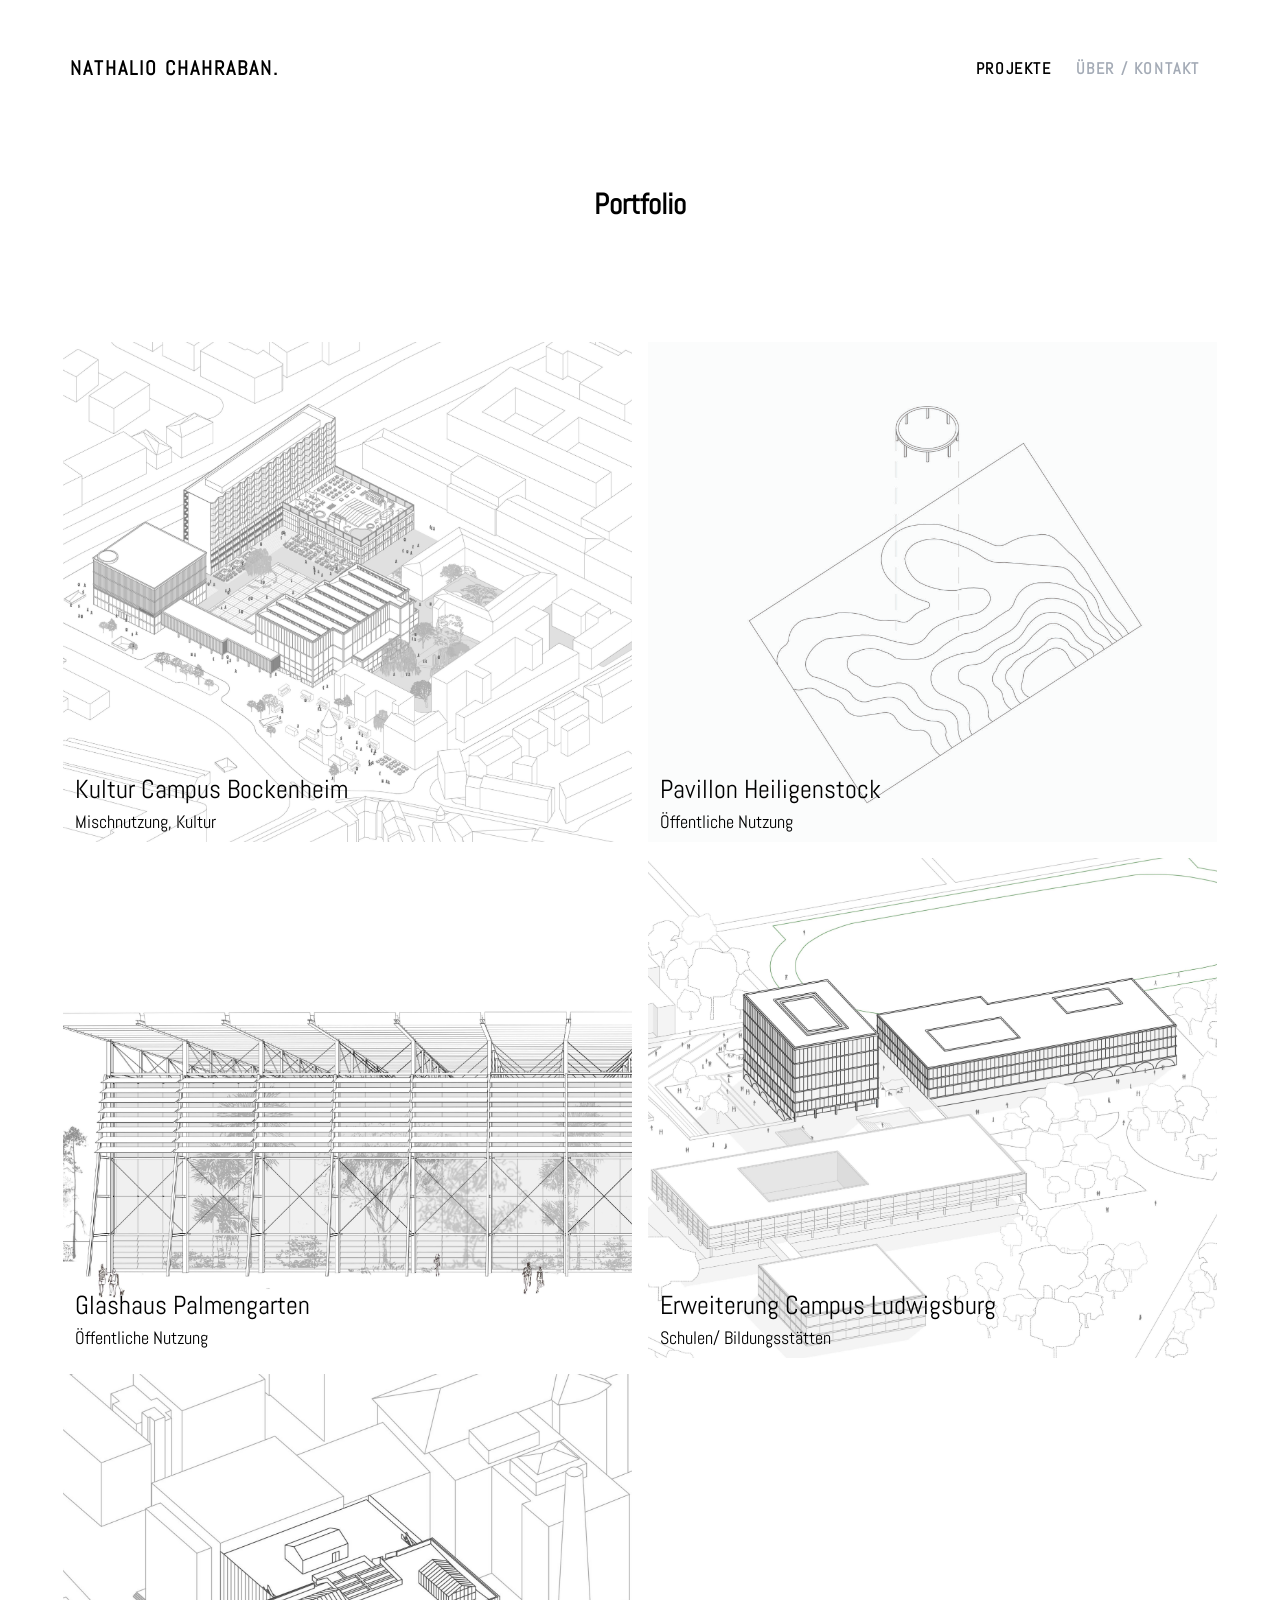
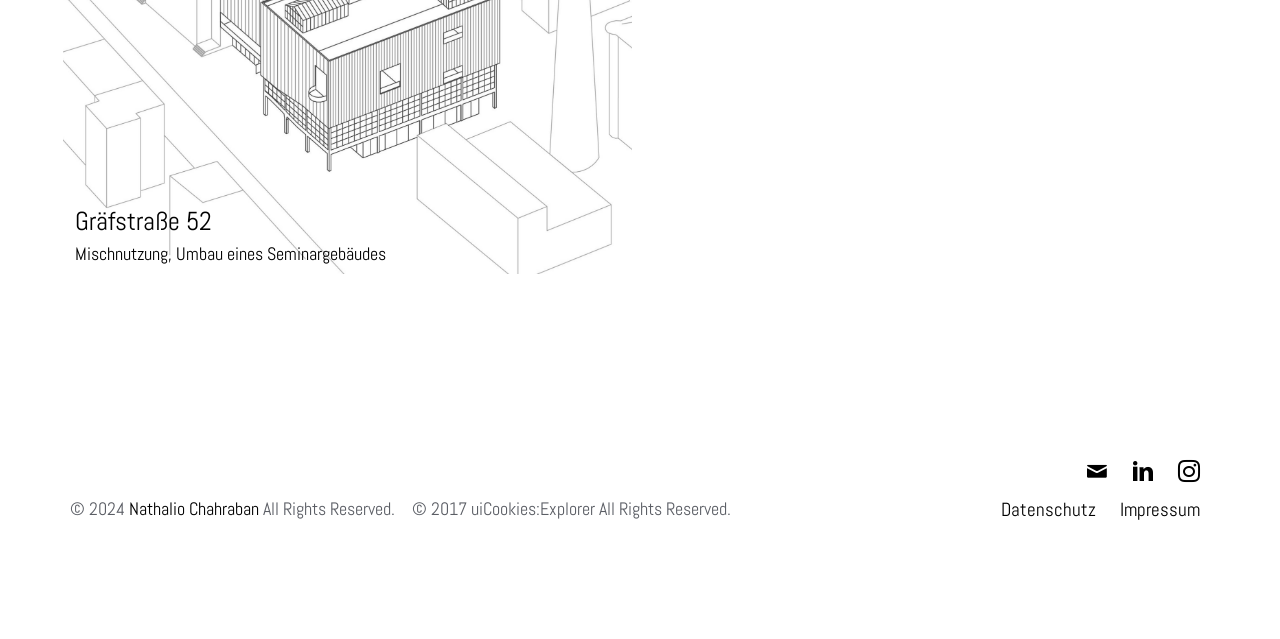
<file: index.html>
<!DOCTYPE html>
<html lang="en">
  <head>
    <meta charset="utf-8">
    <meta name="viewport" content="width=device-width, initial-scale=1">
    <title>Projekte | Nathalio Chahraban</title>
    
    <meta name="description" content="Portfolio">
	<meta name="keywords" content="Architektur, Architecture, Portfolio">
	<meta name="author" content="Nathalio Chahraban">	
	<meta property="og:title" content="Projekte | Nathalio Chahraban">  <!--#-->
	<meta property="og:description" content="Projekte von Nathalio Chahraban"> <!--#-->
	<meta property="og:url" content="#">  <!--#-->
	<meta property="og:locale" content="de_DE">
	<meta property="og:type" content="website">
	<meta property="og:site_name" content="Nathalio Chahraban">
	<link rel="icon" type="image/jpg" href="img/LogoNC.jpg" img="img/LogoNC.jpg"/>
    
    <link href="https://fonts.googleapis.com/css?family=Abel" rel="stylesheet">
    <link rel="stylesheet" href="css/styles-merged.css">
    <link rel="stylesheet" href="css/style.min.css">
    <link rel="stylesheet" href="css/custom.css">

    <meta name="google-site-verification" content="vlOow_27LltvTFLL6Vf3A-L2KyhU3dFssxjNwWQqyhc" />

  <script async src="https://www.googletagmanager.com/gtag/js?id=G-EHXX9FZ01V"></script>
  <script>
    window.dataLayer = window.dataLayer || [];
    function gtag(){dataLayer.push(arguments);}
    gtag('js', new Date());
    gtag('config', 'G-EHXX9FZ01V');
  </script>



    <!--[if lt IE 9]>
      <script src="js/vendor/html5shiv.min.js"></script>
      <script src="js/vendor/respond.min.js"></script>
    <![endif]-->
  </head>
  <body>

  <!-- START: header -->

  <header role="banner" class="probootstrap-header">
    <div class="container">
        <a href="index.html" class="probootstrap-logo">Nathalio Chahraban<span>.</span></a>
        
        <a href="#" class="probootstrap-burger-menu visible-xs"><i>Menu</i></a>
        <div class="mobile-menu-overlay"></div>

        <nav role="navigation" class="probootstrap-nav hidden-xs">
          <ul class="probootstrap-main-nav">
            <li class="active"><a href="index.html">Projekte</a></li>
            <li><a href="about.html">&Uuml;ber / Kontakt </a></li>
          </ul>
          <div class="extra-text visible-xs"> 
            <a href="#" class="probootstrap-burger-menu"><i>Menu</i></a>
            <ul class="social-buttons">
				      <li><a href="mailto:nathalio@web.de"><i class="icon-mail"></i></a></li> 
				      <li><a href="http://www.linkedin.com/in/nathalio-chahraban-"><i class="icon-linkedin"></i></a></li>
				      <li><a href="https://www.instagram.com/nathalio/"><i class="icon-instagram2"></i></a></li> 
            </ul>
          </div>
        </nav>
    </div>
  </header>
  <!-- END: header -->
  
  <div class="probootstrap-section">
    <div class="container text-center">
      <div class="row">
        <div class="col-md-6 col-md-offset-3 mb40">
          <h1><strong>Portfolio</strong></h1>  
            <br><br>
        </div>
      </div>

      <div class="row probootstrap-gutter16">
        <div class="col-md-6 probootstrap-animate" data-animate-effect="fadeIn">
          <a href="Kultur-Campus-Bockenheim.html" class="img-bg" style="background-image: url(img/prj/KCB/Kultur-Campus-Bockenheim-1_Web.jpg);">
            <div class="probootstrap-photo-details">
              <h2>Kultur Campus Bockenheim</h2>
              <p>Mischnutzung, Kultur</p>
            </div>
          </a>
        </div>
        <div class="col-md-6 probootstrap-animate" data-animate-effect="fadeIn">
          <a href="Pavillon-Heiligenstock.html" class="img-bg" style="background-image: url(img/prj/PV/Heiligenstock-Pavillon.jpg);">
            <div class="probootstrap-photo-details">
              <h2>Pavillon Heiligenstock</h2>
              <p>Öffentliche Nutzung</p>
            </div>
          </a>
        </div>
      </div>

      <div class="row probootstrap-gutter16">
        <div class="col-md-6 probootstrap-animate" data-animate-effect="fadeIn">
          <a href="Glasshaus-Palmengarten.html" class="img-bg" style="background-image: url(img/prj/PG/PalmenGarten_Web.jpg);">
            <div class="probootstrap-photo-details">
              <h2>Glashaus Palmengarten</h2>
              <p>Öffentliche Nutzung</p>
            </div>
          </a>
        </div>
        <div class="col-md-6 probootstrap-animate" data-animate-effect="fadeIn">
          <a href="Erweiterung-Campus-Ludwigsburg.html" class="img-bg" style="background-image: url(img/prj/LB/Ludwigsburg_Web.jpg);">
            <div class="probootstrap-photo-details">
              <h2>Erweiterung Campus Ludwigsburg</h2>
              <p>Schulen/ Bildungsstätten</p>
            </div>
          </a>
        </div>
      </div>

            <div class="row probootstrap-gutter16">
        <div class="col-md-6 probootstrap-animate" data-animate-effect="fadeIn">
          <a href="Gräfstraße-52.html" class="img-bg" style="background-image: url(img/prj/GS/Gräfstraße-52_0.jpg);">
            <div class="probootstrap-photo-details">
              <h2>Gräfstraße 52</h2>
              <p>Mischnutzung, Umbau eines Seminargebäudes</p>
            </div>
          </a>
        </div>
        <div class="col-md-6 probootstrap-animate" data-animate-effect="fadeIn">
          <a href="In-Rinde-gehüllt.html" class="img-bg" style="background-image: url(img/prj/RG/In-Rinde-gehüllt_1.jpg);">
            <div class="probootstrap-photo-details">
              <h2>In Rinde gehüllt</h2>
              <p>Nachhaltigkeit, Bau im Bestand</p>
            </div>
          </a>
        </div>
      </div>
      
    </div>
  </div>

  <footer class="probootstrap-footer" role="contentinfo">
    <div class="container">
      <div class="row">
        <div class="col-md-12">
          <ul class="probootstrap-social">
              <li><a href="mailto:nathalio@web.de"><i class="icon-mail"></i></a></li> 
              <li><a href="http://www.linkedin.com/in/nathalio-chahraban-"><i class="icon-linkedin"></i></a></li>
              <li><a href="https://www.instagram.com/nathalio/"><i class="icon-instagram2"></i></a></li> 
          </ul>
        </div>
      </div>
        
    <div class="row">
	  <div class="col-md-12">
    <p class="probootstrap-copyright">&copy; 2024 <a href="https://nathalio.de/">Nathalio Chahraban </a> All Rights Reserved. &ensp; &copy; 2017 uiCookies:Explorer All Rights Reserved.</p>
		<ul class="probootstrap-social">
			<li><a href="datenschutzerklaerung.html" style="font-size:19px">Datenschutz</a></li>
			<li><a href="impressum.html" style="font-size:19px">Impressum</a></li>
		</ul>
	  </div>
	  </div> 
        
    </div>
  </footer>

  <div class="gototop js-top">
    <a href="#" class="js-gotop"><i class="icon-chevron-thin-up"></i></a>
  </div>
  

  <script src="js/scripts.min.js"></script>
  <script src="js/main.min.js"></script>
  <script src="js/custom.js"></script>

  </body>
</html>
</file>
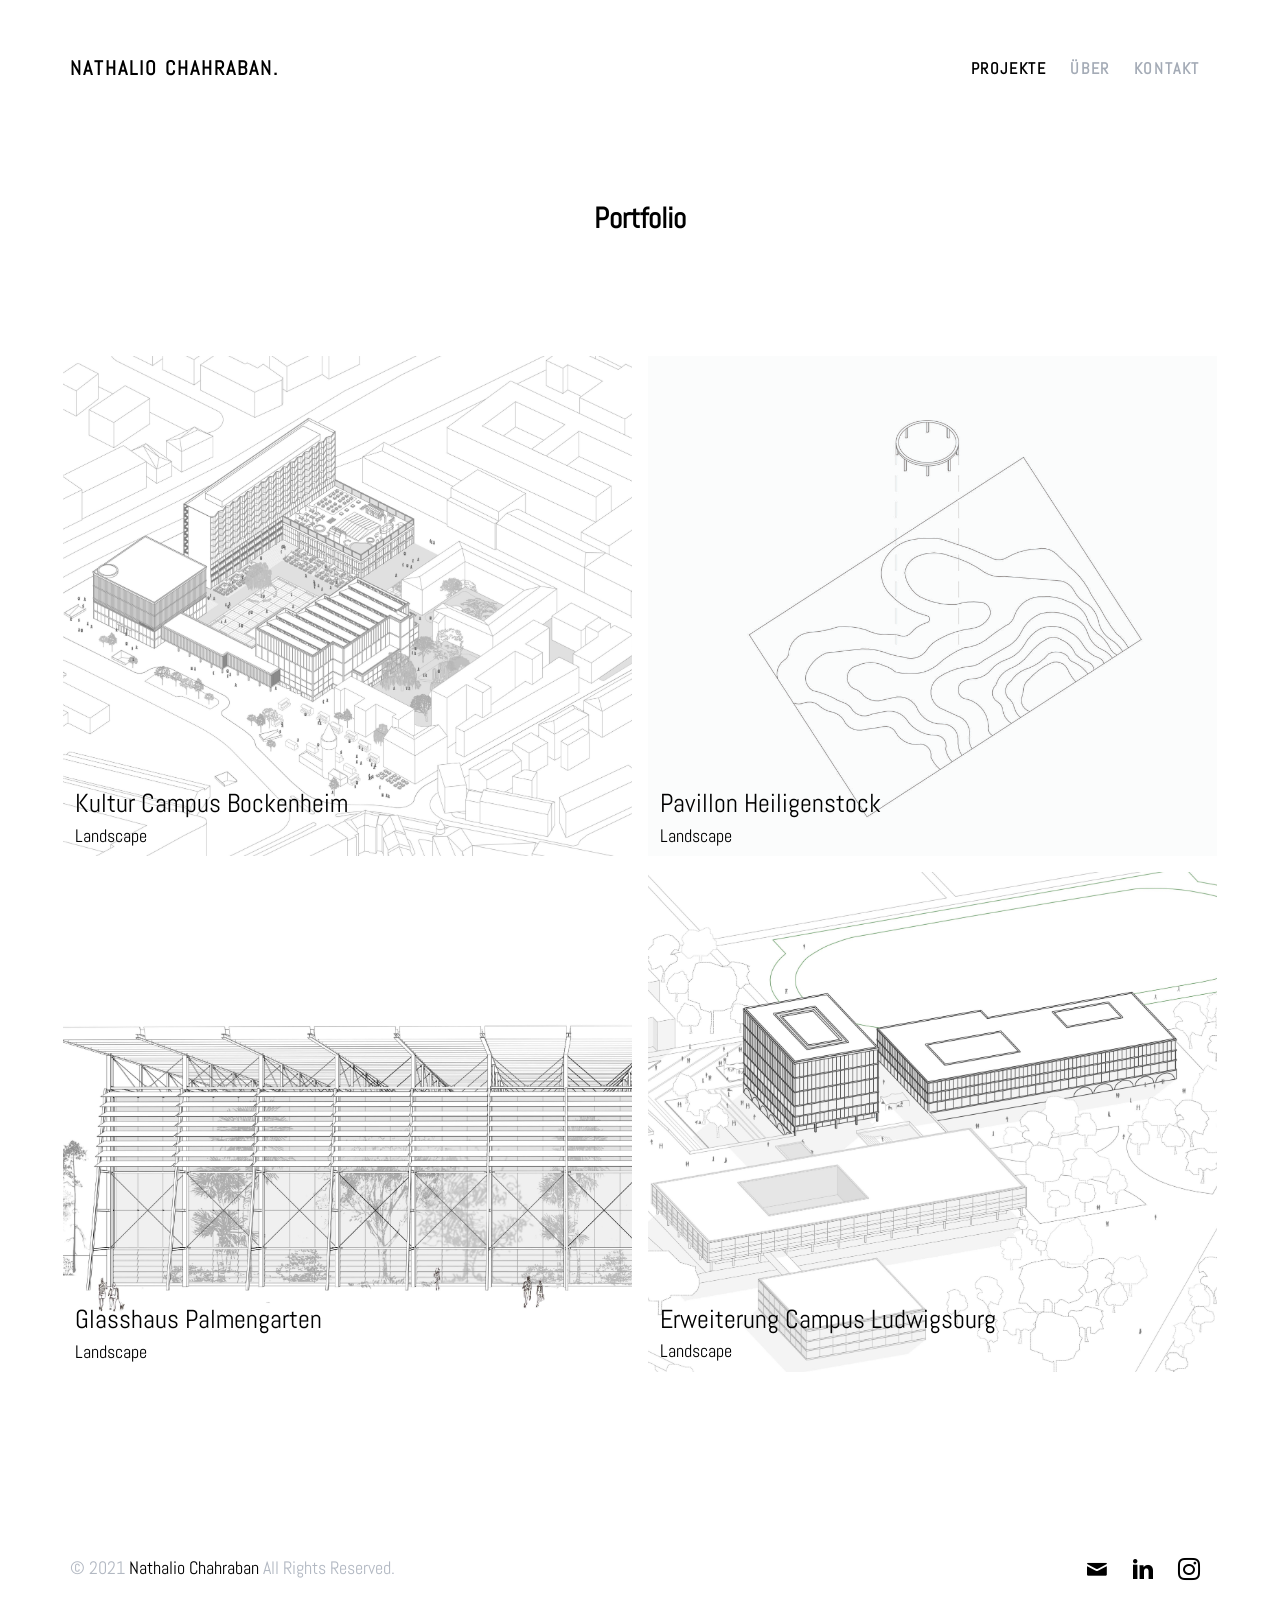
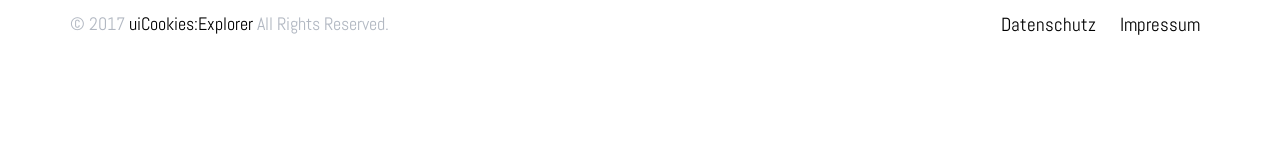
<file: explorer/index.html>
<!DOCTYPE html>
<html lang="en">
  <head>
    <meta charset="utf-8">
    <meta name="viewport" content="width=device-width, initial-scale=1">
    <title>Projekte | Nathalio Chahraban</title>
    <meta name="description" content="Free Bootstrap Theme by uicookies.com">
    <meta name="keywords" content="free website templates, free bootstrap themes, free template, free bootstrap, free website template">
    
    <meta name="description" content="Portfolio">
	<meta name="keywords" content="Architektur, Architecture, Portfolio">
	<meta name="author" content="Nathalio Chahraban">	
	<meta property="og:title" content="Projekte | Nathalio Chahraban">  <!--#-->
	<meta property="og:description" content="Projekte von Nathalio Chahraban"> <!--#-->
	<meta property="og:url" content="#">  <!--#-->
	<meta property="og:locale" content="de_DE">
	<meta property="og:type" content="website">
	<meta property="og:site_name" content="Nathalio Chahraban">
	<link rel="icon" type="image/jpg" href="img/LogoNC.jpg" img="img/LogoNC.jpg"/>
    
    <link href="https://fonts.googleapis.com/css?family=Abel" rel="stylesheet">
    <link rel="stylesheet" href="css/styles-merged.css">
    <link rel="stylesheet" href="css/style.min.css">
    <link rel="stylesheet" href="css/custom.css">

    <!--[if lt IE 9]>
      <script src="js/vendor/html5shiv.min.js"></script>
      <script src="js/vendor/respond.min.js"></script>
    <![endif]-->
  </head>
  <body>

  <!-- START: header -->

  <header role="banner" class="probootstrap-header">
    <div class="container">
      <!--  <a href="index.html" class="probootstrap-logo" style="background-image: url(img/LogoNC.jpg);"></a> -->
        <a href="index.html" class="probootstrap-logo">Nathalio Chahraban<span>.</span></a>
        
         <a class="navbar-brand" href="index.html">
            <div class="logo-image">
            <img src="img/LogoNC.jpg">
            </div>
        </a>
        
        <a href="#" class="probootstrap-burger-menu visible-xs" ><i>Menu</i></a>
        <div class="mobile-menu-overlay"></div>

        <nav role="navigation" class="probootstrap-nav hidden-xs">
          <ul class="probootstrap-main-nav">
            <li class="active"><a href="index.html">Projekte</a></li>
            <li><a href="about.html">&Uuml;ber</a></li>
            <li><a href="contact.html">Kontakt</a></li>
          </ul>
          <div class="extra-text visible-xs"> 
            <a href="#" class="probootstrap-burger-menu"><i>Menu</i></a>
            <ul class="social-buttons">
				<li><a href="mailto:nathalio@web.de"><i class="icon-mail"></i></a></li> 
				<li><a href="https://www.linkedin.com/in/nathalio-chahraban"><i class="icon-linkedin"></i></a></li>
				<li><a href="https://www.instagram.com/nathalio/"><i class="icon-instagram2"></i></a></li> 
            </ul>
          </div>
        </nav>
    </div>
  </header>
  <!-- END: header -->
  
  <div class="probootstrap-section">
    <div class="container text-center">
      <div class="row">
        <div class="col-md-6 col-md-offset-3 mb40">
          <h1><strong>Portfolio</strong></h1>  
            <br><br>
        </div>
      </div>

      <div class="row probootstrap-gutter16">
        <div class="col-md-6 probootstrap-animate" data-animate-effect="fadeIn">
          <a href="Kultur-Campus-Bockenheim.html" class="img-bg" style="background-image: url(img/prj/KCB/Kultur-Campus-Bockenheim-1_Web.jpg);">
            <div class="probootstrap-photo-details">
              <h2>Kultur Campus Bockenheim</h2>
              <p>Landscape</p>
            </div>
          </a>
        </div>
        <div class="col-md-6 probootstrap-animate" data-animate-effect="fadeIn">
          <a href="Pavillon-Heiligenstock.html" class="img-bg" style="background-image: url(img/prj/PV/Heiligenstock-Pavillon.jpg);">
            <div class="probootstrap-photo-details">
              <h2>Pavillon Heiligenstock</h2>
              <p>Landscape</p>
            </div>
          </a>
        </div>
      </div>

      <div class="row probootstrap-gutter16">
        <div class="col-md-6 probootstrap-animate" data-animate-effect="fadeIn">
          <a href="Glasshaus-Palmengarten.html" class="img-bg" style="background-image: url(img/prj/PG/PalmenGarten_Web.jpg);">
            <div class="probootstrap-photo-details">
              <h2>Glasshaus Palmengarten</h2>
              <p>Landscape</p>
            </div>
          </a>
        </div>
        <div class="col-md-6 probootstrap-animate" data-animate-effect="fadeIn">
          <a href="Erweiterung-Campus-Ludwigsburg.html" class="img-bg" style="background-image: url(img/prj/LB/Ludwigsburg_Web.jpg);">
            <div class="probootstrap-photo-details">
              <h2>Erweiterung Campus Ludwigsburg</h2>
              <p>Landscape</p>
            </div>
          </a>
        </div>
      </div>
      
    </div>
  </div>

  <footer class="probootstrap-footer" role="contentinfo">
    <div class="container">
      <div class="row">
        <div class="col-md-12">
          <p class="probootstrap-copyright">&copy; 2021 <a href="https://index.html">Nathalio Chahraban</a> All Rights Reserved.</p>
          <ul class="probootstrap-social">
              <li><a href="mailto:nathalio@web.de"><i class="icon-mail"></i></a></li> 
              <li><a href="https://www.linkedin.com/in/nathalio-chahraban"><i class="icon-linkedin"></i></a></li>
              <li><a href="https://www.instagram.com/nathalio/"><i class="icon-instagram2"></i></a></li> 
          </ul>
        </div>
      </div>
        
    <div class="row">
	  <div class="col-md-12">
	  <p class="probootstrap-copyright">&copy; 2017 <a href="https://uicookies.com/">uiCookies:Explorer</a> All Rights Reserved.</p>
		<ul class="probootstrap-social">
			<li><a href="Datenschutz.html" style="font-size:19px">Datenschutz</a></li>
			<li><a href="impressum.html" style="font-size:19px">Impressum</a></li>
		</ul>
	  </div>
	  </div> 
        
    </div>
  </footer>

  <div class="gototop js-top">
    <a href="#" class="js-gotop"><i class="icon-chevron-thin-up"></i></a>
  </div>
  

  <script src="js/scripts.min.js"></script>
  <script src="js/main.min.js"></script>
  <script src="js/custom.js"></script>

  </body>
</html>
</file>
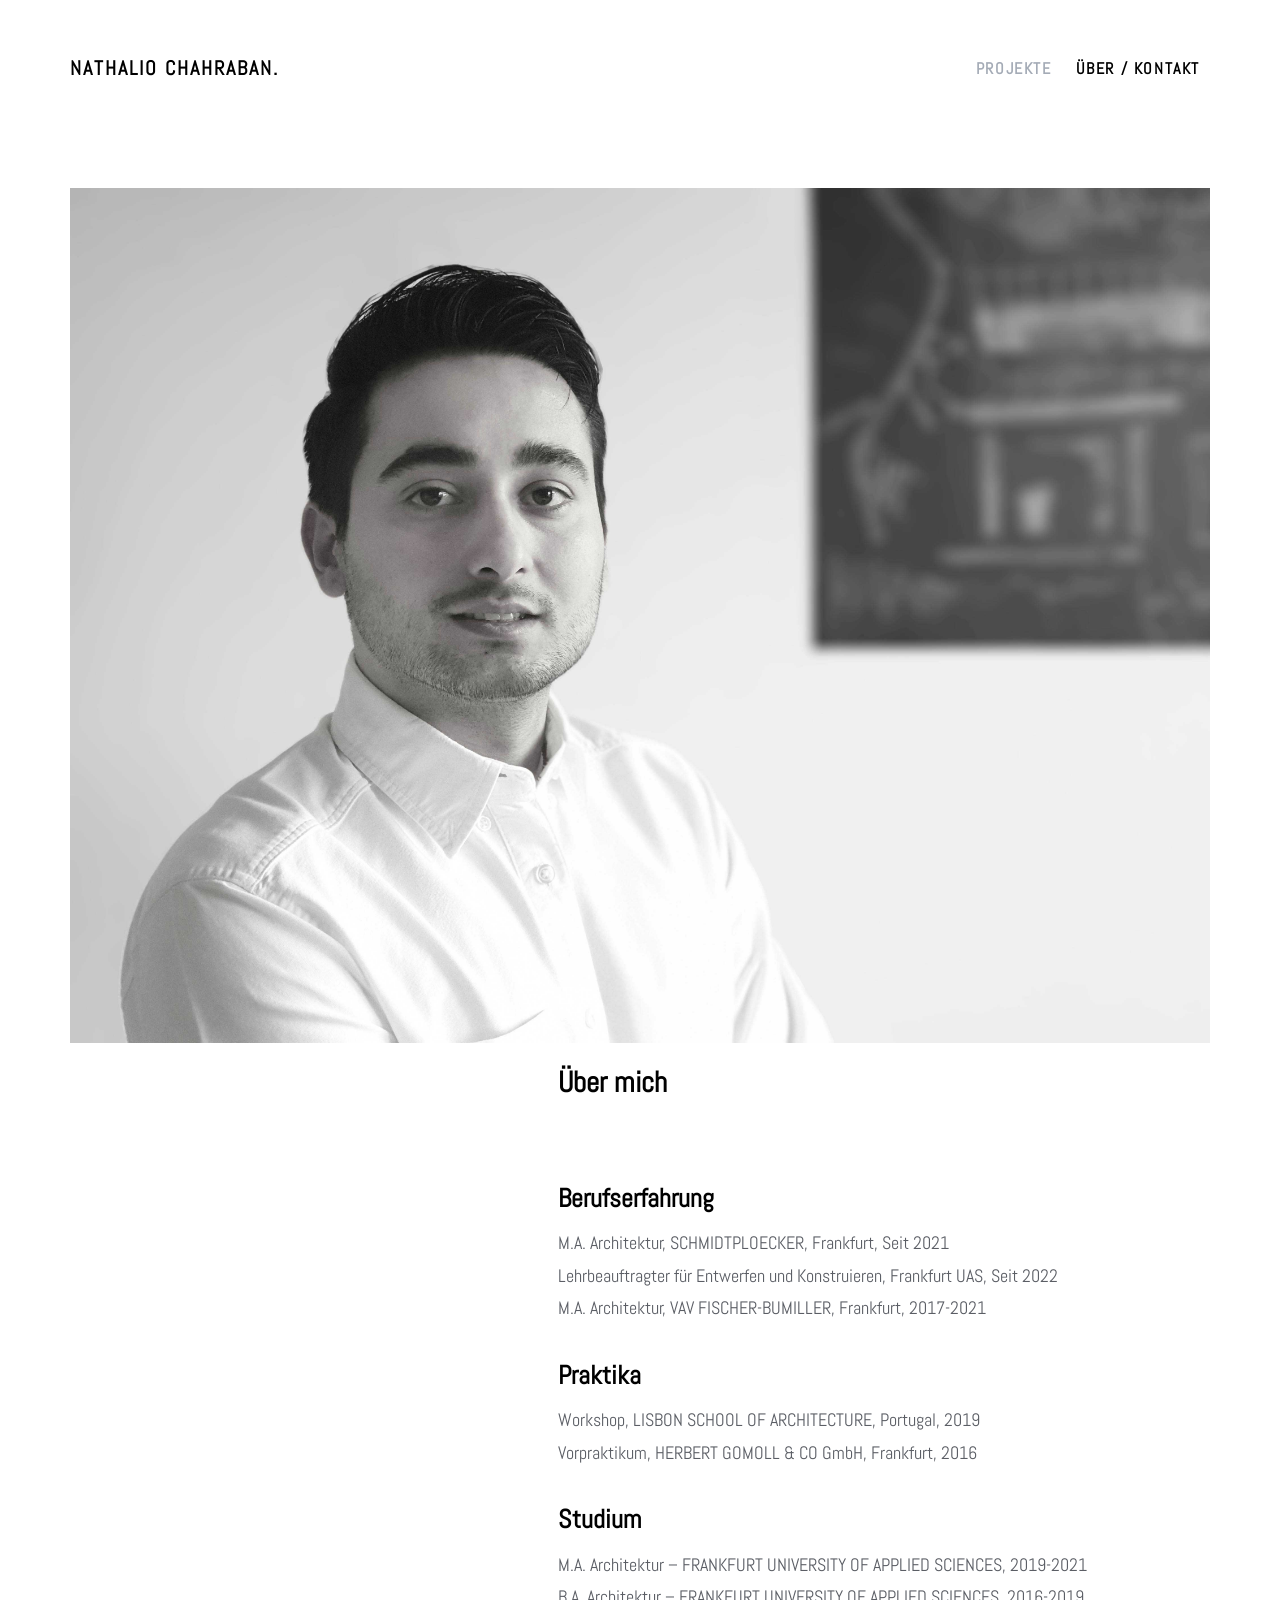
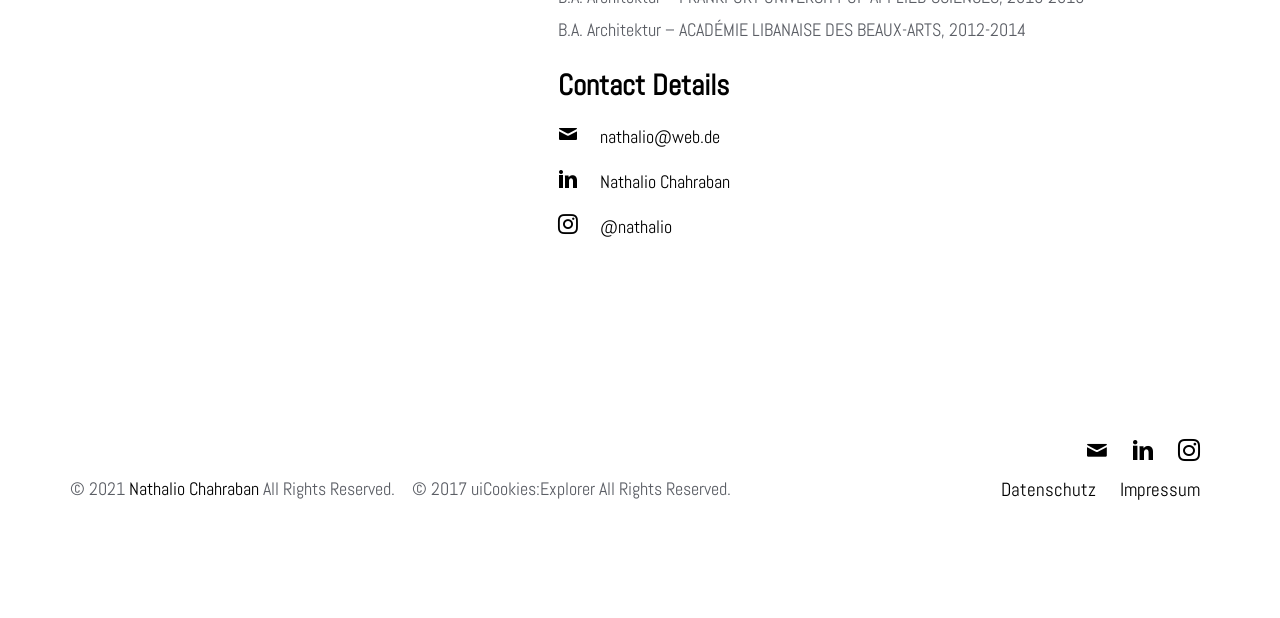
<file: about.html>
<!DOCTYPE html>
<html lang="en">
  <head>
    <meta charset="utf-8">
    <meta name="viewport" content="width=device-width, initial-scale=1">
    <title>&Uuml;ber | Nathalio Chahraban</title>
    
    <meta name="description" content="Portfolio">
	<meta name="keywords" content="Architektur, Architecture, Portfolio">
	<meta name="author" content="Nathalio Chahraban">	
	<meta property="og:title" content="Über | Nathalio Chahraban">  <!--#-->
	<meta property="og:description" content="Über Nathalio Chahraban"> <!--#-->
	<meta property="og:url" content="#">  <!--#-->
	<meta property="og:locale" content="de_DE">
	<meta property="og:type" content="website">
	<meta property="og:site_name" content="Nathalio Chahraban">
	<link rel="icon" type="image/jpg" href="img/LogoNC.jpg" img="img/LogoNC.jpg"/>
      
    <link href="https://fonts.googleapis.com/css?family=Abel" rel="stylesheet">
    <link rel="stylesheet" href="css/styles-merged.css">
    <link rel="stylesheet" href="css/style.min.css">
    <link rel="stylesheet" href="css/custom.css">

<meta name="google-site-verification" content="vlOow_27LltvTFLL6Vf3A-L2KyhU3dFssxjNwWQqyhc" />

      <script async src="https://www.googletagmanager.com/gtag/js?id=G-EHXX9FZ01V"></script>
  <script>
    window.dataLayer = window.dataLayer || [];
    function gtag(){dataLayer.push(arguments);}
    gtag('js', new Date());
    gtag('config', 'G-EHXX9FZ01V');
  </script>


    <!--[if lt IE 9]>
      <script src="js/vendor/html5shiv.min.js"></script>
      <script src="js/vendor/respond.min.js"></script>
    <![endif]-->
  </head>
  <body>

  <!-- START: header -->
  

  <header role="banner" class="probootstrap-header">
    <div class="container">
        <a href="index.html" class="probootstrap-logo">Nathalio Chahraban<span>.</span></a>
        
        <a href="#" class="probootstrap-burger-menu visible-xs" ><i>Menu</i></a>
        <div class="mobile-menu-overlay"></div>

        <nav role="navigation" class="probootstrap-nav hidden-xs">
          <ul class="probootstrap-main-nav">
            <li><a href="index.html">Projekte</a></li>
            <li class="active"><a href="about.html">&Uuml;ber / Kontakt </a></li>
          </ul>
          <div class="extra-text visible-xs"> 
            <a href="#" class="probootstrap-burger-menu"><i>Menu</i></a>
            <ul class="social-buttons">
              <li><a href="mailto:nathalio@web.de"><i class="icon-mail"></i></a></li> 
              <li><a href="http://www.linkedin.com/in/nathalio-chahraban-"><i class="icon-linkedin"></i></a></li>
              <li><a href="https://www.instagram.com/nathalio/"><i class="icon-instagram2"></i></a></li> 
            </ul>
          </div>
        </nav>
    </div>
  </header>
  <!-- END: header -->

  <section class="probootstrap-section">
    <div class="container">
      <div class="row">
        <div class="col-md-12">
          <p><img src="img/20210424_194144_P_BWcW.jpg" class="img-responsive" alt="Nathalio Chahraban"></p>
        </div>
      </div>
      <div class="row">
        <div class="col-md-7 col-md-push-5">
            <h1><strong>Über mich</strong></h1>
            <br>

            <h2><strong>Berufserfahrung</strong></h2>
	    <p>M.A. Architektur, SCHMIDTPLOECKER, Frankfurt, Seit 2021<br>
	    Lehrbeauftragter f&uuml;r Entwerfen und Konstruieren, Frankfurt UAS, Seit 2022<br>
            M.A. Architektur, VAV FISCHER-BUMILLER, Frankfurt, 2017-2021</p>

            <h2><strong>Praktika</strong></h2>
            <p>Workshop, LISBON SCHOOL OF ARCHITECTURE, Portugal, 2019 <br>
            Vorpraktikum, HERBERT GOMOLL & CO GmbH, Frankfurt, 2016</p>

            <h2><strong>Studium</strong></h2>
            <p>M.A. Architektur – FRANKFURT UNIVERSITY OF APPLIED SCIENCES, 2019-2021 <br>
            B.A.  Architektur – FRANKFURT UNIVERSITY OF APPLIED SCIENCES, 2016-2019 <br>
            B.A.  Architektur – ACADÉMIE LIBANAISE DES BEAUX-ARTS, 2012-2014<br>
            </p>

            <h1><strong>Contact Details</strong></h1>
            <ul class="with-icon colored">
            <li><a href="mailto:nathalio@web.de"><i class="icon-mail"></i><span>&emsp; nathalio@web.de</span></a></li>
            <li><a href="http://www.linkedin.com/in/nathalio-chahraban-"><i class="icon-linkedin"></i><span>&emsp; Nathalio Chahraban</span></a></li>
            <li><a href="https://www.instagram.com/nathalio/"><i class="icon-instagram2"></i><span>&emsp; @nathalio</span></a></li> 
          </ul>
          
        </div>
      </div>
    </div>
  </section>
  <!-- END section -->

  <footer class="probootstrap-footer" role="contentinfo">
    <div class="container">
      <div class="row">
        <div class="col-md-12">
          <ul class="probootstrap-social">
              <li><a href="mailto:nathalio@web.de"><i class="icon-mail"></i></a></li> 
              <li><a href="http://www.linkedin.com/in/nathalio-chahraban-"><i class="icon-linkedin"></i></a></li>
              <li><a href="https://www.instagram.com/nathalio/"><i class="icon-instagram2"></i></a></li> 
          </ul>
        </div>
      </div>
        
    <div class="row">
	  <div class="col-md-12">
      <p class="probootstrap-copyright">&copy; 2021 <a href="https://nathalio.de/">Nathalio Chahraban </a> All Rights Reserved. &ensp; &copy; 2017 uiCookies:Explorer All Rights Reserved.</p>
	  <!-- <p class="probootstrap-copyright">&copy; 2017 <a href="https://uicookies.com/">uiCookies:Explorer</a> All Rights Reserved.</p> -->
		<ul class="probootstrap-social">
			<li><a href="datenschutzerklaerung.html" style="font-size:19px">Datenschutz</a></li>
			<li><a href="impressum.html" style="font-size:19px">Impressum</a></li>
		</ul>
	  </div>
	  </div> 
        
    </div>
  </footer>

  <div class="gototop js-top">
    <a href="#" class="js-gotop"><i class="icon-chevron-thin-up"></i></a>
  </div>
  

  <script src="js/scripts.min.js"></script>
  <script src="js/main.min.js"></script>
  <script src="js/custom.js"></script>
  </body>
</html>
</file>
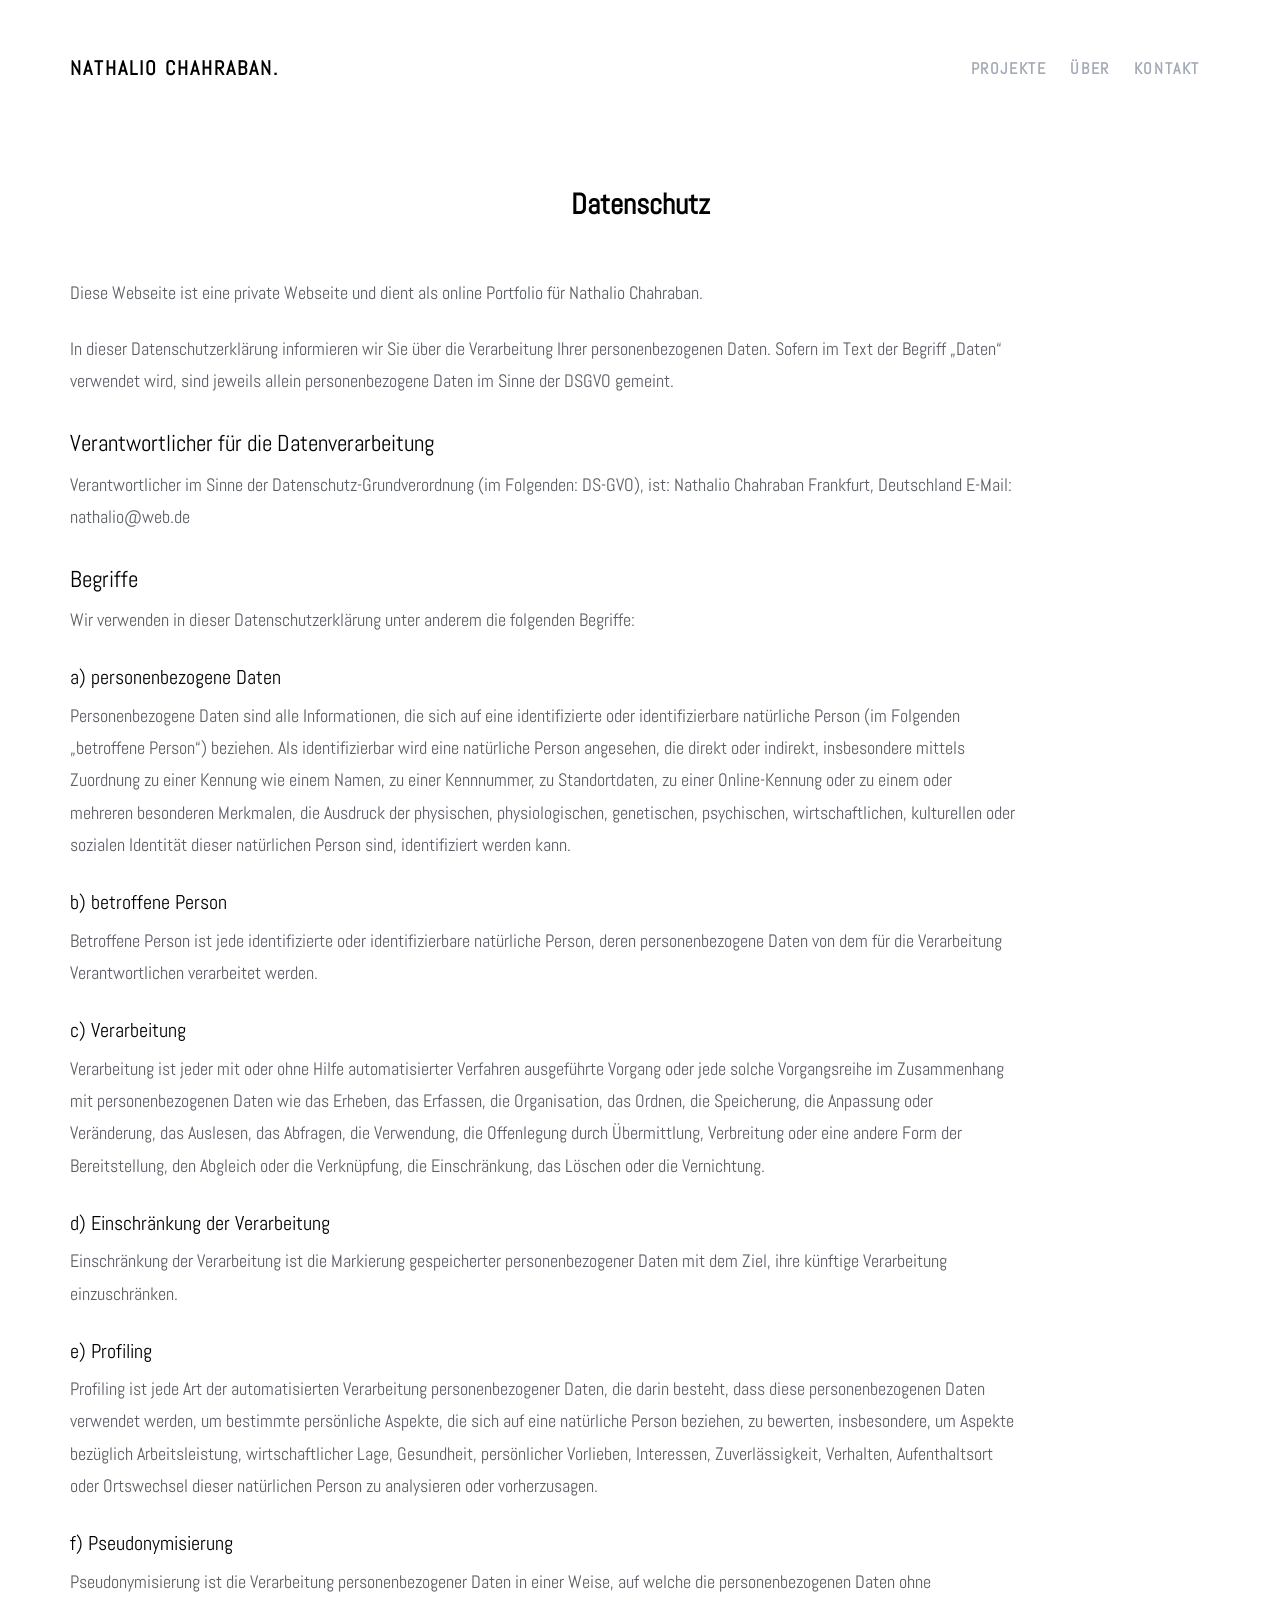
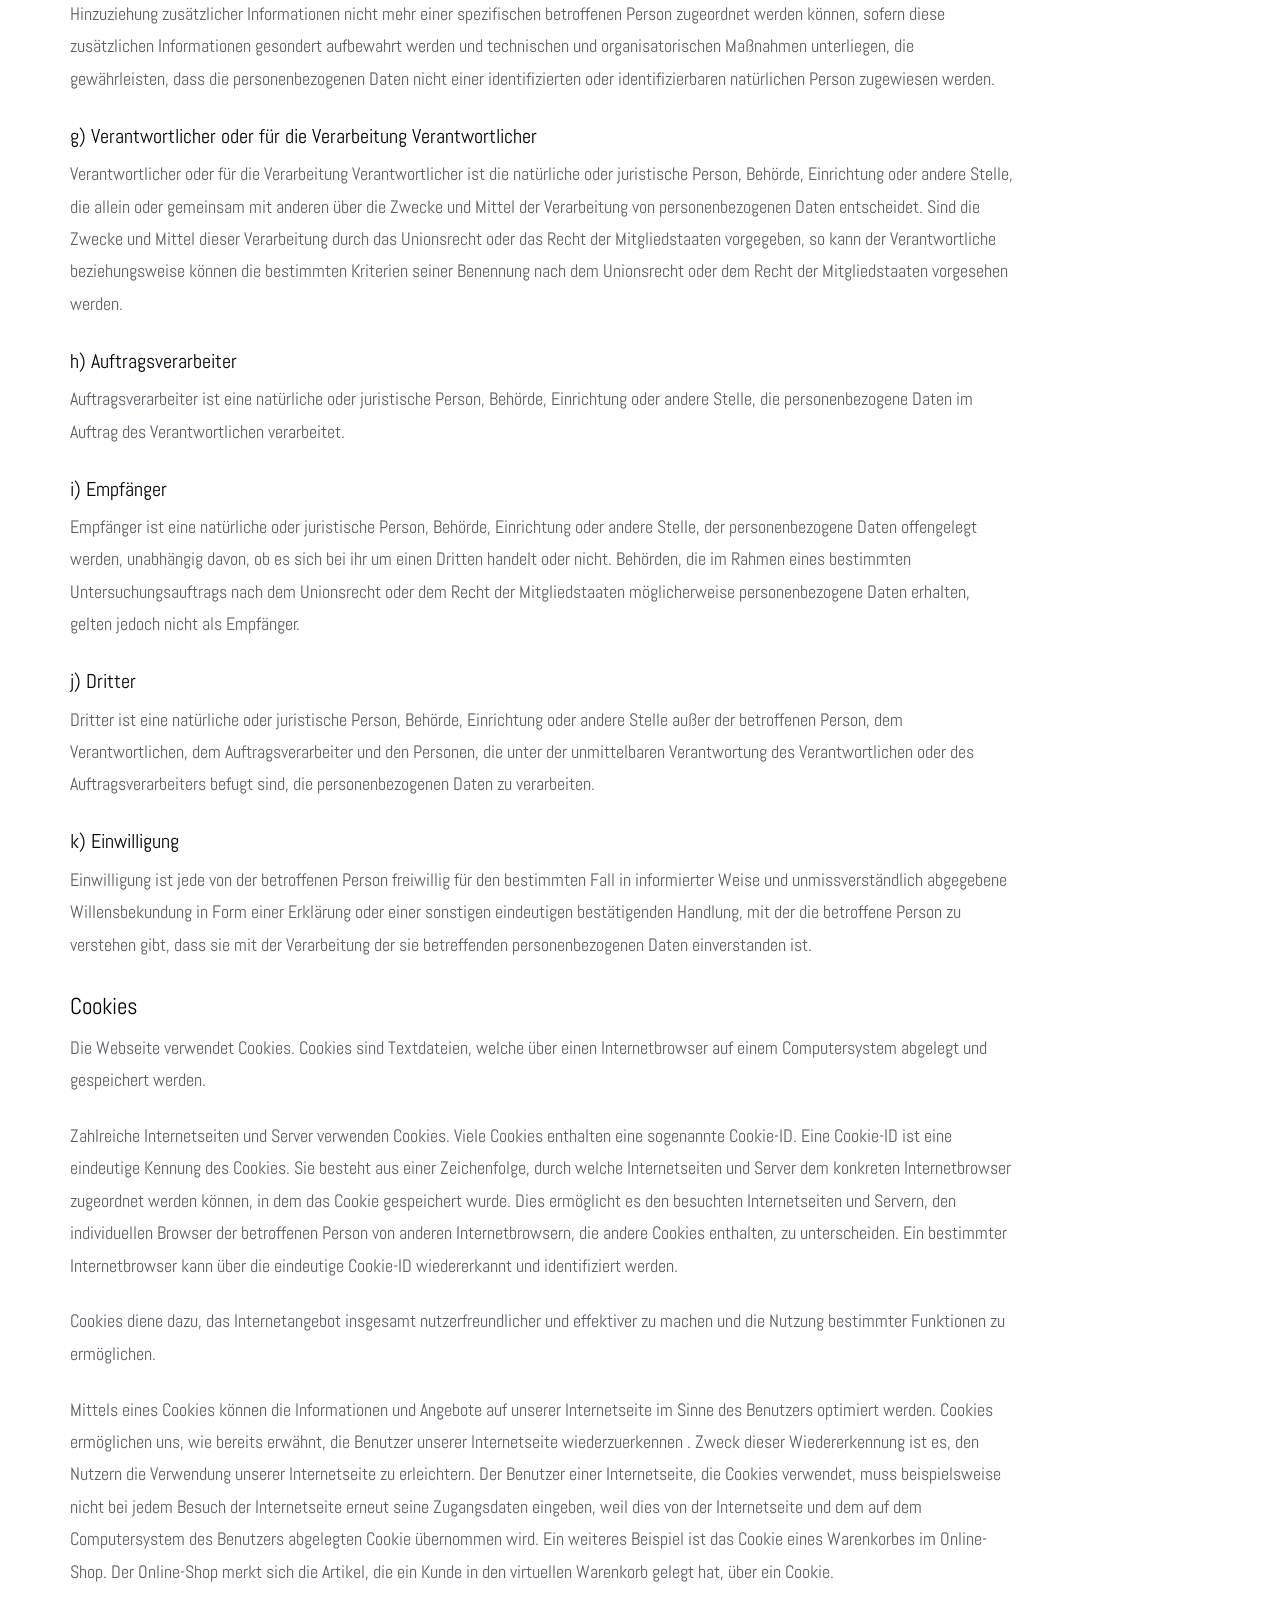
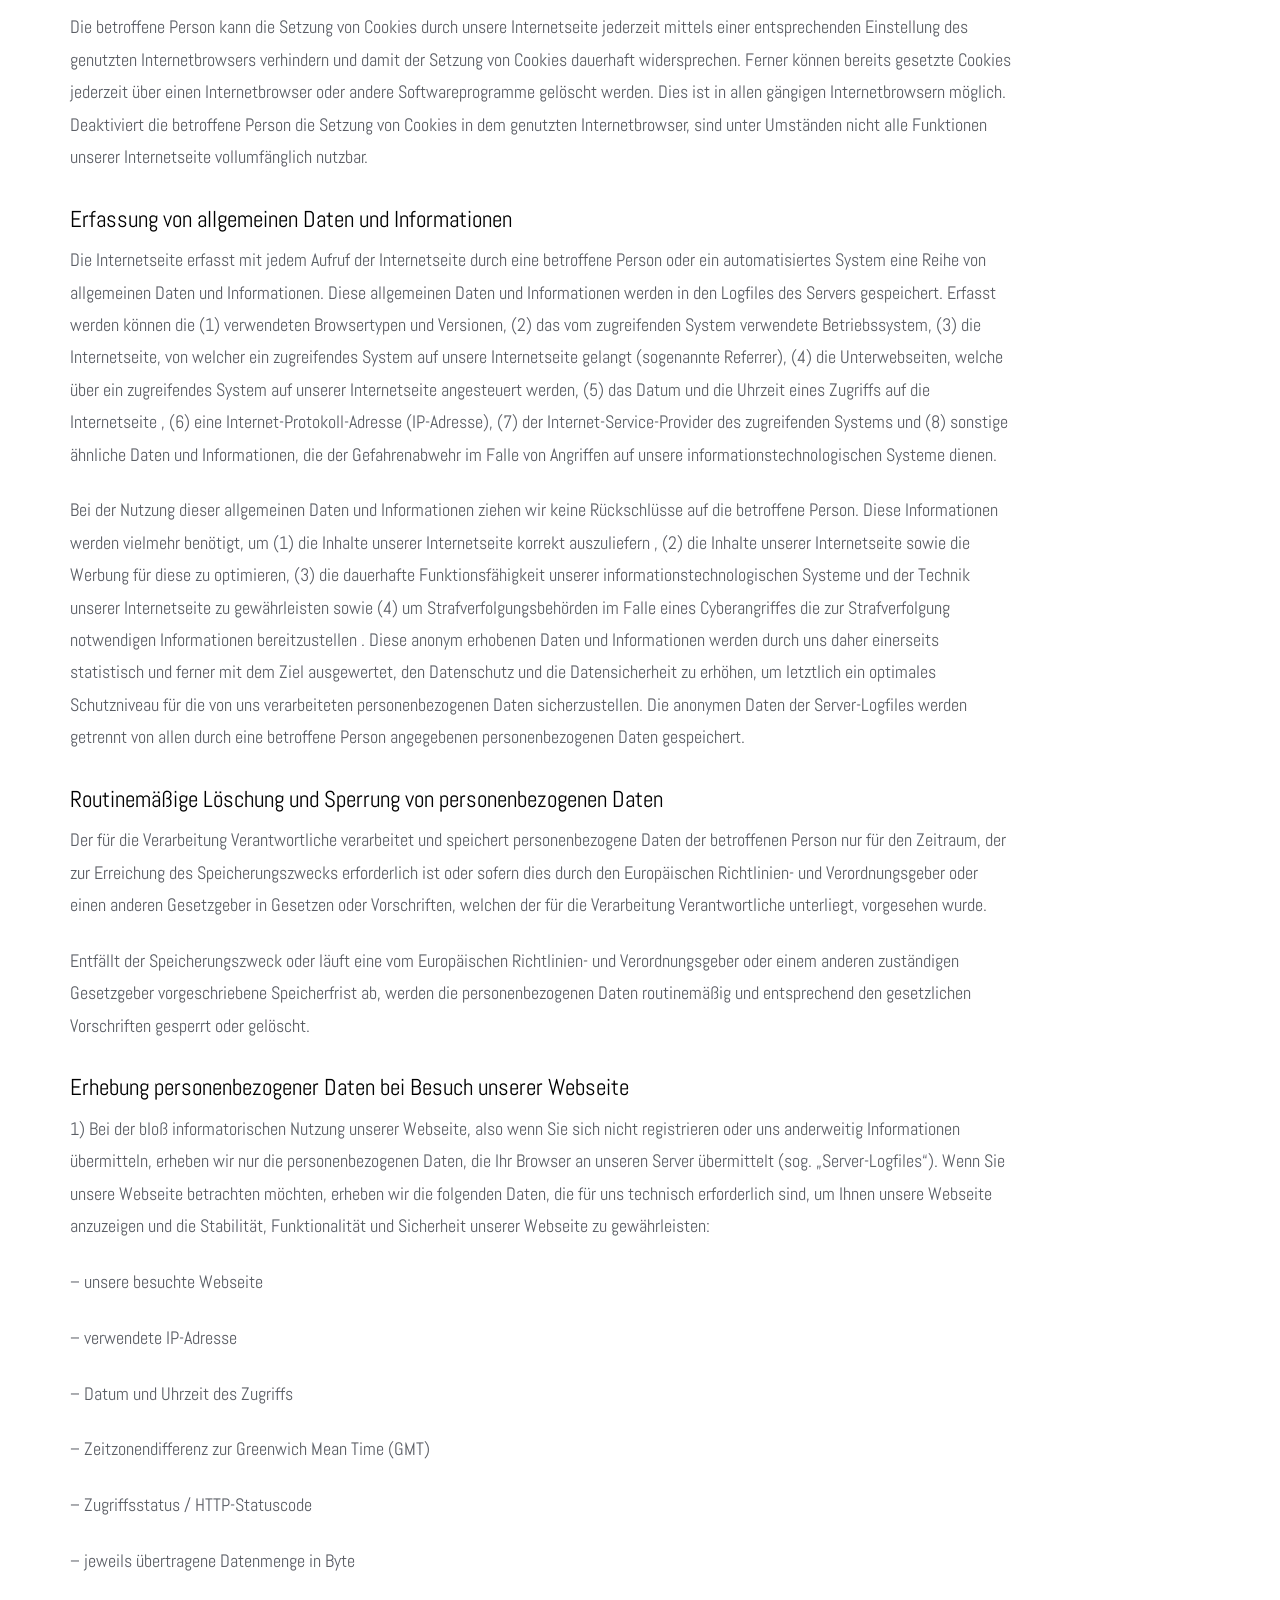
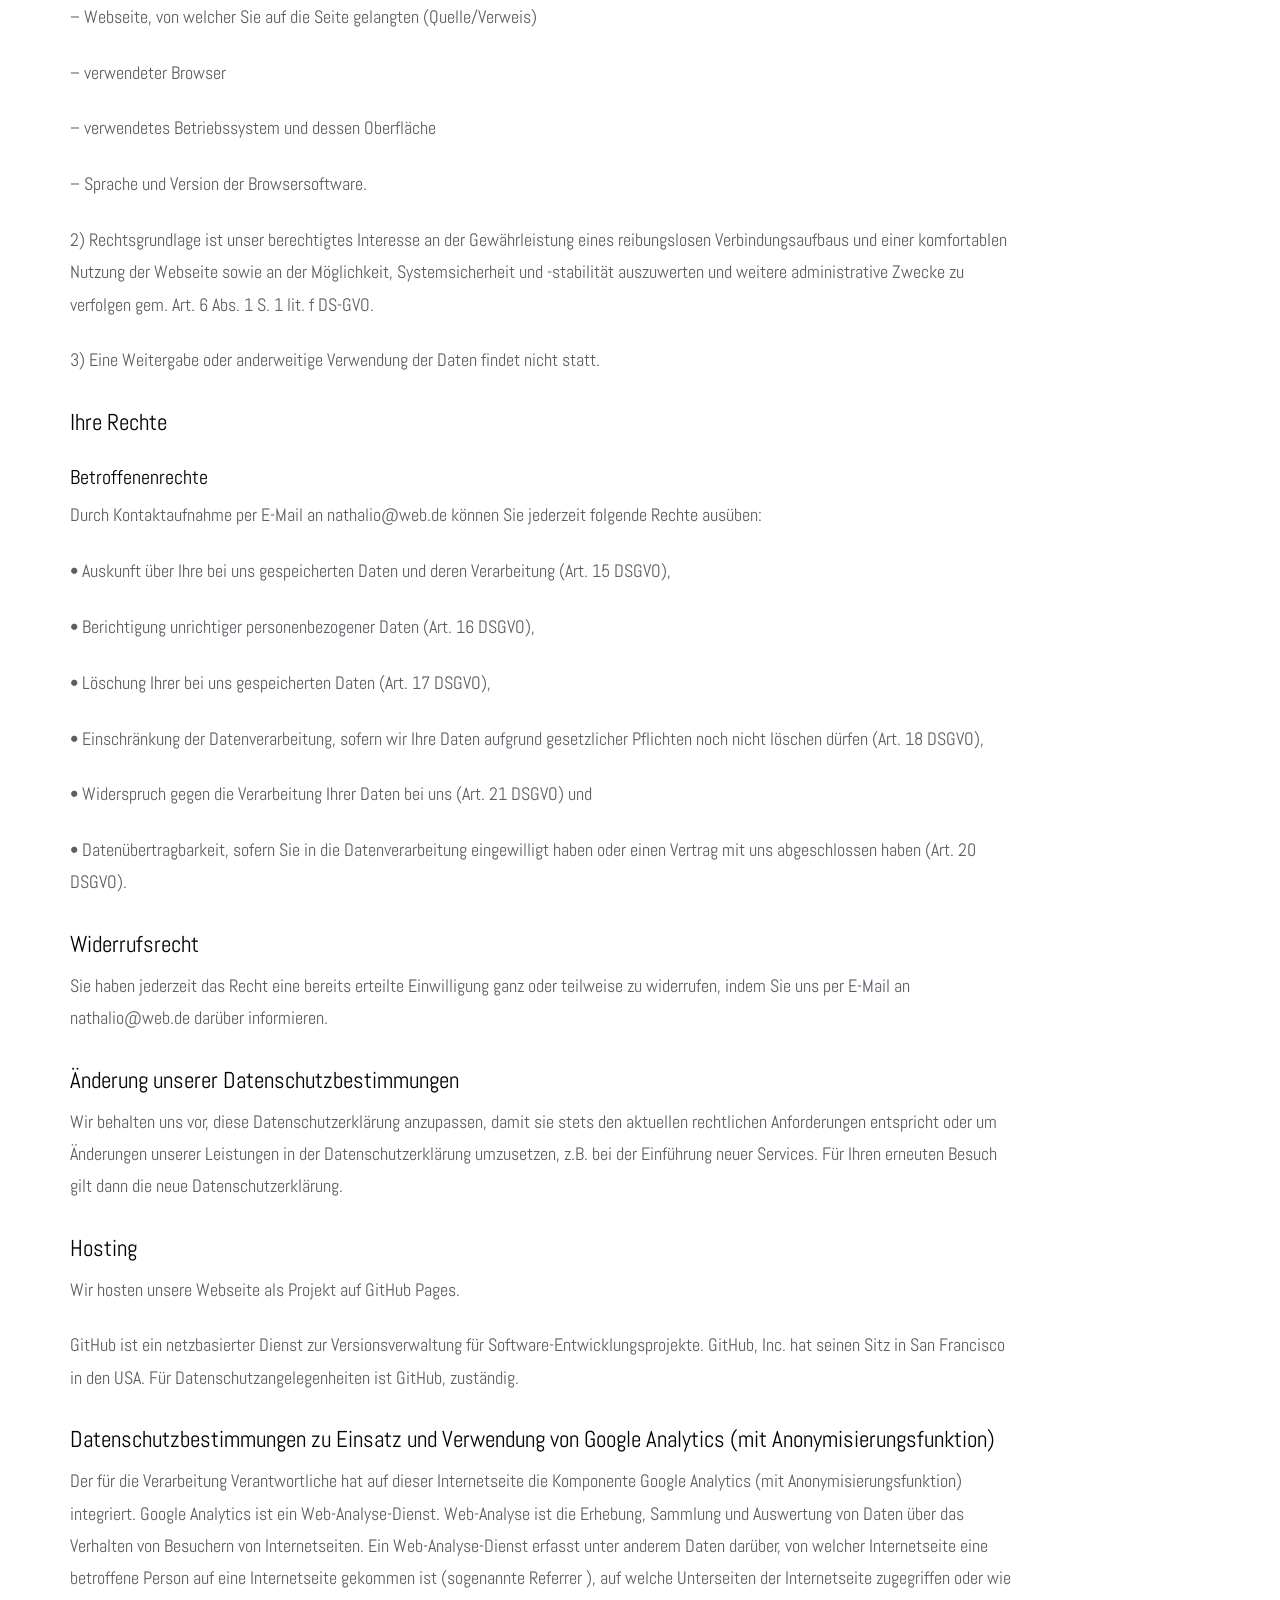
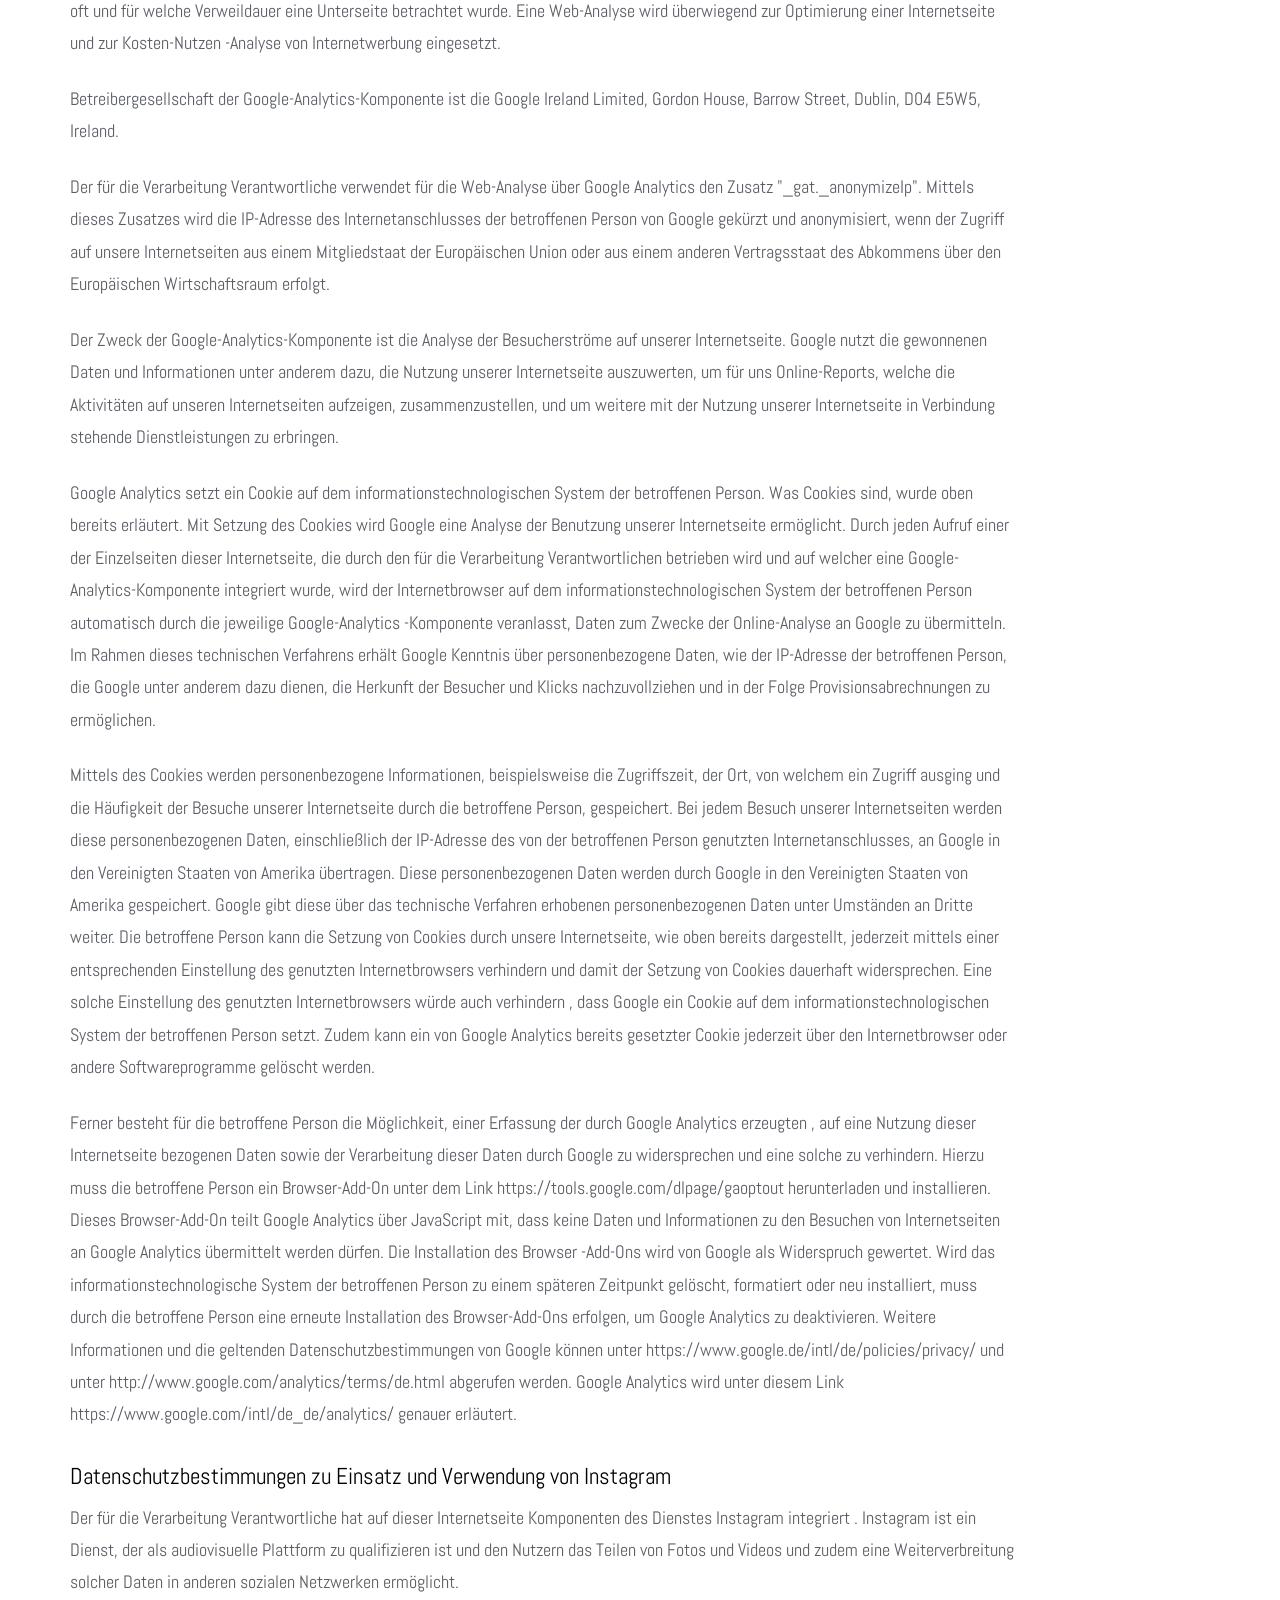
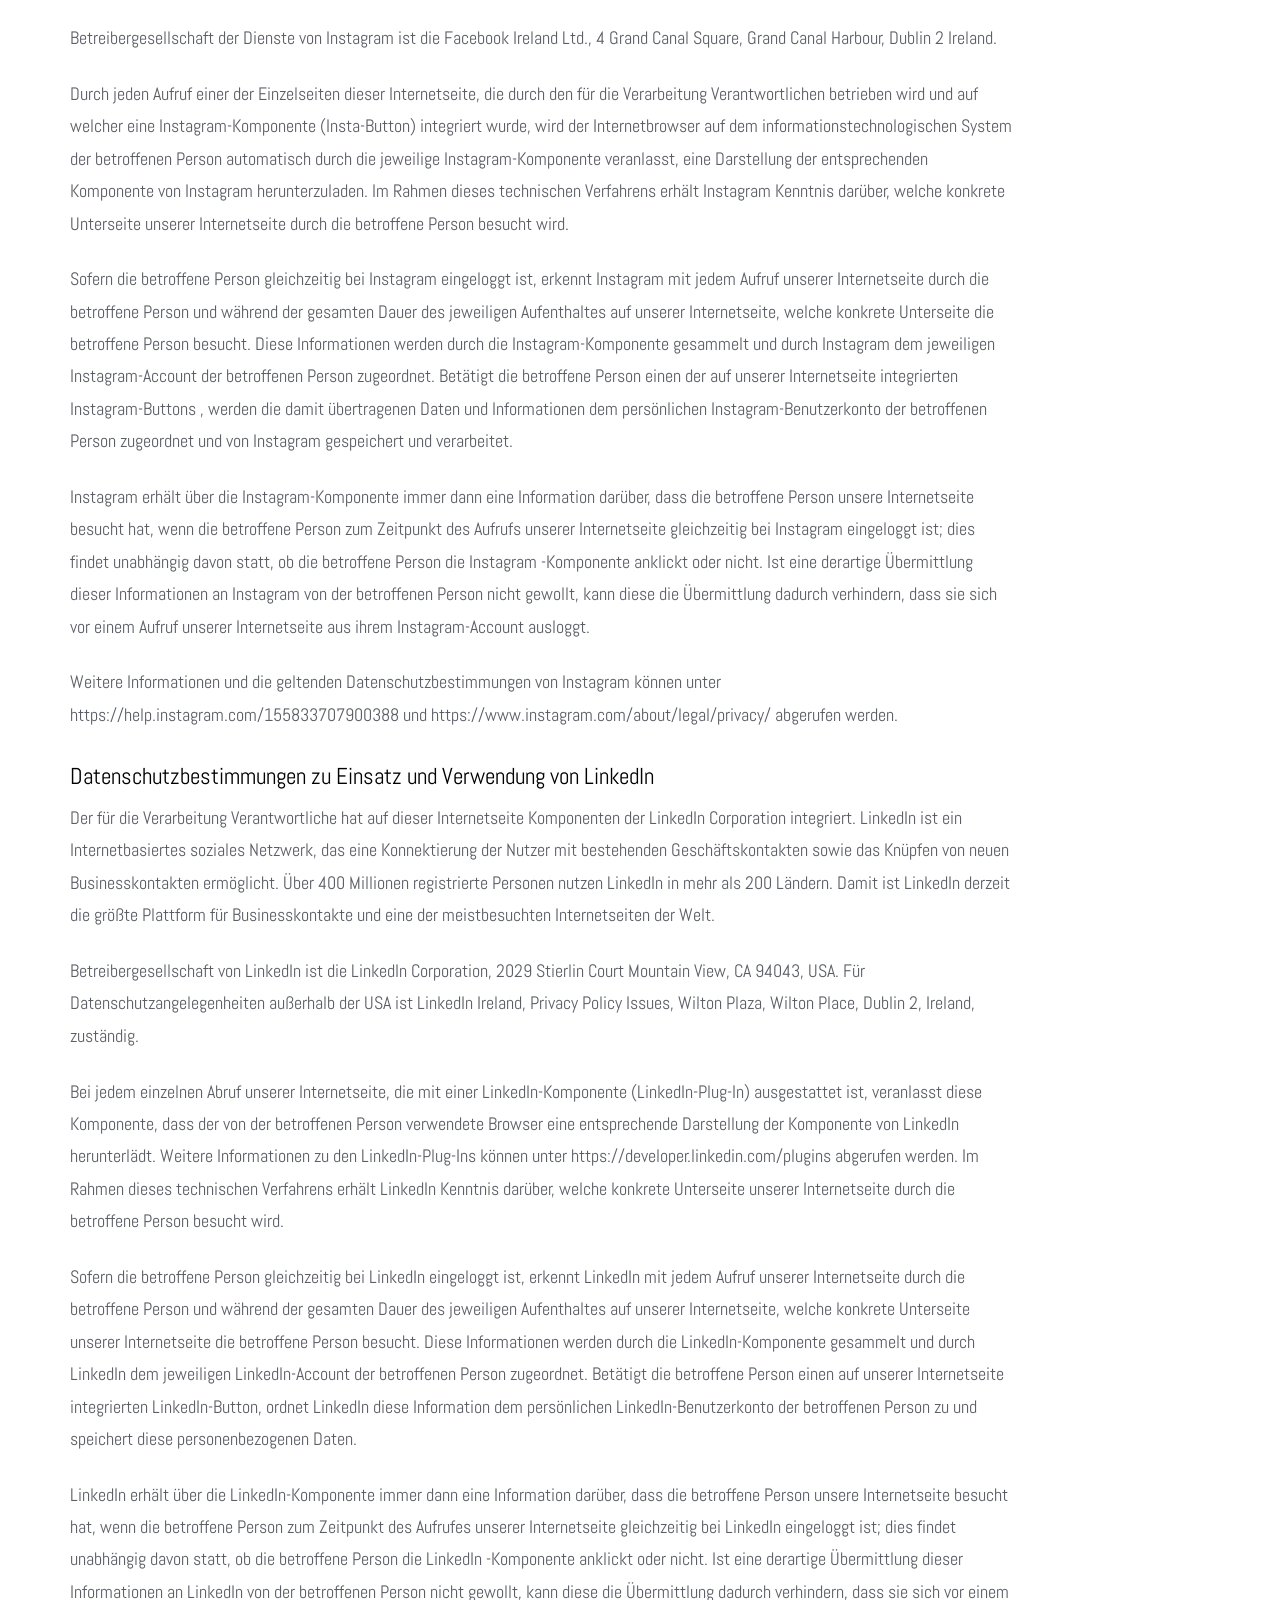
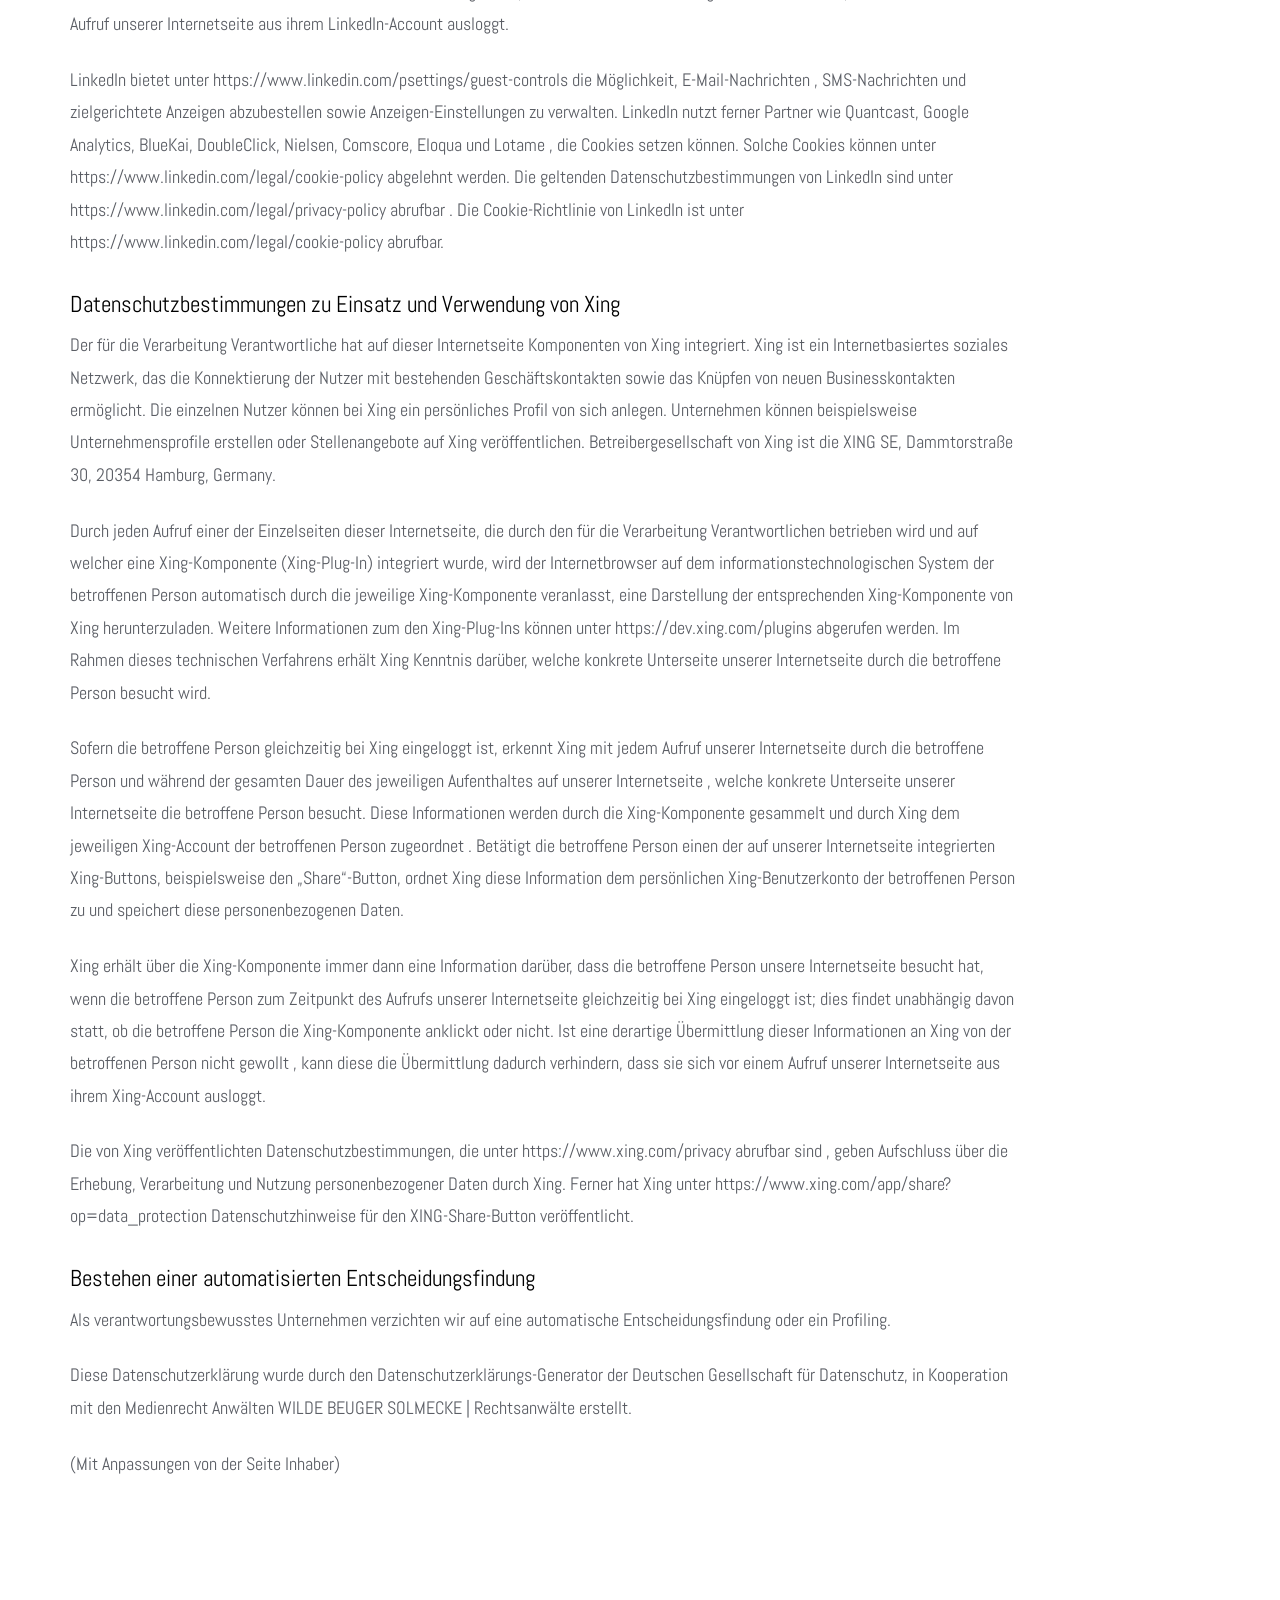
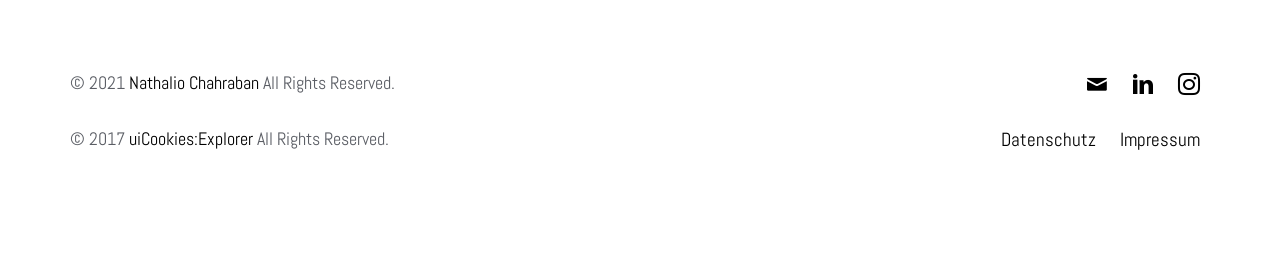
<file: datenschutz.html>
<!DOCTYPE html>
<html lang="en">
  <head>
    <meta charset="utf-8">
    <meta name="viewport" content="width=device-width, initial-scale=1">
    <title>Datenschutz | Nathalio Chahraban</title>
    <meta name="description" content="Free Bootstrap Theme by uicookies.com">
    <meta name="keywords" content="free website templates, free bootstrap themes, free template, free bootstrap, free website template">
    
    <link rel="icon" type="image/jpg" href="img/LogoNC.jpg" img="img/LogoNC.jpg"/>
      
    <link href="https://fonts.googleapis.com/css?family=Abel" rel="stylesheet">
    <link rel="stylesheet" href="css/styles-merged.css">
    <link rel="stylesheet" href="css/style.min.css">
    <link rel="stylesheet" href="css/custom.css">

    <!--[if lt IE 9]>
      <script src="js/vendor/html5shiv.min.js"></script>
      <script src="js/vendor/respond.min.js"></script>
    <![endif]-->
  </head>
  <body>

  <!-- START: header -->


  <header role="banner" class="probootstrap-header">
    <div class="container">
     <a href="index.html" class="probootstrap-logo">Nathalio Chahraban<span>.</span></a>
        
        <a href="#" class="probootstrap-burger-menu visible-xs" ><i>Menu</i></a>
        <div class="mobile-menu-overlay"></div>

        <nav role="navigation" class="probootstrap-nav hidden-xs">
          <ul class="probootstrap-main-nav">
            <li><a href="index.html">Projekte</a></li>
            <li><a href="about.html">&Uuml;ber</a></li>
            <li><a href="contact.html">Kontakt</a></li>
          </ul>
          <div class="extra-text visible-xs"> 
            <a href="#" class="probootstrap-burger-menu"><i>Menu</i></a>
            <ul class="social-buttons">
				<li><a href="mailto:nathalio@web.de"><i class="icon-mail"></i></a></li> 
				<li><a href="https://www.linkedin.com/in/nathalio-chahraban"><i class="icon-linkedin"></i></a></li>
				<li><a href="https://www.instagram.com/nathalio/"><i class="icon-instagram2"></i></a></li> 
            </ul>
          </div>
        </nav>
    </div>
  </header>
  <!-- END: header -->
  
  <div class="probootstrap-section">
    <div class="container">

      <div class="row">
        <div class="col-md-6 col-md-offset-3 mb40 text-center">
            <h1><strong>Datenschutz</strong></h1>
        </div>
        <div class="col-md-10">
          <p>Diese Webseite ist eine private Webseite und dient als online Portfolio für Nathalio Chahraban.</p>
<p>In dieser Datenschutzerklärung informieren wir Sie über die Verarbeitung Ihrer personenbezogenen Daten.
Sofern im Text der Begriff „Daten“ verwendet wird, sind jeweils allein personenbezogene Daten im Sinne der DSGVO gemeint.</p>

<h3>Verantwortlicher für die Datenverarbeitung</h3>
<p>Verantwortlicher im Sinne der Datenschutz-Grundverordnung (im Folgenden: DS-GVO), ist:
Nathalio Chahraban
Frankfurt, Deutschland
E-Mail: nathalio@web.de<p>

<h3>Begriffe</h3>
<p>Wir verwenden in dieser Datenschutzerklärung unter anderem die folgenden Begriffe:</p>
<h4>a) personenbezogene Daten</h4>
<p>Personenbezogene Daten sind alle Informationen, die sich auf eine identifizierte oder identifizierbare 
natürliche Person (im Folgenden „betroffene Person“) beziehen. Als identifizierbar wird eine natürliche 
Person angesehen, die direkt oder indirekt, insbesondere mittels Zuordnung zu einer Kennung wie einem Namen, 
zu einer Kennnummer, zu Standortdaten, zu einer Online-Kennung oder zu einem oder mehreren besonderen 
Merkmalen, die Ausdruck der physischen, physiologischen, genetischen, psychischen, wirtschaftlichen, 
kulturellen oder sozialen Identität dieser natürlichen Person sind, identifiziert werden kann.</p>

<h4>b) betroffene Person</h4>
<p>Betroffene Person ist jede identifizierte oder identifizierbare natürliche Person, deren personenbezogene Daten
 von dem für die Verarbeitung Verantwortlichen verarbeitet werden.</p>

<h4>c) Verarbeitung</h4>
<p>Verarbeitung ist jeder mit oder ohne Hilfe automatisierter Verfahren ausgeführte Vorgang oder jede solche Vorgangsreihe 
im Zusammenhang mit personenbezogenen Daten wie das Erheben, das Erfassen, die Organisation, das Ordnen, die 
Speicherung, die Anpassung oder Veränderung, das Auslesen, das Abfragen, die Verwendung, die Offenlegung durch 
Übermittlung, Verbreitung oder eine andere Form der Bereitstellung, den Abgleich oder die Verknüpfung, die 
Einschränkung, das Löschen oder die Vernichtung.</p>

<h4>d) Einschränkung der Verarbeitung</h4>
<p>Einschränkung der Verarbeitung ist die Markierung gespeicherter personenbezogener Daten mit dem Ziel, ihre 
künftige Verarbeitung einzuschränken.</p>

<h4>e) Profiling</h4>
<p>Profiling ist jede Art der automatisierten Verarbeitung personenbezogener Daten, die darin besteht, dass diese 
personenbezogenen Daten verwendet werden, um bestimmte persönliche Aspekte, die sich auf eine natürliche Person 
beziehen, zu bewerten, insbesondere, um Aspekte bezüglich Arbeitsleistung, wirtschaftlicher Lage, Gesundheit, 
persönlicher Vorlieben, Interessen, Zuverlässigkeit, Verhalten, Aufenthaltsort oder Ortswechsel dieser natürlichen 
Person zu analysieren oder vorherzusagen.</p>

<h4>f) Pseudonymisierung</h4>
<p>Pseudonymisierung ist die Verarbeitung personenbezogener Daten in einer Weise, auf welche die personenbezogenen 
Daten ohne Hinzuziehung zusätzlicher Informationen nicht mehr einer spezifischen betroffenen Person zugeordnet 
werden können, sofern diese zusätzlichen Informationen gesondert aufbewahrt werden und technischen und organisatorischen 
Maßnahmen unterliegen, die gewährleisten, dass die personenbezogenen Daten nicht einer identifizierten oder identifizierbaren 
natürlichen Person zugewiesen werden.</p>

<h4>g) Verantwortlicher oder für die Verarbeitung Verantwortlicher</h4>
<p>Verantwortlicher oder für die Verarbeitung Verantwortlicher ist die natürliche oder juristische Person, 
Behörde, Einrichtung oder andere Stelle, die allein oder gemeinsam mit anderen über die Zwecke und Mittel der 
Verarbeitung von personenbezogenen Daten entscheidet. Sind die Zwecke und Mittel dieser Verarbeitung durch das 
Unionsrecht oder das Recht der Mitgliedstaaten vorgegeben, so kann der Verantwortliche beziehungsweise können 
die bestimmten Kriterien seiner Benennung nach dem Unionsrecht oder dem Recht der Mitgliedstaaten vorgesehen 
werden.</p>

<h4>h) Auftragsverarbeiter</h4>
<p>Auftragsverarbeiter ist eine natürliche oder juristische Person, Behörde, Einrichtung oder andere Stelle, 
die personenbezogene Daten im Auftrag des Verantwortlichen verarbeitet.</p>

<h4>i) Empfänger</h4>
<p>Empfänger ist eine natürliche oder juristische Person, Behörde, Einrichtung oder andere Stelle, der personenbezogene 
Daten offengelegt werden, unabhängig davon, ob es sich bei ihr um einen Dritten handelt oder nicht. Behörden, 
die im Rahmen eines bestimmten Untersuchungsauftrags nach dem Unionsrecht oder dem Recht der Mitgliedstaaten 
möglicherweise personenbezogene Daten erhalten, gelten jedoch nicht als Empfänger.</p>

<h4>j) Dritter</h4>
<p>Dritter ist eine natürliche oder juristische Person, Behörde, Einrichtung oder andere Stelle außer der betroffenen 
Person, dem Verantwortlichen, dem Auftragsverarbeiter und den Personen, die unter der unmittelbaren Verantwortung 
des Verantwortlichen oder des Auftragsverarbeiters befugt sind, die personenbezogenen Daten zu verarbeiten.</p>

<h4>k) Einwilligung</h4>
<p>Einwilligung ist jede von der betroffenen Person freiwillig für den bestimmten Fall in informierter Weise 
und unmissverständlich abgegebene Willensbekundung in Form einer Erklärung oder einer sonstigen eindeutigen 
bestätigenden Handlung, mit der die betroffene Person zu verstehen gibt, dass sie mit der Verarbeitung der sie 
betreffenden personenbezogenen Daten einverstanden ist.</p>

<h3>Cookies</h3>
<p>Die Webseite verwendet Cookies. Cookies sind Textdateien, welche über einen Internetbrowser auf einem Computersystem abgelegt und gespeichert werden.<p>
<p>Zahlreiche Internetseiten und Server verwenden Cookies. Viele Cookies enthalten eine sogenannte Cookie-ID. Eine Cookie-ID ist eine eindeutige Kennung des 
Cookies. Sie besteht aus einer Zeichenfolge, durch welche Internetseiten und Server dem konkreten Internetbrowser 
zugeordnet werden können, in dem das Cookie gespeichert wurde. Dies ermöglicht es den besuchten Internetseiten 
und Servern, den individuellen Browser der betroffenen Person von anderen Internetbrowsern, die andere Cookies 
enthalten, zu unterscheiden. Ein bestimmter Internetbrowser kann über die eindeutige Cookie-ID wiedererkannt 
und identifiziert werden.</p>
<p>Cookies diene dazu, das Internetangebot insgesamt nutzerfreundlicher und effektiver zu machen und die Nutzung 
bestimmter Funktionen zu ermöglichen.</p>
<p>Mittels eines Cookies können die Informationen und Angebote auf unserer Internetseite im Sinne des Benutzers 
optimiert werden. Cookies ermöglichen uns, wie bereits erwähnt, die Benutzer unserer Internetseite wiederzuerkennen
. Zweck dieser Wiedererkennung ist es, den Nutzern die Verwendung unserer Internetseite zu erleichtern. Der Benutzer 
einer Internetseite, die Cookies verwendet, muss beispielsweise nicht bei jedem Besuch der Internetseite erneut 
seine Zugangsdaten eingeben, weil dies von der Internetseite und dem auf dem Computersystem des Benutzers abgelegten 
Cookie übernommen wird. Ein weiteres Beispiel ist das Cookie eines Warenkorbes im Online-Shop. Der Online-Shop 
merkt sich die Artikel, die ein Kunde in den virtuellen Warenkorb gelegt hat, über ein Cookie.</p>
<p>Die betroffene Person kann die Setzung von Cookies durch unsere Internetseite jederzeit mittels einer entsprechenden 
Einstellung des genutzten Internetbrowsers verhindern und damit der Setzung von Cookies dauerhaft widersprechen.
 Ferner können bereits gesetzte Cookies jederzeit über einen Internetbrowser oder andere Softwareprogramme gelöscht 
 werden. Dies ist in allen gängigen Internetbrowsern möglich. Deaktiviert die betroffene Person die Setzung von 
 Cookies in dem genutzten Internetbrowser, sind unter Umständen nicht alle Funktionen unserer Internetseite vollumfänglich 
 nutzbar.</p>

<h3>Erfassung von allgemeinen Daten und Informationen</h3>
<p>Die Internetseite erfasst mit jedem Aufruf der Internetseite durch eine betroffene Person oder ein automatisiertes 
System eine Reihe von allgemeinen Daten und Informationen. Diese allgemeinen Daten und Informationen werden in 
den Logfiles des Servers gespeichert. Erfasst werden können die (1) verwendeten Browsertypen und Versionen, (2)
 das vom zugreifenden System verwendete Betriebssystem, (3) die Internetseite, von welcher ein zugreifendes System 
 auf unsere Internetseite gelangt (sogenannte Referrer), (4) die Unterwebseiten, welche über ein zugreifendes 
 System auf unserer Internetseite angesteuert werden, (5) das Datum und die Uhrzeit eines Zugriffs auf die Internetseite
 , (6) eine Internet-Protokoll-Adresse (IP-Adresse), (7) der Internet-Service-Provider des zugreifenden Systems 
 und (8) sonstige ähnliche Daten und Informationen, die der Gefahrenabwehr im Falle von Angriffen auf unsere informationstechnologischen 
 Systeme dienen.</p>
<p>Bei der Nutzung dieser allgemeinen Daten und Informationen ziehen wir keine Rückschlüsse auf die betroffene 
Person. Diese Informationen werden vielmehr benötigt, um (1) die Inhalte unserer Internetseite korrekt auszuliefern
, (2) die Inhalte unserer Internetseite sowie die Werbung für diese zu optimieren, (3) die dauerhafte Funktionsfähigkeit 
unserer informationstechnologischen Systeme und der Technik unserer Internetseite zu gewährleisten sowie (4) 
um Strafverfolgungsbehörden im Falle eines Cyberangriffes die zur Strafverfolgung notwendigen Informationen bereitzustellen
. Diese anonym erhobenen Daten und Informationen werden durch uns daher einerseits statistisch und ferner mit 
dem Ziel ausgewertet, den Datenschutz und die Datensicherheit zu erhöhen, um letztlich ein optimales Schutzniveau 
für die von uns verarbeiteten personenbezogenen Daten sicherzustellen. Die anonymen Daten der Server-Logfiles 
werden getrennt von allen durch eine betroffene Person angegebenen personenbezogenen Daten gespeichert.</p>

<h3>Routinemäßige Löschung und Sperrung von personenbezogenen Daten</h3>
<p>Der für die Verarbeitung Verantwortliche verarbeitet und speichert personenbezogene Daten der betroffenen 
Person nur für den Zeitraum, der zur Erreichung des Speicherungszwecks erforderlich ist oder sofern dies durch 
den Europäischen Richtlinien- und Verordnungsgeber oder einen anderen Gesetzgeber in Gesetzen oder Vorschriften, 
welchen der für die Verarbeitung Verantwortliche unterliegt, vorgesehen wurde.</h3>
<p>Entfällt der Speicherungszweck oder läuft eine vom Europäischen Richtlinien- und Verordnungsgeber oder einem 
anderen zuständigen Gesetzgeber vorgeschriebene Speicherfrist ab, werden die personenbezogenen Daten routinemäßig 
und entsprechend den gesetzlichen Vorschriften gesperrt oder gelöscht.</p>

<h3>Erhebung personenbezogener Daten bei Besuch unserer Webseite</h3>
<p>1)	Bei der bloß informatorischen Nutzung unserer Webseite, also wenn Sie sich nicht registrieren oder uns 
anderweitig Informationen übermitteln, erheben wir nur die personenbezogenen Daten, die Ihr Browser an unseren 
Server übermittelt (sog. „Server-Logfiles“). Wenn Sie unsere Webseite betrachten möchten, erheben wir die folgenden 
Daten, die für uns technisch erforderlich sind, um Ihnen unsere Webseite anzuzeigen und die Stabilität, Funktionalität 
und Sicherheit unserer Webseite zu gewährleisten:</p>
<p>– unsere besuchte Webseite</p>
<p>– verwendete IP-Adresse</p>
<p>– Datum und Uhrzeit des Zugriffs</p>
<p>– Zeitzonendifferenz zur Greenwich Mean Time (GMT)</p>
<p>– Zugriffsstatus / HTTP-Statuscode</p>
<p>– jeweils übertragene Datenmenge in Byte</p>
<p>– Webseite, von welcher Sie auf die Seite gelangten (Quelle/Verweis)</p>
<p>– verwendeter Browser</p>
<p>– verwendetes Betriebssystem und dessen Oberfläche</p>
<p>– Sprache und Version der Browsersoftware.</p>

<p>2)	Rechtsgrundlage ist unser berechtigtes Interesse an der Gewährleistung eines reibungslosen Verbindungsaufbaus 
und einer komfortablen Nutzung der Webseite sowie an der Möglichkeit, Systemsicherheit und -stabilität auszuwerten 
und weitere administrative Zwecke zu verfolgen gem. Art. 6 Abs. 1 S. 1 lit. f DS-GVO.</p>
<p>3)	Eine Weitergabe oder anderweitige Verwendung der Daten findet nicht statt.</p>

<h3>Ihre Rechte</h3>
<h4>Betroffenenrechte</h4>
<p>Durch Kontaktaufnahme per E-Mail an nathalio@web.de können Sie jederzeit folgende Rechte ausüben:<p>
<p>•	Auskunft über Ihre bei uns gespeicherten Daten und deren Verarbeitung (Art. 15 DSGVO),<p>
<p>•	Berichtigung unrichtiger personenbezogener Daten (Art. 16 DSGVO),<p>
<p>•	Löschung Ihrer bei uns gespeicherten Daten (Art. 17 DSGVO),<p>
<p>•	Einschränkung der Datenverarbeitung, sofern wir Ihre Daten aufgrund gesetzlicher Pflichten noch nicht 
löschen dürfen (Art. 18 DSGVO),<p>
<p>•	Widerspruch gegen die Verarbeitung Ihrer Daten bei uns (Art. 21 DSGVO) und
<p>•	Datenübertragbarkeit, sofern Sie in die Datenverarbeitung eingewilligt haben oder einen Vertrag
 mit uns abgeschlossen haben (Art. 20 DSGVO).<p>

<h3>Widerrufsrecht</h3>
<p>Sie haben jederzeit das Recht eine bereits erteilte Einwilligung ganz oder teilweise zu widerrufen, indem 
Sie uns per E-Mail an nathalio@web.de darüber informieren.</p>

<h3>Änderung unserer Datenschutzbestimmungen</h3>
<p>Wir behalten uns vor, diese Datenschutzerklärung anzupassen, damit sie stets den aktuellen rechtlichen Anforderungen 
entspricht oder um Änderungen unserer Leistungen in der Datenschutzerklärung umzusetzen, z.B. bei der Einführung 
neuer Services. Für Ihren erneuten Besuch gilt dann die neue Datenschutzerklärung.</p>

<h3>Hosting</h3>
<p>Wir hosten unsere Webseite als Projekt auf GitHub Pages.<p>
<p>GitHub ist ein netzbasierter Dienst zur Versionsverwaltung für Software-Entwicklungsprojekte. GitHub, Inc. hat seinen Sitz in San Francisco in den USA.
Für Datenschutzangelegenheiten ist GitHub, zuständig.<p>

<h3>Datenschutzbestimmungen zu Einsatz und Verwendung von Google Analytics (mit Anonymisierungsfunktion)</h3>
Der für die Verarbeitung Verantwortliche hat auf dieser Internetseite die Komponente Google Analytics (mit Anonymisierungsfunktion) 
integriert. Google Analytics ist ein Web-Analyse-Dienst. Web-Analyse ist die Erhebung, Sammlung und Auswertung von 
Daten über das Verhalten von Besuchern von Internetseiten. Ein Web-Analyse-Dienst erfasst unter anderem Daten 
darüber, von welcher Internetseite eine betroffene Person auf eine Internetseite gekommen ist (sogenannte Referrer
), auf welche Unterseiten der Internetseite zugegriffen oder wie oft und für welche Verweildauer eine Unterseite 
betrachtet wurde. Eine Web-Analyse wird überwiegend zur Optimierung einer Internetseite und zur Kosten-Nutzen
-Analyse von Internetwerbung eingesetzt.</p>
<p>Betreibergesellschaft der Google-Analytics-Komponente ist die Google Ireland Limited, Gordon House, Barrow 
Street, Dublin, D04 E5W5, Ireland.</p>
<p>Der für die Verarbeitung Verantwortliche verwendet für die Web-Analyse über Google Analytics den Zusatz "_gat._anonymizeIp". 
Mittels dieses Zusatzes wird die IP-Adresse des Internetanschlusses der betroffenen Person von Google gekürzt 
und anonymisiert, wenn der Zugriff auf unsere Internetseiten aus einem Mitgliedstaat der Europäischen Union oder 
aus einem anderen Vertragsstaat des Abkommens über den Europäischen Wirtschaftsraum erfolgt.</p>
<p>Der Zweck der Google-Analytics-Komponente ist die Analyse der Besucherströme auf unserer Internetseite.
 Google nutzt die gewonnenen Daten und Informationen unter anderem dazu, die Nutzung unserer Internetseite auszuwerten, 
 um für uns Online-Reports, welche die Aktivitäten auf unseren Internetseiten aufzeigen, zusammenzustellen, 
 und um weitere mit der Nutzung unserer Internetseite in Verbindung stehende Dienstleistungen zu erbringen.</p>
<p>Google Analytics setzt ein Cookie auf dem informationstechnologischen System der betroffenen Person. Was Cookies 
sind, wurde oben bereits erläutert. Mit Setzung des Cookies wird Google eine Analyse der Benutzung unserer Internetseite 
ermöglicht. Durch jeden Aufruf einer der Einzelseiten dieser Internetseite, die durch den für die Verarbeitung 
Verantwortlichen betrieben wird und auf welcher eine Google-Analytics-Komponente integriert wurde, wird der Internetbrowser 
auf dem informationstechnologischen System der betroffenen Person automatisch durch die jeweilige Google-Analytics
-Komponente veranlasst, Daten zum Zwecke der Online-Analyse an Google zu übermitteln. Im Rahmen dieses technischen 
Verfahrens erhält Google Kenntnis über personenbezogene Daten, wie der IP-Adresse der betroffenen Person, die 
Google unter anderem dazu dienen, die Herkunft der Besucher und Klicks nachzuvollziehen und in der Folge Provisionsabrechnungen 
zu ermöglichen.</p>
<p>Mittels des Cookies werden personenbezogene Informationen, beispielsweise die Zugriffszeit, der Ort, von welchem ein Zugriff ausging und die Häufigkeit der Besuche unserer Internetseite durch die betroffene Person, gespeichert. Bei jedem Besuch unserer Internetseiten werden diese personenbezogenen Daten, einschließlich der IP-Adresse des von der betroffenen Person genutzten Internetanschlusses, an Google in den Vereinigten Staaten von Amerika übertragen. Diese personenbezogenen Daten werden durch Google in den Vereinigten Staaten von Amerika gespeichert. Google gibt diese über das technische Verfahren erhobenen personenbezogenen Daten unter Umständen an Dritte weiter.
Die betroffene Person kann die Setzung von Cookies durch unsere Internetseite, wie oben bereits dargestellt, 
jederzeit mittels einer entsprechenden Einstellung des genutzten Internetbrowsers verhindern und damit der Setzung 
von Cookies dauerhaft widersprechen. Eine solche Einstellung des genutzten Internetbrowsers würde auch verhindern
, dass Google ein Cookie auf dem informationstechnologischen System der betroffenen Person setzt. Zudem kann ein 
von Google Analytics bereits gesetzter Cookie jederzeit über den Internetbrowser oder andere Softwareprogramme 
gelöscht werden.</p>
<p>Ferner besteht für die betroffene Person die Möglichkeit, einer Erfassung der durch Google Analytics erzeugten
, auf eine Nutzung dieser Internetseite bezogenen Daten sowie der Verarbeitung dieser Daten durch Google zu widersprechen 
und eine solche zu verhindern. Hierzu muss die betroffene Person ein Browser-Add-On unter dem Link https://tools.google.com/dlpage/gaoptout herunterladen 
und installieren. Dieses Browser-Add-On teilt Google Analytics über JavaScript mit, dass keine Daten und Informationen 
zu den Besuchen von Internetseiten an Google Analytics übermittelt werden dürfen. Die Installation des Browser
-Add-Ons wird von Google als Widerspruch gewertet. Wird das informationstechnologische System der betroffenen 
Person zu einem späteren Zeitpunkt gelöscht, formatiert oder neu installiert, muss durch die betroffene Person 
eine erneute Installation des Browser-Add-Ons erfolgen, um Google Analytics zu deaktivieren. Weitere Informationen 
und die geltenden Datenschutzbestimmungen von Google können unter https://www.google.de/intl/de/policies/privacy/ und unter http://www.google.com/analytics/terms/de.html 
abgerufen werden. Google Analytics wird unter diesem Link https://www.google.com/intl/de_de/analytics/ genauer 
erläutert.</p>

<h3>Datenschutzbestimmungen zu Einsatz und Verwendung von Instagram</h3>
Der für die Verarbeitung Verantwortliche hat auf dieser Internetseite Komponenten des Dienstes Instagram integriert
. Instagram ist ein Dienst, der als audiovisuelle Plattform zu qualifizieren ist und den Nutzern das Teilen von 
Fotos und Videos und zudem eine Weiterverbreitung solcher Daten in anderen sozialen Netzwerken ermöglicht.</p>
<p>Betreibergesellschaft der Dienste von Instagram ist die Facebook Ireland Ltd., 4 Grand Canal Square, Grand Canal Harbour, Dublin 2 Ireland.</p>
<p>Durch jeden Aufruf einer der Einzelseiten dieser Internetseite, die durch den für die Verarbeitung Verantwortlichen 
betrieben wird und auf welcher eine Instagram-Komponente (Insta-Button) integriert wurde, wird der Internetbrowser 
auf dem informationstechnologischen System der betroffenen Person automatisch durch die jeweilige Instagram-Komponente 
veranlasst, eine Darstellung der entsprechenden Komponente von Instagram herunterzuladen. Im Rahmen dieses technischen 
Verfahrens erhält Instagram Kenntnis darüber, welche konkrete Unterseite unserer Internetseite durch die betroffene 
Person besucht wird.</p>
<p>Sofern die betroffene Person gleichzeitig bei Instagram eingeloggt ist, erkennt Instagram mit jedem Aufruf
 unserer Internetseite durch die betroffene Person und während der gesamten Dauer des jeweiligen Aufenthaltes
 auf unserer Internetseite, welche konkrete Unterseite die betroffene Person besucht. Diese Informationen werden 
 durch die Instagram-Komponente gesammelt und durch Instagram dem jeweiligen Instagram-Account der betroffenen 
 Person zugeordnet. Betätigt die betroffene Person einen der auf unserer Internetseite integrierten Instagram-Buttons
 , werden die damit übertragenen Daten und Informationen dem persönlichen Instagram-Benutzerkonto der betroffenen 
 Person zugeordnet und von Instagram gespeichert und verarbeitet.</p>
<p>Instagram erhält über die Instagram-Komponente immer dann eine Information darüber, dass die betroffene 
Person unsere Internetseite besucht hat, wenn die betroffene Person zum Zeitpunkt des Aufrufs unserer Internetseite 
gleichzeitig bei Instagram eingeloggt ist; dies findet unabhängig davon statt, ob die betroffene Person die Instagram
-Komponente anklickt oder nicht. Ist eine derartige Übermittlung dieser Informationen an Instagram von der betroffenen 
Person nicht gewollt, kann diese die Übermittlung dadurch verhindern, dass sie sich vor einem Aufruf unserer 
Internetseite aus ihrem Instagram-Account ausloggt.</p>
<p>Weitere Informationen und die geltenden Datenschutzbestimmungen von Instagram können unter https://help.instagram.com/155833707900388 und 
https://www.instagram.com/about/legal/privacy/ abgerufen werden.</p>

<h3>Datenschutzbestimmungen zu Einsatz und Verwendung von LinkedIn</h3>
<p>Der für die Verarbeitung Verantwortliche hat auf dieser Internetseite Komponenten der LinkedIn Corporation 
integriert. LinkedIn ist ein Internetbasiertes soziales Netzwerk, das eine Konnektierung der Nutzer mit 
bestehenden Geschäftskontakten sowie das Knüpfen von neuen Businesskontakten ermöglicht. Über 400 Millionen 
registrierte Personen nutzen LinkedIn in mehr als 200 Ländern. Damit ist LinkedIn derzeit die größte Plattform 
für Businesskontakte und eine der meistbesuchten Internetseiten der Welt.</p>
<p>Betreibergesellschaft von LinkedIn ist die LinkedIn Corporation, 2029 Stierlin Court Mountain View, CA 94043, USA. 
Für Datenschutzangelegenheiten außerhalb der USA ist LinkedIn Ireland, Privacy Policy Issues, Wilton Plaza, 
Wilton Place, Dublin 2, Ireland, zuständig.</p>
<p>Bei jedem einzelnen Abruf unserer Internetseite, die mit einer LinkedIn-Komponente (LinkedIn-Plug-In) ausgestattet 
ist, veranlasst diese Komponente, dass der von der betroffenen Person verwendete Browser eine entsprechende Darstellung 
der Komponente von LinkedIn herunterlädt. Weitere Informationen zu den LinkedIn-Plug-Ins können unter https://developer.linkedin.com/plugins abgerufen 
werden. Im Rahmen dieses technischen Verfahrens erhält LinkedIn Kenntnis darüber, welche konkrete Unterseite 
unserer Internetseite durch die betroffene Person besucht wird.</p>
<p>Sofern die betroffene Person gleichzeitig bei LinkedIn eingeloggt ist, erkennt LinkedIn mit jedem Aufruf unserer Internetseite durch 
die betroffene Person und während der gesamten Dauer des jeweiligen Aufenthaltes auf unserer Internetseite, 
welche konkrete Unterseite unserer Internetseite die betroffene Person besucht. Diese Informationen werden durch 
die LinkedIn-Komponente gesammelt und durch LinkedIn dem jeweiligen LinkedIn-Account der betroffenen Person 
zugeordnet. Betätigt die betroffene Person einen auf unserer Internetseite integrierten LinkedIn-Button, ordnet 
LinkedIn diese Information dem persönlichen LinkedIn-Benutzerkonto der betroffenen Person zu und speichert diese 
personenbezogenen Daten.</p>
<p>LinkedIn erhält über die LinkedIn-Komponente immer dann eine Information darüber, dass die betroffene Person 
unsere Internetseite besucht hat, wenn die betroffene Person zum Zeitpunkt des Aufrufes unserer Internetseite
 gleichzeitig bei LinkedIn eingeloggt ist; dies findet unabhängig davon statt, ob die betroffene Person die LinkedIn
 -Komponente anklickt oder nicht. Ist eine derartige Übermittlung dieser Informationen an LinkedIn von der 
 betroffenen Person nicht gewollt, kann diese die Übermittlung dadurch verhindern, dass sie sich vor einem Aufruf 
 unserer Internetseite aus ihrem LinkedIn-Account ausloggt.</p>
<p>LinkedIn bietet unter https://www.linkedin.com/psettings/guest-controls die Möglichkeit, E-Mail-Nachrichten
, SMS-Nachrichten und zielgerichtete Anzeigen abzubestellen sowie Anzeigen-Einstellungen zu verwalten. LinkedIn 
nutzt ferner Partner wie Quantcast, Google Analytics, BlueKai, DoubleClick, Nielsen, Comscore, Eloqua und Lotame
, die Cookies setzen können. Solche Cookies können unter https://www.linkedin.com/legal/cookie-policy abgelehnt 
werden. Die geltenden Datenschutzbestimmungen von LinkedIn sind unter https://www.linkedin.com/legal/privacy-policy abrufbar
. Die Cookie-Richtlinie von LinkedIn ist unter https://www.linkedin.com/legal/cookie-policy abrufbar.</p>

<h3>Datenschutzbestimmungen zu Einsatz und Verwendung von Xing</h3>
<p>Der für die Verarbeitung Verantwortliche hat auf dieser Internetseite Komponenten von Xing integriert. Xing ist 
ein Internetbasiertes soziales Netzwerk, das die Konnektierung der Nutzer mit bestehenden Geschäftskontakten 
sowie das Knüpfen von neuen Businesskontakten ermöglicht. Die einzelnen Nutzer können bei Xing ein persönliches Profil von sich anlegen. Unternehmen können beispielsweise Unternehmensprofile erstellen oder Stellenangebote auf Xing veröffentlichen.
Betreibergesellschaft von Xing ist die XING SE, Dammtorstraße 30, 20354 Hamburg, Germany.</p>
<p>Durch jeden Aufruf einer der Einzelseiten dieser Internetseite, die durch den für die Verarbeitung Verantwortlichen 
betrieben wird und auf welcher eine Xing-Komponente (Xing-Plug-In) integriert wurde, wird der Internetbrowser
 auf dem informationstechnologischen System der betroffenen Person automatisch durch die jeweilige Xing-Komponente 
 veranlasst, eine Darstellung der entsprechenden Xing-Komponente von Xing herunterzuladen. Weitere Informationen 
 zum den Xing-Plug-Ins können unter https://dev.xing.com/plugins abgerufen werden. Im Rahmen dieses technischen 
 Verfahrens erhält Xing Kenntnis darüber, welche konkrete Unterseite unserer Internetseite durch die betroffene 
 Person besucht wird.</p>
<p>Sofern die betroffene Person gleichzeitig bei Xing eingeloggt ist, erkennt Xing mit jedem Aufruf unserer Internetseite 
durch die betroffene Person und während der gesamten Dauer des jeweiligen Aufenthaltes auf unserer Internetseite
, welche konkrete Unterseite unserer Internetseite die betroffene Person besucht. Diese Informationen werden 
durch die Xing-Komponente gesammelt und durch Xing dem jeweiligen Xing-Account der betroffenen Person zugeordnet
. Betätigt die betroffene Person einen der auf unserer Internetseite integrierten Xing-Buttons, beispielsweise 
den „Share“-Button, ordnet Xing diese Information dem persönlichen Xing-Benutzerkonto der betroffenen Person zu 
und speichert diese personenbezogenen Daten.</p>
<p>Xing erhält über die Xing-Komponente immer dann eine Information darüber, dass die betroffene Person unsere 
Internetseite besucht hat, wenn die betroffene Person zum Zeitpunkt des Aufrufs unserer Internetseite gleichzeitig 
bei Xing eingeloggt ist; dies findet unabhängig davon statt, ob die betroffene Person die Xing-Komponente anklickt 
oder nicht. Ist eine derartige Übermittlung dieser Informationen an Xing von der betroffenen Person nicht gewollt
, kann diese die Übermittlung dadurch verhindern, dass sie sich vor einem Aufruf unserer Internetseite aus ihrem 
Xing-Account ausloggt.</p>
<p>Die von Xing veröffentlichten Datenschutzbestimmungen, die unter https://www.xing.com/privacy abrufbar sind
, geben Aufschluss über die Erhebung, Verarbeitung und Nutzung personenbezogener Daten durch Xing. Ferner hat 
Xing unter https://www.xing.com/app/share?op=data_protection Datenschutzhinweise für den XING-Share-Button 
veröffentlicht.</p>

<h3>Bestehen einer automatisierten Entscheidungsfindung</h3>
<p>Als verantwortungsbewusstes Unternehmen verzichten wir auf eine automatische Entscheidungsfindung oder ein 
Profiling.</p>
<p></p>
<p>Diese Datenschutzerklärung wurde durch den Datenschutzerklärungs-Generator der Deutschen Gesellschaft für 
Datenschutz, in Kooperation mit den Medienrecht Anwälten WILDE BEUGER SOLMECKE | Rechtsanwälte erstellt.</p>
<p>(Mit Anpassungen von der Seite Inhaber)</p>
 
        </div>
 
      </div>
      
    </div>
  </div>

  <footer class="probootstrap-footer" role="contentinfo">
    <div class="container">
      <div class="row">
        <div class="col-md-12">
          <p class="probootstrap-copyright">&copy; 2021 <a href="https://index.html">Nathalio Chahraban</a> All Rights Reserved.</p>
          <ul class="probootstrap-social">
              <li><a href="mailto:nathalio@web.de"><i class="icon-mail"></i></a></li> 
              <li><a href="https://www.linkedin.com/in/nathalio-chahraban"><i class="icon-linkedin"></i></a></li>
              <li><a href="https://www.instagram.com/nathalio/"><i class="icon-instagram2"></i></a></li> 
          </ul>
        </div>
      </div>
        
    <div class="row">
	  <div class="col-md-12">
	  <p class="probootstrap-copyright">&copy; 2017 <a href="https://uicookies.com/">uiCookies:Explorer</a> All Rights Reserved.</p>
		<ul class="probootstrap-social">
			<li><a href="Datenschutz.html" style="font-size:19px">Datenschutz</a></li>
			<li><a href="impressum.html" style="font-size:19px">Impressum</a></li>
		</ul>
	  </div>
	  </div> 
        
    </div>
  </footer>

  <div class="gototop js-top">
    <a href="#" class="js-gotop"><i class="icon-chevron-thin-up"></i></a>
  </div>
  

  <script src="js/scripts.min.js"></script>
  <script src="js/main.min.js"></script>
  <script src="js/custom.js"></script>

  </body>
</html>
</file>
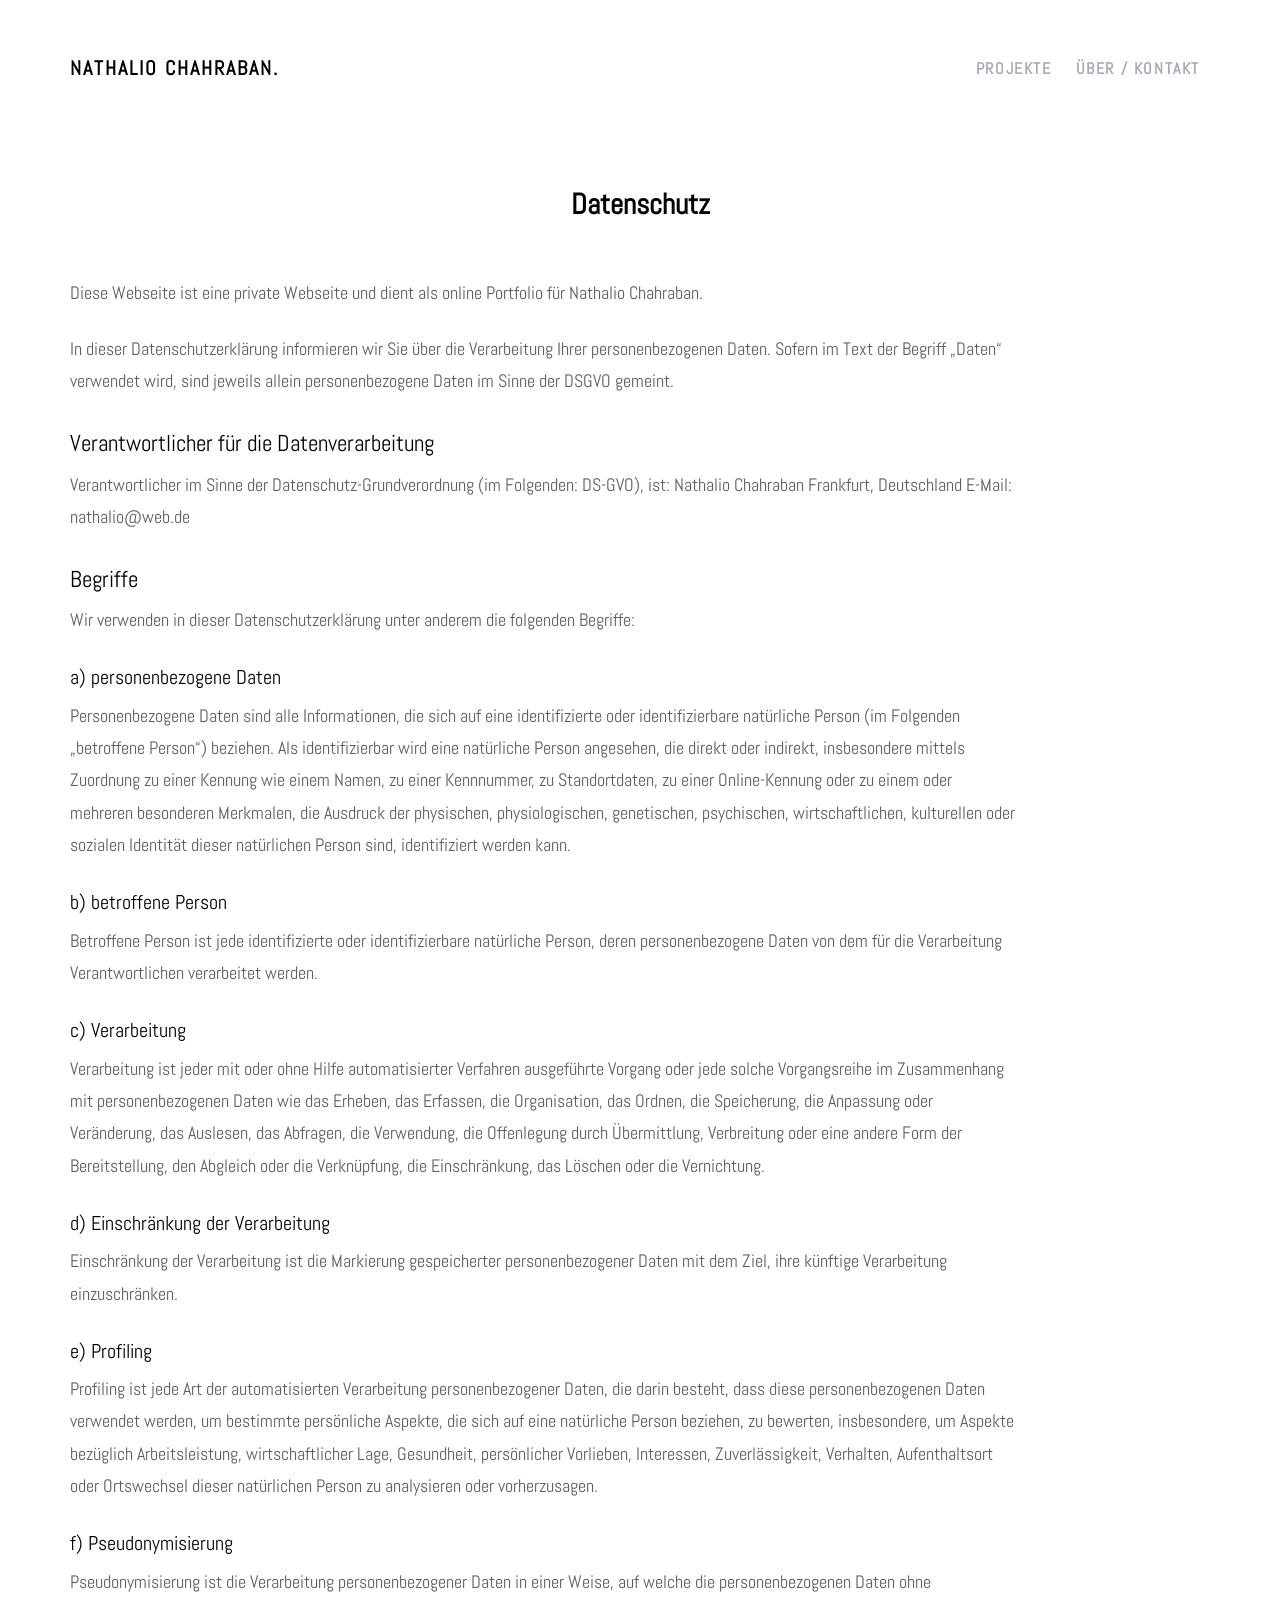
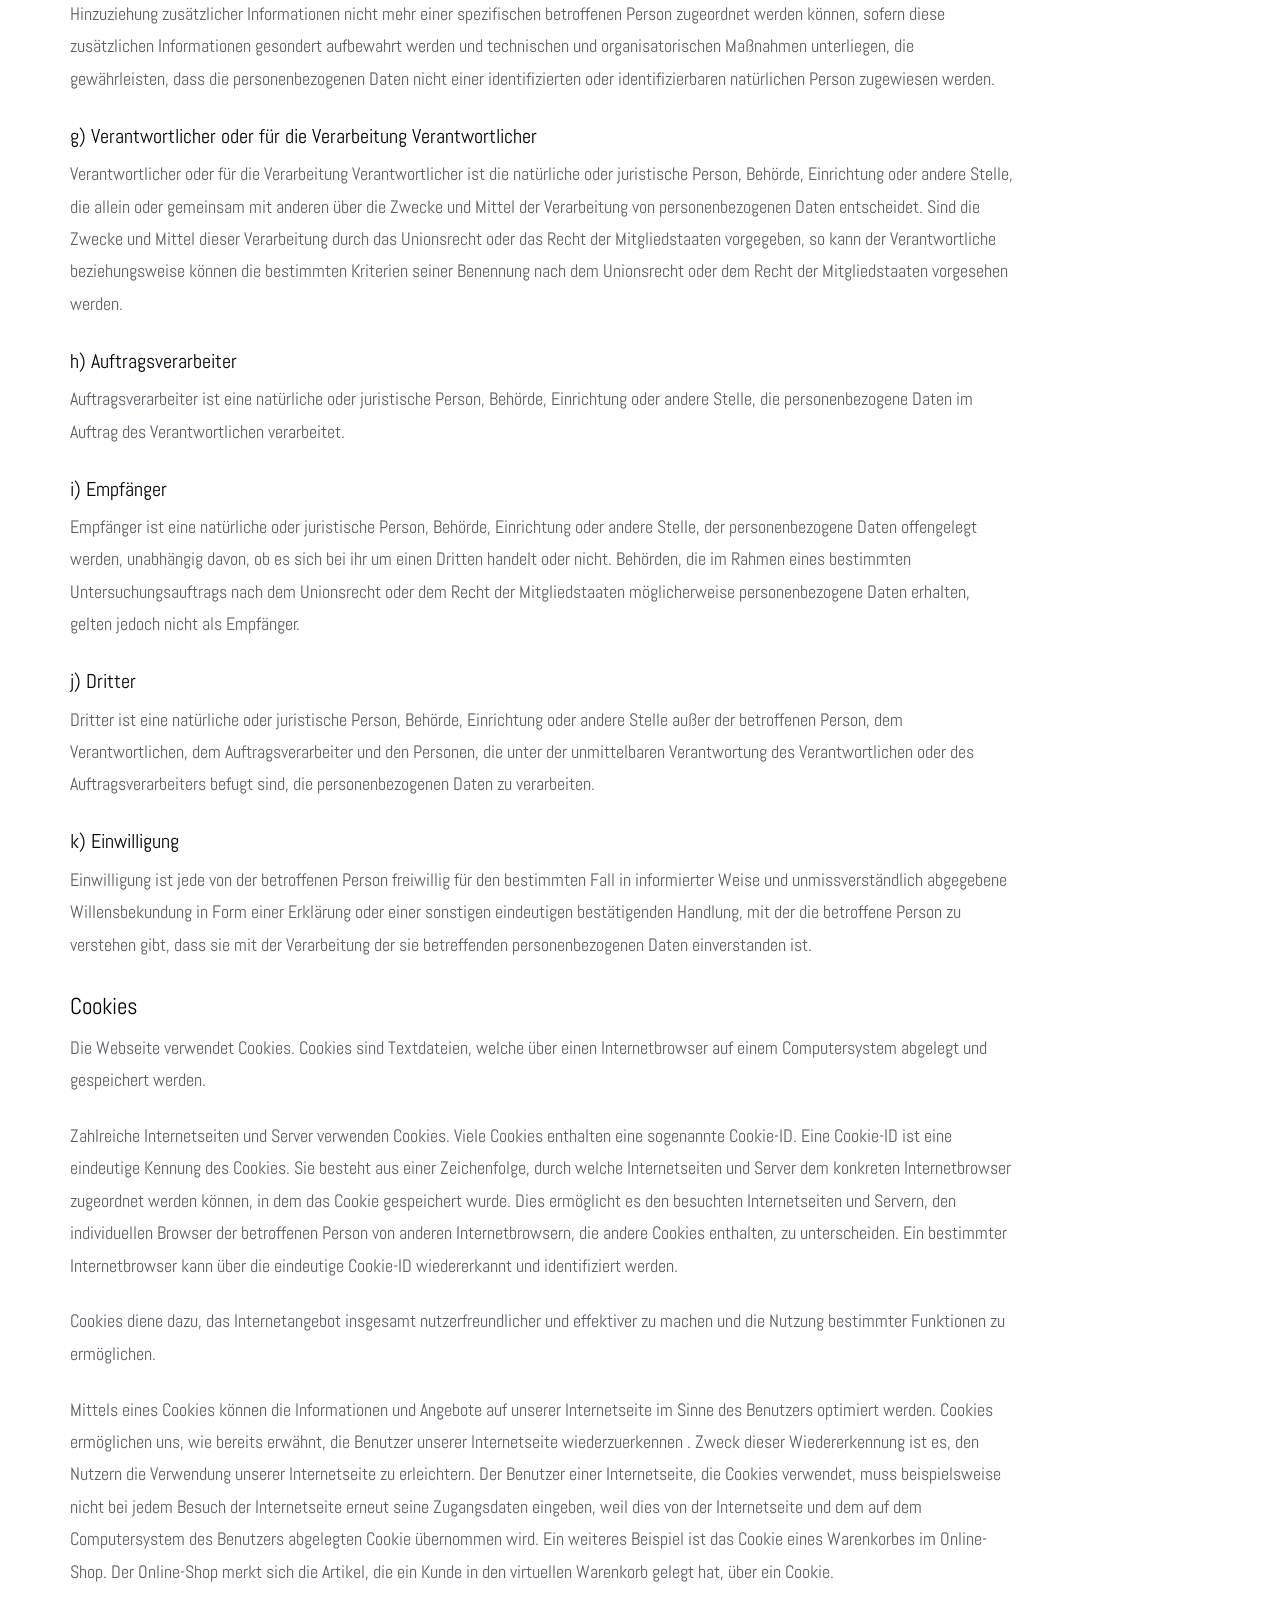
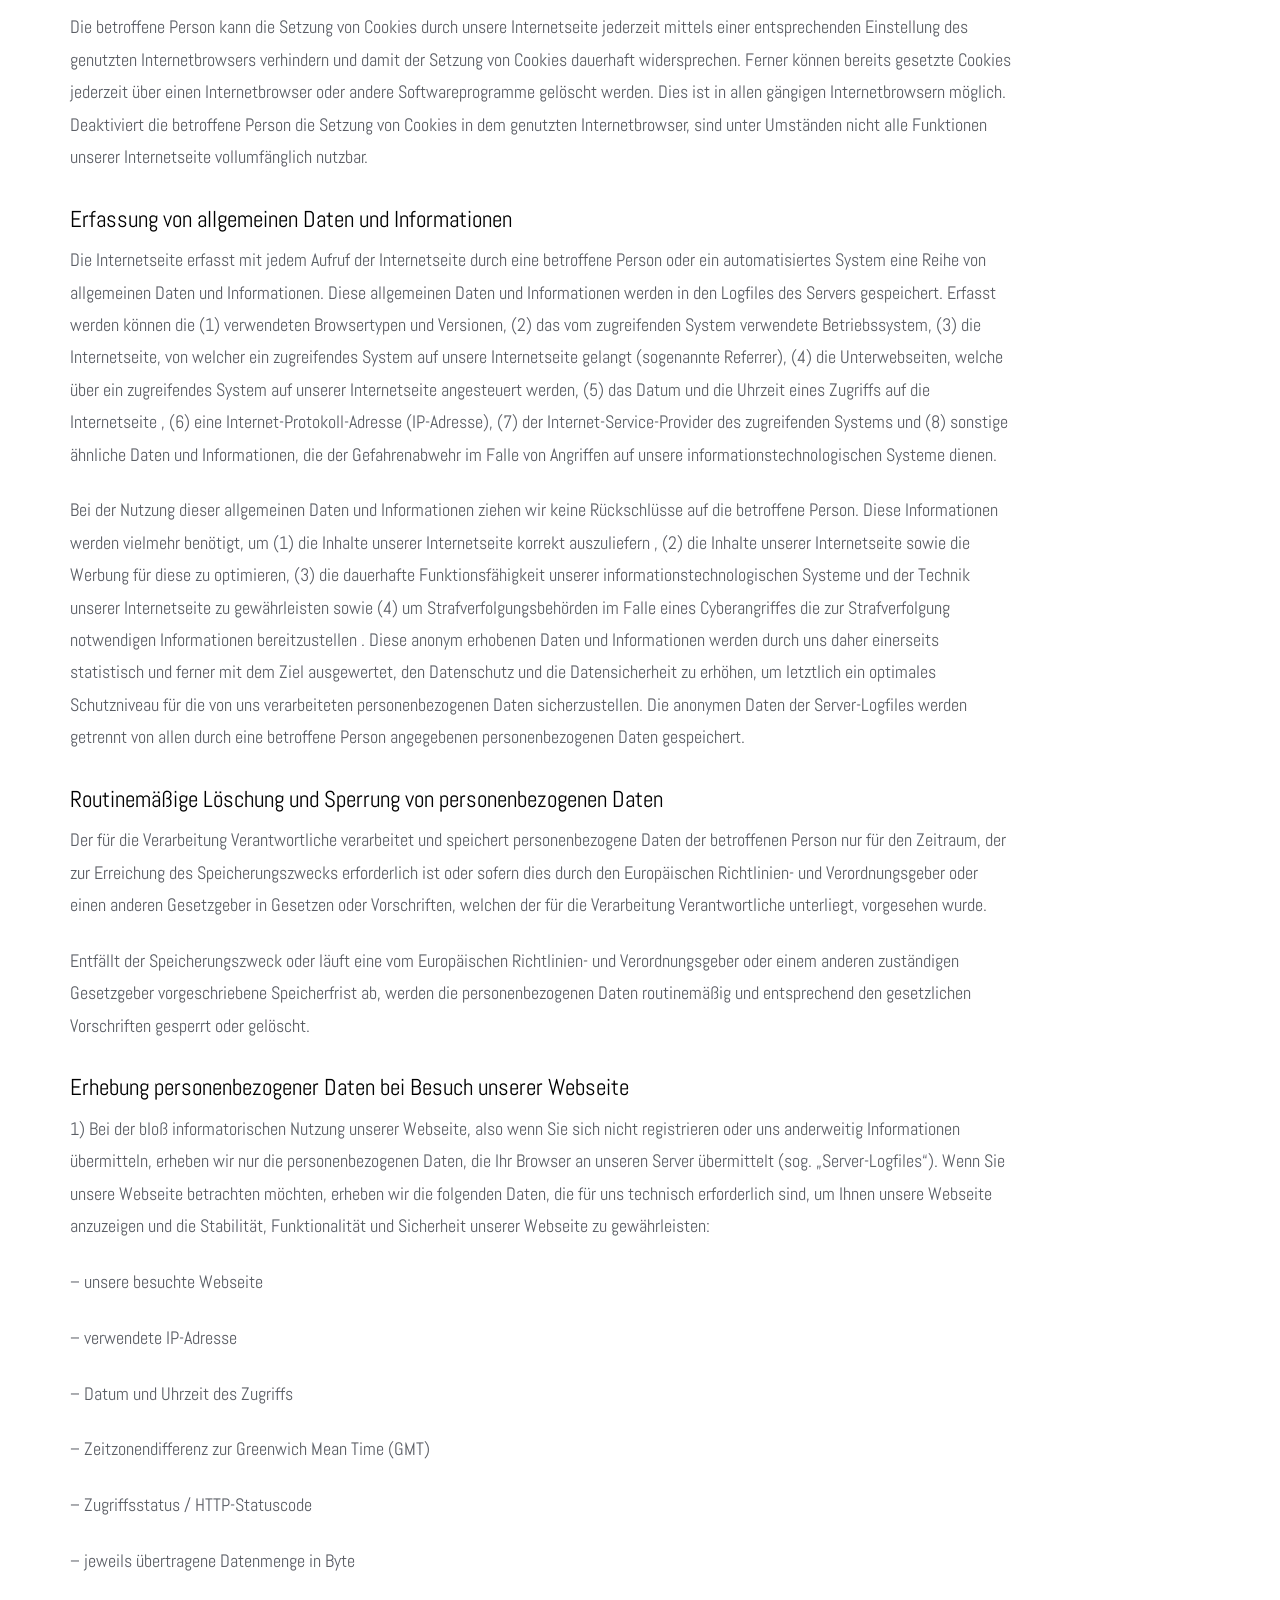
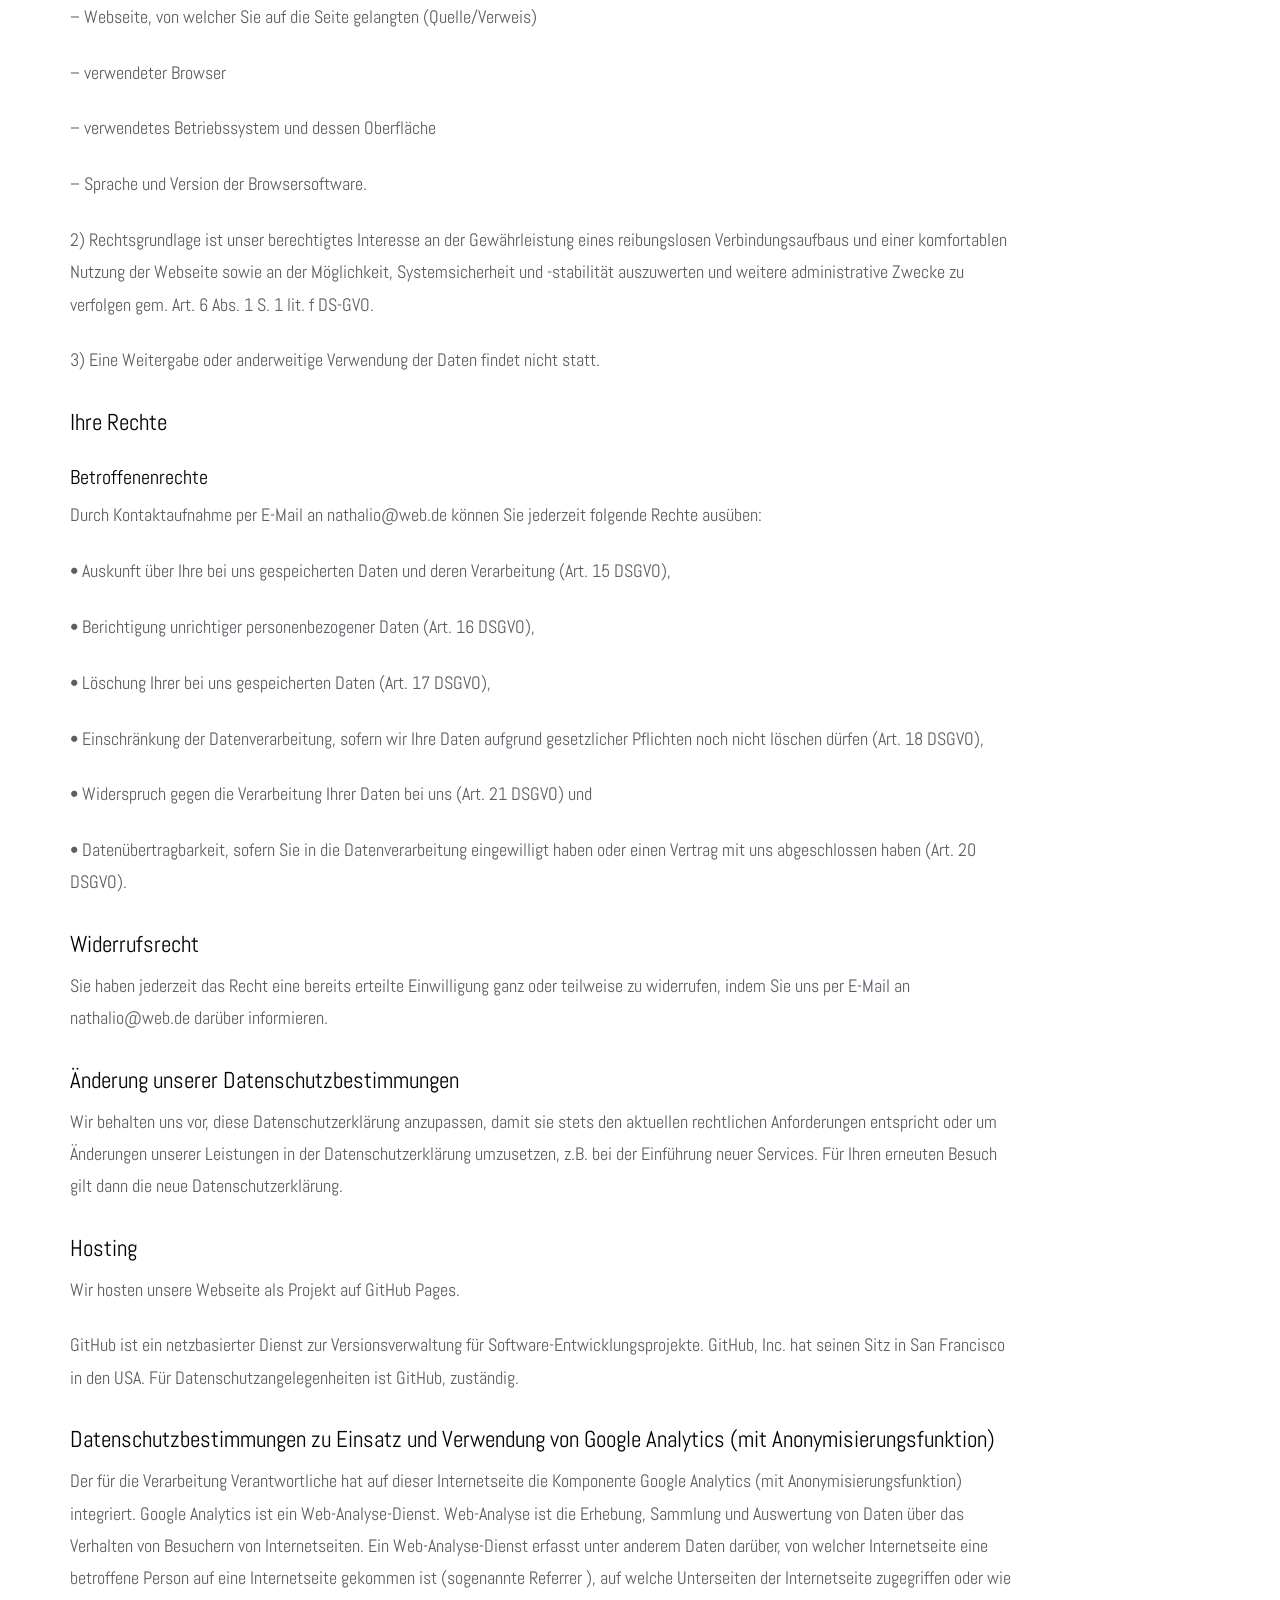
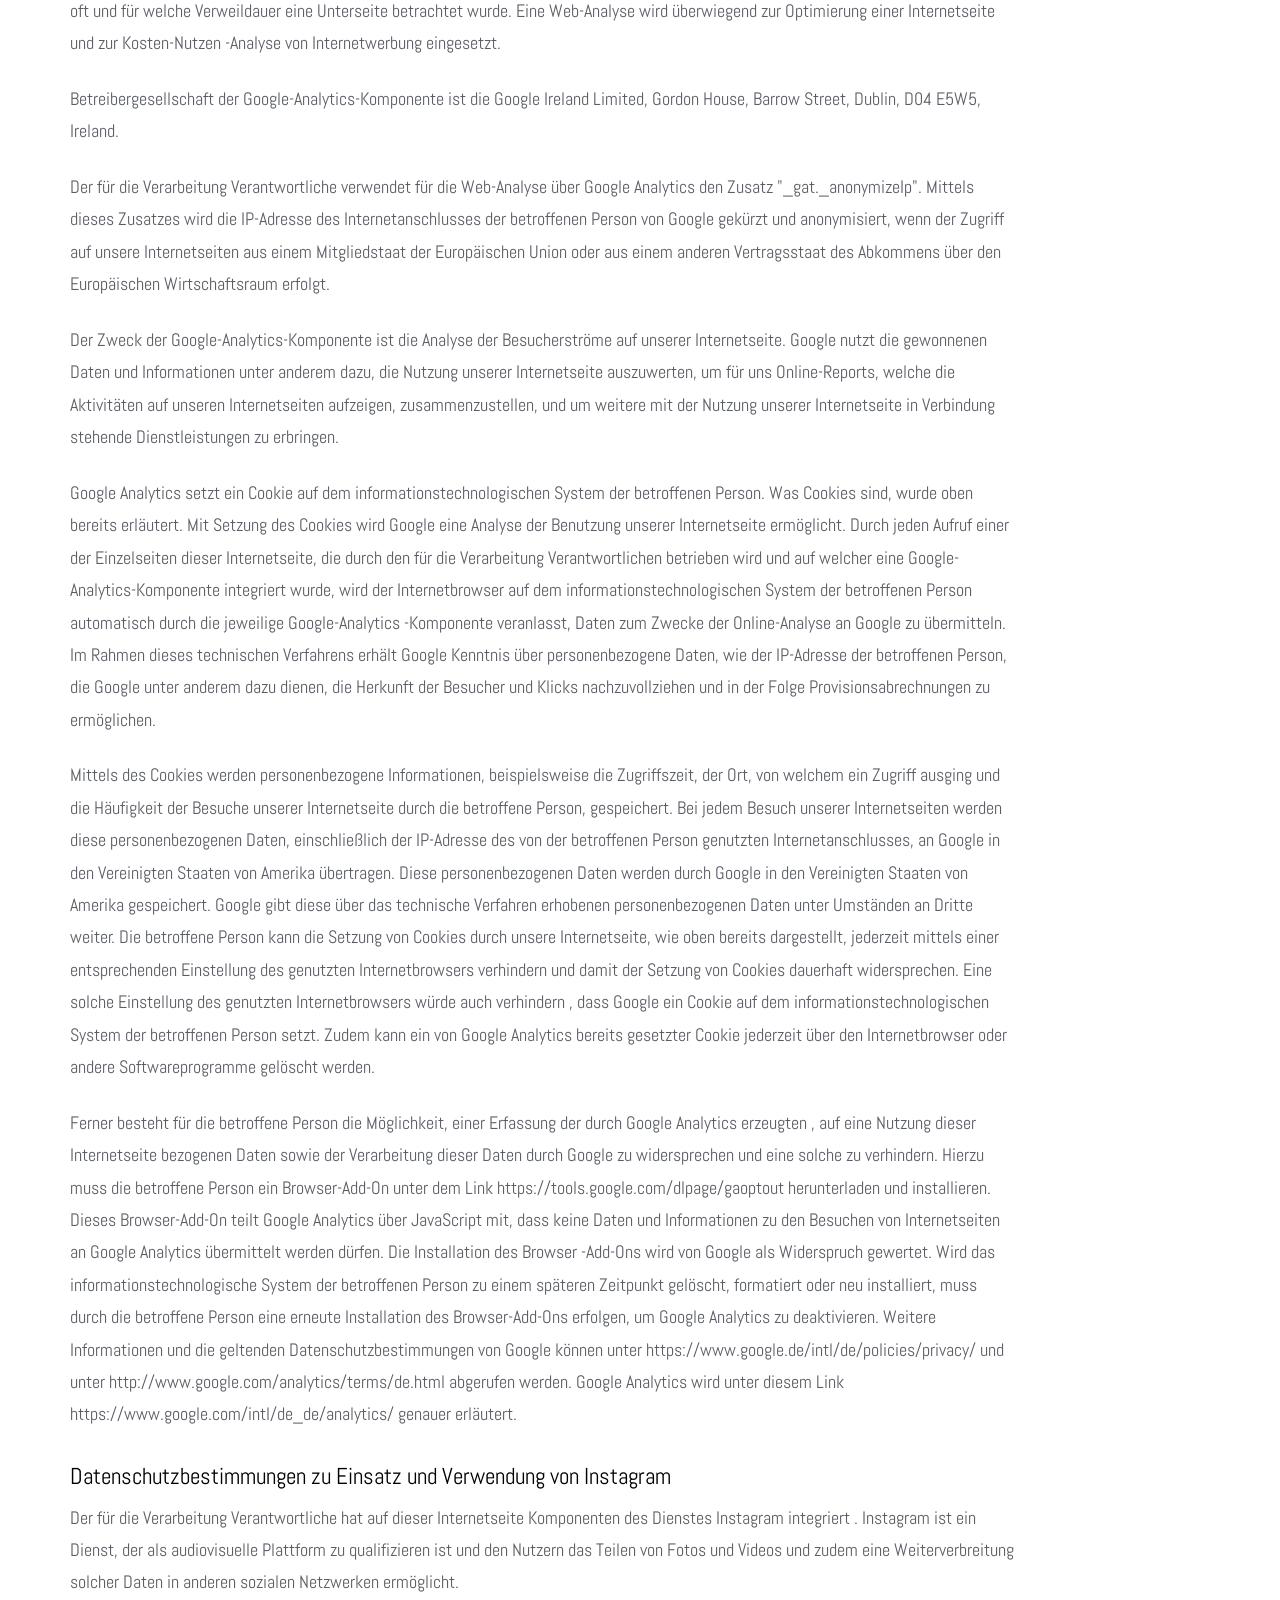
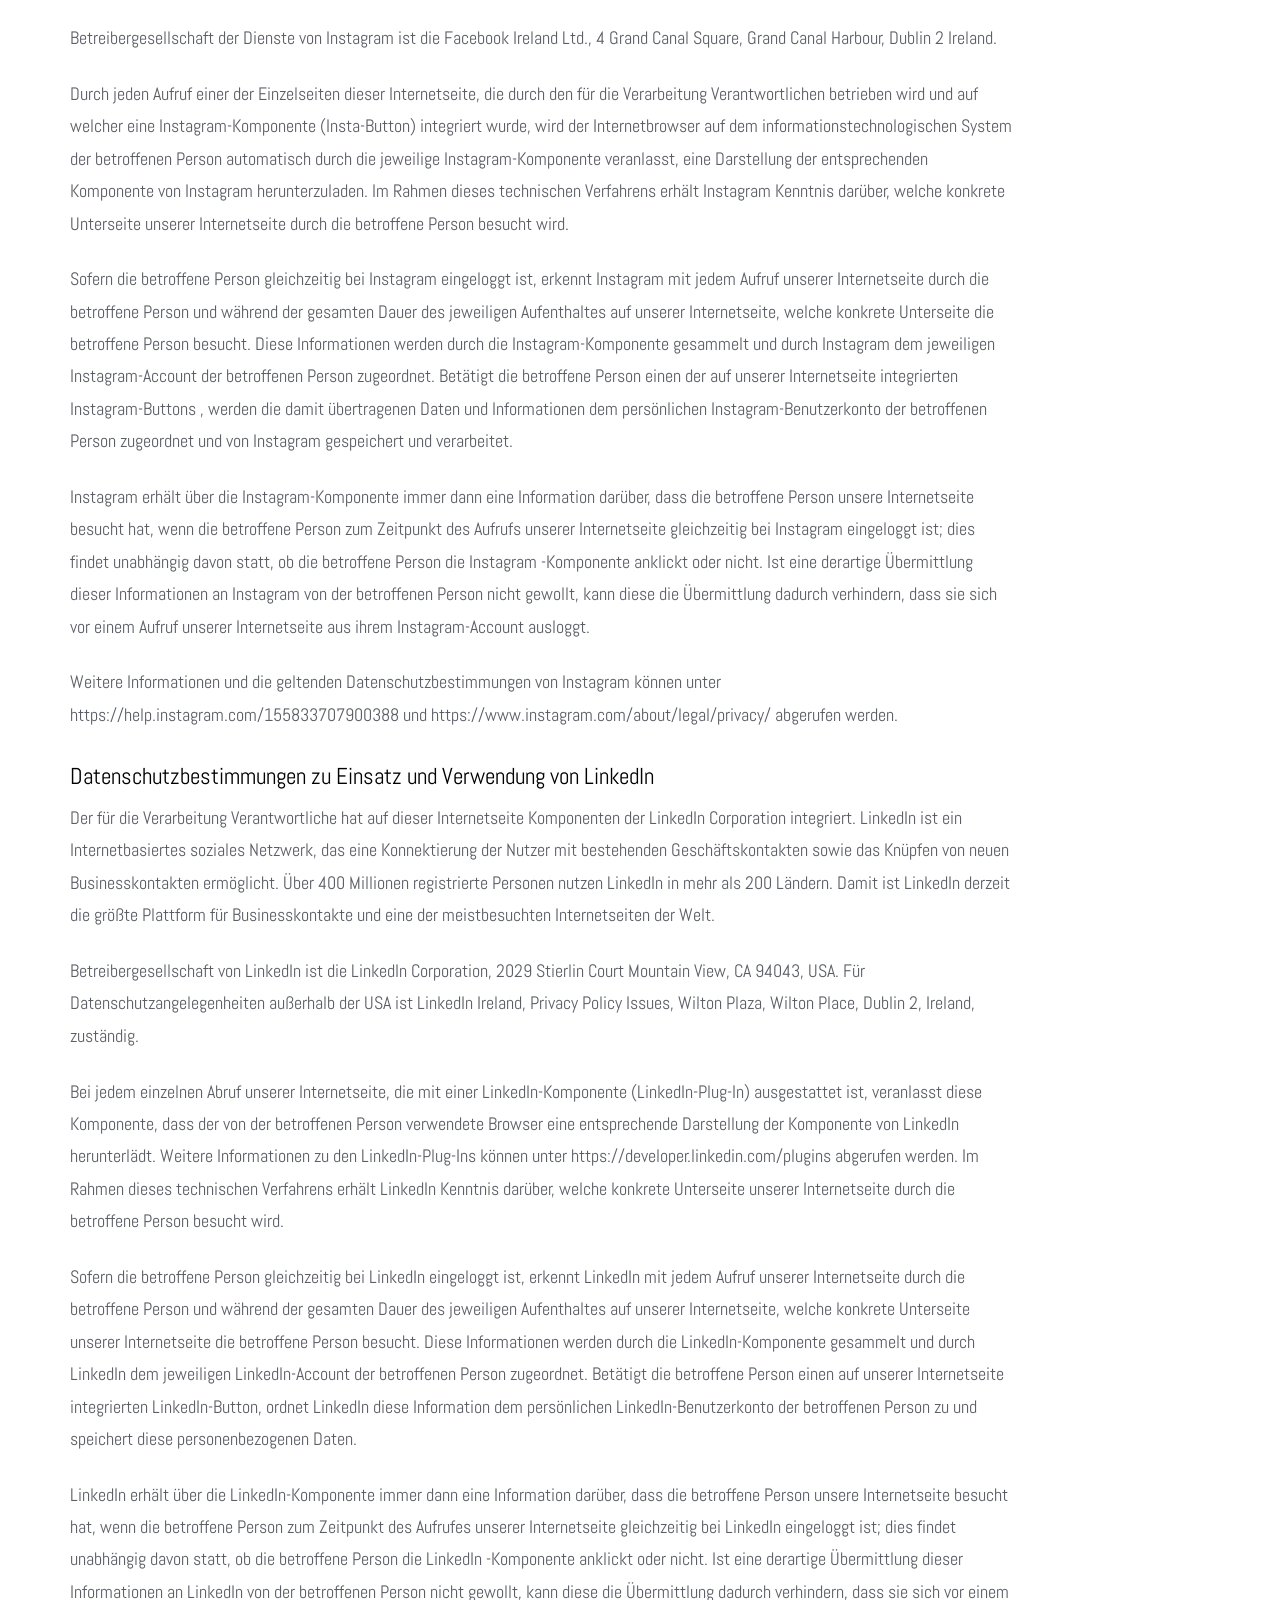
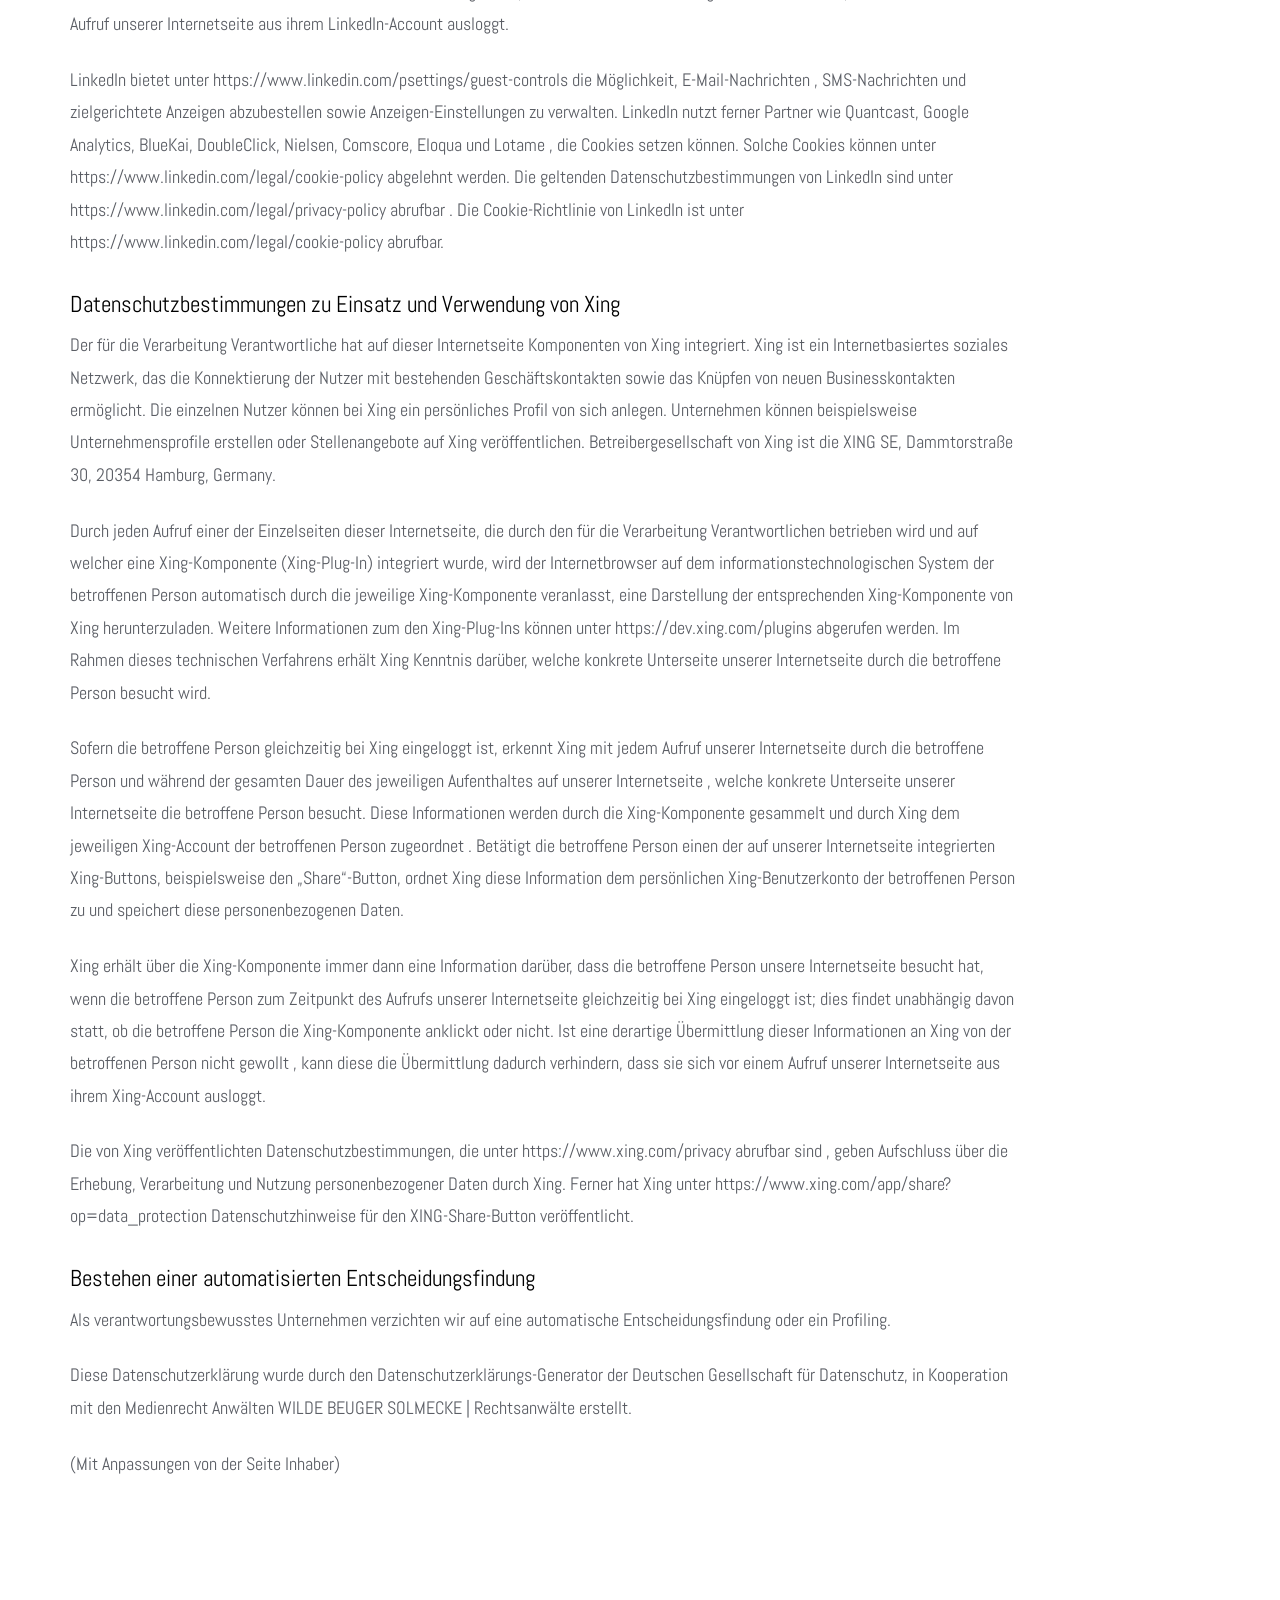
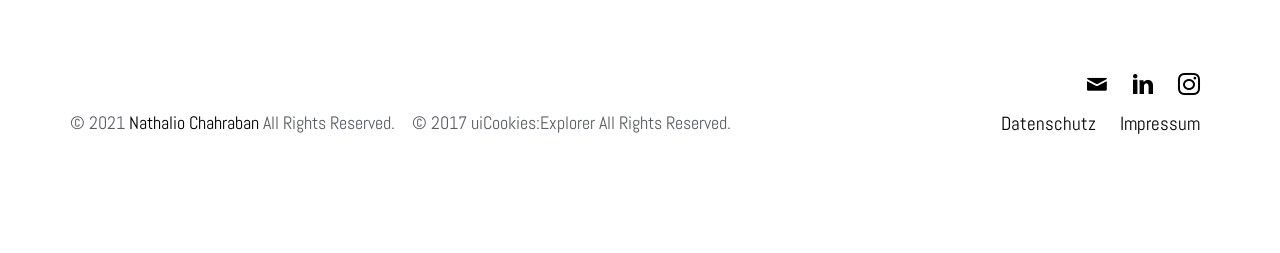
<file: datenschutzerklaerung.html>
<!DOCTYPE html>
<html lang="en">
  <head>
    <meta charset="utf-8">
    <meta name="viewport" content="width=device-width, initial-scale=1">
    <title>Datenschutz | Nathalio Chahraban</title>
    <meta name="description" content="Free Bootstrap Theme by uicookies.com">
    <meta name="keywords" content="free website templates, free bootstrap themes, free template, free bootstrap, free website template">
    
    <link rel="icon" type="image/jpg" href="img/LogoNC.jpg" img="img/LogoNC.jpg"/>
      
    <link href="https://fonts.googleapis.com/css?family=Abel" rel="stylesheet">
    <link rel="stylesheet" href="css/styles-merged.css">
    <link rel="stylesheet" href="css/style.min.css">
    <link rel="stylesheet" href="css/custom.css">

    <meta name="google-site-verification" content="vlOow_27LltvTFLL6Vf3A-L2KyhU3dFssxjNwWQqyhc" />

      <script async src="https://www.googletagmanager.com/gtag/js?id=G-EHXX9FZ01V"></script>
  <script>
    window.dataLayer = window.dataLayer || [];
    function gtag(){dataLayer.push(arguments);}
    gtag('js', new Date());
    gtag('config', 'G-EHXX9FZ01V');
  </script>


    <!--[if lt IE 9]>
      <script src="js/vendor/html5shiv.min.js"></script>
      <script src="js/vendor/respond.min.js"></script>
    <![endif]-->
  </head>
  <body>

  <!-- START: header -->


  <header role="banner" class="probootstrap-header">
    <div class="container">
     <a href="index.html" class="probootstrap-logo">Nathalio Chahraban<span>.</span></a>
        
        <a href="#" class="probootstrap-burger-menu visible-xs" ><i>Menu</i></a>
        <div class="mobile-menu-overlay"></div>

        <nav role="navigation" class="probootstrap-nav hidden-xs">
          <ul class="probootstrap-main-nav">
            <li><a href="index.html">Projekte</a></li>
            <li><a href="about.html">&Uuml;ber / Kontakt </a></li>
          </ul>
          <div class="extra-text visible-xs"> 
            <a href="#" class="probootstrap-burger-menu"><i>Menu</i></a>
            <ul class="social-buttons">
              <li><a href="mailto:nathalio@web.de"><i class="icon-mail"></i></a></li> 
              <li><a href="http://www.linkedin.com/in/nathalio-chahraban-"><i class="icon-linkedin"></i></a></li>
              <li><a href="https://www.instagram.com/nathalio/"><i class="icon-instagram2"></i></a></li> 
            </ul>
          </div>
        </nav>
    </div>
  </header>
  <!-- END: header -->
  
  <div class="probootstrap-section">
    <div class="container">

      <div class="row">
        <div class="col-md-6 col-md-offset-3 mb40 text-center">
            <h1><strong>Datenschutz</strong></h1>
        </div>
        <div class="col-md-10">
          <p>Diese Webseite ist eine private Webseite und dient als online Portfolio für Nathalio Chahraban.</p>
<p>In dieser Datenschutzerklärung informieren wir Sie über die Verarbeitung Ihrer personenbezogenen Daten.
Sofern im Text der Begriff „Daten“ verwendet wird, sind jeweils allein personenbezogene Daten im Sinne der DSGVO gemeint.</p>

<h3>Verantwortlicher für die Datenverarbeitung</h3>
<p>Verantwortlicher im Sinne der Datenschutz-Grundverordnung (im Folgenden: DS-GVO), ist:
Nathalio Chahraban
Frankfurt, Deutschland
E-Mail: nathalio@web.de<p>

<h3>Begriffe</h3>
<p>Wir verwenden in dieser Datenschutzerklärung unter anderem die folgenden Begriffe:</p>
<h4>a) personenbezogene Daten</h4>
<p>Personenbezogene Daten sind alle Informationen, die sich auf eine identifizierte oder identifizierbare 
natürliche Person (im Folgenden „betroffene Person“) beziehen. Als identifizierbar wird eine natürliche 
Person angesehen, die direkt oder indirekt, insbesondere mittels Zuordnung zu einer Kennung wie einem Namen, 
zu einer Kennnummer, zu Standortdaten, zu einer Online-Kennung oder zu einem oder mehreren besonderen 
Merkmalen, die Ausdruck der physischen, physiologischen, genetischen, psychischen, wirtschaftlichen, 
kulturellen oder sozialen Identität dieser natürlichen Person sind, identifiziert werden kann.</p>

<h4>b) betroffene Person</h4>
<p>Betroffene Person ist jede identifizierte oder identifizierbare natürliche Person, deren personenbezogene Daten
 von dem für die Verarbeitung Verantwortlichen verarbeitet werden.</p>

<h4>c) Verarbeitung</h4>
<p>Verarbeitung ist jeder mit oder ohne Hilfe automatisierter Verfahren ausgeführte Vorgang oder jede solche Vorgangsreihe 
im Zusammenhang mit personenbezogenen Daten wie das Erheben, das Erfassen, die Organisation, das Ordnen, die 
Speicherung, die Anpassung oder Veränderung, das Auslesen, das Abfragen, die Verwendung, die Offenlegung durch 
Übermittlung, Verbreitung oder eine andere Form der Bereitstellung, den Abgleich oder die Verknüpfung, die 
Einschränkung, das Löschen oder die Vernichtung.</p>

<h4>d) Einschränkung der Verarbeitung</h4>
<p>Einschränkung der Verarbeitung ist die Markierung gespeicherter personenbezogener Daten mit dem Ziel, ihre 
künftige Verarbeitung einzuschränken.</p>

<h4>e) Profiling</h4>
<p>Profiling ist jede Art der automatisierten Verarbeitung personenbezogener Daten, die darin besteht, dass diese 
personenbezogenen Daten verwendet werden, um bestimmte persönliche Aspekte, die sich auf eine natürliche Person 
beziehen, zu bewerten, insbesondere, um Aspekte bezüglich Arbeitsleistung, wirtschaftlicher Lage, Gesundheit, 
persönlicher Vorlieben, Interessen, Zuverlässigkeit, Verhalten, Aufenthaltsort oder Ortswechsel dieser natürlichen 
Person zu analysieren oder vorherzusagen.</p>

<h4>f) Pseudonymisierung</h4>
<p>Pseudonymisierung ist die Verarbeitung personenbezogener Daten in einer Weise, auf welche die personenbezogenen 
Daten ohne Hinzuziehung zusätzlicher Informationen nicht mehr einer spezifischen betroffenen Person zugeordnet 
werden können, sofern diese zusätzlichen Informationen gesondert aufbewahrt werden und technischen und organisatorischen 
Maßnahmen unterliegen, die gewährleisten, dass die personenbezogenen Daten nicht einer identifizierten oder identifizierbaren 
natürlichen Person zugewiesen werden.</p>

<h4>g) Verantwortlicher oder für die Verarbeitung Verantwortlicher</h4>
<p>Verantwortlicher oder für die Verarbeitung Verantwortlicher ist die natürliche oder juristische Person, 
Behörde, Einrichtung oder andere Stelle, die allein oder gemeinsam mit anderen über die Zwecke und Mittel der 
Verarbeitung von personenbezogenen Daten entscheidet. Sind die Zwecke und Mittel dieser Verarbeitung durch das 
Unionsrecht oder das Recht der Mitgliedstaaten vorgegeben, so kann der Verantwortliche beziehungsweise können 
die bestimmten Kriterien seiner Benennung nach dem Unionsrecht oder dem Recht der Mitgliedstaaten vorgesehen 
werden.</p>

<h4>h) Auftragsverarbeiter</h4>
<p>Auftragsverarbeiter ist eine natürliche oder juristische Person, Behörde, Einrichtung oder andere Stelle, 
die personenbezogene Daten im Auftrag des Verantwortlichen verarbeitet.</p>

<h4>i) Empfänger</h4>
<p>Empfänger ist eine natürliche oder juristische Person, Behörde, Einrichtung oder andere Stelle, der personenbezogene 
Daten offengelegt werden, unabhängig davon, ob es sich bei ihr um einen Dritten handelt oder nicht. Behörden, 
die im Rahmen eines bestimmten Untersuchungsauftrags nach dem Unionsrecht oder dem Recht der Mitgliedstaaten 
möglicherweise personenbezogene Daten erhalten, gelten jedoch nicht als Empfänger.</p>

<h4>j) Dritter</h4>
<p>Dritter ist eine natürliche oder juristische Person, Behörde, Einrichtung oder andere Stelle außer der betroffenen 
Person, dem Verantwortlichen, dem Auftragsverarbeiter und den Personen, die unter der unmittelbaren Verantwortung 
des Verantwortlichen oder des Auftragsverarbeiters befugt sind, die personenbezogenen Daten zu verarbeiten.</p>

<h4>k) Einwilligung</h4>
<p>Einwilligung ist jede von der betroffenen Person freiwillig für den bestimmten Fall in informierter Weise 
und unmissverständlich abgegebene Willensbekundung in Form einer Erklärung oder einer sonstigen eindeutigen 
bestätigenden Handlung, mit der die betroffene Person zu verstehen gibt, dass sie mit der Verarbeitung der sie 
betreffenden personenbezogenen Daten einverstanden ist.</p>

<h3>Cookies</h3>
<p>Die Webseite verwendet Cookies. Cookies sind Textdateien, welche über einen Internetbrowser auf einem Computersystem abgelegt und gespeichert werden.<p>
<p>Zahlreiche Internetseiten und Server verwenden Cookies. Viele Cookies enthalten eine sogenannte Cookie-ID. Eine Cookie-ID ist eine eindeutige Kennung des 
Cookies. Sie besteht aus einer Zeichenfolge, durch welche Internetseiten und Server dem konkreten Internetbrowser 
zugeordnet werden können, in dem das Cookie gespeichert wurde. Dies ermöglicht es den besuchten Internetseiten 
und Servern, den individuellen Browser der betroffenen Person von anderen Internetbrowsern, die andere Cookies 
enthalten, zu unterscheiden. Ein bestimmter Internetbrowser kann über die eindeutige Cookie-ID wiedererkannt 
und identifiziert werden.</p>
<p>Cookies diene dazu, das Internetangebot insgesamt nutzerfreundlicher und effektiver zu machen und die Nutzung 
bestimmter Funktionen zu ermöglichen.</p>
<p>Mittels eines Cookies können die Informationen und Angebote auf unserer Internetseite im Sinne des Benutzers 
optimiert werden. Cookies ermöglichen uns, wie bereits erwähnt, die Benutzer unserer Internetseite wiederzuerkennen
. Zweck dieser Wiedererkennung ist es, den Nutzern die Verwendung unserer Internetseite zu erleichtern. Der Benutzer 
einer Internetseite, die Cookies verwendet, muss beispielsweise nicht bei jedem Besuch der Internetseite erneut 
seine Zugangsdaten eingeben, weil dies von der Internetseite und dem auf dem Computersystem des Benutzers abgelegten 
Cookie übernommen wird. Ein weiteres Beispiel ist das Cookie eines Warenkorbes im Online-Shop. Der Online-Shop 
merkt sich die Artikel, die ein Kunde in den virtuellen Warenkorb gelegt hat, über ein Cookie.</p>
<p>Die betroffene Person kann die Setzung von Cookies durch unsere Internetseite jederzeit mittels einer entsprechenden 
Einstellung des genutzten Internetbrowsers verhindern und damit der Setzung von Cookies dauerhaft widersprechen.
 Ferner können bereits gesetzte Cookies jederzeit über einen Internetbrowser oder andere Softwareprogramme gelöscht 
 werden. Dies ist in allen gängigen Internetbrowsern möglich. Deaktiviert die betroffene Person die Setzung von 
 Cookies in dem genutzten Internetbrowser, sind unter Umständen nicht alle Funktionen unserer Internetseite vollumfänglich 
 nutzbar.</p>

<h3>Erfassung von allgemeinen Daten und Informationen</h3>
<p>Die Internetseite erfasst mit jedem Aufruf der Internetseite durch eine betroffene Person oder ein automatisiertes 
System eine Reihe von allgemeinen Daten und Informationen. Diese allgemeinen Daten und Informationen werden in 
den Logfiles des Servers gespeichert. Erfasst werden können die (1) verwendeten Browsertypen und Versionen, (2)
 das vom zugreifenden System verwendete Betriebssystem, (3) die Internetseite, von welcher ein zugreifendes System 
 auf unsere Internetseite gelangt (sogenannte Referrer), (4) die Unterwebseiten, welche über ein zugreifendes 
 System auf unserer Internetseite angesteuert werden, (5) das Datum und die Uhrzeit eines Zugriffs auf die Internetseite
 , (6) eine Internet-Protokoll-Adresse (IP-Adresse), (7) der Internet-Service-Provider des zugreifenden Systems 
 und (8) sonstige ähnliche Daten und Informationen, die der Gefahrenabwehr im Falle von Angriffen auf unsere informationstechnologischen 
 Systeme dienen.</p>
<p>Bei der Nutzung dieser allgemeinen Daten und Informationen ziehen wir keine Rückschlüsse auf die betroffene 
Person. Diese Informationen werden vielmehr benötigt, um (1) die Inhalte unserer Internetseite korrekt auszuliefern
, (2) die Inhalte unserer Internetseite sowie die Werbung für diese zu optimieren, (3) die dauerhafte Funktionsfähigkeit 
unserer informationstechnologischen Systeme und der Technik unserer Internetseite zu gewährleisten sowie (4) 
um Strafverfolgungsbehörden im Falle eines Cyberangriffes die zur Strafverfolgung notwendigen Informationen bereitzustellen
. Diese anonym erhobenen Daten und Informationen werden durch uns daher einerseits statistisch und ferner mit 
dem Ziel ausgewertet, den Datenschutz und die Datensicherheit zu erhöhen, um letztlich ein optimales Schutzniveau 
für die von uns verarbeiteten personenbezogenen Daten sicherzustellen. Die anonymen Daten der Server-Logfiles 
werden getrennt von allen durch eine betroffene Person angegebenen personenbezogenen Daten gespeichert.</p>

<h3>Routinemäßige Löschung und Sperrung von personenbezogenen Daten</h3>
<p>Der für die Verarbeitung Verantwortliche verarbeitet und speichert personenbezogene Daten der betroffenen 
Person nur für den Zeitraum, der zur Erreichung des Speicherungszwecks erforderlich ist oder sofern dies durch 
den Europäischen Richtlinien- und Verordnungsgeber oder einen anderen Gesetzgeber in Gesetzen oder Vorschriften, 
welchen der für die Verarbeitung Verantwortliche unterliegt, vorgesehen wurde.</h3>
<p>Entfällt der Speicherungszweck oder läuft eine vom Europäischen Richtlinien- und Verordnungsgeber oder einem 
anderen zuständigen Gesetzgeber vorgeschriebene Speicherfrist ab, werden die personenbezogenen Daten routinemäßig 
und entsprechend den gesetzlichen Vorschriften gesperrt oder gelöscht.</p>

<h3>Erhebung personenbezogener Daten bei Besuch unserer Webseite</h3>
<p>1)	Bei der bloß informatorischen Nutzung unserer Webseite, also wenn Sie sich nicht registrieren oder uns 
anderweitig Informationen übermitteln, erheben wir nur die personenbezogenen Daten, die Ihr Browser an unseren 
Server übermittelt (sog. „Server-Logfiles“). Wenn Sie unsere Webseite betrachten möchten, erheben wir die folgenden 
Daten, die für uns technisch erforderlich sind, um Ihnen unsere Webseite anzuzeigen und die Stabilität, Funktionalität 
und Sicherheit unserer Webseite zu gewährleisten:</p>
<p>– unsere besuchte Webseite</p>
<p>– verwendete IP-Adresse</p>
<p>– Datum und Uhrzeit des Zugriffs</p>
<p>– Zeitzonendifferenz zur Greenwich Mean Time (GMT)</p>
<p>– Zugriffsstatus / HTTP-Statuscode</p>
<p>– jeweils übertragene Datenmenge in Byte</p>
<p>– Webseite, von welcher Sie auf die Seite gelangten (Quelle/Verweis)</p>
<p>– verwendeter Browser</p>
<p>– verwendetes Betriebssystem und dessen Oberfläche</p>
<p>– Sprache und Version der Browsersoftware.</p>

<p>2)	Rechtsgrundlage ist unser berechtigtes Interesse an der Gewährleistung eines reibungslosen Verbindungsaufbaus 
und einer komfortablen Nutzung der Webseite sowie an der Möglichkeit, Systemsicherheit und -stabilität auszuwerten 
und weitere administrative Zwecke zu verfolgen gem. Art. 6 Abs. 1 S. 1 lit. f DS-GVO.</p>
<p>3)	Eine Weitergabe oder anderweitige Verwendung der Daten findet nicht statt.</p>

<h3>Ihre Rechte</h3>
<h4>Betroffenenrechte</h4>
<p>Durch Kontaktaufnahme per E-Mail an nathalio@web.de können Sie jederzeit folgende Rechte ausüben:<p>
<p>•	Auskunft über Ihre bei uns gespeicherten Daten und deren Verarbeitung (Art. 15 DSGVO),<p>
<p>•	Berichtigung unrichtiger personenbezogener Daten (Art. 16 DSGVO),<p>
<p>•	Löschung Ihrer bei uns gespeicherten Daten (Art. 17 DSGVO),<p>
<p>•	Einschränkung der Datenverarbeitung, sofern wir Ihre Daten aufgrund gesetzlicher Pflichten noch nicht 
löschen dürfen (Art. 18 DSGVO),<p>
<p>•	Widerspruch gegen die Verarbeitung Ihrer Daten bei uns (Art. 21 DSGVO) und
<p>•	Datenübertragbarkeit, sofern Sie in die Datenverarbeitung eingewilligt haben oder einen Vertrag
 mit uns abgeschlossen haben (Art. 20 DSGVO).<p>

<h3>Widerrufsrecht</h3>
<p>Sie haben jederzeit das Recht eine bereits erteilte Einwilligung ganz oder teilweise zu widerrufen, indem 
Sie uns per E-Mail an nathalio@web.de darüber informieren.</p>

<h3>Änderung unserer Datenschutzbestimmungen</h3>
<p>Wir behalten uns vor, diese Datenschutzerklärung anzupassen, damit sie stets den aktuellen rechtlichen Anforderungen 
entspricht oder um Änderungen unserer Leistungen in der Datenschutzerklärung umzusetzen, z.B. bei der Einführung 
neuer Services. Für Ihren erneuten Besuch gilt dann die neue Datenschutzerklärung.</p>

<h3>Hosting</h3>
<p>Wir hosten unsere Webseite als Projekt auf GitHub Pages.<p>
<p>GitHub ist ein netzbasierter Dienst zur Versionsverwaltung für Software-Entwicklungsprojekte. GitHub, Inc. hat seinen Sitz in San Francisco in den USA.
Für Datenschutzangelegenheiten ist GitHub, zuständig.<p>

<h3>Datenschutzbestimmungen zu Einsatz und Verwendung von Google Analytics (mit Anonymisierungsfunktion)</h3>
Der für die Verarbeitung Verantwortliche hat auf dieser Internetseite die Komponente Google Analytics (mit Anonymisierungsfunktion) 
integriert. Google Analytics ist ein Web-Analyse-Dienst. Web-Analyse ist die Erhebung, Sammlung und Auswertung von 
Daten über das Verhalten von Besuchern von Internetseiten. Ein Web-Analyse-Dienst erfasst unter anderem Daten 
darüber, von welcher Internetseite eine betroffene Person auf eine Internetseite gekommen ist (sogenannte Referrer
), auf welche Unterseiten der Internetseite zugegriffen oder wie oft und für welche Verweildauer eine Unterseite 
betrachtet wurde. Eine Web-Analyse wird überwiegend zur Optimierung einer Internetseite und zur Kosten-Nutzen
-Analyse von Internetwerbung eingesetzt.</p>
<p>Betreibergesellschaft der Google-Analytics-Komponente ist die Google Ireland Limited, Gordon House, Barrow 
Street, Dublin, D04 E5W5, Ireland.</p>
<p>Der für die Verarbeitung Verantwortliche verwendet für die Web-Analyse über Google Analytics den Zusatz "_gat._anonymizeIp". 
Mittels dieses Zusatzes wird die IP-Adresse des Internetanschlusses der betroffenen Person von Google gekürzt 
und anonymisiert, wenn der Zugriff auf unsere Internetseiten aus einem Mitgliedstaat der Europäischen Union oder 
aus einem anderen Vertragsstaat des Abkommens über den Europäischen Wirtschaftsraum erfolgt.</p>
<p>Der Zweck der Google-Analytics-Komponente ist die Analyse der Besucherströme auf unserer Internetseite.
 Google nutzt die gewonnenen Daten und Informationen unter anderem dazu, die Nutzung unserer Internetseite auszuwerten, 
 um für uns Online-Reports, welche die Aktivitäten auf unseren Internetseiten aufzeigen, zusammenzustellen, 
 und um weitere mit der Nutzung unserer Internetseite in Verbindung stehende Dienstleistungen zu erbringen.</p>
<p>Google Analytics setzt ein Cookie auf dem informationstechnologischen System der betroffenen Person. Was Cookies 
sind, wurde oben bereits erläutert. Mit Setzung des Cookies wird Google eine Analyse der Benutzung unserer Internetseite 
ermöglicht. Durch jeden Aufruf einer der Einzelseiten dieser Internetseite, die durch den für die Verarbeitung 
Verantwortlichen betrieben wird und auf welcher eine Google-Analytics-Komponente integriert wurde, wird der Internetbrowser 
auf dem informationstechnologischen System der betroffenen Person automatisch durch die jeweilige Google-Analytics
-Komponente veranlasst, Daten zum Zwecke der Online-Analyse an Google zu übermitteln. Im Rahmen dieses technischen 
Verfahrens erhält Google Kenntnis über personenbezogene Daten, wie der IP-Adresse der betroffenen Person, die 
Google unter anderem dazu dienen, die Herkunft der Besucher und Klicks nachzuvollziehen und in der Folge Provisionsabrechnungen 
zu ermöglichen.</p>
<p>Mittels des Cookies werden personenbezogene Informationen, beispielsweise die Zugriffszeit, der Ort, von welchem ein Zugriff ausging und die Häufigkeit der Besuche unserer Internetseite durch die betroffene Person, gespeichert. Bei jedem Besuch unserer Internetseiten werden diese personenbezogenen Daten, einschließlich der IP-Adresse des von der betroffenen Person genutzten Internetanschlusses, an Google in den Vereinigten Staaten von Amerika übertragen. Diese personenbezogenen Daten werden durch Google in den Vereinigten Staaten von Amerika gespeichert. Google gibt diese über das technische Verfahren erhobenen personenbezogenen Daten unter Umständen an Dritte weiter.
Die betroffene Person kann die Setzung von Cookies durch unsere Internetseite, wie oben bereits dargestellt, 
jederzeit mittels einer entsprechenden Einstellung des genutzten Internetbrowsers verhindern und damit der Setzung 
von Cookies dauerhaft widersprechen. Eine solche Einstellung des genutzten Internetbrowsers würde auch verhindern
, dass Google ein Cookie auf dem informationstechnologischen System der betroffenen Person setzt. Zudem kann ein 
von Google Analytics bereits gesetzter Cookie jederzeit über den Internetbrowser oder andere Softwareprogramme 
gelöscht werden.</p>
<p>Ferner besteht für die betroffene Person die Möglichkeit, einer Erfassung der durch Google Analytics erzeugten
, auf eine Nutzung dieser Internetseite bezogenen Daten sowie der Verarbeitung dieser Daten durch Google zu widersprechen 
und eine solche zu verhindern. Hierzu muss die betroffene Person ein Browser-Add-On unter dem Link https://tools.google.com/dlpage/gaoptout herunterladen 
und installieren. Dieses Browser-Add-On teilt Google Analytics über JavaScript mit, dass keine Daten und Informationen 
zu den Besuchen von Internetseiten an Google Analytics übermittelt werden dürfen. Die Installation des Browser
-Add-Ons wird von Google als Widerspruch gewertet. Wird das informationstechnologische System der betroffenen 
Person zu einem späteren Zeitpunkt gelöscht, formatiert oder neu installiert, muss durch die betroffene Person 
eine erneute Installation des Browser-Add-Ons erfolgen, um Google Analytics zu deaktivieren. Weitere Informationen 
und die geltenden Datenschutzbestimmungen von Google können unter https://www.google.de/intl/de/policies/privacy/ und unter http://www.google.com/analytics/terms/de.html 
abgerufen werden. Google Analytics wird unter diesem Link https://www.google.com/intl/de_de/analytics/ genauer 
erläutert.</p>

<h3>Datenschutzbestimmungen zu Einsatz und Verwendung von Instagram</h3>
Der für die Verarbeitung Verantwortliche hat auf dieser Internetseite Komponenten des Dienstes Instagram integriert
. Instagram ist ein Dienst, der als audiovisuelle Plattform zu qualifizieren ist und den Nutzern das Teilen von 
Fotos und Videos und zudem eine Weiterverbreitung solcher Daten in anderen sozialen Netzwerken ermöglicht.</p>
<p>Betreibergesellschaft der Dienste von Instagram ist die Facebook Ireland Ltd., 4 Grand Canal Square, Grand Canal Harbour, Dublin 2 Ireland.</p>
<p>Durch jeden Aufruf einer der Einzelseiten dieser Internetseite, die durch den für die Verarbeitung Verantwortlichen 
betrieben wird und auf welcher eine Instagram-Komponente (Insta-Button) integriert wurde, wird der Internetbrowser 
auf dem informationstechnologischen System der betroffenen Person automatisch durch die jeweilige Instagram-Komponente 
veranlasst, eine Darstellung der entsprechenden Komponente von Instagram herunterzuladen. Im Rahmen dieses technischen 
Verfahrens erhält Instagram Kenntnis darüber, welche konkrete Unterseite unserer Internetseite durch die betroffene 
Person besucht wird.</p>
<p>Sofern die betroffene Person gleichzeitig bei Instagram eingeloggt ist, erkennt Instagram mit jedem Aufruf
 unserer Internetseite durch die betroffene Person und während der gesamten Dauer des jeweiligen Aufenthaltes
 auf unserer Internetseite, welche konkrete Unterseite die betroffene Person besucht. Diese Informationen werden 
 durch die Instagram-Komponente gesammelt und durch Instagram dem jeweiligen Instagram-Account der betroffenen 
 Person zugeordnet. Betätigt die betroffene Person einen der auf unserer Internetseite integrierten Instagram-Buttons
 , werden die damit übertragenen Daten und Informationen dem persönlichen Instagram-Benutzerkonto der betroffenen 
 Person zugeordnet und von Instagram gespeichert und verarbeitet.</p>
<p>Instagram erhält über die Instagram-Komponente immer dann eine Information darüber, dass die betroffene 
Person unsere Internetseite besucht hat, wenn die betroffene Person zum Zeitpunkt des Aufrufs unserer Internetseite 
gleichzeitig bei Instagram eingeloggt ist; dies findet unabhängig davon statt, ob die betroffene Person die Instagram
-Komponente anklickt oder nicht. Ist eine derartige Übermittlung dieser Informationen an Instagram von der betroffenen 
Person nicht gewollt, kann diese die Übermittlung dadurch verhindern, dass sie sich vor einem Aufruf unserer 
Internetseite aus ihrem Instagram-Account ausloggt.</p>
<p>Weitere Informationen und die geltenden Datenschutzbestimmungen von Instagram können unter https://help.instagram.com/155833707900388 und 
https://www.instagram.com/about/legal/privacy/ abgerufen werden.</p>

<h3>Datenschutzbestimmungen zu Einsatz und Verwendung von LinkedIn</h3>
<p>Der für die Verarbeitung Verantwortliche hat auf dieser Internetseite Komponenten der LinkedIn Corporation 
integriert. LinkedIn ist ein Internetbasiertes soziales Netzwerk, das eine Konnektierung der Nutzer mit 
bestehenden Geschäftskontakten sowie das Knüpfen von neuen Businesskontakten ermöglicht. Über 400 Millionen 
registrierte Personen nutzen LinkedIn in mehr als 200 Ländern. Damit ist LinkedIn derzeit die größte Plattform 
für Businesskontakte und eine der meistbesuchten Internetseiten der Welt.</p>
<p>Betreibergesellschaft von LinkedIn ist die LinkedIn Corporation, 2029 Stierlin Court Mountain View, CA 94043, USA. 
Für Datenschutzangelegenheiten außerhalb der USA ist LinkedIn Ireland, Privacy Policy Issues, Wilton Plaza, 
Wilton Place, Dublin 2, Ireland, zuständig.</p>
<p>Bei jedem einzelnen Abruf unserer Internetseite, die mit einer LinkedIn-Komponente (LinkedIn-Plug-In) ausgestattet 
ist, veranlasst diese Komponente, dass der von der betroffenen Person verwendete Browser eine entsprechende Darstellung 
der Komponente von LinkedIn herunterlädt. Weitere Informationen zu den LinkedIn-Plug-Ins können unter https://developer.linkedin.com/plugins abgerufen 
werden. Im Rahmen dieses technischen Verfahrens erhält LinkedIn Kenntnis darüber, welche konkrete Unterseite 
unserer Internetseite durch die betroffene Person besucht wird.</p>
<p>Sofern die betroffene Person gleichzeitig bei LinkedIn eingeloggt ist, erkennt LinkedIn mit jedem Aufruf unserer Internetseite durch 
die betroffene Person und während der gesamten Dauer des jeweiligen Aufenthaltes auf unserer Internetseite, 
welche konkrete Unterseite unserer Internetseite die betroffene Person besucht. Diese Informationen werden durch 
die LinkedIn-Komponente gesammelt und durch LinkedIn dem jeweiligen LinkedIn-Account der betroffenen Person 
zugeordnet. Betätigt die betroffene Person einen auf unserer Internetseite integrierten LinkedIn-Button, ordnet 
LinkedIn diese Information dem persönlichen LinkedIn-Benutzerkonto der betroffenen Person zu und speichert diese 
personenbezogenen Daten.</p>
<p>LinkedIn erhält über die LinkedIn-Komponente immer dann eine Information darüber, dass die betroffene Person 
unsere Internetseite besucht hat, wenn die betroffene Person zum Zeitpunkt des Aufrufes unserer Internetseite
 gleichzeitig bei LinkedIn eingeloggt ist; dies findet unabhängig davon statt, ob die betroffene Person die LinkedIn
 -Komponente anklickt oder nicht. Ist eine derartige Übermittlung dieser Informationen an LinkedIn von der 
 betroffenen Person nicht gewollt, kann diese die Übermittlung dadurch verhindern, dass sie sich vor einem Aufruf 
 unserer Internetseite aus ihrem LinkedIn-Account ausloggt.</p>
<p>LinkedIn bietet unter https://www.linkedin.com/psettings/guest-controls die Möglichkeit, E-Mail-Nachrichten
, SMS-Nachrichten und zielgerichtete Anzeigen abzubestellen sowie Anzeigen-Einstellungen zu verwalten. LinkedIn 
nutzt ferner Partner wie Quantcast, Google Analytics, BlueKai, DoubleClick, Nielsen, Comscore, Eloqua und Lotame
, die Cookies setzen können. Solche Cookies können unter https://www.linkedin.com/legal/cookie-policy abgelehnt 
werden. Die geltenden Datenschutzbestimmungen von LinkedIn sind unter https://www.linkedin.com/legal/privacy-policy abrufbar
. Die Cookie-Richtlinie von LinkedIn ist unter https://www.linkedin.com/legal/cookie-policy abrufbar.</p>

<h3>Datenschutzbestimmungen zu Einsatz und Verwendung von Xing</h3>
<p>Der für die Verarbeitung Verantwortliche hat auf dieser Internetseite Komponenten von Xing integriert. Xing ist 
ein Internetbasiertes soziales Netzwerk, das die Konnektierung der Nutzer mit bestehenden Geschäftskontakten 
sowie das Knüpfen von neuen Businesskontakten ermöglicht. Die einzelnen Nutzer können bei Xing ein persönliches Profil von sich anlegen. Unternehmen können beispielsweise Unternehmensprofile erstellen oder Stellenangebote auf Xing veröffentlichen.
Betreibergesellschaft von Xing ist die XING SE, Dammtorstraße 30, 20354 Hamburg, Germany.</p>
<p>Durch jeden Aufruf einer der Einzelseiten dieser Internetseite, die durch den für die Verarbeitung Verantwortlichen 
betrieben wird und auf welcher eine Xing-Komponente (Xing-Plug-In) integriert wurde, wird der Internetbrowser
 auf dem informationstechnologischen System der betroffenen Person automatisch durch die jeweilige Xing-Komponente 
 veranlasst, eine Darstellung der entsprechenden Xing-Komponente von Xing herunterzuladen. Weitere Informationen 
 zum den Xing-Plug-Ins können unter https://dev.xing.com/plugins abgerufen werden. Im Rahmen dieses technischen 
 Verfahrens erhält Xing Kenntnis darüber, welche konkrete Unterseite unserer Internetseite durch die betroffene 
 Person besucht wird.</p>
<p>Sofern die betroffene Person gleichzeitig bei Xing eingeloggt ist, erkennt Xing mit jedem Aufruf unserer Internetseite 
durch die betroffene Person und während der gesamten Dauer des jeweiligen Aufenthaltes auf unserer Internetseite
, welche konkrete Unterseite unserer Internetseite die betroffene Person besucht. Diese Informationen werden 
durch die Xing-Komponente gesammelt und durch Xing dem jeweiligen Xing-Account der betroffenen Person zugeordnet
. Betätigt die betroffene Person einen der auf unserer Internetseite integrierten Xing-Buttons, beispielsweise 
den „Share“-Button, ordnet Xing diese Information dem persönlichen Xing-Benutzerkonto der betroffenen Person zu 
und speichert diese personenbezogenen Daten.</p>
<p>Xing erhält über die Xing-Komponente immer dann eine Information darüber, dass die betroffene Person unsere 
Internetseite besucht hat, wenn die betroffene Person zum Zeitpunkt des Aufrufs unserer Internetseite gleichzeitig 
bei Xing eingeloggt ist; dies findet unabhängig davon statt, ob die betroffene Person die Xing-Komponente anklickt 
oder nicht. Ist eine derartige Übermittlung dieser Informationen an Xing von der betroffenen Person nicht gewollt
, kann diese die Übermittlung dadurch verhindern, dass sie sich vor einem Aufruf unserer Internetseite aus ihrem 
Xing-Account ausloggt.</p>
<p>Die von Xing veröffentlichten Datenschutzbestimmungen, die unter https://www.xing.com/privacy abrufbar sind
, geben Aufschluss über die Erhebung, Verarbeitung und Nutzung personenbezogener Daten durch Xing. Ferner hat 
Xing unter https://www.xing.com/app/share?op=data_protection Datenschutzhinweise für den XING-Share-Button 
veröffentlicht.</p>

<h3>Bestehen einer automatisierten Entscheidungsfindung</h3>
<p>Als verantwortungsbewusstes Unternehmen verzichten wir auf eine automatische Entscheidungsfindung oder ein 
Profiling.</p>
<p></p>
<p>Diese Datenschutzerklärung wurde durch den Datenschutzerklärungs-Generator der Deutschen Gesellschaft für 
Datenschutz, in Kooperation mit den Medienrecht Anwälten WILDE BEUGER SOLMECKE | Rechtsanwälte erstellt.</p>
<p>(Mit Anpassungen von der Seite Inhaber)</p>
 
        </div>
 
      </div>
      
    </div>
  </div>

  <footer class="probootstrap-footer" role="contentinfo">
    <div class="container">
      <div class="row">
        <div class="col-md-12">
          <ul class="probootstrap-social">
              <li><a href="mailto:nathalio@web.de"><i class="icon-mail"></i></a></li> 
              <li><a href="http://www.linkedin.com/in/nathalio-chahraban-"><i class="icon-linkedin"></i></a></li>
              <li><a href="https://www.instagram.com/nathalio/"><i class="icon-instagram2"></i></a></li> 
          </ul>
        </div>
      </div>
        
    <div class="row">
	  <div class="col-md-12">
      <p class="probootstrap-copyright">&copy; 2021 <a href="https://nathalio.de/">Nathalio Chahraban </a> All Rights Reserved. &ensp; &copy; 2017 uiCookies:Explorer All Rights Reserved.</p>
		<ul class="probootstrap-social">
			<li><a href="datenschutzerklaerung.html" style="font-size:19px">Datenschutz</a></li>
			<li><a href="impressum.html" style="font-size:19px">Impressum</a></li>
		</ul>
	  </div>
	  </div> 
        
    </div>
  </footer>

  <div class="gototop js-top">
    <a href="#" class="js-gotop"><i class="icon-chevron-thin-up"></i></a>
  </div>
  

  <script src="js/scripts.min.js"></script>
  <script src="js/main.min.js"></script>
  <script src="js/custom.js"></script>

  </body>
</html>
</file>
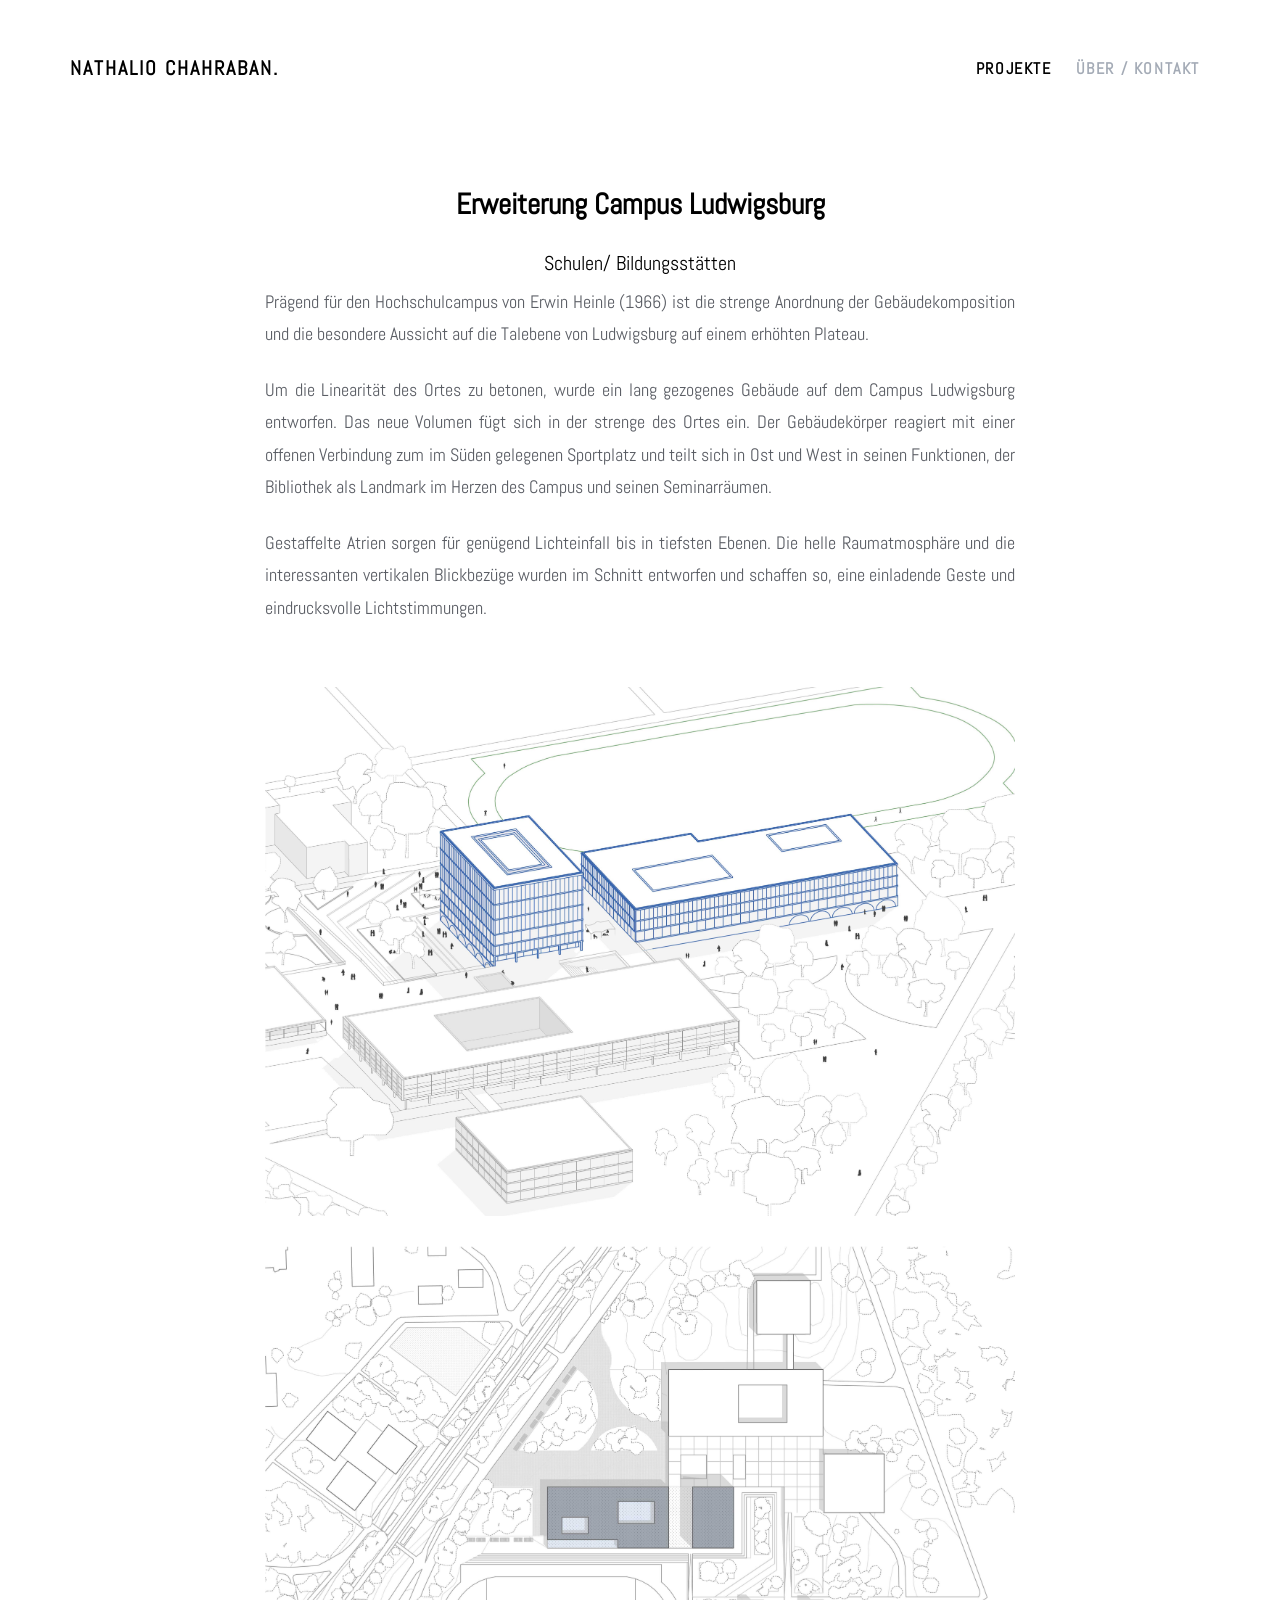
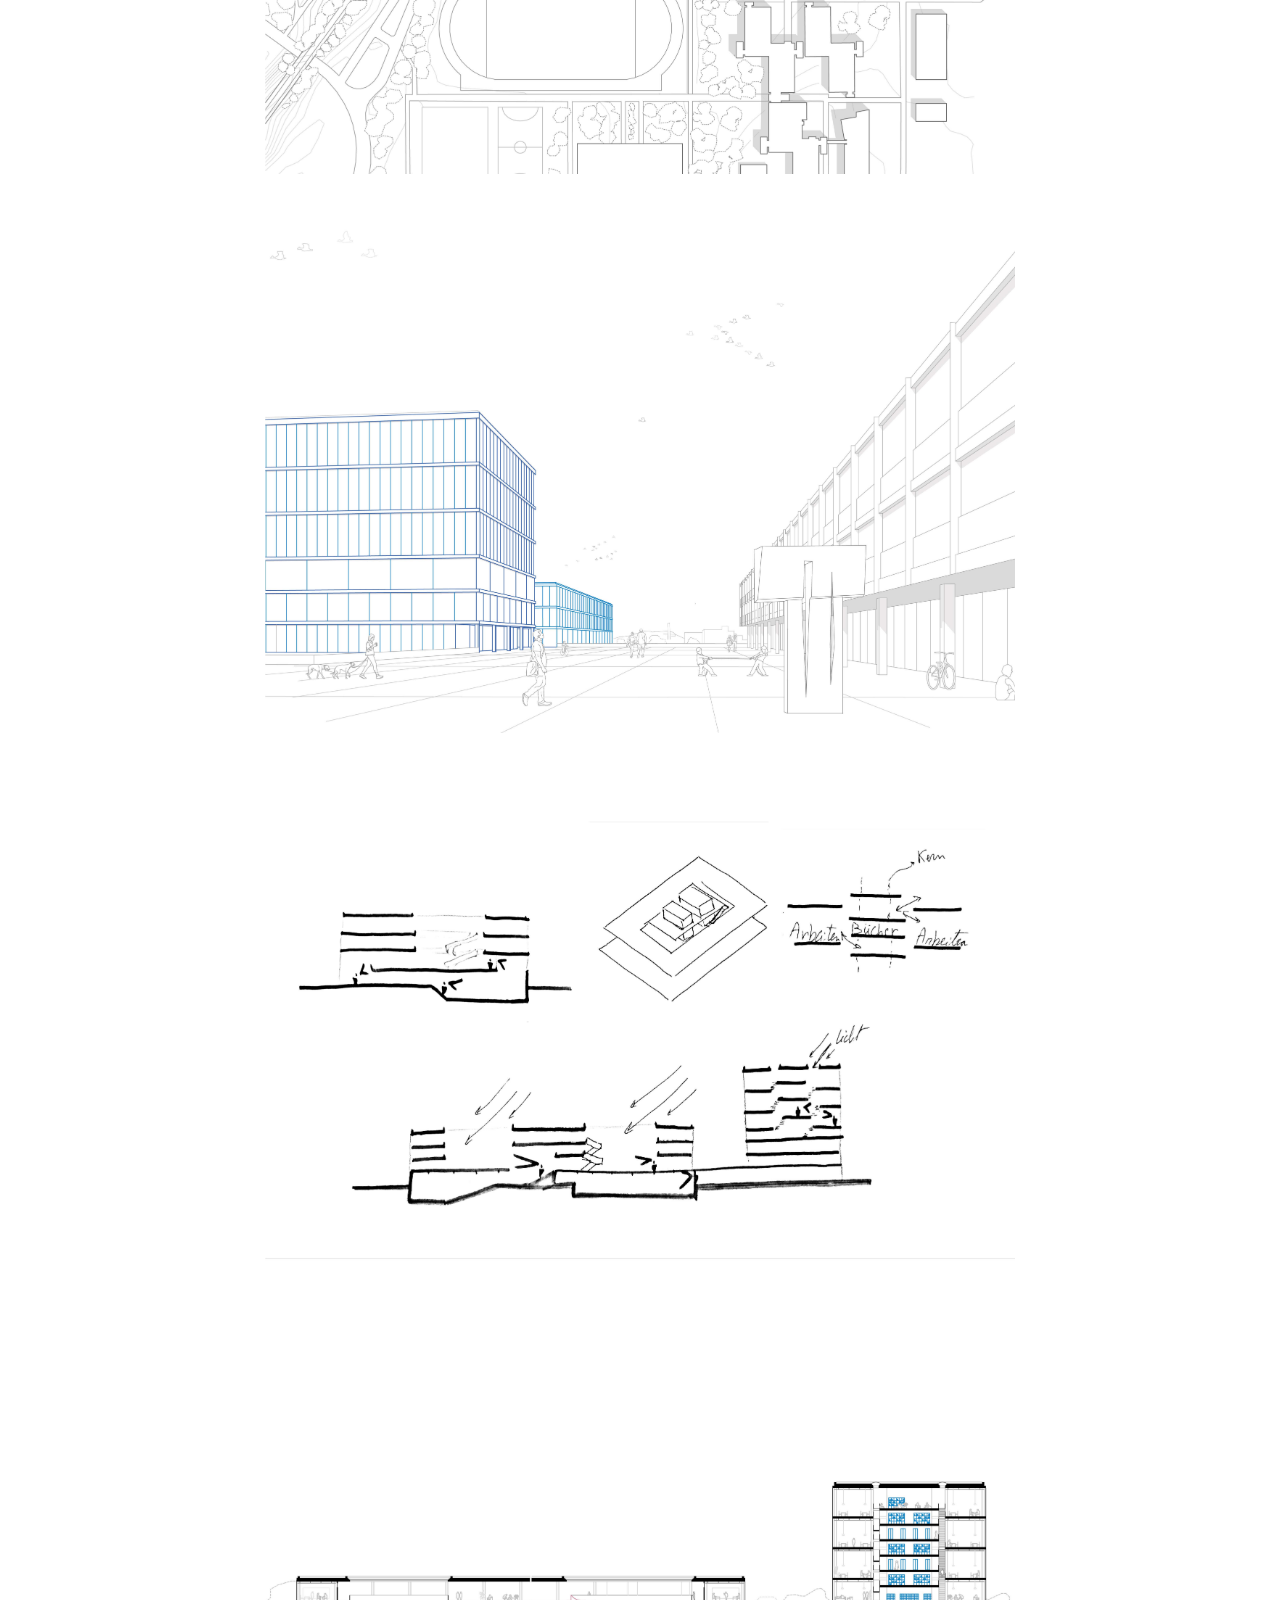
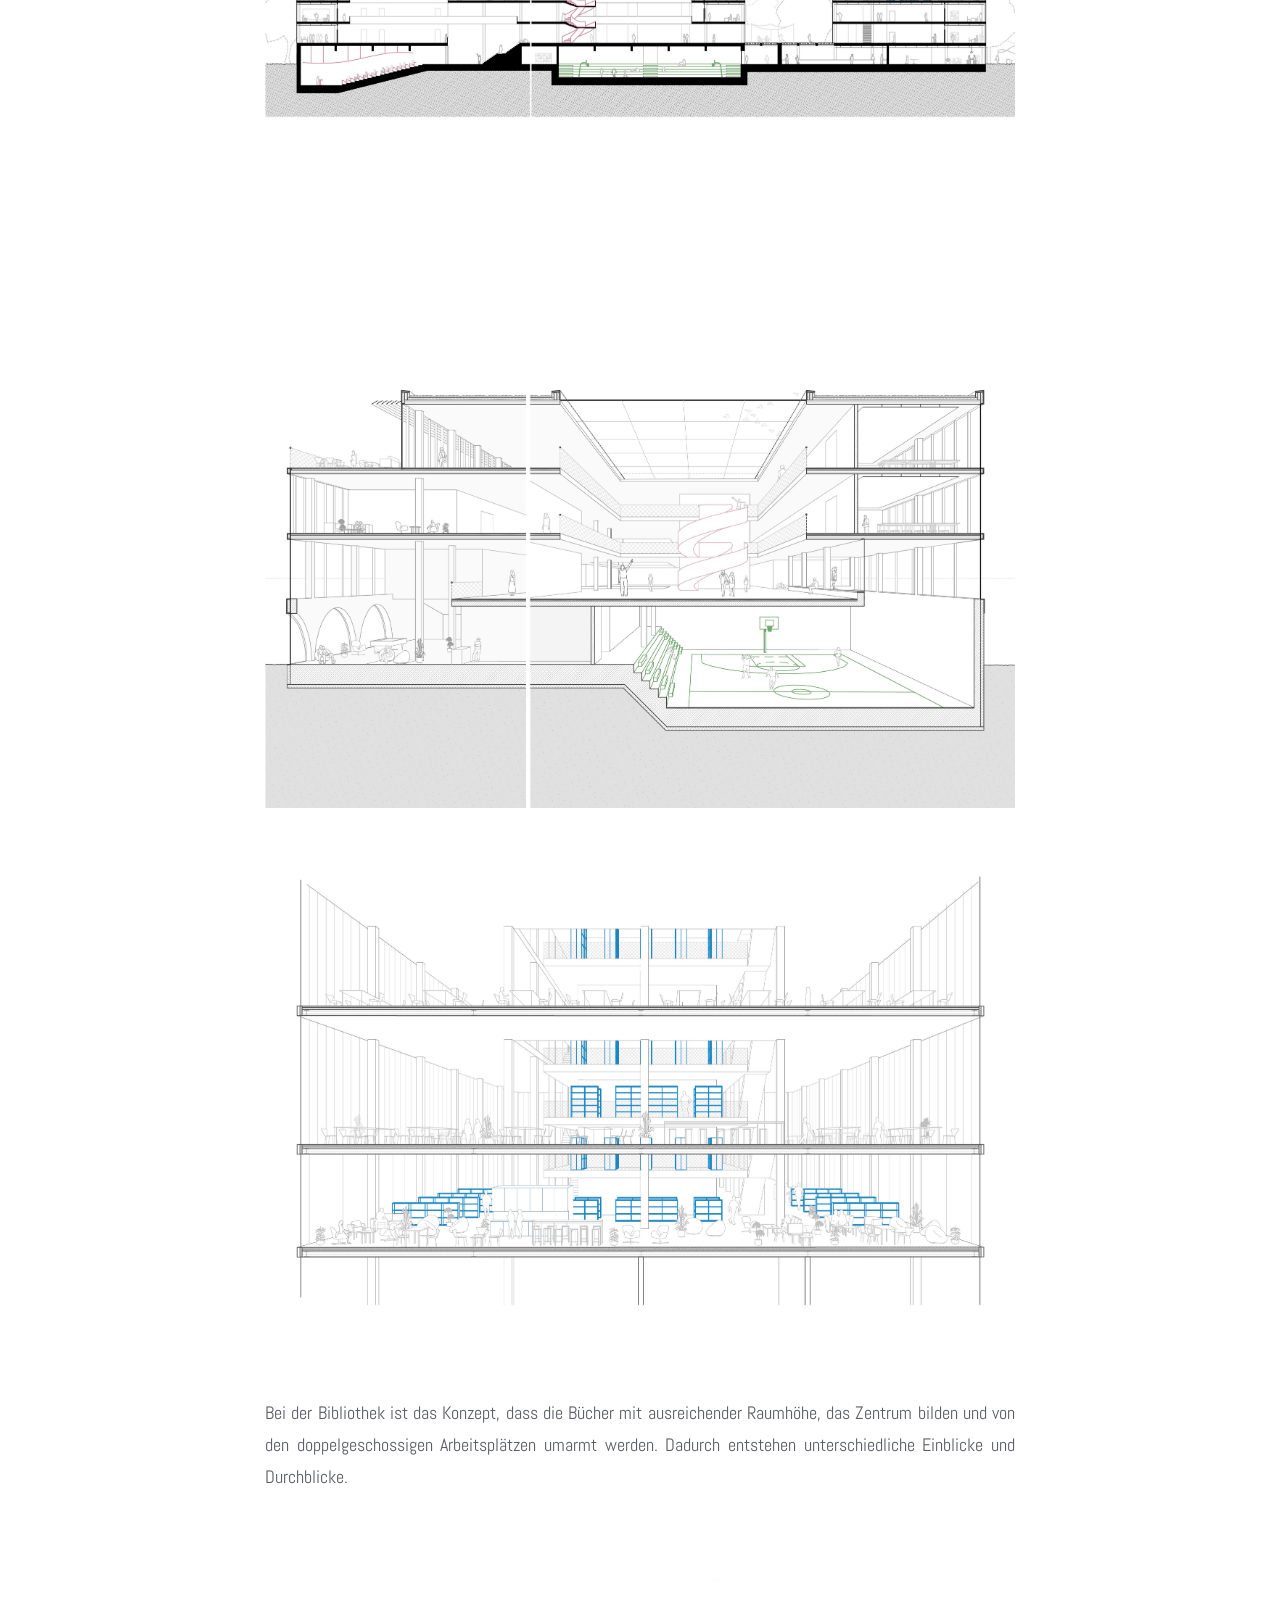
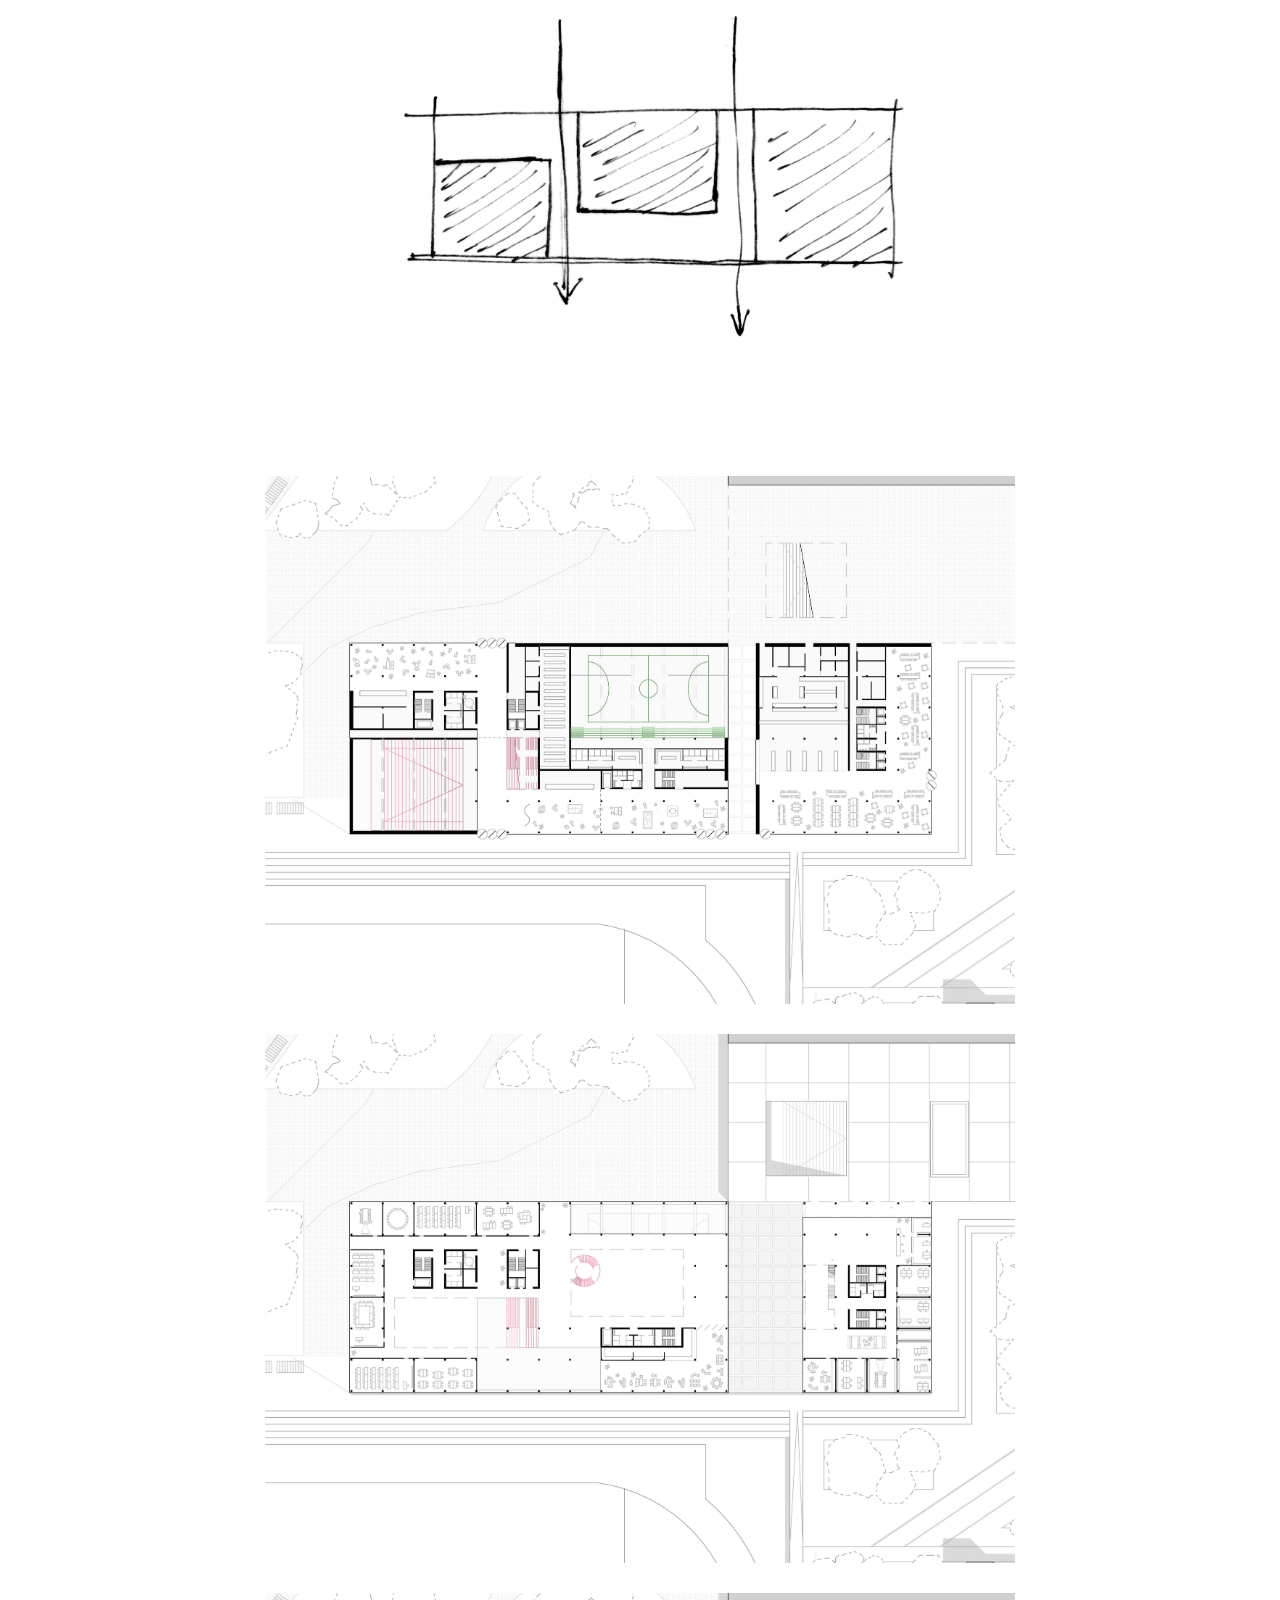
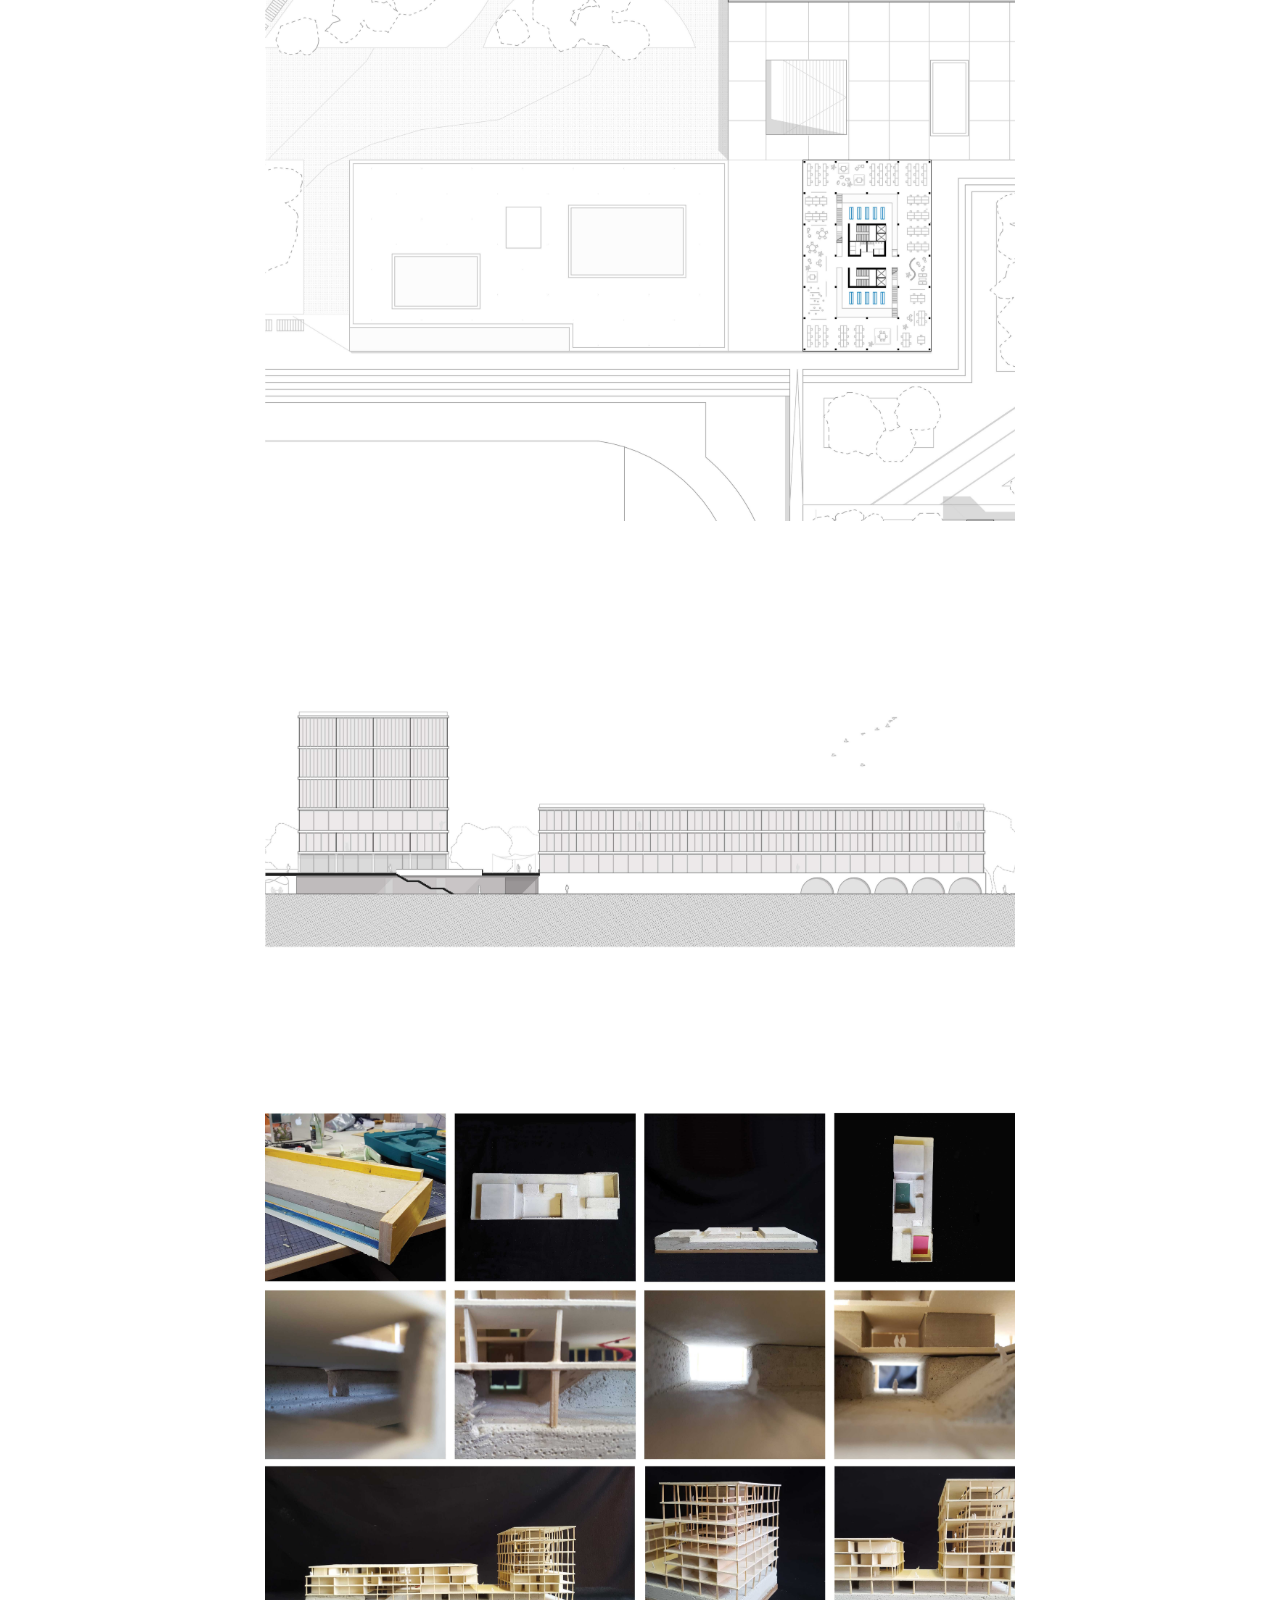
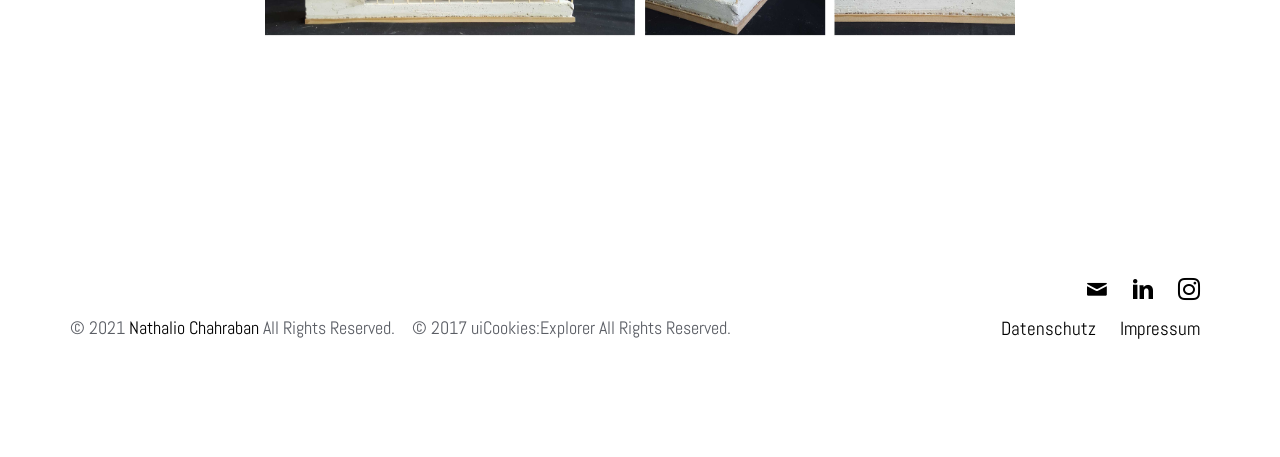
<file: Erweiterung-Campus-Ludwigsburg.html>
<!DOCTYPE html>
<html lang="en">
  <head>
    <meta charset="utf-8">
    <meta name="viewport" content="width=device-width, initial-scale=1">
    <title>Erweiterung Campus Ludwigsburg | Nathalio Chahraban</title>
    <meta name="description" content="Free Bootstrap Theme by uicookies.com">
    <meta name="keywords" content="free website templates, free bootstrap themes, free template, free bootstrap, free website template">
    
    <meta name="description" content="Portfolio">
	<meta name="keywords" content="Architektur, Architecture, Portfolio">
	<meta name="author" content="Nathalio Chahraban">	
	<meta property="og:title" content="Erweiterung Campus Ludwigsburg | Nathalio Chahraban">  <!--#-->
	<meta property="og:description" content="Erweiterung Campus Ludwigsburg | Nathalio Chahraban"> <!--#-->
	<meta property="og:url" content="#">  <!--#-->
	<meta property="og:locale" content="de_DE">
	<meta property="og:type" content="website">
	<meta property="og:site_name" content="Nathalio Chahraban">
	<link rel="icon" type="image/jpg" href="img/LogoNC.jpg" img="img/LogoNC.jpg"/>
      
    <link href="https://fonts.googleapis.com/css?family=Abel" rel="stylesheet">
    <link rel="stylesheet" href="css/styles-merged.css">
    <link rel="stylesheet" href="css/style.min.css">
    <link rel="stylesheet" href="css/custom.css">

    <meta name="google-site-verification" content="vlOow_27LltvTFLL6Vf3A-L2KyhU3dFssxjNwWQqyhc" />

    <script async src="https://www.googletagmanager.com/gtag/js?id=G-EHXX9FZ01V"></script>
    <script>
      window.dataLayer = window.dataLayer || [];
      function gtag(){dataLayer.push(arguments);}
      gtag('js', new Date());
      gtag('config', 'G-EHXX9FZ01V');
    </script>

    <!--[if lt IE 9]>
      <script src="js/vendor/html5shiv.min.js"></script>
      <script src="js/vendor/respond.min.js"></script>
    <![endif]-->
  </head>
  <body>

  <!-- START: header -->

  <header role="banner" class="probootstrap-header">
    <div class="container">
        <a href="index.html" class="probootstrap-logo">Nathalio Chahraban<span>.</span></a>
        
        <a href="#" class="probootstrap-burger-menu visible-xs" ><i>Menu</i></a>
        <div class="mobile-menu-overlay"></div>

        <nav role="navigation" class="probootstrap-nav hidden-xs">
          <ul class="probootstrap-main-nav">
            <li class="active"><a href="index.html">Projekte</a></li>
            <li><a href="about.html">&Uuml;ber / Kontakt </a></li>
          </ul>
          <div class="extra-text visible-xs"> 
            <a href="#" class="probootstrap-burger-menu"><i>Menu</i></a>
            <ul class="social-buttons">
              <li><a href="mailto:nathalio@web.de"><i class="icon-mail"></i></a></li> 
              <li><a href="http://www.linkedin.com/in/nathalio-chahraban-"><i class="icon-linkedin"></i></a></li>
              <li><a href="https://www.instagram.com/nathalio/"><i class="icon-instagram2"></i></a></li> 
            </ul>
          </div>
        </nav>
    </div>
  </header>
  <!-- END: header -->
  
  <div class="probootstrap-section">
    <div class="container">

      <div class="row">
        <div class="col-md-8 col-md-offset-2 mb40 text-center">
            <h1><strong>Erweiterung Campus Ludwigsburg</strong></h1>
            <h4>Schulen/ Bildungsstätten</h4>
     
              <p style="text-align: justify">Prägend für den Hochschulcampus von Erwin Heinle (1966) ist die strenge Anordnung der Gebäudekomposition und die besondere Aussicht auf die Talebene von Ludwigsburg auf einem erhöhten Plateau.</p> 

              <p style="text-align: justify"> Um die Linearität des Ortes zu betonen, wurde ein lang gezogenes Gebäude auf dem Campus Ludwigsburg entworfen. Das neue Volumen fügt sich in der strenge des Ortes ein.  Der Gebäudekörper reagiert mit einer offenen Verbindung zum im Süden gelegenen Sportplatz und teilt sich in Ost und West in seinen Funktionen, der Bibliothek als Landmark im Herzen des Campus und seinen Seminarräumen.</p>

              <p style="text-align: justify">Gestaffelte Atrien sorgen für genügend Lichteinfall bis in tiefsten Ebenen. Die helle Raumatmosphäre und die interessanten vertikalen Blickbezüge wurden im Schnitt entworfen und schaffen so, eine einladende Geste und eindrucksvolle Lichtstimmungen.</p>
        </div>
      </div>
      <div class="row">
        <div class="col-md-8 col-md-offset-2 mb40 text-center">
				<p><a href="img/prj/LB/Ludwigsburg2_Web.jpg" class="image-popup"><img src="img/prj/LB/Ludwigsburg2_Web.jpg" class="img-responsive"  alt="Erweiterung Campus Ludwigsburg"></a></p>
				<p><a href="img/prj/LB/Ludwigsburg3_Web.jpg" class="image-popup"><img src="img/prj/LB/Ludwigsburg3_Web.jpg" class="img-responsive" loading="lazy" alt="Erweiterung Campus Ludwigsburg"></a></p>
				<p><a href="img/prj/LB/Ludwigsburg4_Web.jpg" class="image-popup"><img src="img/prj/LB/Ludwigsburg4_Web.jpg" class="img-responsive" loading="lazy" alt="Erweiterung Campus Ludwigsburg"></a></p>
				<p><a href="img/prj/LB/Ludwigsburg5_Web.jpg" class="image-popup"><img src="img/prj/LB/Ludwigsburg5_Web.jpg" class="img-responsive" loading="lazy" alt="Erweiterung Campus Ludwigsburg"></a></p>	
				<p><a href="img/prj/LB/Ludwigsburg6_Web.jpg" class="image-popup"><img src="img/prj/LB/Ludwigsburg6_Web.jpg" class="img-responsive" loading="lazy" alt="Erweiterung Campus Ludwigsburg"></a></p>
				<p><a href="img/prj/LB/Ludwigsburg7_Web.jpg" class="image-popup"><img src="img/prj/LB/Ludwigsburg7_Web.jpg" class="img-responsive" loading="lazy" alt="Erweiterung Campus Ludwigsburg"></a></p>
				<p><a href="img/prj/LB/Ludwigsburg8_Web.jpg" class="image-popup"><img src="img/prj/LB/Ludwigsburg8_Web.jpg" class="img-responsive" loading="lazy" alt="Erweiterung Campus Ludwigsburg"></a></p>
         <p style="text-align: justify">Bei der Bibliothek ist das Konzept, dass die Bücher mit ausreichender Raumhöhe, das Zentrum bilden und von den doppelgeschossigen Arbeitsplätzen umarmt werden. Dadurch entstehen unterschiedliche Einblicke und Durchblicke.</p>

				<p><a href="img/prj/LB/Ludwigsburg9_Web.jpg" class="image-popup"><img src="img/prj/LB/Ludwigsburg9_Web.jpg" class="img-responsive" loading="lazy" alt="Erweiterung Campus Ludwigsburg"></a></p>
				<p><a href="img/prj/LB/Ludwigsburg10_Web.jpg" class="image-popup"><img src="img/prj/LB/Ludwigsburg10_Web.jpg" class="img-responsive" loading="lazy" alt="Erweiterung Campus Ludwigsburg"></a></p>
				<p><a href="img/prj/LB/Ludwigsburg11_Web.jpg" class="image-popup"><img src="img/prj/LB/Ludwigsburg11_Web.jpg" class="img-responsive" loading="lazy" alt="Erweiterung Campus Ludwigsburg"></a></p>
				<p><a href="img/prj/LB/Ludwigsburg12_Web.jpg" class="image-popup"><img src="img/prj/LB/Ludwigsburg12_Web.jpg" class="img-responsive" loading="lazy" alt="Erweiterung Campus Ludwigsburg"></a></p>
				<p><a href="img/prj/LB/Ludwigsburg13_Web.jpg" class="image-popup"><img src="img/prj/LB/Ludwigsburg13_Web.jpg" class="img-responsive" loading="lazy" alt="Erweiterung Campus Ludwigsburg"></a></p>
				<p><a href="img/prj/LB/Ludwigsburg14_Web.jpg" class="image-popup"><img src="img/prj/LB/Ludwigsburg14_Web.jpg" class="img-responsive" loading="lazy" alt="Erweiterung Campus Ludwigsburg"></a></p>
        </div>
      </div>
      
    </div>
  </div>

  <footer class="probootstrap-footer" role="contentinfo">
    <div class="container">
      <div class="row">
        <div class="col-md-12">
          <ul class="probootstrap-social">
              <li><a href="mailto:nathalio@web.de"><i class="icon-mail"></i></a></li> 
              <li><a href="http://www.linkedin.com/in/nathalio-chahraban-"><i class="icon-linkedin"></i></a></li>
              <li><a href="https://www.instagram.com/nathalio/"><i class="icon-instagram2"></i></a></li> 
          </ul>
        </div>
      </div>
        
    <div class="row">
	  <div class="col-md-12">
    <p class="probootstrap-copyright">&copy; 2021 <a href="https://nathalio.de/">Nathalio Chahraban </a> All Rights Reserved. &ensp; &copy; 2017 uiCookies:Explorer All Rights Reserved.</p>
		<ul class="probootstrap-social">
			<li><a href="datenschutzerklaerung.html" style="font-size:19px">Datenschutz</a></li>
			<li><a href="impressum.html" style="font-size:19px">Impressum</a></li>
		</ul>
	  </div>
	  </div> 
        
    </div>
  </footer>

  <div class="gototop js-top">
    <a href="#" class="js-gotop"><i class="icon-chevron-thin-up"></i></a>
  </div>
  

  <script src="js/scripts.min.js"></script>
  <script src="js/main.min.js"></script>
  <script src="js/custom.js"></script>

  </body>
</html>
</file>
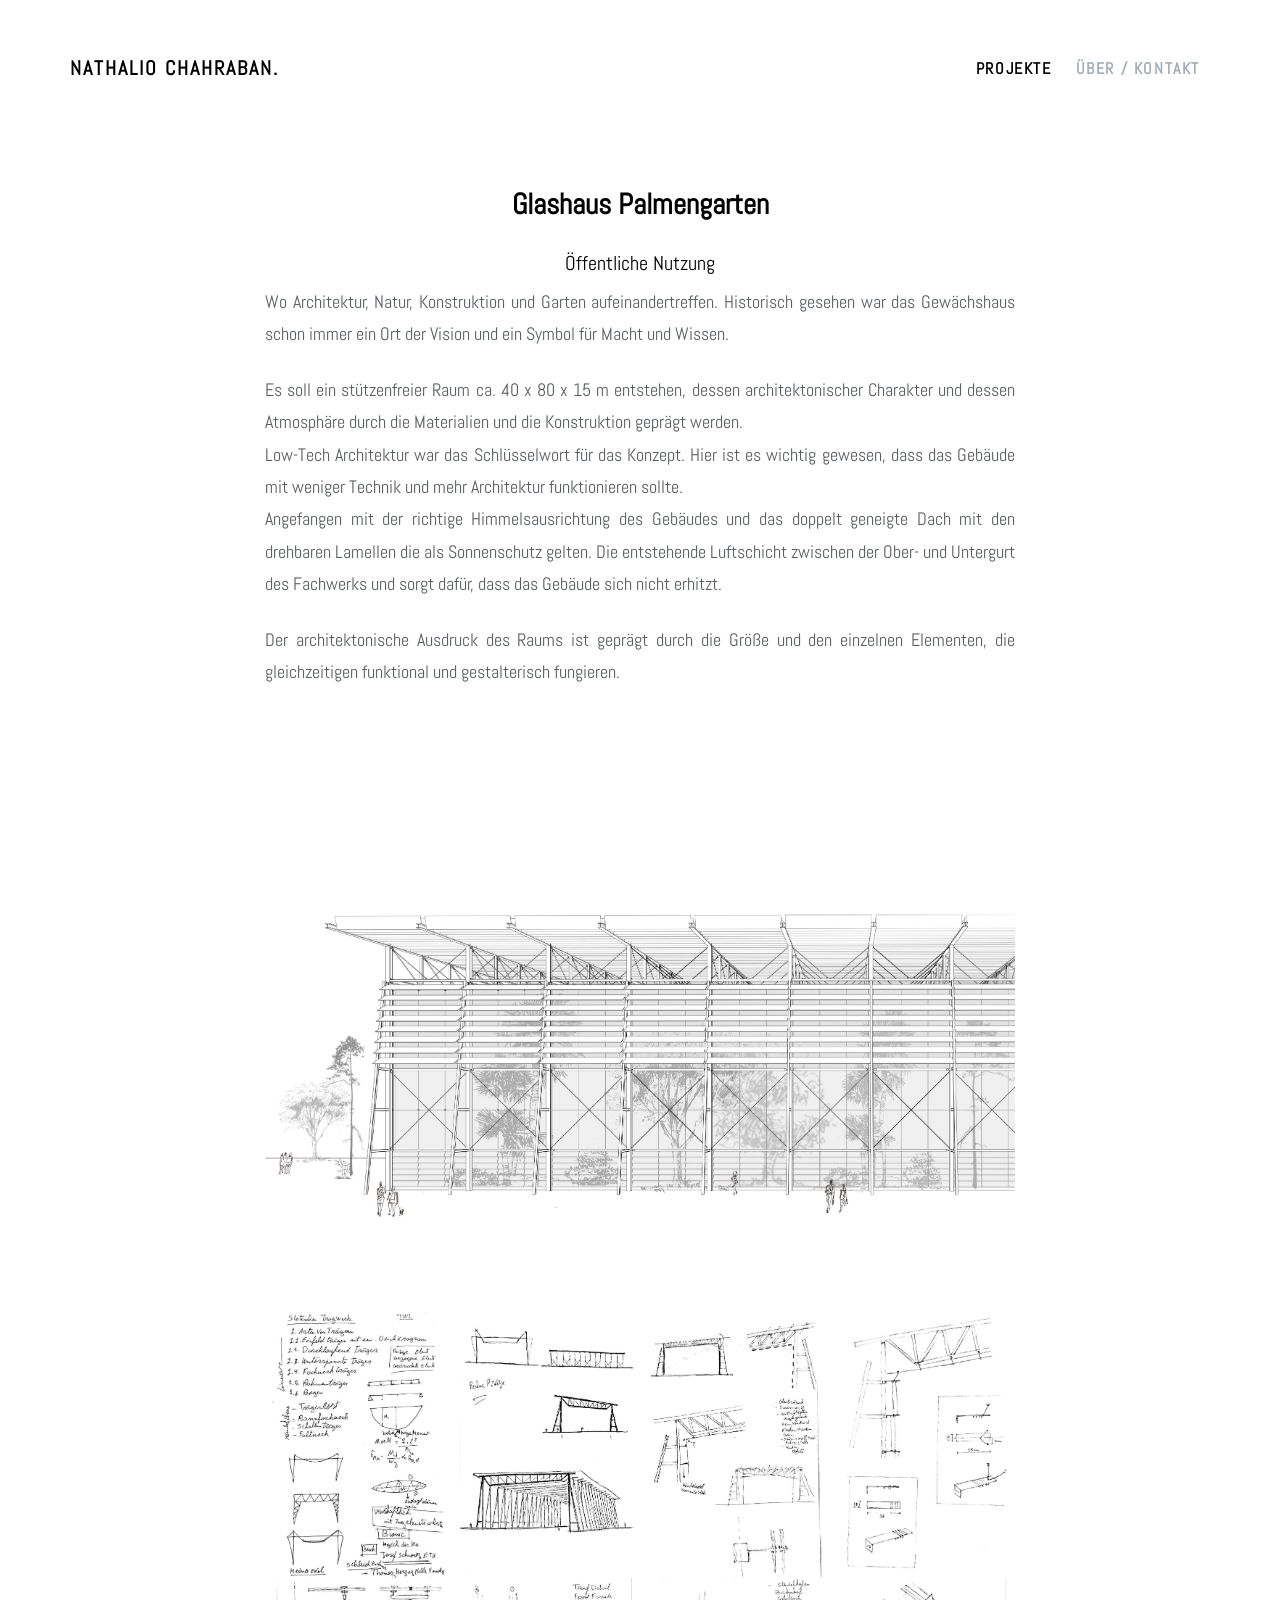
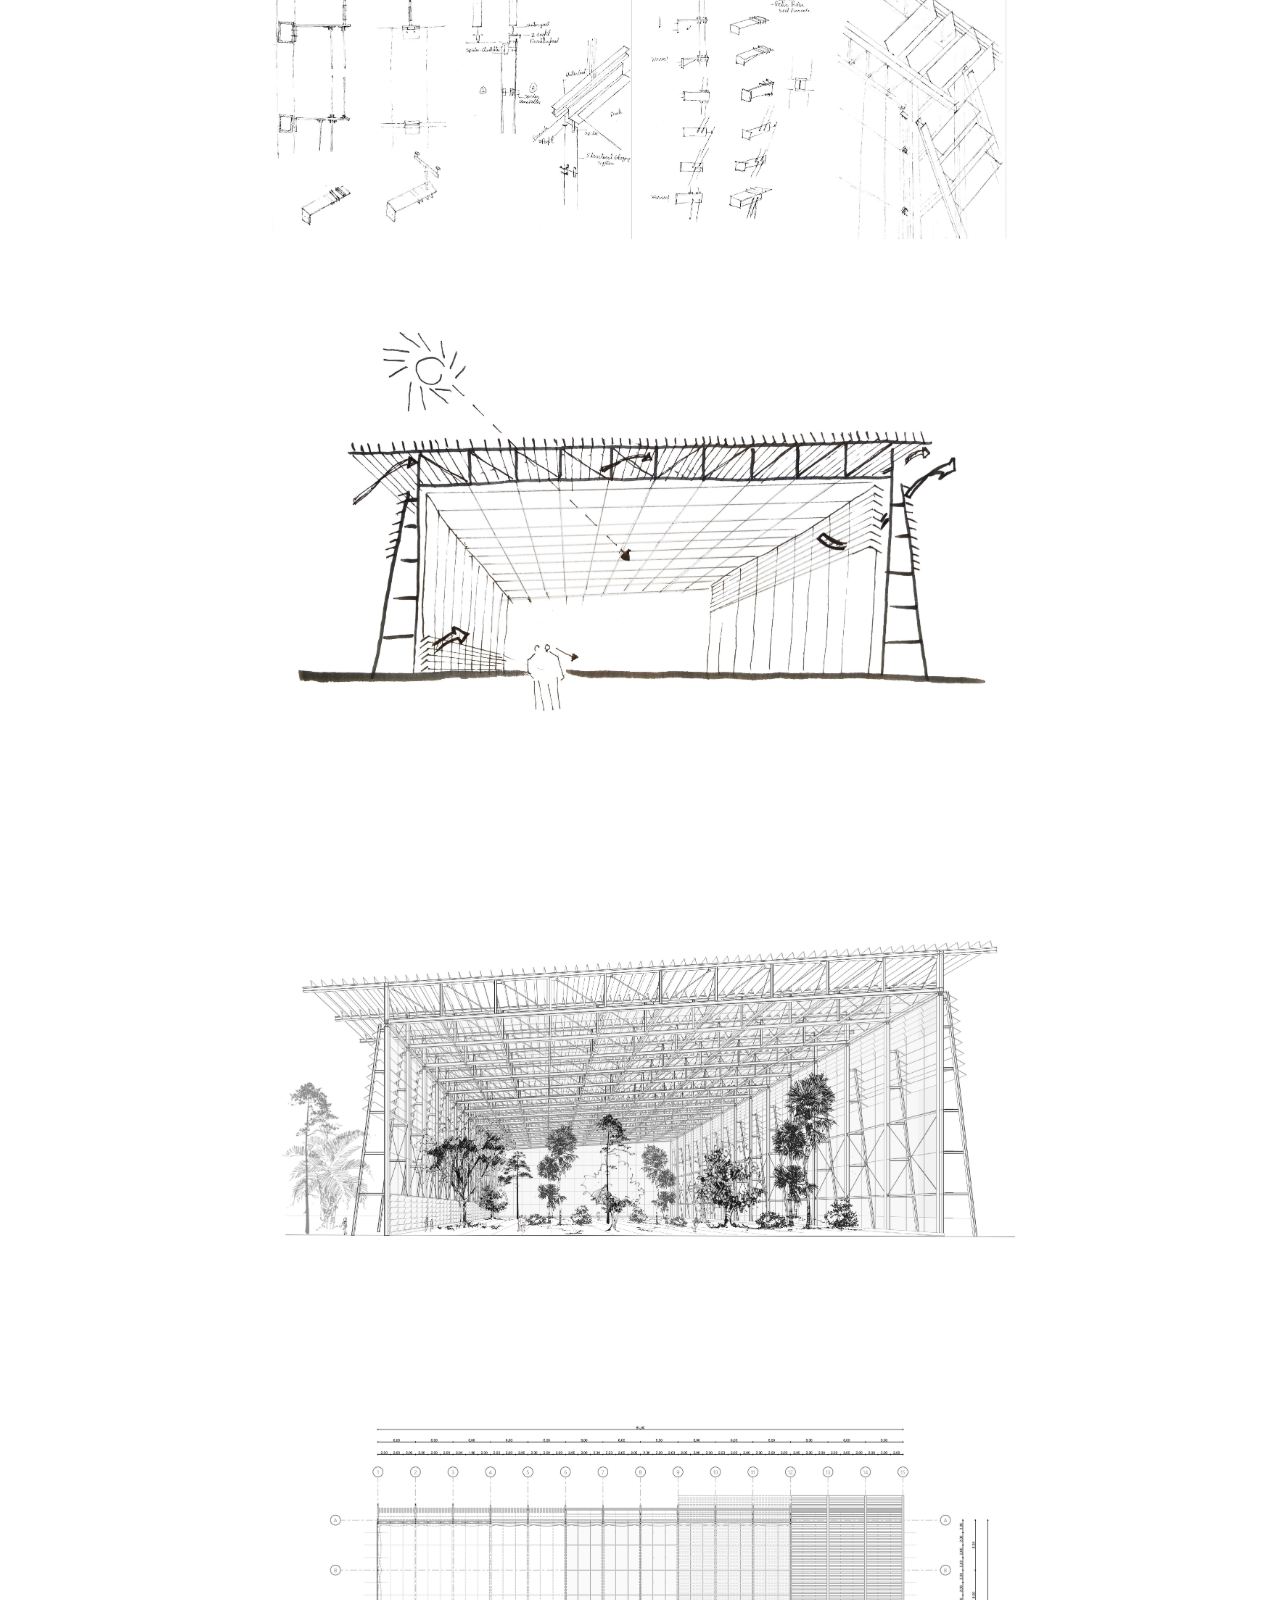
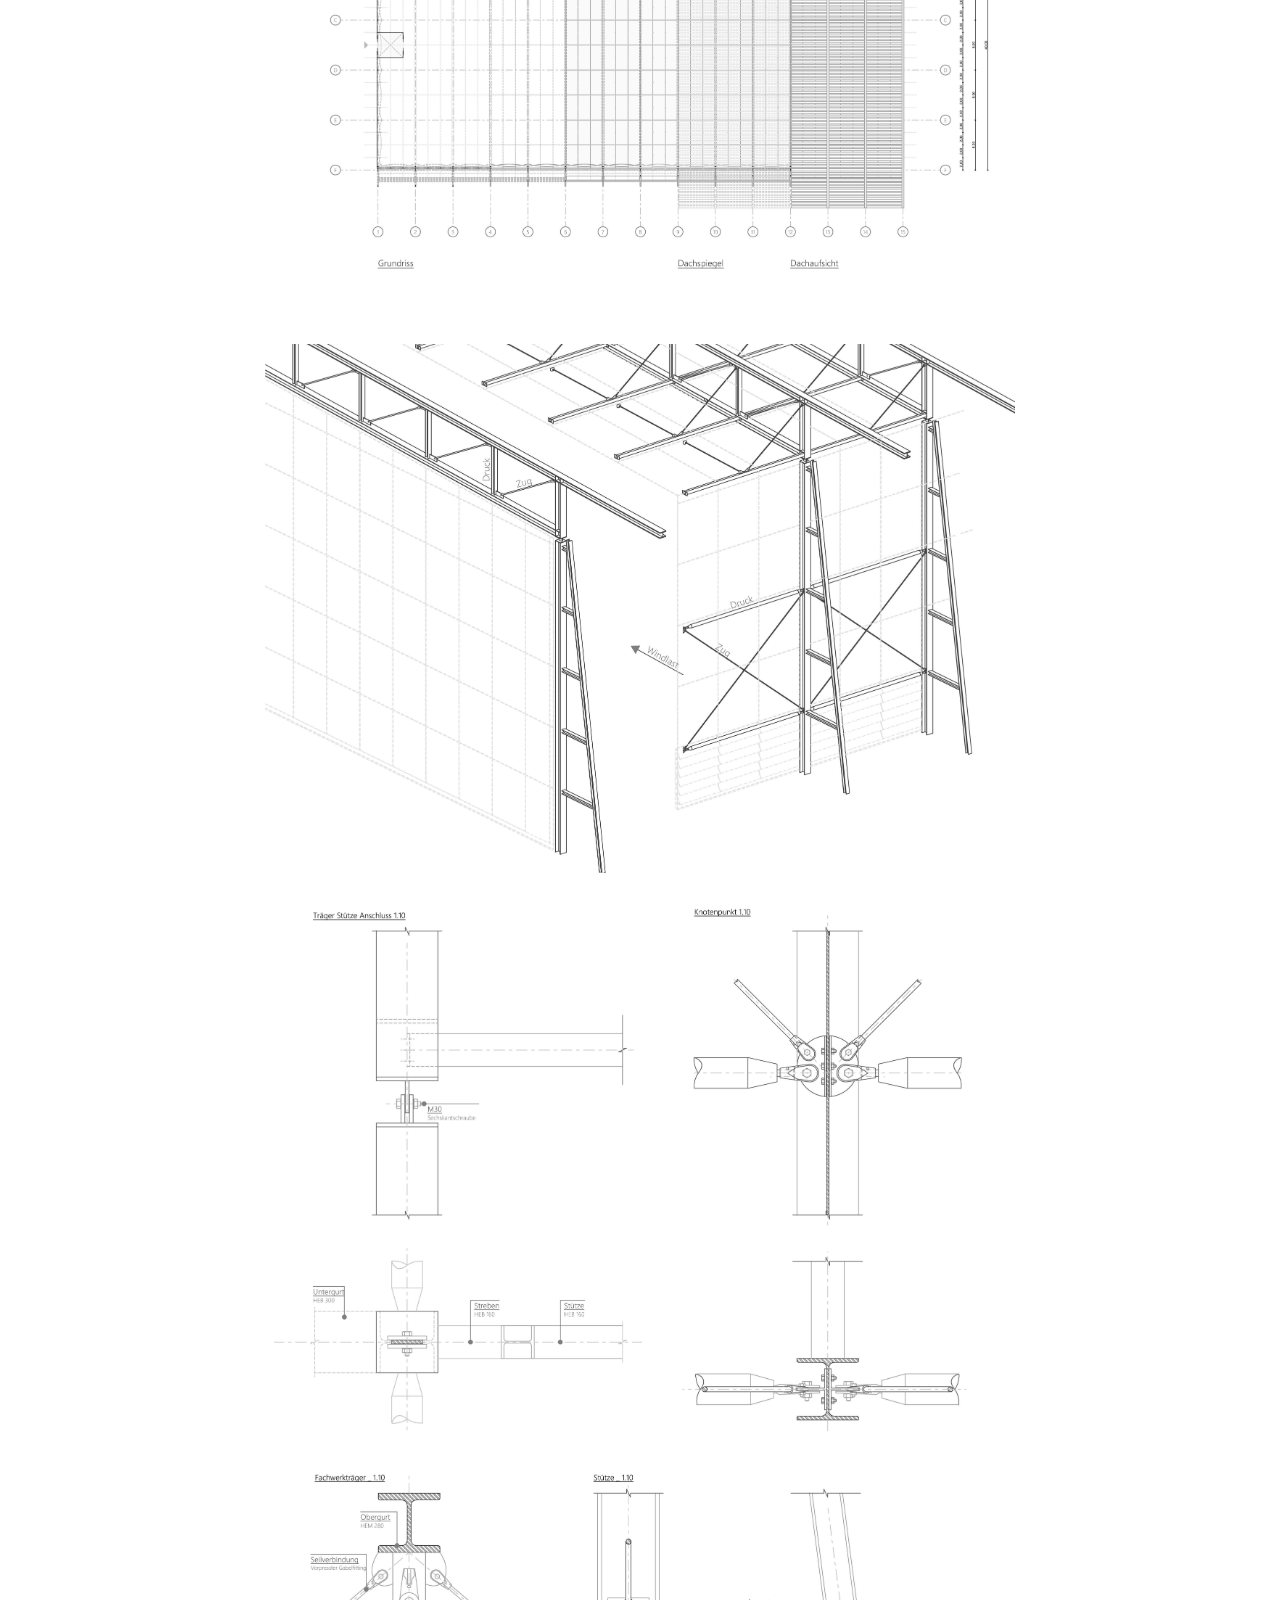
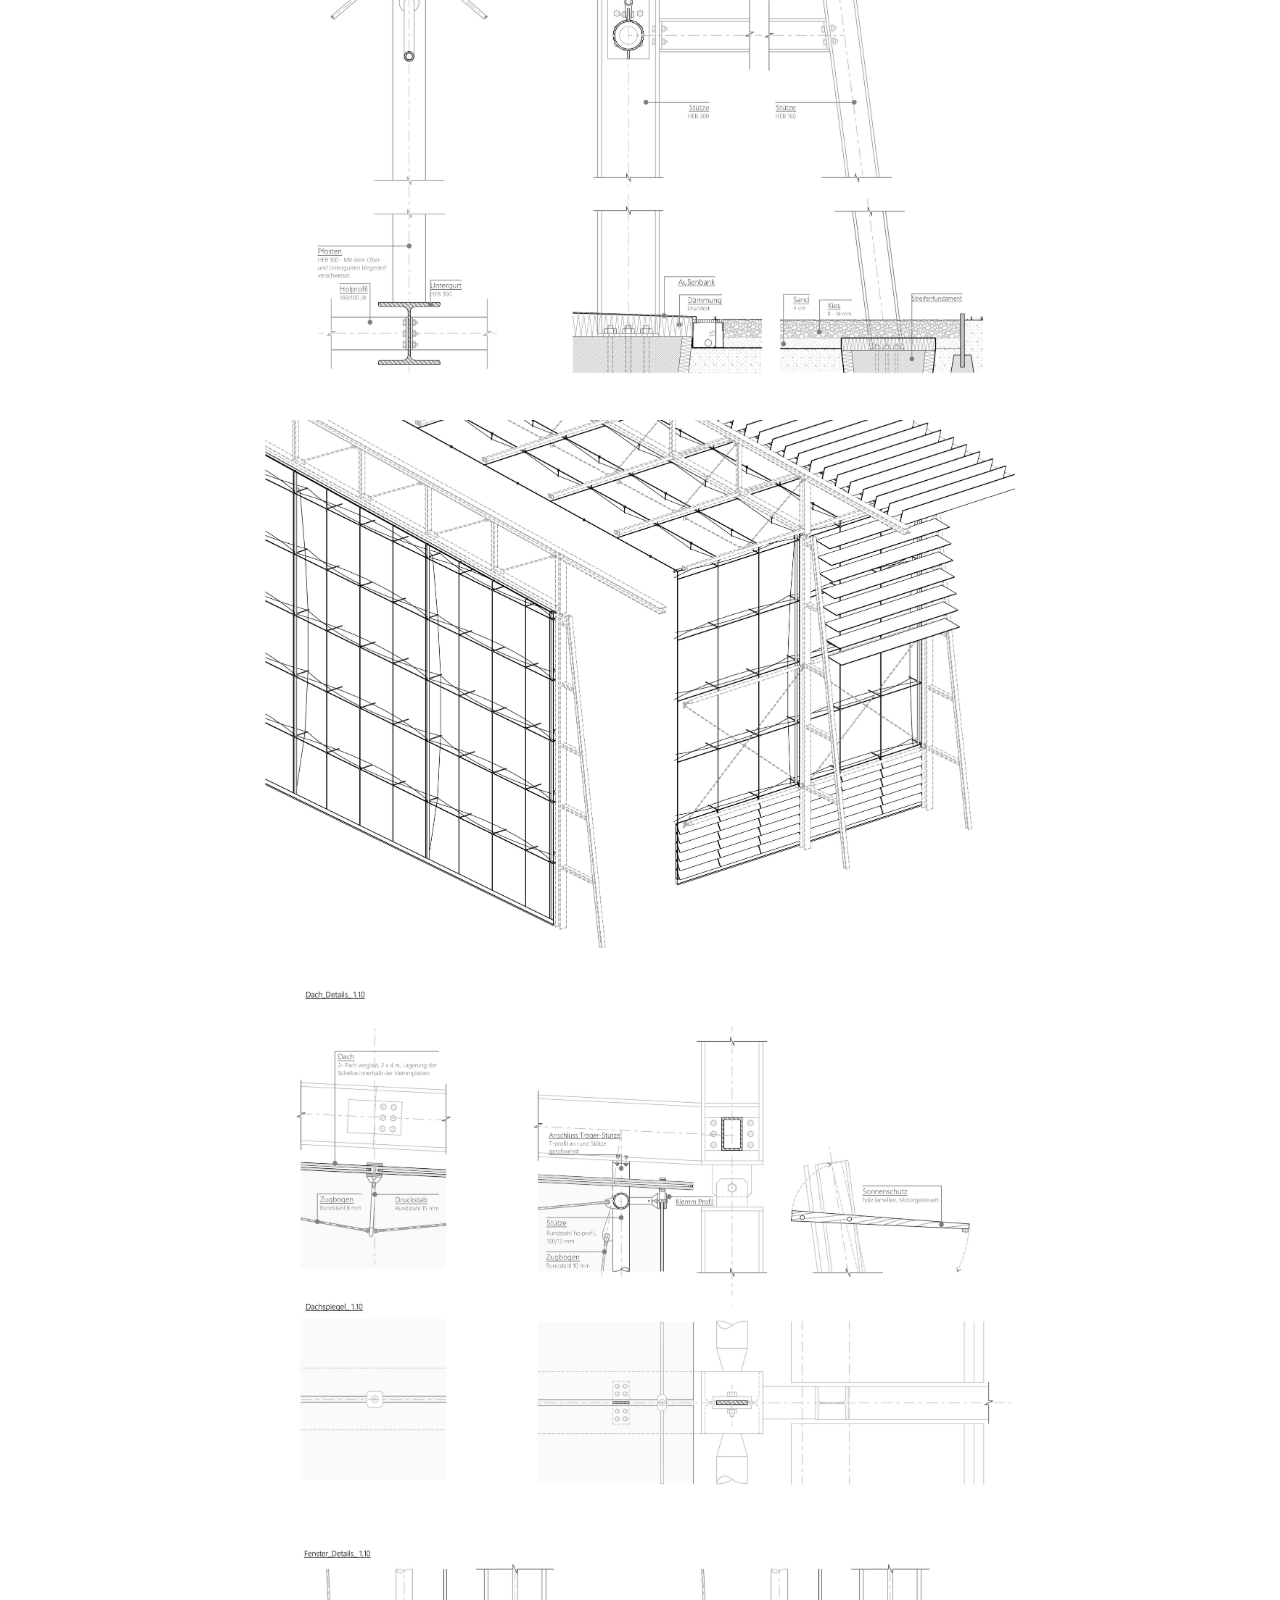
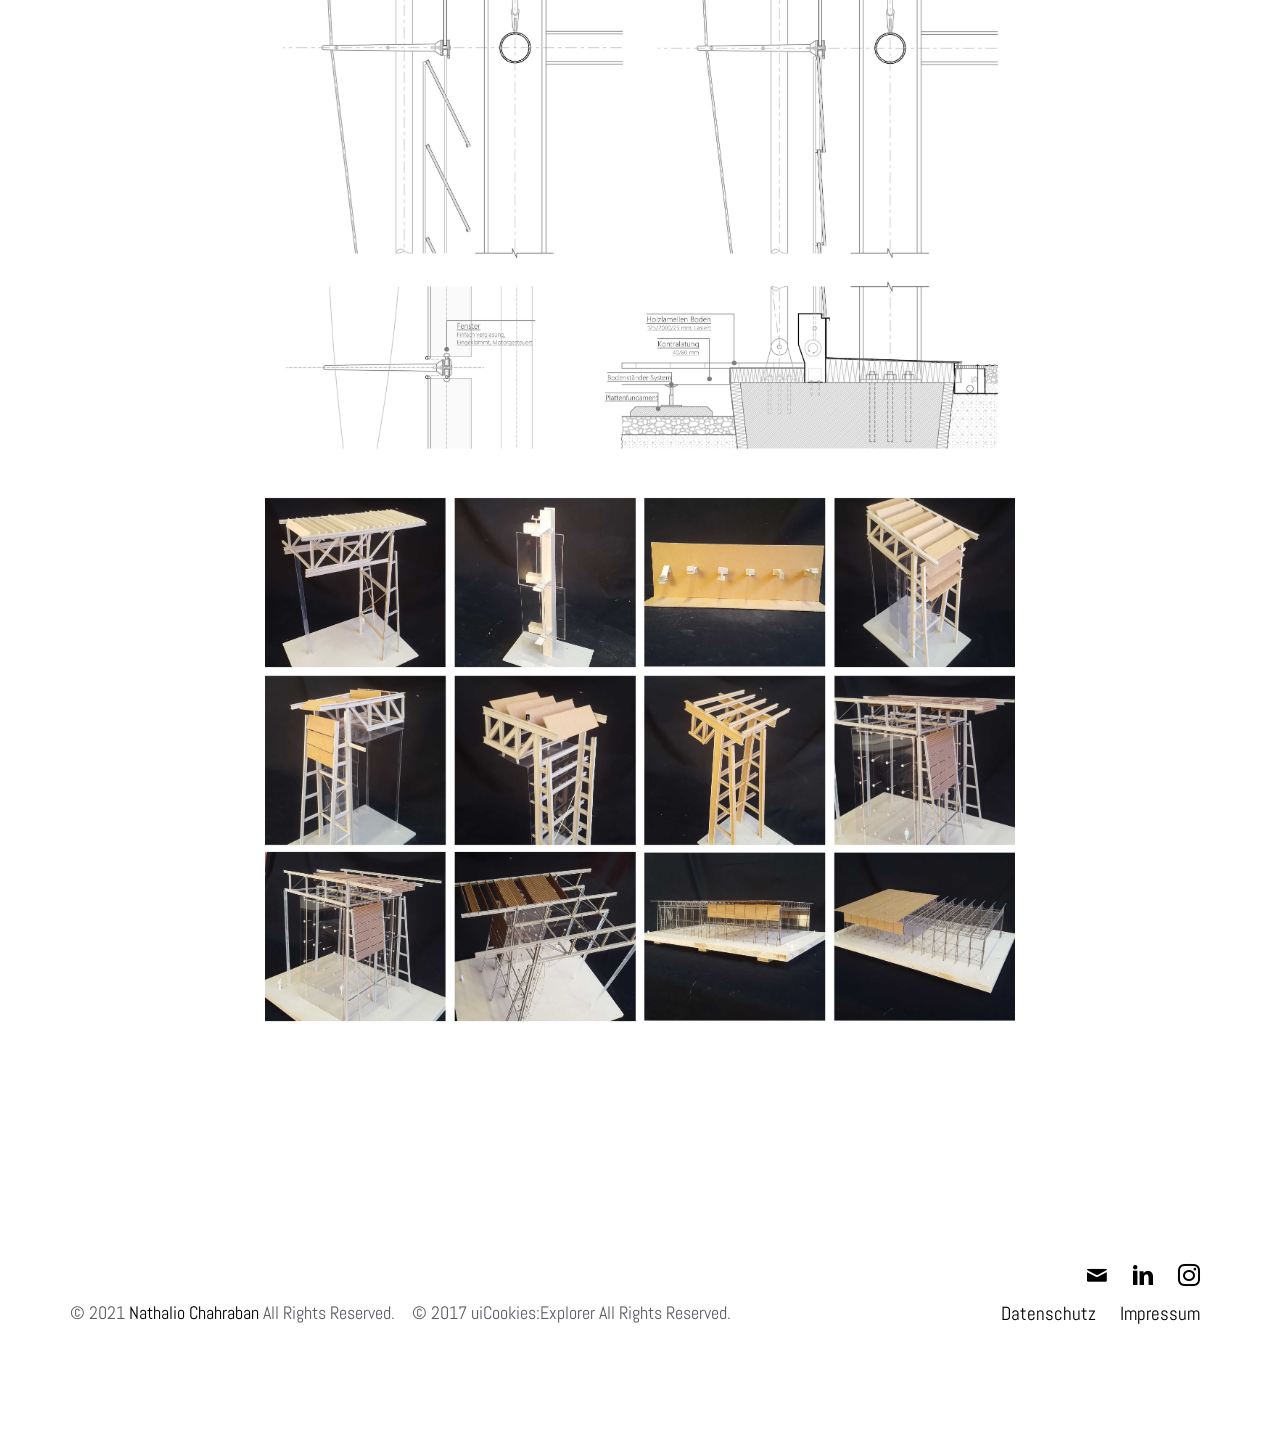
<file: Glasshaus-Palmengarten.html>
<!DOCTYPE html>
<html lang="en">
  <head>
    <meta charset="utf-8">
    <meta name="viewport" content="width=device-width, initial-scale=1">
    <title>Glashaus Palmengarten | Nathalio Chahraban</title>

    
    <meta name="description" content="Portfolio">
	<meta name="keywords" content="Architektur, Architecture, Portfolio">
	<meta name="author" content="Nathalio Chahraban">	
	<meta property="og:title" content="Glashaus Palmengarten | Nathalio Chahraban">  <!--#-->
	<meta property="og:description" content="Glashaus Palmengarten | Nathalio Chahraban"> <!--#-->
	<meta property="og:url" content="#">  <!--#-->
	<meta property="og:locale" content="de_DE">
	<meta property="og:type" content="website">
	<meta property="og:site_name" content="Nathalio Chahraban">
	<link rel="icon" type="image/jpg" href="img/LogoNC.jpg" img="img/LogoNC.jpg"/>
      
    <link href="https://fonts.googleapis.com/css?family=Abel" rel="stylesheet">
    <link rel="stylesheet" href="css/styles-merged.css">
    <link rel="stylesheet" href="css/style.min.css">
    <link rel="stylesheet" href="css/custom.css">

    <meta name="google-site-verification" content="vlOow_27LltvTFLL6Vf3A-L2KyhU3dFssxjNwWQqyhc" />

      <script async src="https://www.googletagmanager.com/gtag/js?id=G-EHXX9FZ01V"></script>
  <script>
    window.dataLayer = window.dataLayer || [];
    function gtag(){dataLayer.push(arguments);}
    gtag('js', new Date());
    gtag('config', 'G-EHXX9FZ01V');
  </script>


    <!--[if lt IE 9]>
      <script src="js/vendor/html5shiv.min.js"></script>
      <script src="js/vendor/respond.min.js"></script>
    <![endif]-->
  </head>
  <body>

  <!-- START: header -->

  <header role="banner" class="probootstrap-header">
    <div class="container">
        <a href="index.html" class="probootstrap-logo">Nathalio Chahraban<span>.</span></a>
        
        <a href="#" class="probootstrap-burger-menu visible-xs" ><i>Menu</i></a>
        <div class="mobile-menu-overlay"></div>
        
       <nav role="navigation" class="probootstrap-nav hidden-xs">
          <ul class="probootstrap-main-nav">
            <li class="active"><a href="index.html">Projekte</a></li>
            <li><a href="about.html">&Uuml;ber / Kontakt </a></li>
          </ul>
          <div class="extra-text visible-xs"> 
            <a href="#" class="probootstrap-burger-menu"><i>Menu</i></a>
            <ul class="social-buttons">
              <li><a href="mailto:nathalio@web.de"><i class="icon-mail"></i></a></li> 
              <li><a href="http://www.linkedin.com/in/nathalio-chahraban-"><i class="icon-linkedin"></i></a></li>
              <li><a href="https://www.instagram.com/nathalio/"><i class="icon-instagram2"></i></a></li> 
            </ul>
          </div>
        </nav>
    </div>
  </header>
  <!-- END: header -->
  
  <div class="probootstrap-section">
    <div class="container">

      <div class="row">
        <div class="col-md-8 col-md-offset-2 mb40 text-center">
          <h1><strong>Glashaus Palmengarten</strong></h1>
            <h4>Öffentliche Nutzung</h4>
     
              <p style="text-align: justify">Wo Architektur, Natur, Konstruktion und Garten aufeinandertreffen. Historisch gesehen war das Gewächshaus schon immer ein Ort der Vision und ein Symbol für Macht und Wissen.</p> 

              <p style="text-align: justify">Es soll ein stützenfreier Raum ca. 40 x 80 x 15 m entstehen, dessen architektonischer Charakter und dessen Atmosphäre durch die Materialien und die Konstruktion geprägt werden.<br> 
              Low-Tech Architektur war das Schlüsselwort für das Konzept. Hier ist es wichtig gewesen, dass das Gebäude mit weniger Technik und mehr Architektur funktionieren sollte. <br>
              Angefangen mit der richtige Himmelsausrichtung des Gebäudes und das doppelt geneigte Dach mit den drehbaren Lamellen die als Sonnenschutz gelten. Die entstehende Luftschicht zwischen der Ober- und Untergurt des Fachwerks und sorgt dafür, dass das Gebäude sich nicht erhitzt. 
              </p>

              <p style="text-align: justify">Der architektonische Ausdruck des Raums ist geprägt durch die Größe und den einzelnen Elementen, die gleichzeitigen funktional und gestalterisch fungieren.</p>
        </div>
      </div>
      <div class="row">
         <div class="col-md-8 col-md-offset-2 mb40 text-center">
                <p><a href="img/prj/PG/PalmenGarten_Web.jpg" class="image-popup"><img src="img/prj/PG/PalmenGarten_Web.jpg" class="img-responsive" alt="Pavillon Heiligenstock"></a></p>
				<p><a href="img/prj/PG/PalmenGarten2_Web.jpg" class="image-popup"><img src="img/prj/PG/PalmenGarten2_Web.jpg" class="img-responsive" alt="Pavillon Heiligenstock"></a></p>
				<p><a href="img/prj/PG/PalmenGarten3_Web.jpg" class="image-popup"><img src="img/prj/PG/PalmenGarten3_Web.jpg" class="img-responsive" loading="lazy" alt="Pavillon Heiligenstock"></a></p>
				<p><a href="img/prj/PG/PalmenGarten4_Web.jpg" class="image-popup"><img src="img/prj/PG/PalmenGarten4_Web.jpg" class="img-responsive" loading="lazy" alt="Pavillon Heiligenstock"></a></p>
				<p><a href="img/prj/PG/PalmenGarten5_Web.jpg" class="image-popup"><img src="img/prj/PG/PalmenGarten5_Web.jpg" class="img-responsive" loading="lazy" alt="Pavillon Heiligenstock"></a></p>	
				<p><a href="img/prj/PG/PalmenGarten6_Web.jpg" class="image-popup"><img src="img/prj/PG/PalmenGarten6_Web.jpg" class="img-responsive" loading="lazy" alt="Pavillon Heiligenstock"></a></p>	
				<p><a href="img/prj/PG/PalmenGarten7_Web.jpg" class="image-popup"><img src="img/prj/PG/PalmenGarten7_Web.jpg" class="img-responsive" loading="lazy" alt="Pavillon Heiligenstock"></a></p>
				<p><a href="img/prj/PG/PalmenGarten8_Web.jpg" class="image-popup"><img src="img/prj/PG/PalmenGarten8_Web.jpg" class="img-responsive" loading="lazy" alt="Pavillon Heiligenstock"></a></p>
				<p><a href="img/prj/PG/PalmenGarten9_Web.jpg" class="image-popup"><img src="img/prj/PG/PalmenGarten9_Web.jpg" class="img-responsive" loading="lazy" alt="Pavillon Heiligenstock"></a></p>	
				<p><a href="img/prj/PG/PalmenGarten10_Web.jpg" class="image-popup"><img src="img/prj/PG/PalmenGarten10_Web.jpg" class="img-responsive" loading="lazy" alt="Pavillon Heiligenstock"></a></p>
				<p><a href="img/prj/PG/PalmenGarten11_Web.jpg" class="image-popup"><img src="img/prj/PG/PalmenGarten11_Web.jpg" class="img-responsive" loading="lazy" alt="Pavillon Heiligenstock"></a></p>
				<p><a href="img/prj/PG/PalmenGarten12_Web.jpg" class="image-popup"><img src="img/prj/PG/PalmenGarten12_Web.jpg" class="img-responsive" loading="lazy" alt="Pavillon Heiligenstock"></a></p>
        </div>
      </div>
      
    </div>
  </div>

  <footer class="probootstrap-footer" role="contentinfo">
    <div class="container">
      <div class="row">
        <div class="col-md-12">
          <ul class="probootstrap-social">
              <li><a href="mailto:nathalio@web.de"><i class="icon-mail"></i></a></li> 
              <li><a href="http://www.linkedin.com/in/nathalio-chahraban-"><i class="icon-linkedin"></i></a></li>
              <li><a href="https://www.instagram.com/nathalio/"><i class="icon-instagram2"></i></a></li> 
          </ul>
        </div>
      </div>
        
    <div class="row">
    <div class="col-md-12">
    <p class="probootstrap-copyright">&copy; 2021 <a href="https://nathalio.de/">Nathalio Chahraban </a> All Rights Reserved. &ensp; &copy; 2017 uiCookies:Explorer All Rights Reserved.</p>
    <ul class="probootstrap-social">
      <li><a href="datenschutzerklaerung.html" style="font-size:19px">Datenschutz</a></li>
      <li><a href="impressum.html" style="font-size:19px">Impressum</a></li>
    </ul>
    </div>
    </div> 
        
    </div>
  </footer>

  <div class="gototop js-top">
    <a href="#" class="js-gotop"><i class="icon-chevron-thin-up"></i></a>
  </div>
  

  <script src="js/scripts.min.js"></script>
  <script src="js/main.min.js"></script>
  <script src="js/custom.js"></script>

  </body>
</html>
</file>
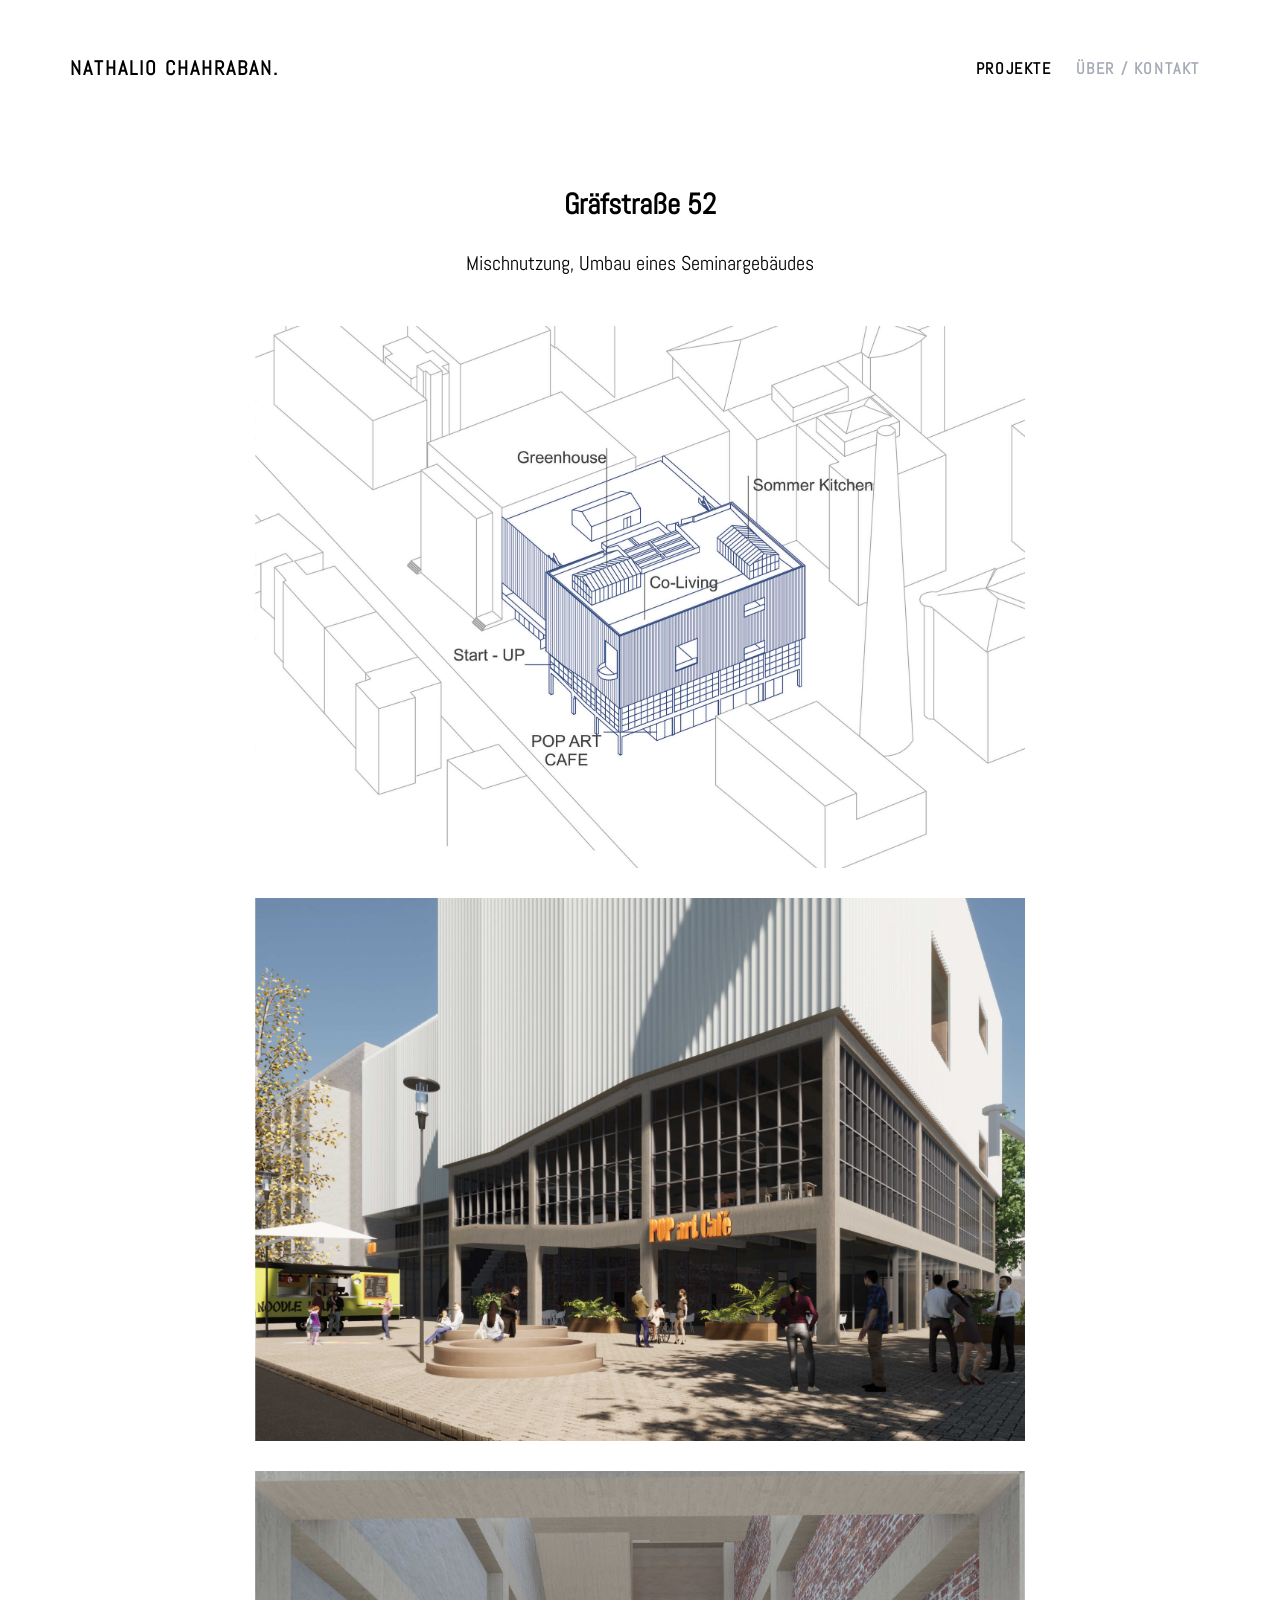
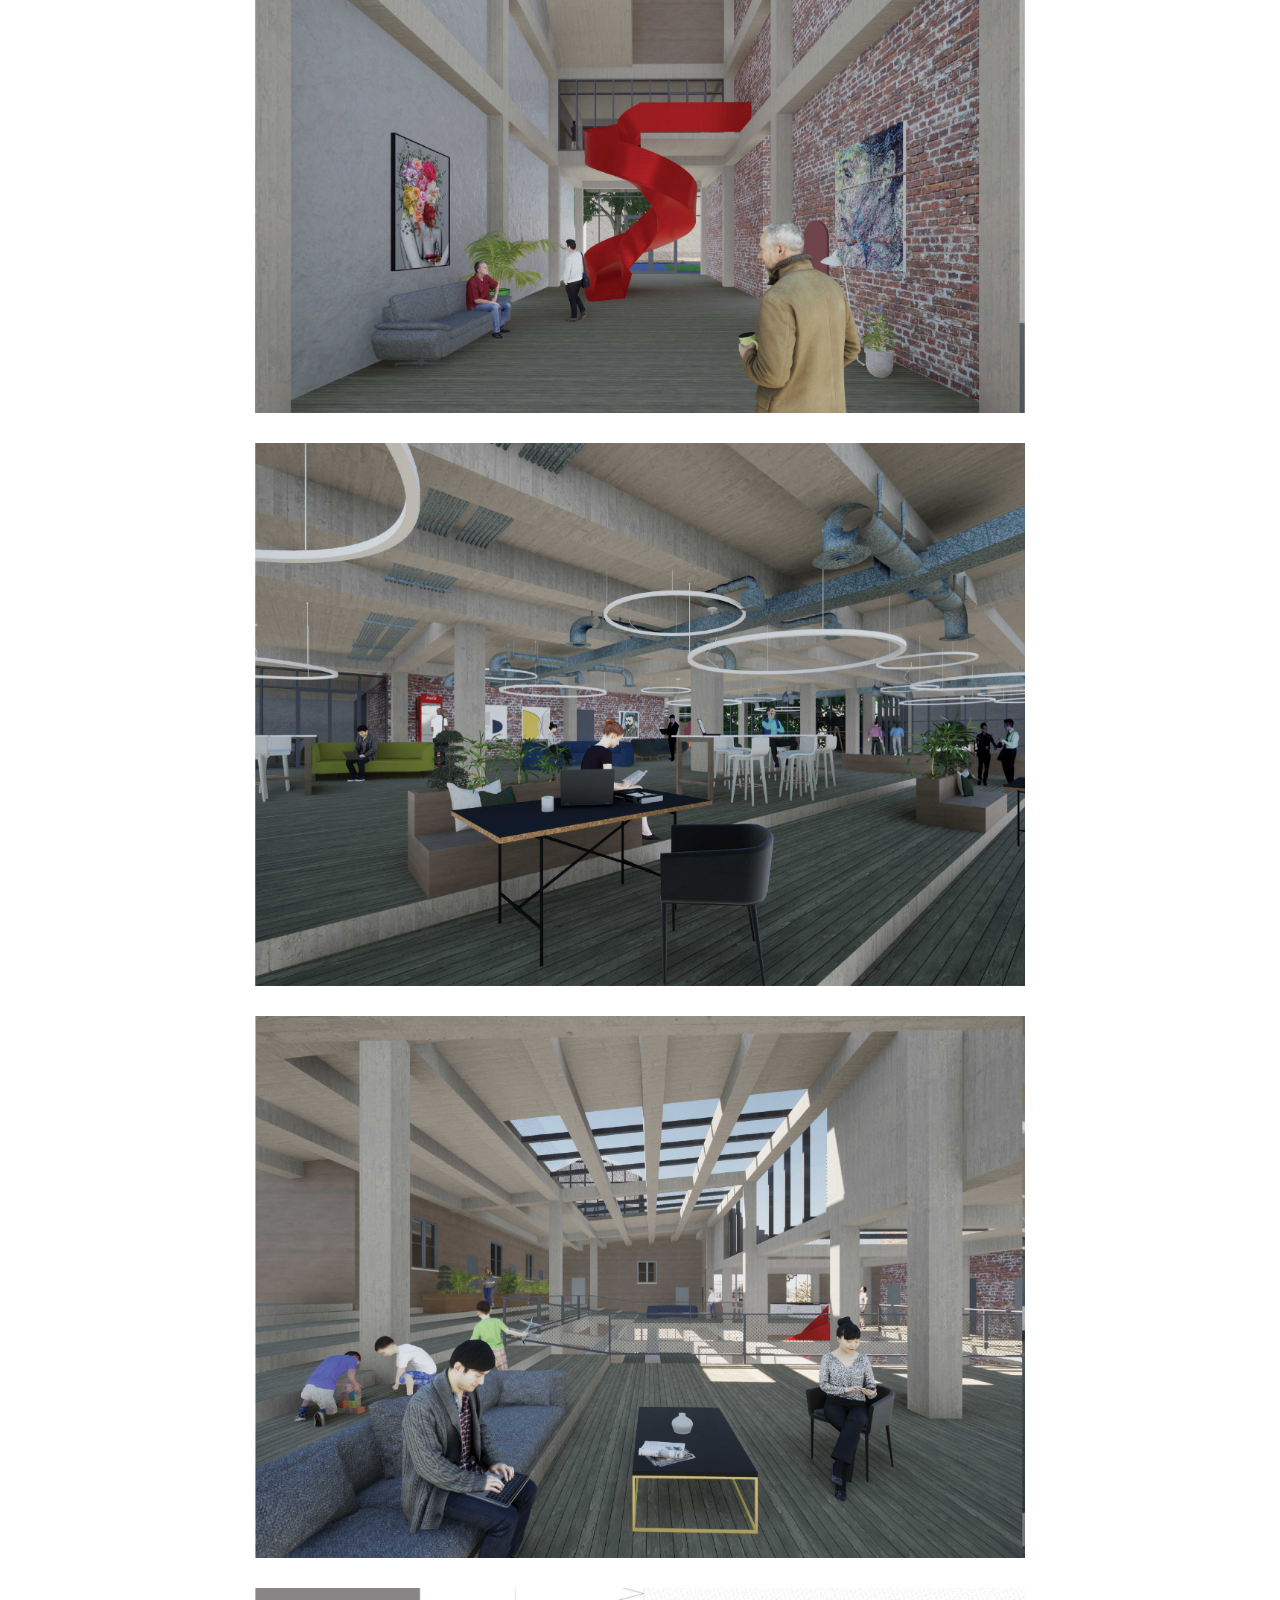
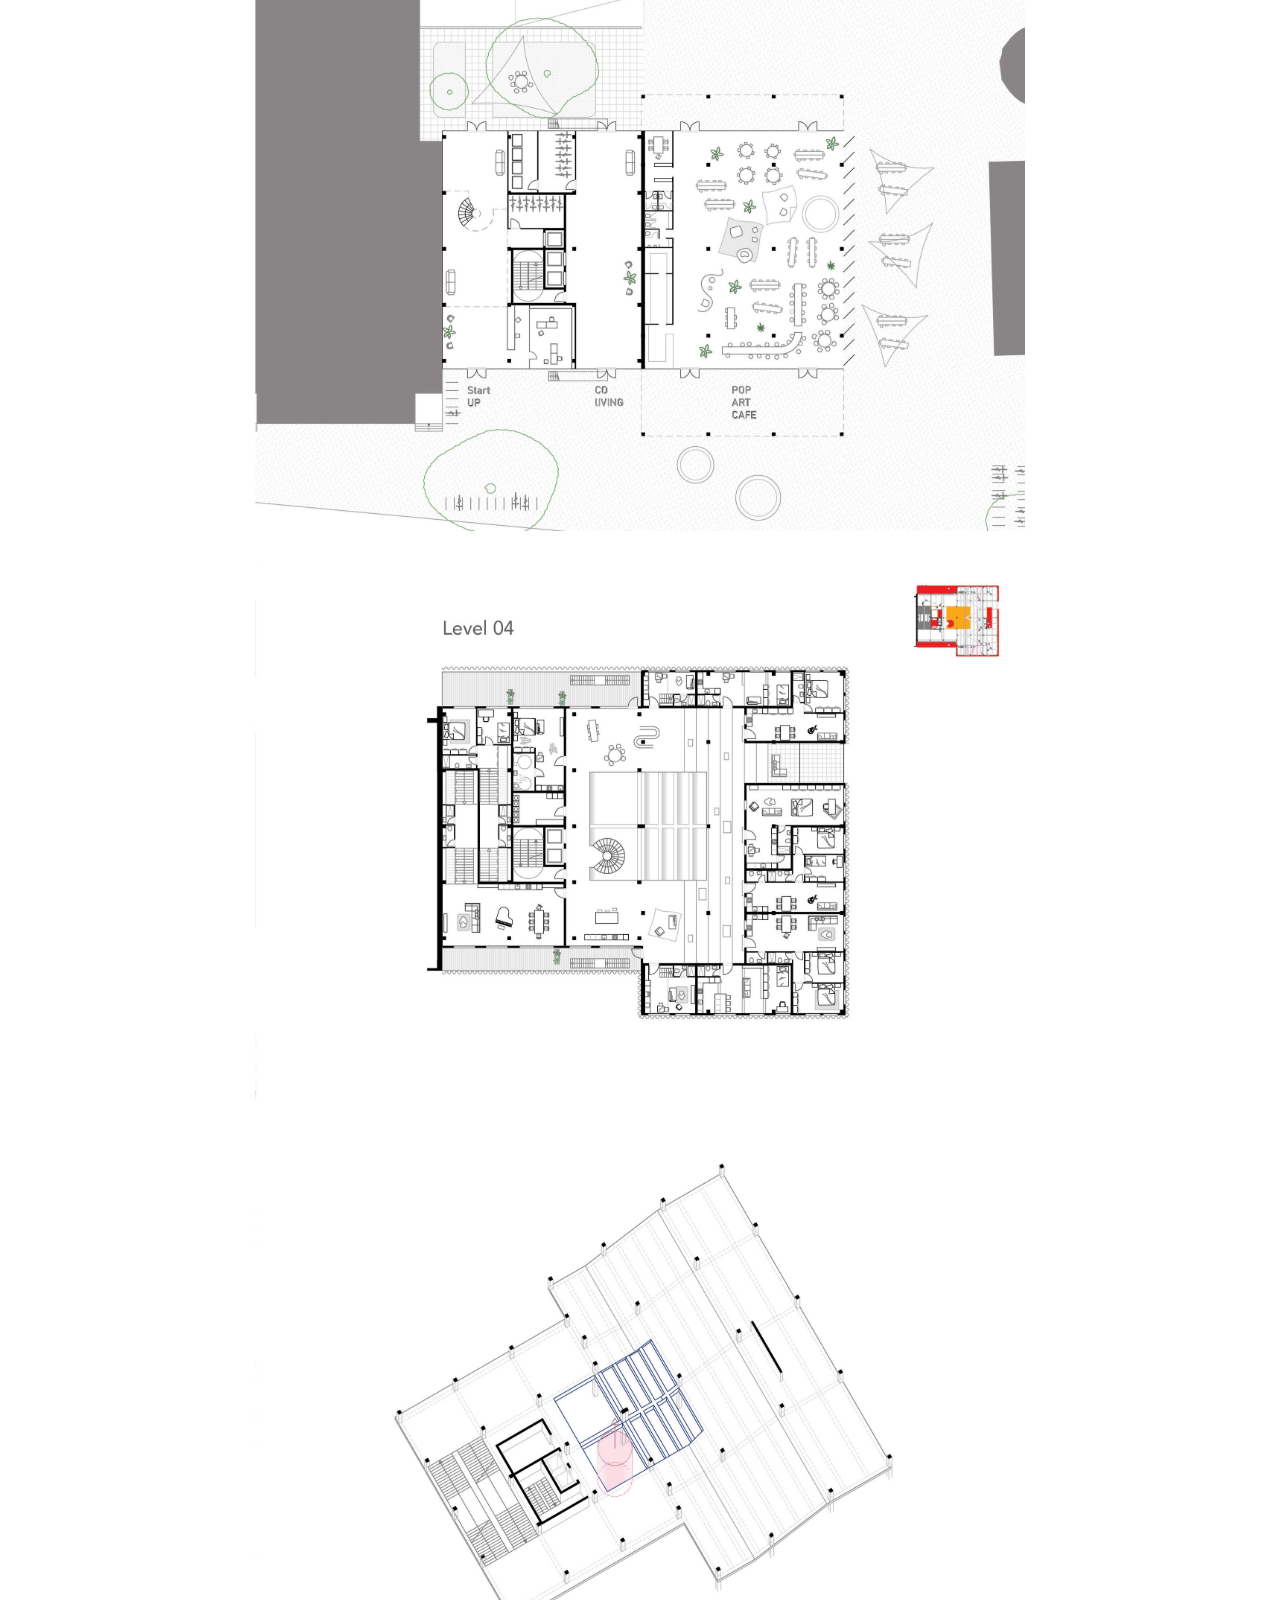
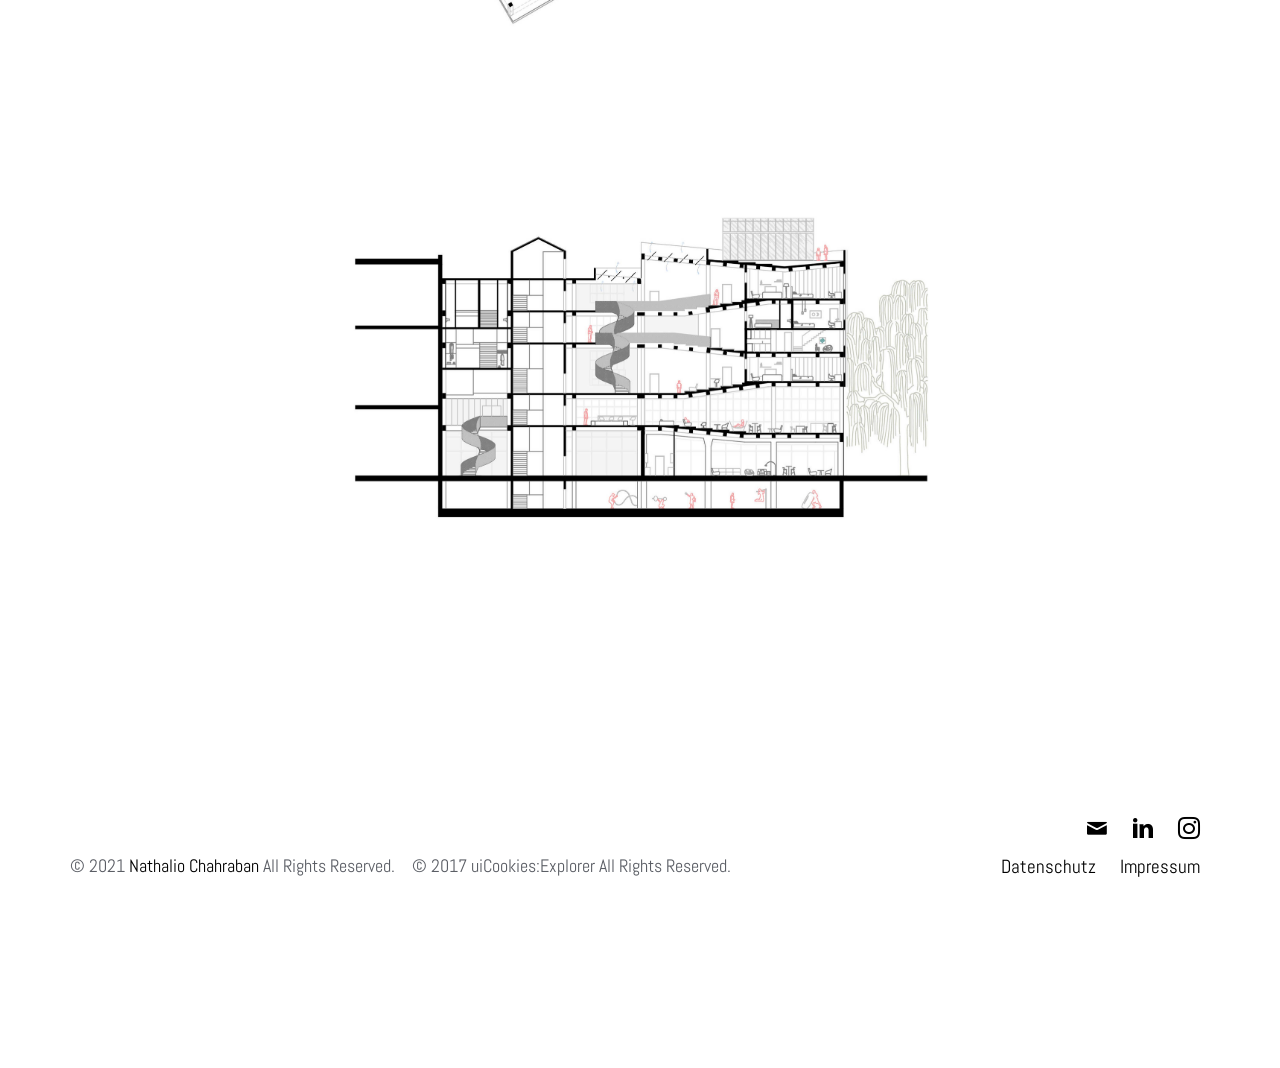
<file: Gräfstraße-52.html>
<!DOCTYPE html>
<html lang="en">
  <head>
    <meta charset="utf-8">
    <meta name="viewport" content="width=device-width, initial-scale=1">
    <title>Gräfstraße 52 | Nathalio Chahraban</title>
    
    <meta name="description" content="Portfolio">
	<meta name="keywords" content="Architektur, Architecture, Portfolio">
	<meta name="author" content="Nathalio Chahraban">	
	<meta property="og:title" content="Gräfstraße 52 | Nathalio Chahraban">  <!--#-->
	<meta property="og:description" content="Gräfstraße 52| Nathalio Chahraban"> <!--#-->
	<meta property="og:url" content="#">  <!--#-->
	<meta property="og:locale" content="de_DE">
	<meta property="og:type" content="website">
	<meta property="og:site_name" content="Nathalio Chahraban">
	<link rel="icon" type="image/jpg" href="img/LogoNC.jpg" img="img/LogoNC.jpg"/>
      
    <link href="https://fonts.googleapis.com/css?family=Abel" rel="stylesheet">
    <link rel="stylesheet" href="css/styles-merged.css">
    <link rel="stylesheet" href="css/style.min.css">
    <link rel="stylesheet" href="css/custom.css">

    <meta name="google-site-verification" content="vlOow_27LltvTFLL6Vf3A-L2KyhU3dFssxjNwWQqyhc" />

      <script async src="https://www.googletagmanager.com/gtag/js?id=G-EHXX9FZ01V"></script>
  <script>
    window.dataLayer = window.dataLayer || [];
    function gtag(){dataLayer.push(arguments);}
    gtag('js', new Date());
    gtag('config', 'G-EHXX9FZ01V');
  </script>


    <!--[if lt IE 9]>
      <script src="js/vendor/html5shiv.min.js"></script>
      <script src="js/vendor/respond.min.js"></script>
    <![endif]-->
  </head>
  <body>

  <!-- START: header -->

  <header role="banner" class="probootstrap-header">
    <div class="container">
        <a href="index.html" class="probootstrap-logo">Nathalio Chahraban<span>.</span></a>
        
        <a href="#" class="probootstrap-burger-menu visible-xs" ><i>Menu</i></a>
        <div class="mobile-menu-overlay"></div>

        <nav role="navigation" class="probootstrap-nav hidden-xs">
          <ul class="probootstrap-main-nav">
            <li class="active"><a href="index.html">Projekte</a></li>
            <li><a href="about.html">&Uuml;ber / Kontakt </a></li>
          </ul>
          <div class="extra-text visible-xs"> 
            <a href="#" class="probootstrap-burger-menu"><i>Menu</i></a>
            <ul class="social-buttons">
              <li><a href="mailto:nathalio@web.de"><i class="icon-mail"></i></a></li> 
              <li><a href="http://www.linkedin.com/in/nathalio-chahraban-"><i class="icon-linkedin"></i></a></li>
              <li><a href="https://www.instagram.com/nathalio/"><i class="icon-instagram2"></i></a></li> 
            </ul>
          </div>
        </nav>
    </div>
  </header>
  <!-- END: header -->
  
  <div class="probootstrap-section">
    <div class="container">

      <div class="row">
        <div class="col-md-6 col-md-offset-3 mb40 text-center">
          <h1><strong>Gräfstraße 52</strong></h1>
            <h4>Mischnutzung, Umbau eines Seminargebäudes</h4>
      </div>
      <div class="row">
        <div class="col-md-8 col-md-offset-2 mb40 text-center">
            <p><a href="img/prj/GS/Gräfstraße-52_1.jpg" class="image-popup"><img src="img/prj/GS/Gräfstraße-52_1.jpg" class="img-responsive" loading="lazy" alt="Gräfstraße 52"></a></p>
            <p><a href="img/prj/GS/Gräfstraße-52_2.jpg" class="image-popup"><img src="img/prj/GS/Gräfstraße-52_2.jpg" class="img-responsive" loading="lazy" alt="Gräfstraße 52"></a></p>
            <p><a href="img/prj/GS/Gräfstraße-52_3.jpg" class="image-popup"><img src="img/prj/GS/Gräfstraße-52_3.jpg" class="img-responsive" loading="lazy" alt="Gräfstraße 52"></a></p>
            <p><a href="img/prj/GS/Gräfstraße-52_4.jpg" class="image-popup"><img src="img/prj/GS/Gräfstraße-52_4.jpg" class="img-responsive" loading="lazy" alt="Gräfstraße 52"></a></p>
            <p><a href="img/prj/GS/Gräfstraße-52_5.jpg" class="image-popup"><img src="img/prj/GS/Gräfstraße-52_5.jpg" class="img-responsive" loading="lazy" alt="Gräfstraße 52"></a></p>
            <p><a href="img/prj/GS/Gräfstraße-52_6.jpg" class="image-popup"><img src="img/prj/GS/Gräfstraße-52_6.jpg" class="img-responsive" loading="lazy" alt="Gräfstraße 52"></a></p>
            <p><a href="img/prj/GS/Gräfstraße-52_7.jpg" class="image-popup"><img src="img/prj/GS/Gräfstraße-52_7.jpg" class="img-responsive" loading="lazy" alt="Gräfstraße 52"></a></p>
            <p><a href="img/prj/GS/Gräfstraße-52_8.jpg" class="image-popup"><img src="img/prj/GS/Gräfstraße-52_8.jpg" class="img-responsive" loading="lazy" alt="Gräfstraße 52"></a></p>
            <p><a href="img/prj/GS/Gräfstraße-52_9.jpg" class="image-popup"><img src="img/prj/GS/Gräfstraße-52_9.jpg" class="img-responsive" loading="lazy" alt="Gräfstraße 52"></a></p>

        </div>

      </div>
      
    </div>
  </div>

  <footer class="probootstrap-footer" role="contentinfo">
    <div class="container">
      <div class="row">
        <div class="col-md-12">
          <ul class="probootstrap-social">
              <li><a href="mailto:nathalio@web.de"><i class="icon-mail"></i></a></li> 
              <li><a href="http://www.linkedin.com/in/nathalio-chahraban-"><i class="icon-linkedin"></i></a></li>
              <li><a href="https://www.instagram.com/nathalio/"><i class="icon-instagram2"></i></a></li> 
          </ul>
        </div>
      </div>
        
    <div class="row">
	  <div class="col-md-12">
      <p class="probootstrap-copyright">&copy; 2021 <a href="https://nathalio.de/">Nathalio Chahraban </a> All Rights Reserved. &ensp; &copy; 2017 uiCookies:Explorer All Rights Reserved.</p>
		<ul class="probootstrap-social">
			<li><a href="datenschutzerklaerung.html" style="font-size:19px">Datenschutz</a></li>
			<li><a href="impressum.html" style="font-size:19px">Impressum</a></li>
		</ul>
	  </div>
	  </div> 
        
    </div>
  </footer>

  <div class="gototop js-top">
    <a href="#" class="js-gotop"><i class="icon-chevron-thin-up"></i></a>
  </div>
  

  <script src="js/scripts.min.js"></script>
  <script src="js/main.min.js"></script>
  <script src="js/custom.js"></script>

  </body>
</html>
</file>
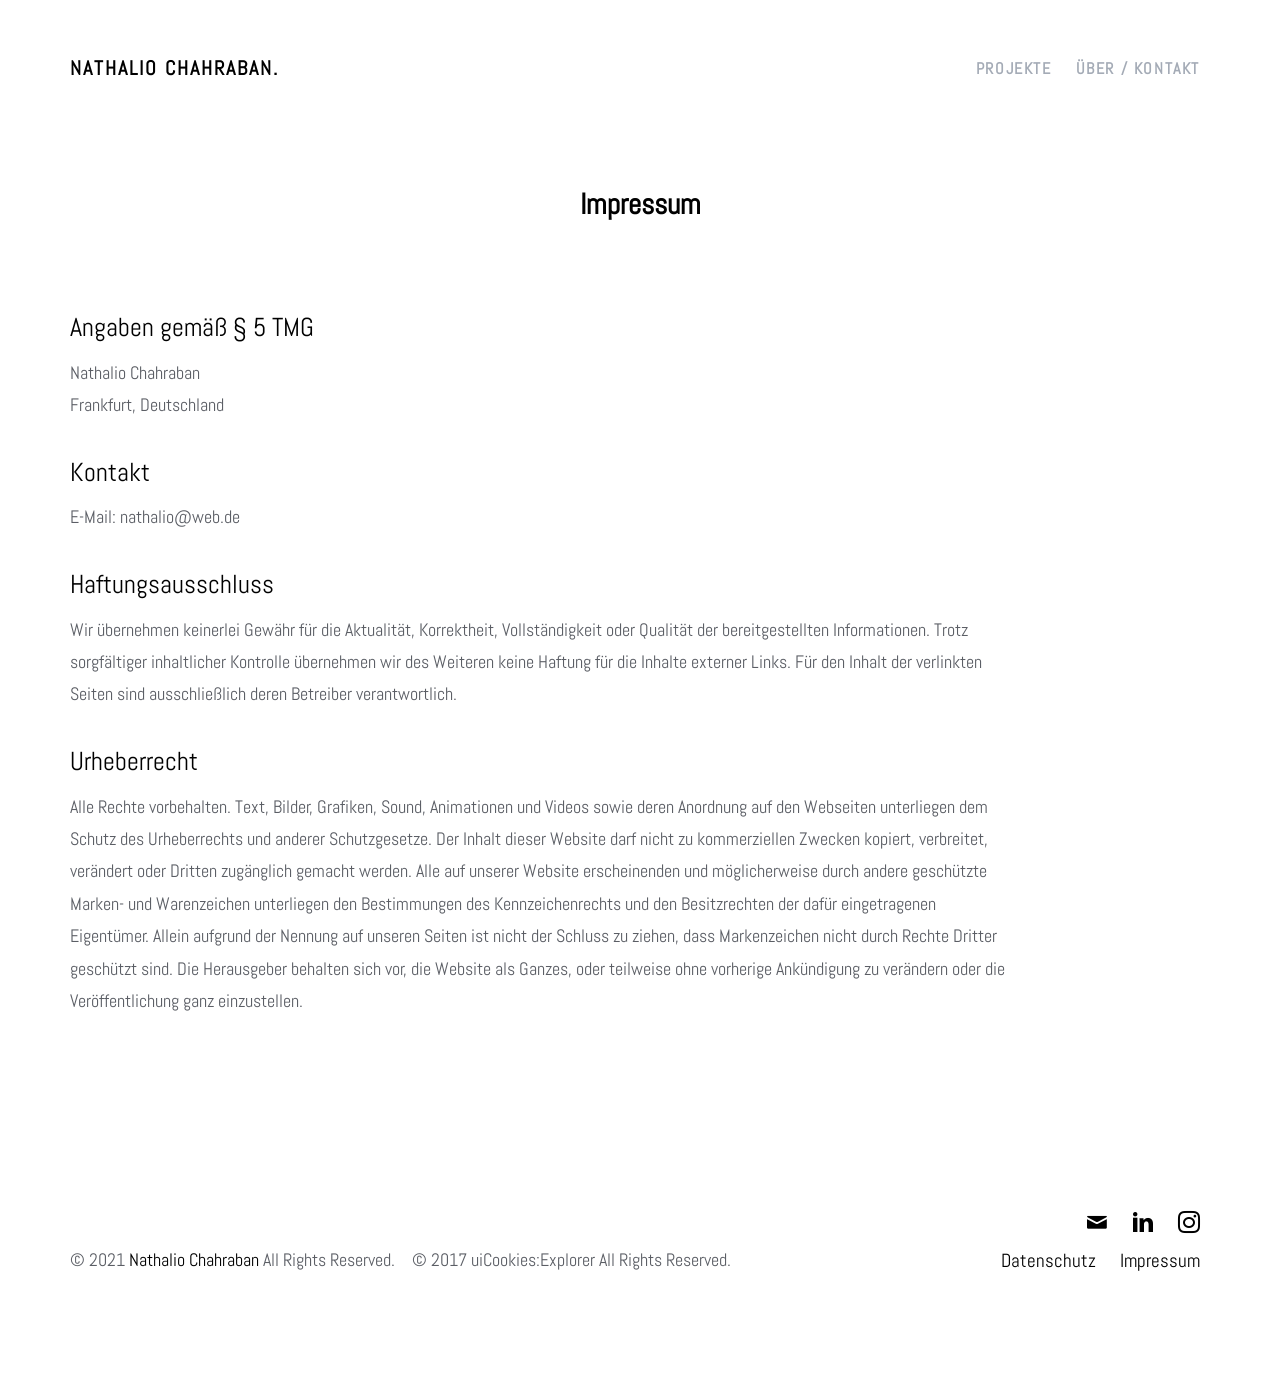
<file: impressum.html>
<!DOCTYPE html>
<html lang="en">
  <head>
    <meta charset="utf-8">
    <meta name="viewport" content="width=device-width, initial-scale=1">
    <title>Impressum | Nathalio Chahraban</title>
    <meta name="description" content="Free Bootstrap Theme by uicookies.com">
    <meta name="keywords" content="free website templates, free bootstrap themes, free template, free bootstrap, free website template">
      
    <link rel="icon" type="image/jpg" href="img/LogoNC.jpg" img="img/LogoNC.jpg"/>
    
    <link href="https://fonts.googleapis.com/css?family=Abel" rel="stylesheet">
    <link rel="stylesheet" href="css/styles-merged.css">
    <link rel="stylesheet" href="css/style.min.css">
    <link rel="stylesheet" href="css/custom.css">

    <meta name="google-site-verification" content="vlOow_27LltvTFLL6Vf3A-L2KyhU3dFssxjNwWQqyhc" />

  <script async src="https://www.googletagmanager.com/gtag/js?id=G-EHXX9FZ01V"></script>
  <script>
    window.dataLayer = window.dataLayer || [];
    function gtag(){dataLayer.push(arguments);}
    gtag('js', new Date());
    gtag('config', 'G-EHXX9FZ01V');
  </script>


    <!--[if lt IE 9]>
      <script src="js/vendor/html5shiv.min.js"></script>
      <script src="js/vendor/respond.min.js"></script>
    <![endif]-->
  </head>
  <body>

  <!-- START: header -->

  <header role="banner" class="probootstrap-header">
    <div class="container">
        <a href="index.html" class="probootstrap-logo">Nathalio Chahraban<span>.</span></a>
        
        <a href="#" class="probootstrap-burger-menu visible-xs" ><i>Menu</i></a>
        <div class="mobile-menu-overlay"></div>

        <nav role="navigation" class="probootstrap-nav hidden-xs">
          <ul class="probootstrap-main-nav">
            <li><a href="index.html">Projekte</a></li>
            <li><a href="about.html">&Uuml;ber / Kontakt </a></li>
          </ul>
          <div class="extra-text visible-xs"> 
            <a href="#" class="probootstrap-burger-menu"><i>Menu</i></a>
            <ul class="social-buttons">
              <li><a href="mailto:nathalio@web.de"><i class="icon-mail"></i></a></li> 
              <li><a href="http://www.linkedin.com/in/nathalio-chahraban-"><i class="icon-linkedin"></i></a></li>
              <li><a href="https://www.instagram.com/nathalio/"><i class="icon-instagram2"></i></a></li> 
            </ul>
          </div>
        </nav>
    </div>
  </header>
  <!-- END: header -->
  
  <div class="probootstrap-section">
    <div class="container">

      <div class="row">
        <div class="col-md-6 col-md-offset-3 mb40 text-center">
            <h1><strong>Impressum</strong></h1>
        </div>
        <div class="col-md-10">
        <h2>Angaben gem&auml;&szlig; &sect; 5 TMG</h2>
		<p>Nathalio Chahraban<br />
		Frankfurt, Deutschland</p>
		<h2>Kontakt</h2>
		<p>E-Mail: nathalio@web.de</p>

            <h2>Haftungsausschluss</h2>
<p>Wir übernehmen keinerlei Gewähr für die Aktualität, Korrektheit, Vollständigkeit oder Qualität der 
bereitgestellten Informationen. Trotz sorgfältiger inhaltlicher Kontrolle übernehmen wir des Weiteren 
keine Haftung für die Inhalte externer Links. Für den Inhalt der verlinkten Seiten sind ausschließlich 
deren Betreiber verantwortlich. </p>

		<h2>Urheberrecht</h2>
<p>Alle Rechte vorbehalten. Text, Bilder, Grafiken, Sound, Animationen und Videos sowie deren Anordnung 
auf den Webseiten unterliegen dem Schutz des Urheberrechts und anderer Schutzgesetze. Der Inhalt dieser 
Website darf nicht zu kommerziellen Zwecken kopiert, verbreitet, verändert oder Dritten zugänglich gemacht 
werden. Alle auf unserer Website erscheinenden und möglicherweise durch andere geschützte Marken- und 
Warenzeichen unterliegen den Bestimmungen des Kennzeichenrechts und den Besitzrechten der dafür eingetragenen 
Eigentümer. Allein aufgrund der Nennung auf unseren Seiten ist nicht der Schluss zu ziehen, dass Markenzeichen 
nicht durch Rechte Dritter geschützt sind. Die Herausgeber behalten sich vor, die Website als Ganzes, 
oder teilweise ohne vorherige Ankündigung zu verändern oder die Veröffentlichung ganz einzustellen. </p>    
        </div>
      </div>
      
    </div>
  </div>

  <footer class="probootstrap-footer" role="contentinfo">
    <div class="container">
      <div class="row">
        <div class="col-md-12">
          <ul class="probootstrap-social">
              <li><a href="mailto:nathalio@web.de"><i class="icon-mail"></i></a></li> 
              <li><a href="http://www.linkedin.com/in/nathalio-chahraban-"><i class="icon-linkedin"></i></a></li>
              <li><a href="https://www.instagram.com/nathalio/"><i class="icon-instagram2"></i></a></li> 
          </ul>
        </div>
      </div>
        
    <div class="row">
	  <div class="col-md-12">
      <p class="probootstrap-copyright">&copy; 2021 <a href="https://nathalio.de/">Nathalio Chahraban </a> All Rights Reserved. &ensp; &copy; 2017 uiCookies:Explorer All Rights Reserved.</p>
		<ul class="probootstrap-social">
			<li><a href="datenschutzerklaerung.html" style="font-size:19px">Datenschutz</a></li>
			<li><a href="impressum.html" style="font-size:19px">Impressum</a></li>
		</ul>
	  </div>
	  </div> 
        
    </div>
  </footer>

  <div class="gototop js-top">
    <a href="#" class="js-gotop"><i class="icon-chevron-thin-up"></i></a>
  </div>
  

  <script src="js/scripts.min.js"></script>
  <script src="js/main.min.js"></script>
  <script src="js/custom.js"></script>

  </body>
</html>
</file>
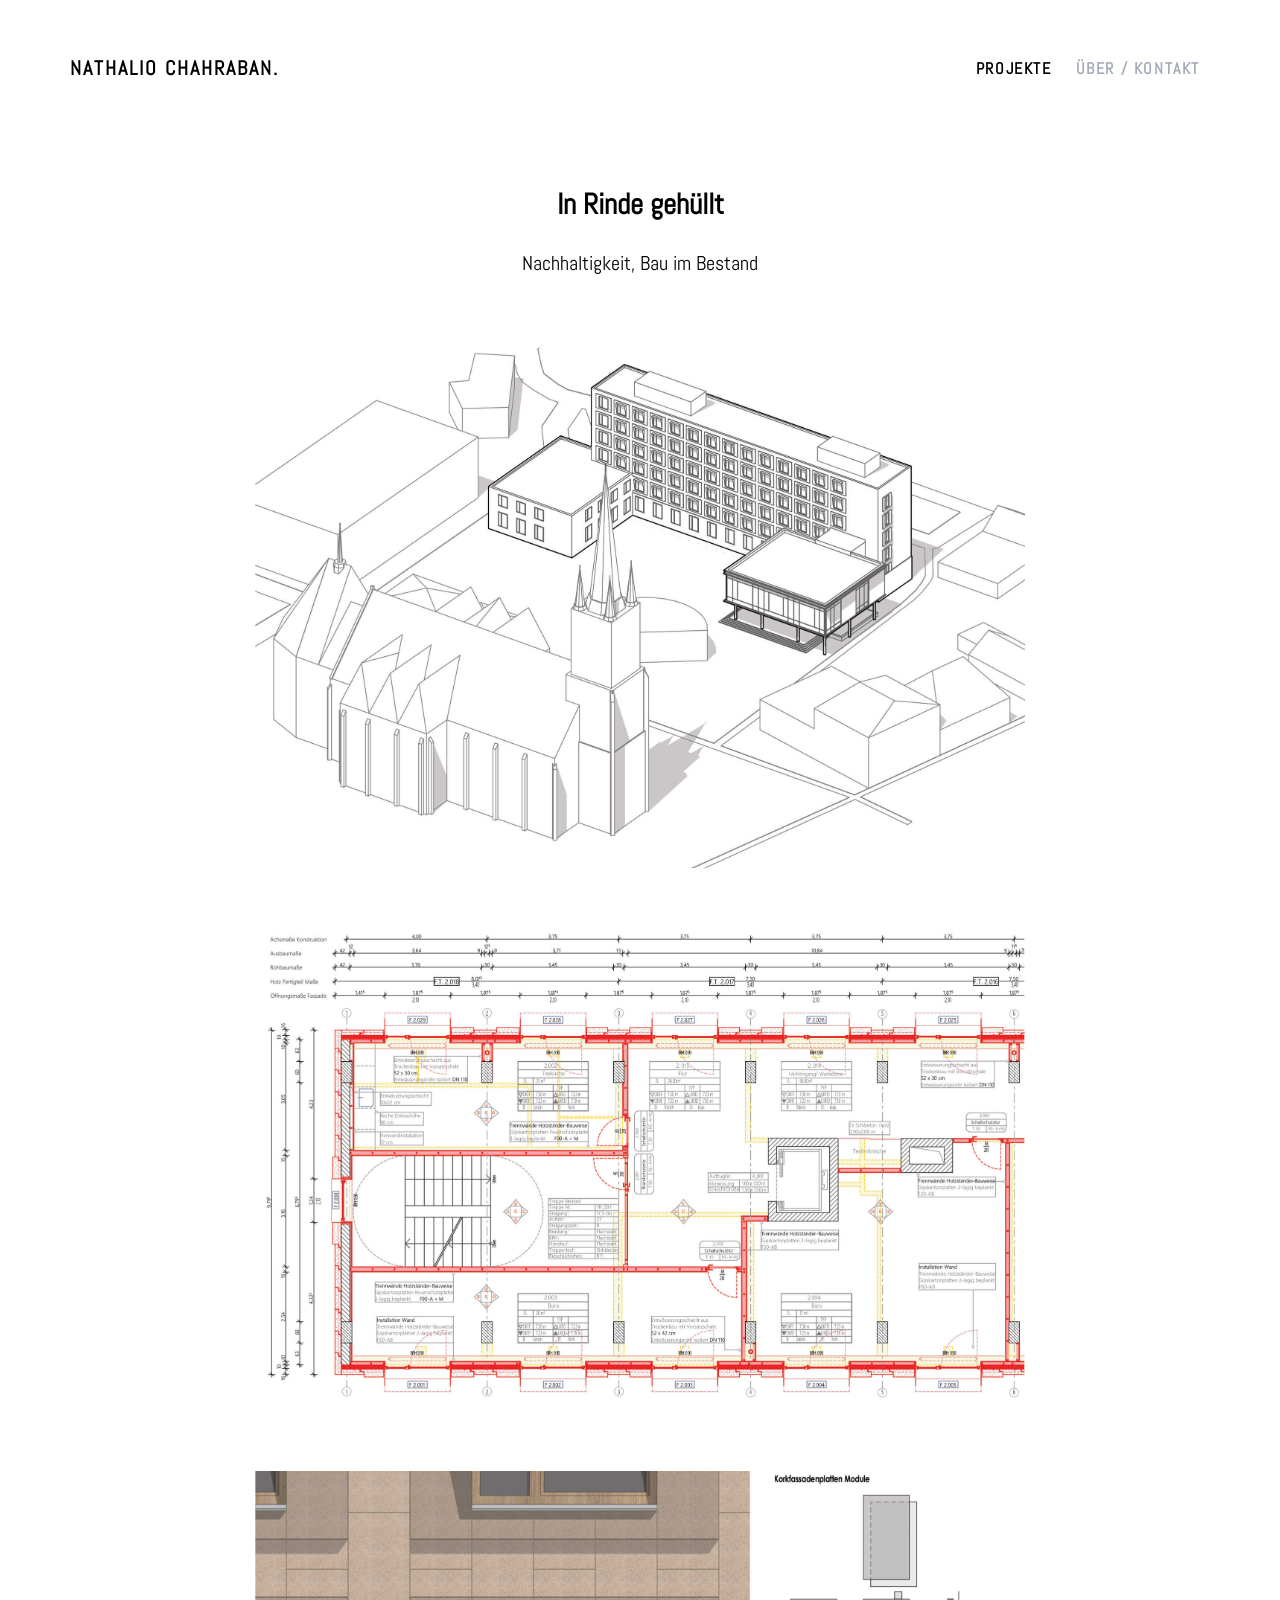
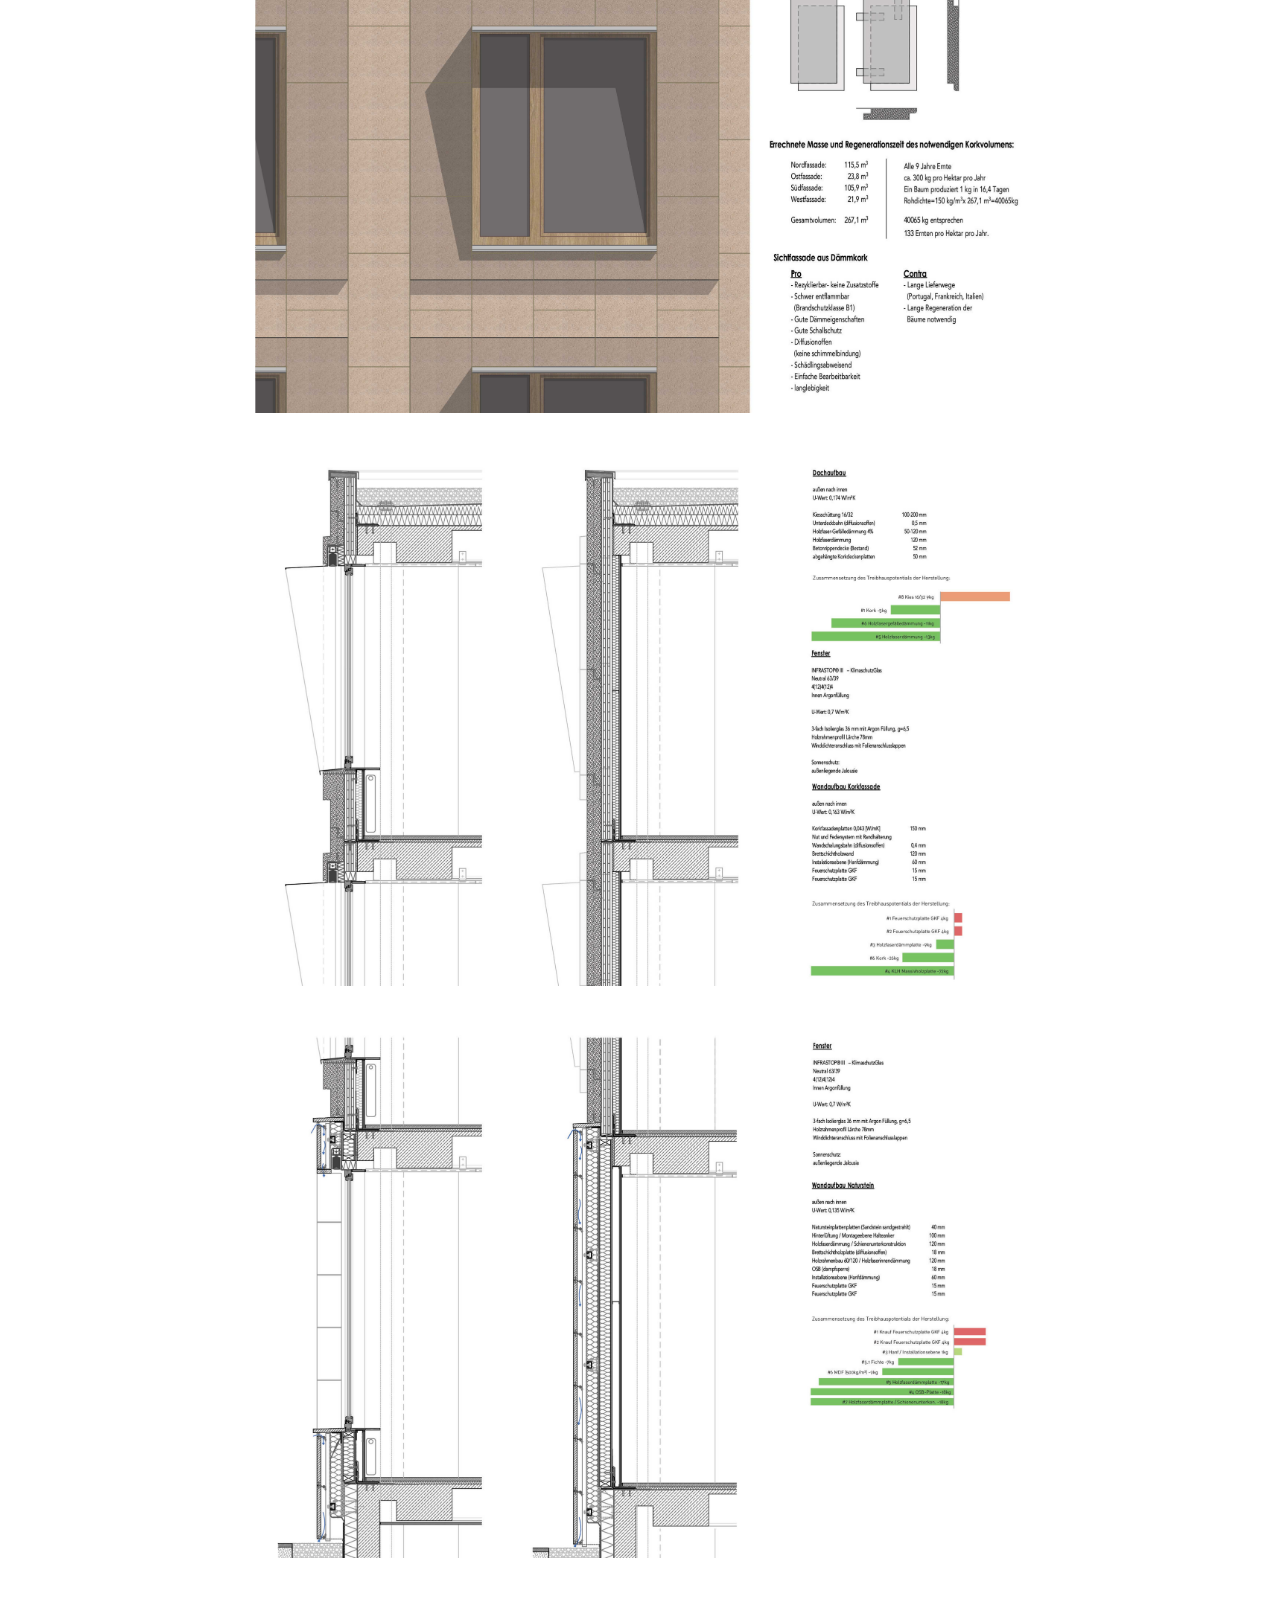
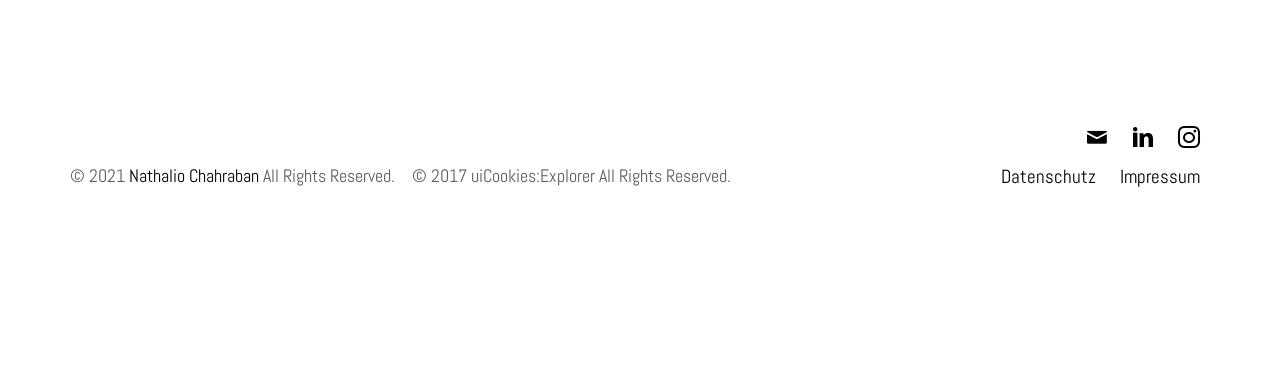
<file: In-Rinde-gehüllt.html>
<!DOCTYPE html>
<html lang="en">
  <head>
    <meta charset="utf-8">
    <meta name="viewport" content="width=device-width, initial-scale=1">
    <title>In Rinde gehüllt | Nathalio Chahraban</title>
    
    <meta name="description" content="Portfolio">
	<meta name="keywords" content="Architektur, Architecture, Portfolio">
	<meta name="author" content="Nathalio Chahraban">	
	<meta property="og:title" content="In Rinde gehüllt | Nathalio Chahraban">  <!--#-->
	<meta property="og:description" content="In Rinde gehüllt | Nathalio Chahraban"> <!--#-->
	<meta property="og:url" content="#">  <!--#-->
	<meta property="og:locale" content="de_DE">
	<meta property="og:type" content="website">
	<meta property="og:site_name" content="Nathalio Chahraban">
	<link rel="icon" type="image/jpg" href="img/LogoNC.jpg" img="img/LogoNC.jpg"/>
      
    <link href="https://fonts.googleapis.com/css?family=Abel" rel="stylesheet">
    <link rel="stylesheet" href="css/styles-merged.css">
    <link rel="stylesheet" href="css/style.min.css">
    <link rel="stylesheet" href="css/custom.css">

    <meta name="google-site-verification" content="vlOow_27LltvTFLL6Vf3A-L2KyhU3dFssxjNwWQqyhc" />

  <script async src="https://www.googletagmanager.com/gtag/js?id=G-EHXX9FZ01V"></script>
  <script>
    window.dataLayer = window.dataLayer || [];
    function gtag(){dataLayer.push(arguments);}
    gtag('js', new Date());
    gtag('config', 'G-EHXX9FZ01V');
  </script>


    <!--[if lt IE 9]>
      <script src="js/vendor/html5shiv.min.js"></script>
      <script src="js/vendor/respond.min.js"></script>
    <![endif]-->
  </head>
  <body>

  <!-- START: header -->

  <header role="banner" class="probootstrap-header">
    <div class="container">
        <a href="index.html" class="probootstrap-logo">Nathalio Chahraban<span>.</span></a>
        
        <a href="#" class="probootstrap-burger-menu visible-xs" ><i>Menu</i></a>
        <div class="mobile-menu-overlay"></div>

        <nav role="navigation" class="probootstrap-nav hidden-xs">
          <ul class="probootstrap-main-nav">
            <li class="active"><a href="index.html">Projekte</a></li>
            <li><a href="about.html">&Uuml;ber / Kontakt </a></li>
          </ul>
          <div class="extra-text visible-xs"> 
            <a href="#" class="probootstrap-burger-menu"><i>Menu</i></a>
            <ul class="social-buttons">
              <li><a href="mailto:nathalio@web.de"><i class="icon-mail"></i></a></li> 
              <li><a href="http://www.linkedin.com/in/nathalio-chahraban-"><i class="icon-linkedin"></i></a></li>
              <li><a href="https://www.instagram.com/nathalio/"><i class="icon-instagram2"></i></a></li> 
            </ul>
          </div>
        </nav>
    </div>
  </header>
  <!-- END: header -->
  
  <div class="probootstrap-section">
    <div class="container">

      <div class="row">
        <div class="col-md-6 col-md-offset-3 mb40 text-center">
          <h1><strong>In Rinde gehüllt</strong></h1>
            <h4>Nachhaltigkeit, Bau im Bestand</h4>
      </div>
      <div class="row">
        <div class="col-md-8 col-md-offset-2 mb40 text-center">
            <p><a href="img/prj/RG/In-Rinde-gehüllt_1.jpg" class="image-popup"><img src="img/prj/RG/In-Rinde-gehüllt_1.jpg" class="img-responsive" loading="lazy" alt="In Rinde gehüllt"></a></p>  
            <p><a href="img/prj/RG/In-Rinde-gehüllt_2.jpg" class="image-popup"><img src="img/prj/RG/In-Rinde-gehüllt_2.jpg" class="img-responsive" loading="lazy" alt="In Rinde gehüllt"></a></p>
            <p><a href="img/prj/RG/In-Rinde-gehüllt_3.jpg" class="image-popup"><img src="img/prj/RG/In-Rinde-gehüllt_3.jpg" class="img-responsive" loading="lazy" alt="In Rinde gehüllt"></a></p>
            <p><a href="img/prj/RG/In-Rinde-gehüllt_4.jpg" class="image-popup"><img src="img/prj/RG/In-Rinde-gehüllt_4.jpg" class="img-responsive" loading="lazy" alt="In Rinde gehüllt"></a></p>
            <p><a href="img/prj/RG/In-Rinde-gehüllt_5.jpg" class="image-popup"><img src="img/prj/RG/In-Rinde-gehüllt_5.jpg" class="img-responsive" loading="lazy" alt="In Rinde gehüllt"></a></p>
        </div>
      </div>
      
    </div>
  </div>

  <footer class="probootstrap-footer" role="contentinfo">
    <div class="container">
      <div class="row">
        <div class="col-md-12">
          <ul class="probootstrap-social">
              <li><a href="mailto:nathalio@web.de"><i class="icon-mail"></i></a></li> 
              <li><a href="http://www.linkedin.com/in/nathalio-chahraban-"><i class="icon-linkedin"></i></a></li>
              <li><a href="https://www.instagram.com/nathalio/"><i class="icon-instagram2"></i></a></li> 
          </ul>
        </div>
      </div>
        
    <div class="row">
	  <div class="col-md-12">
      <p class="probootstrap-copyright">&copy; 2021 <a href="https://nathalio.de/">Nathalio Chahraban </a> All Rights Reserved. &ensp; &copy; 2017 uiCookies:Explorer All Rights Reserved.</p>
		<ul class="probootstrap-social">
			<li><a href="datenschutzerklaerung.html" style="font-size:19px">Datenschutz</a></li>
			<li><a href="impressum.html" style="font-size:19px">Impressum</a></li>
		</ul>
	  </div>
	  </div> 
        
    </div>
  </footer>

  <div class="gototop js-top">
    <a href="#" class="js-gotop"><i class="icon-chevron-thin-up"></i></a>
  </div>
  

  <script src="js/scripts.min.js"></script>
  <script src="js/main.min.js"></script>
  <script src="js/custom.js"></script>

  </body>
</html>
</file>
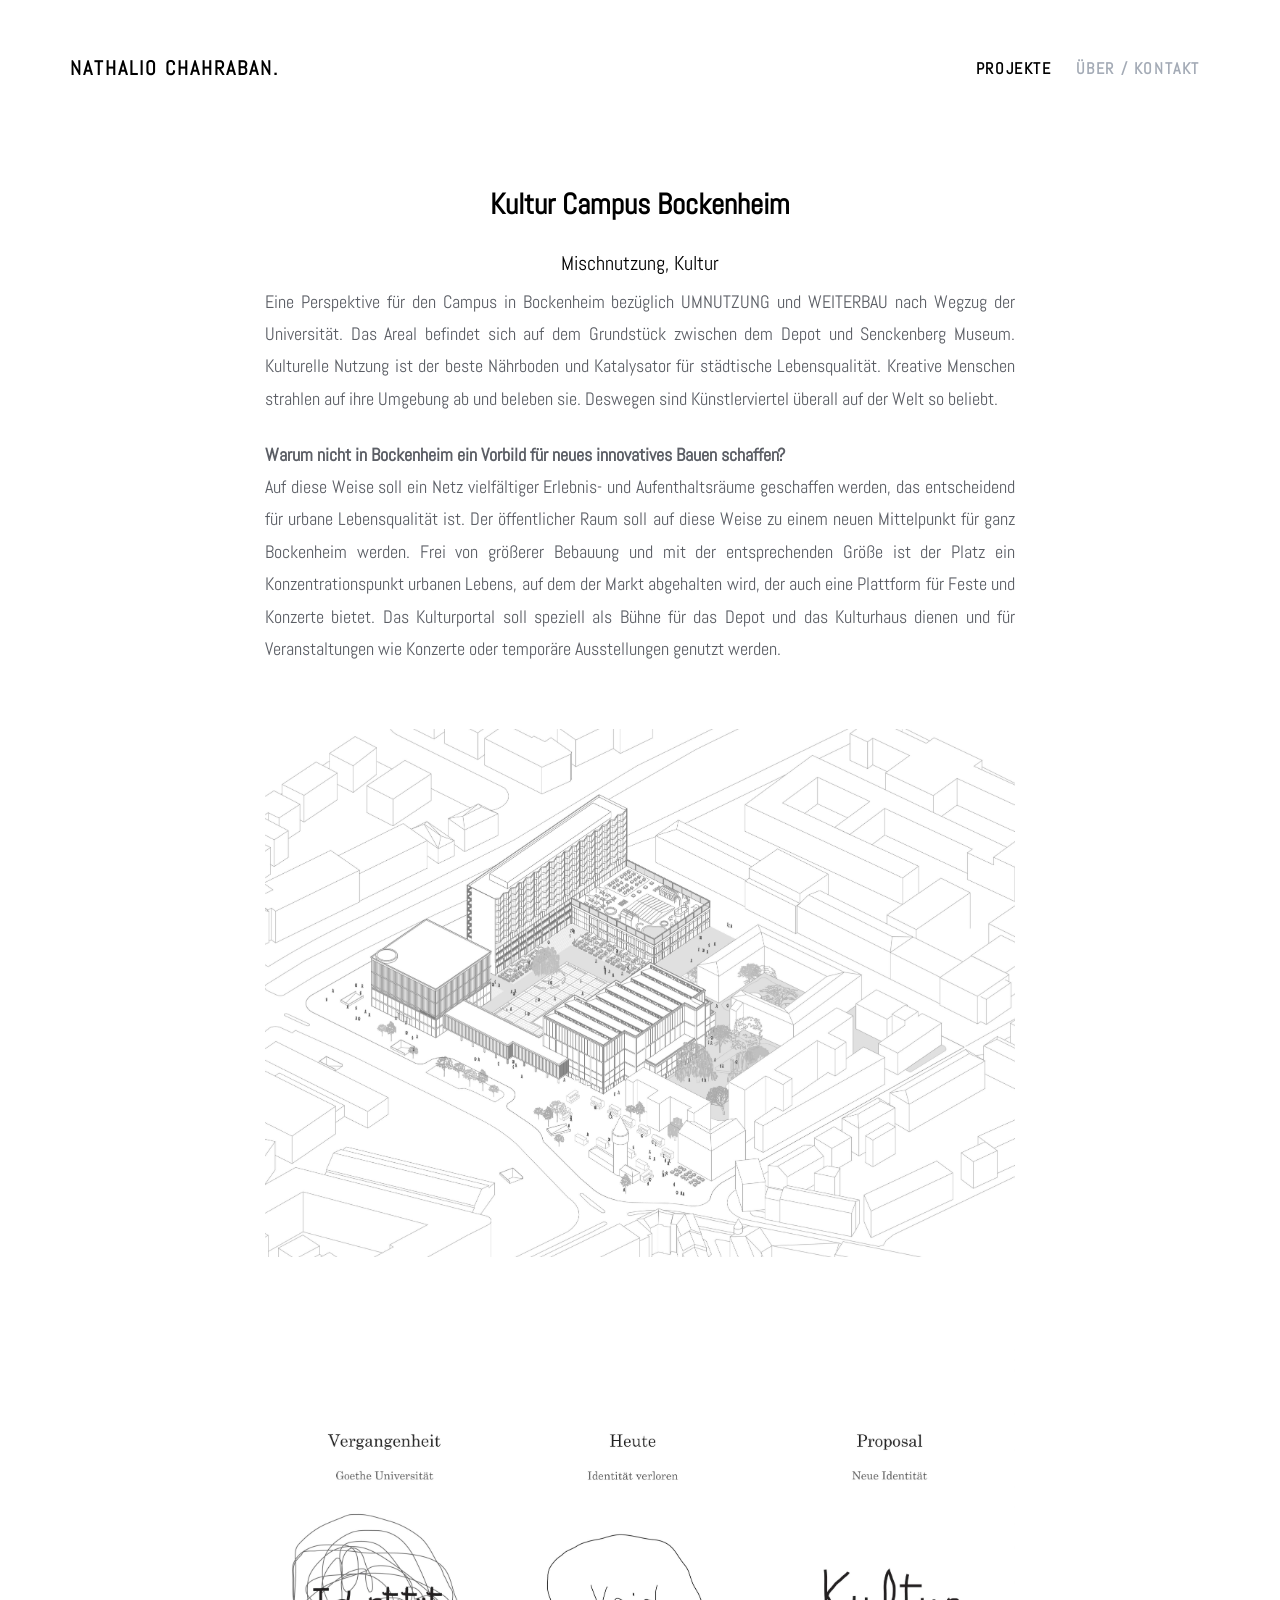
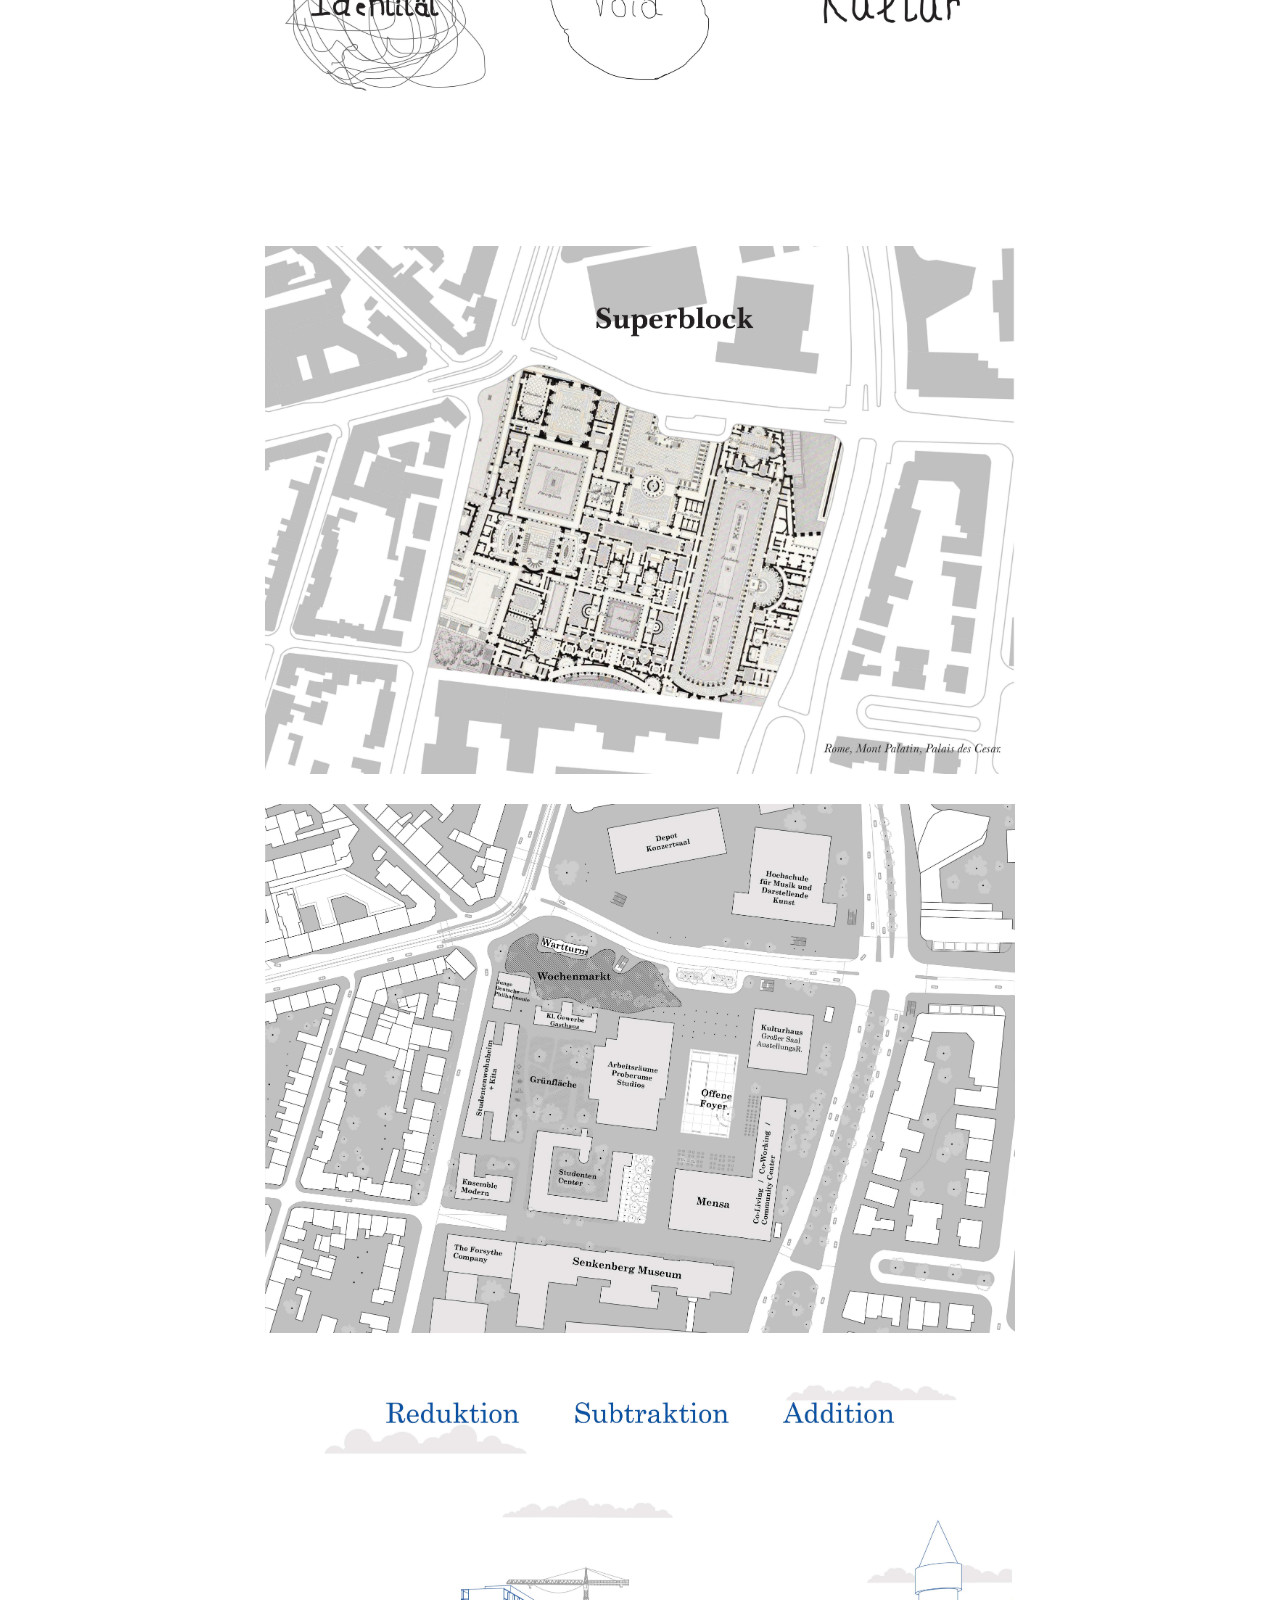
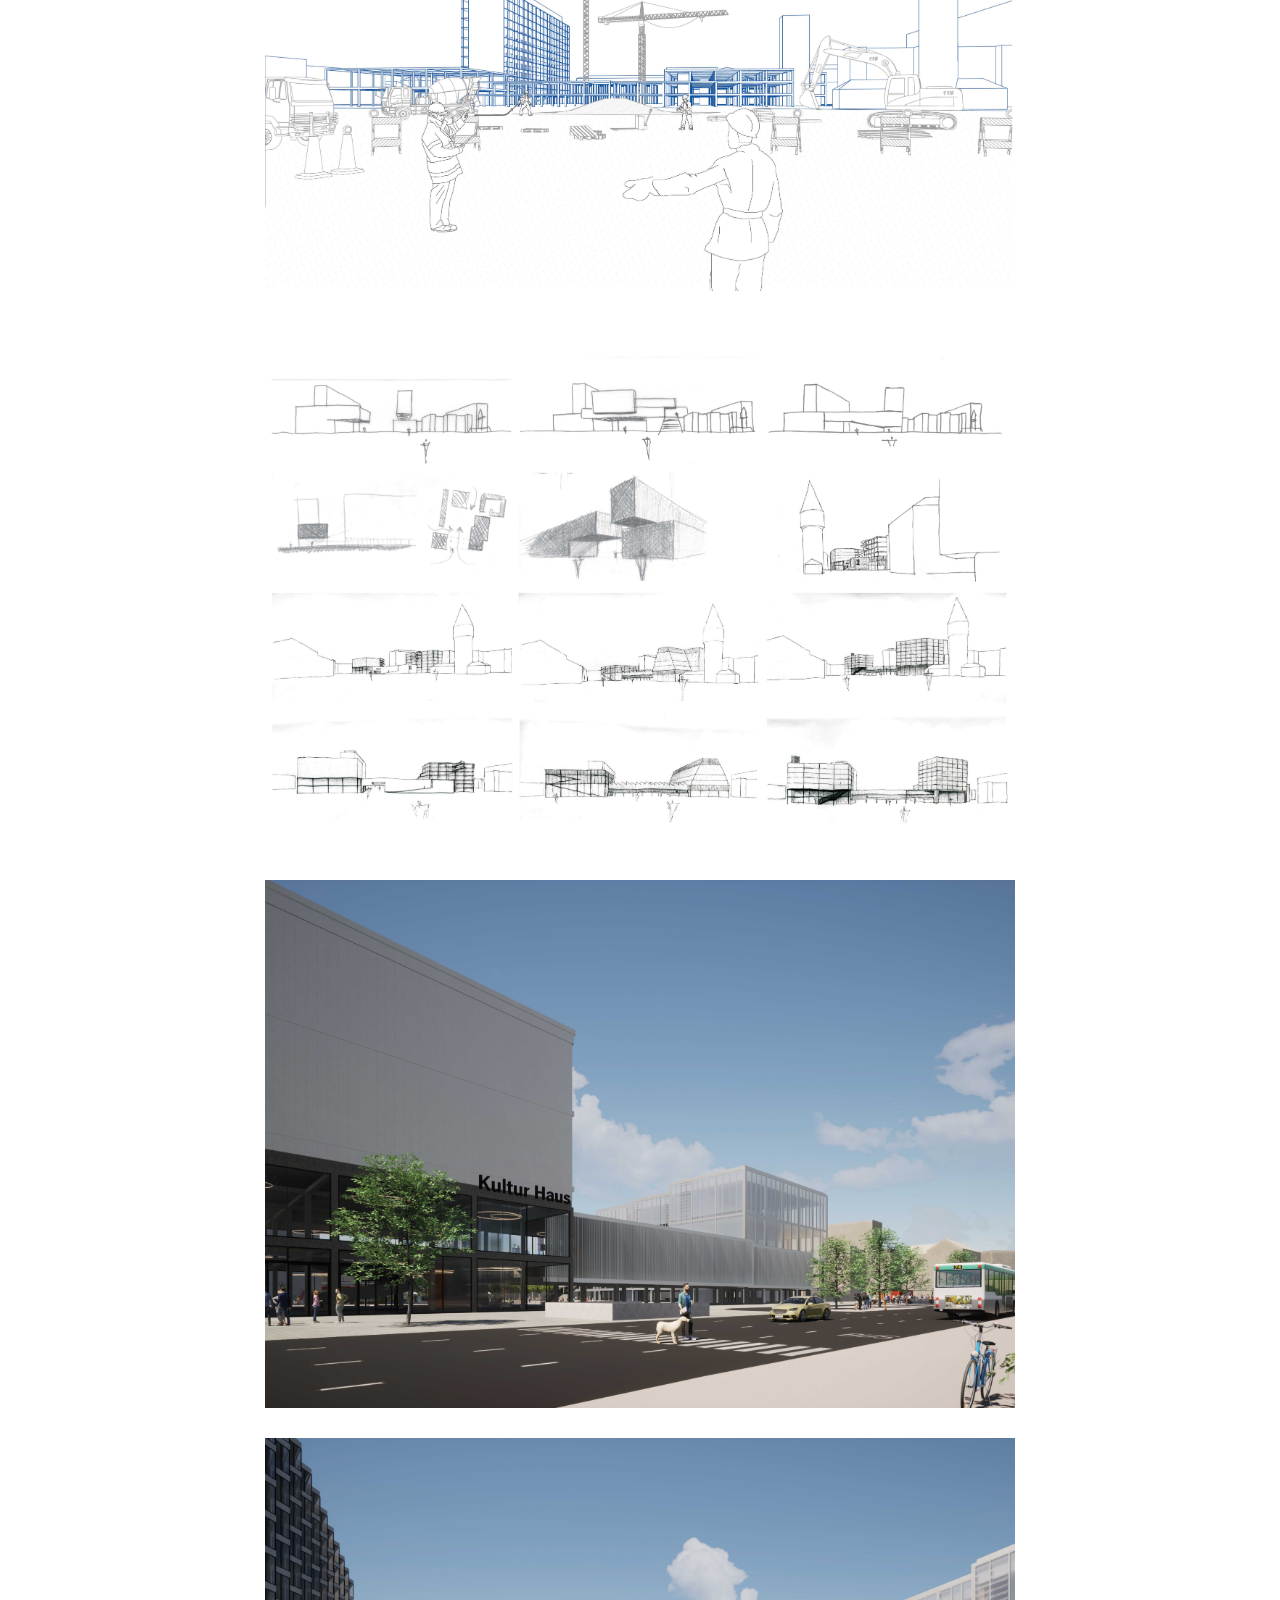
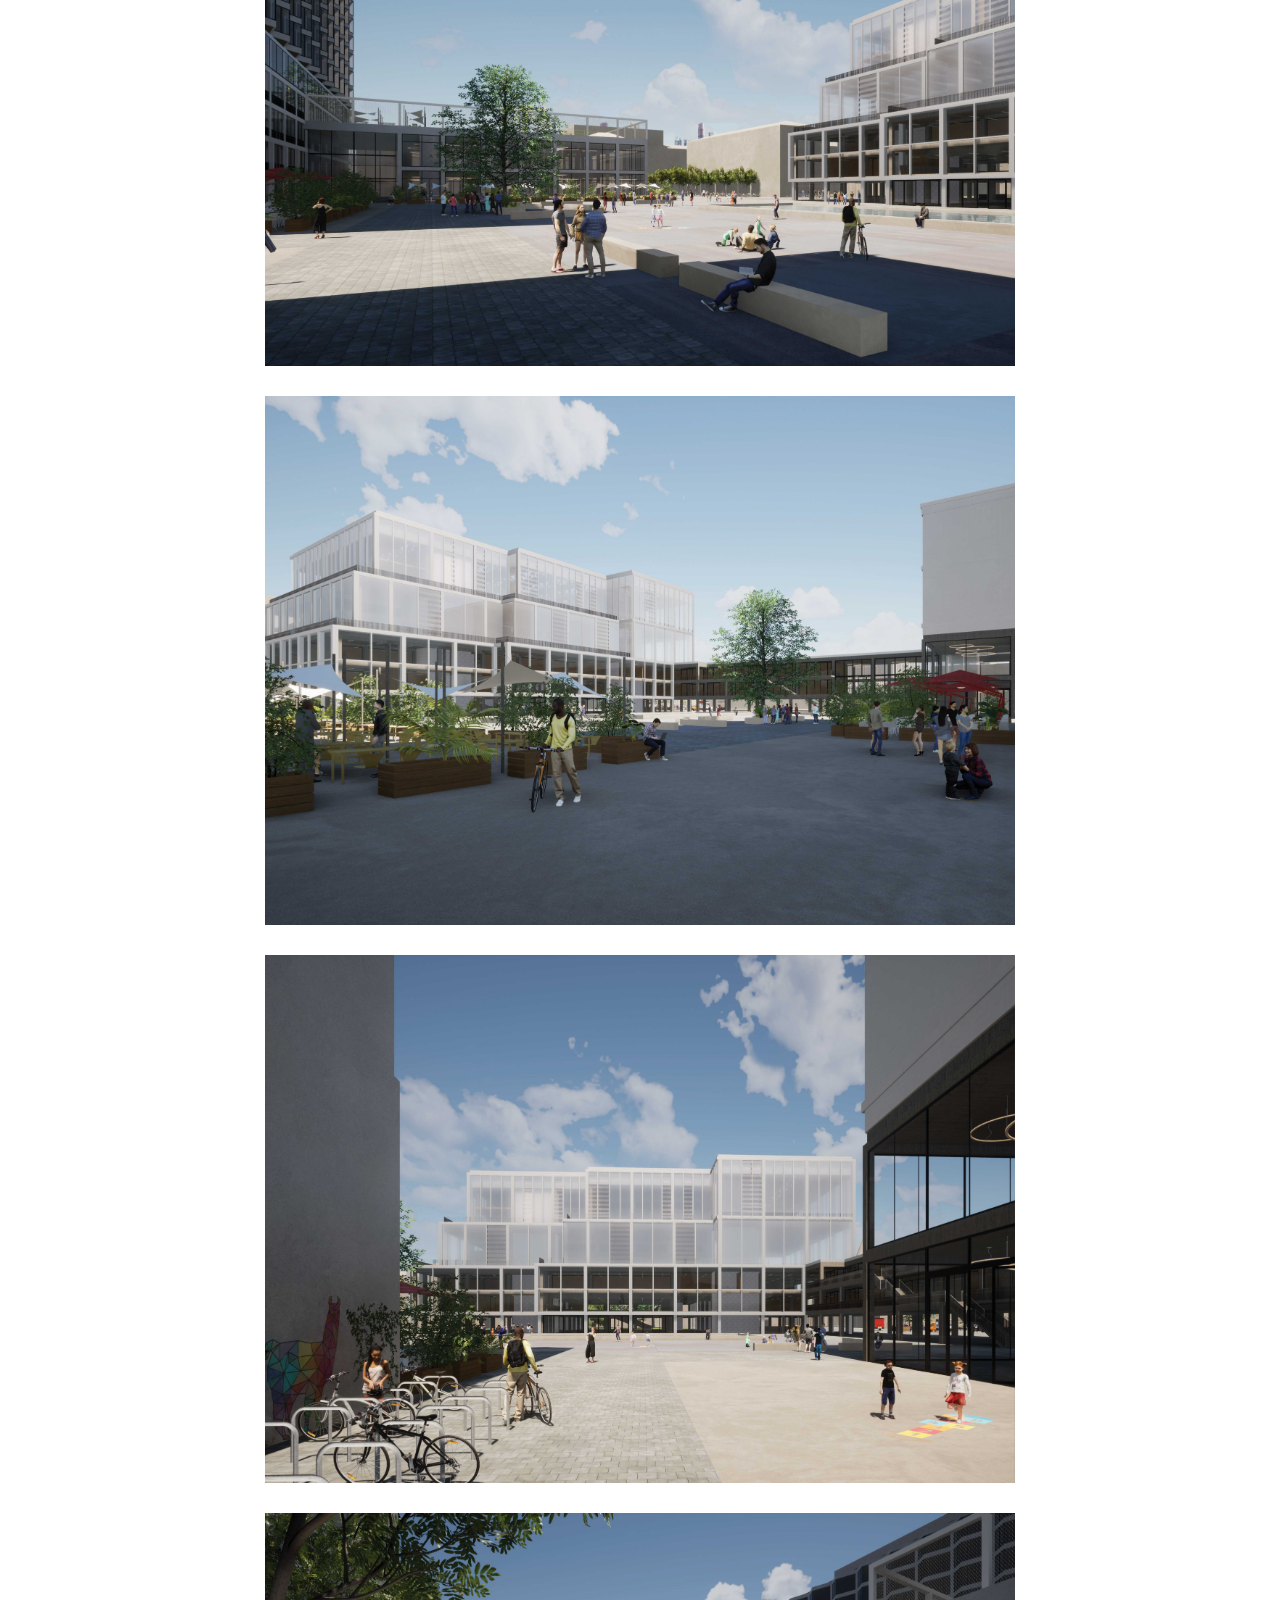
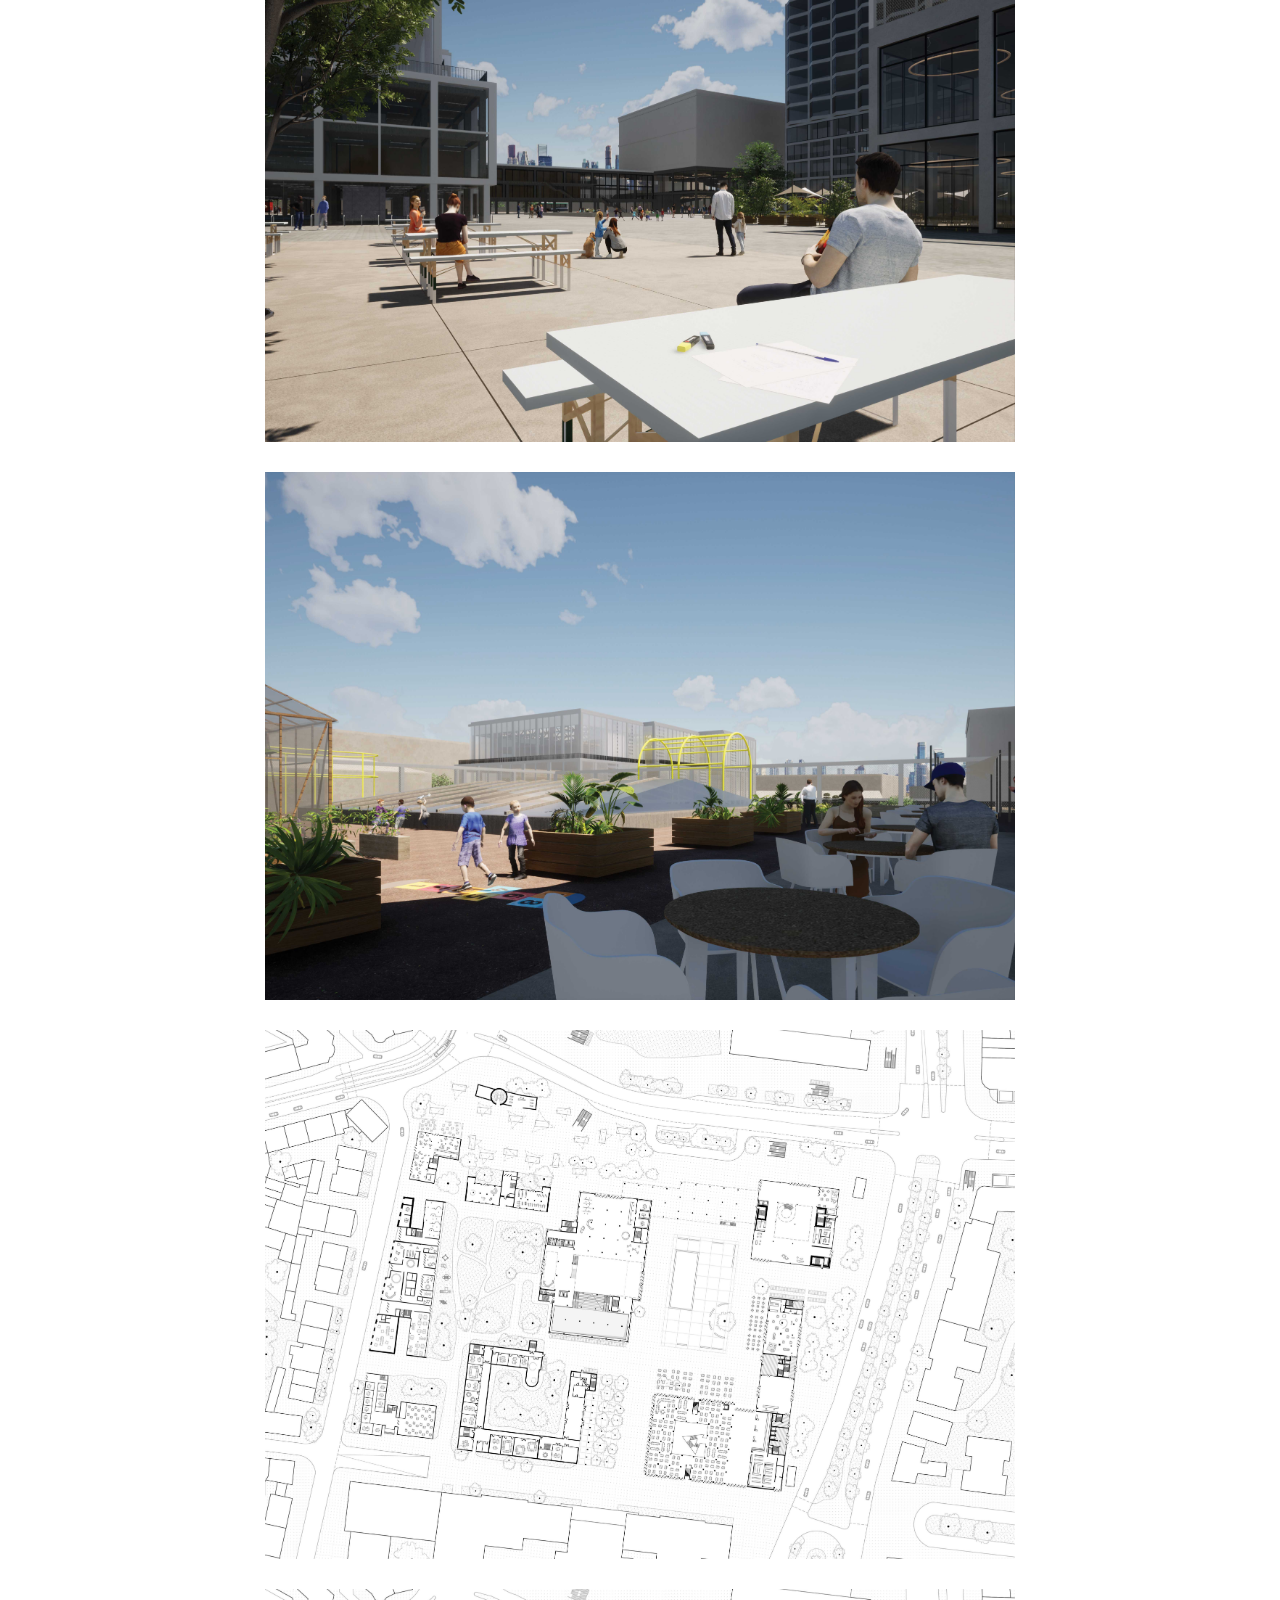
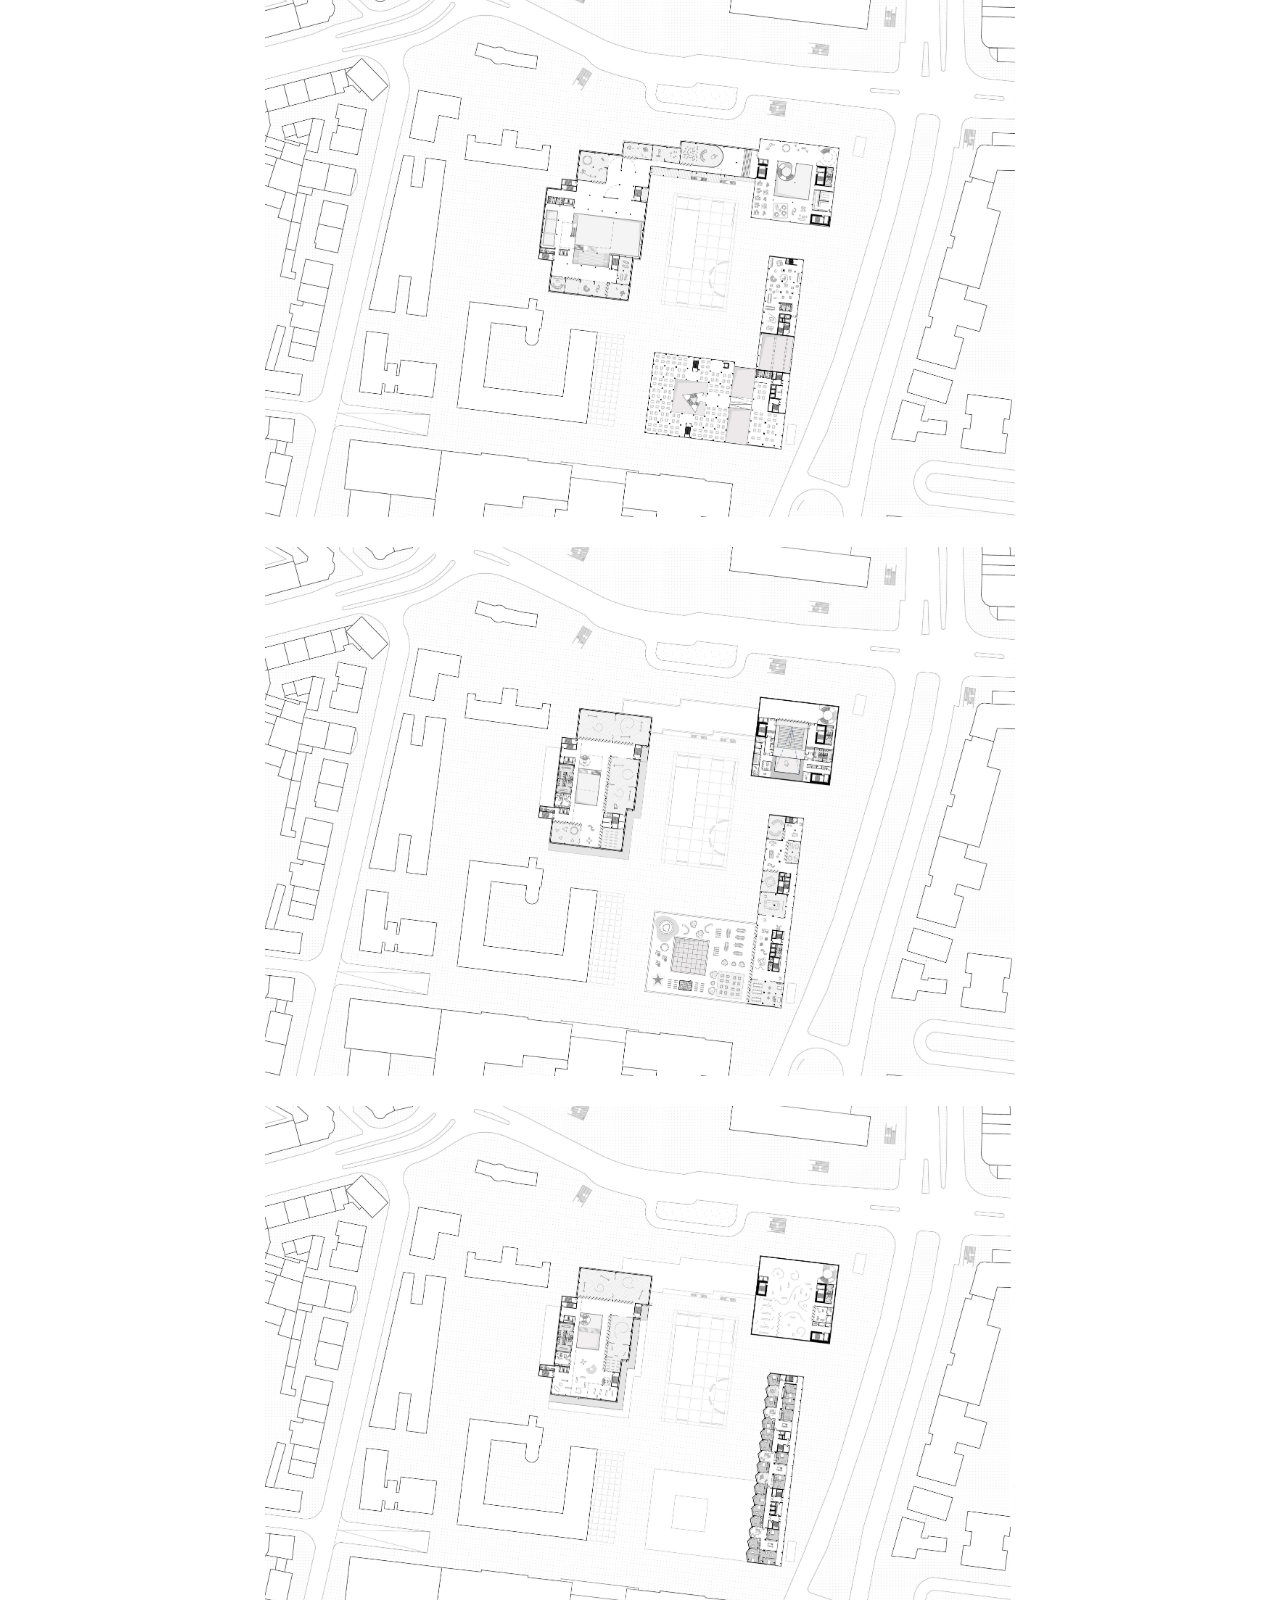
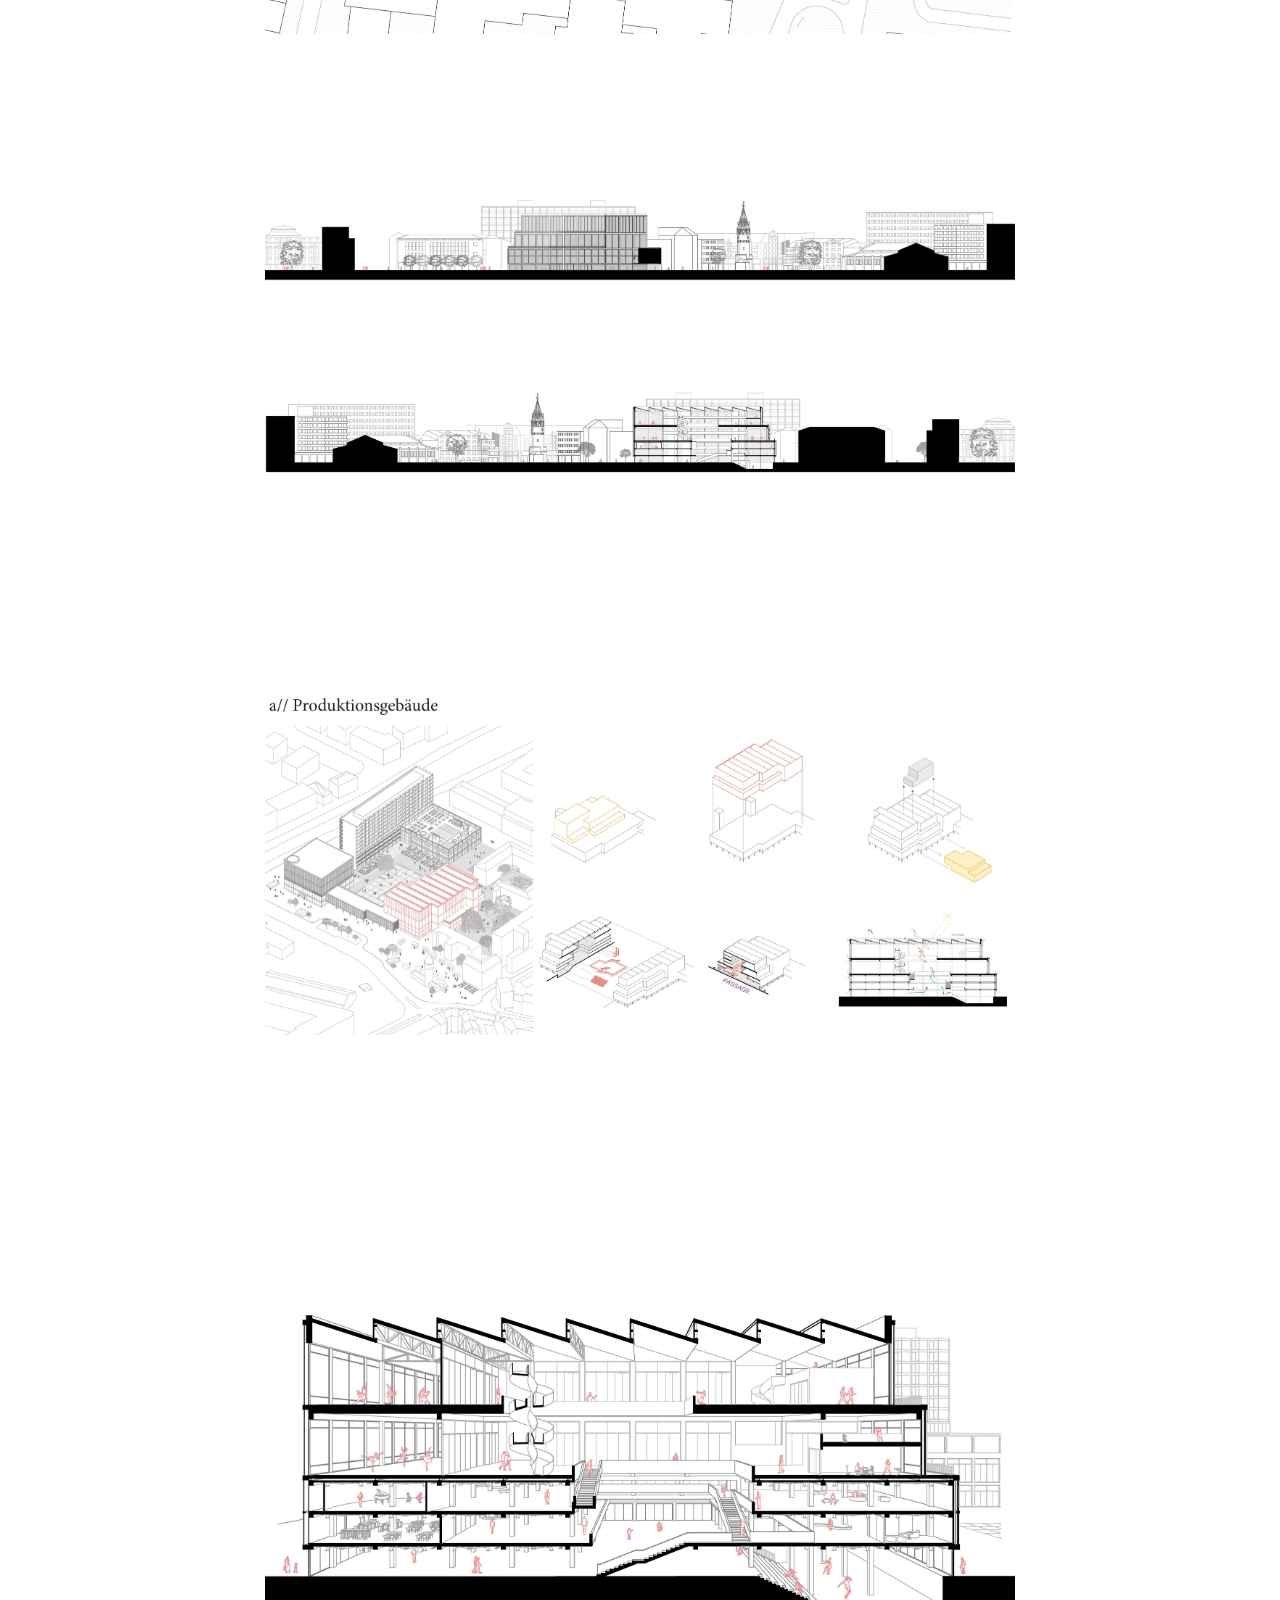
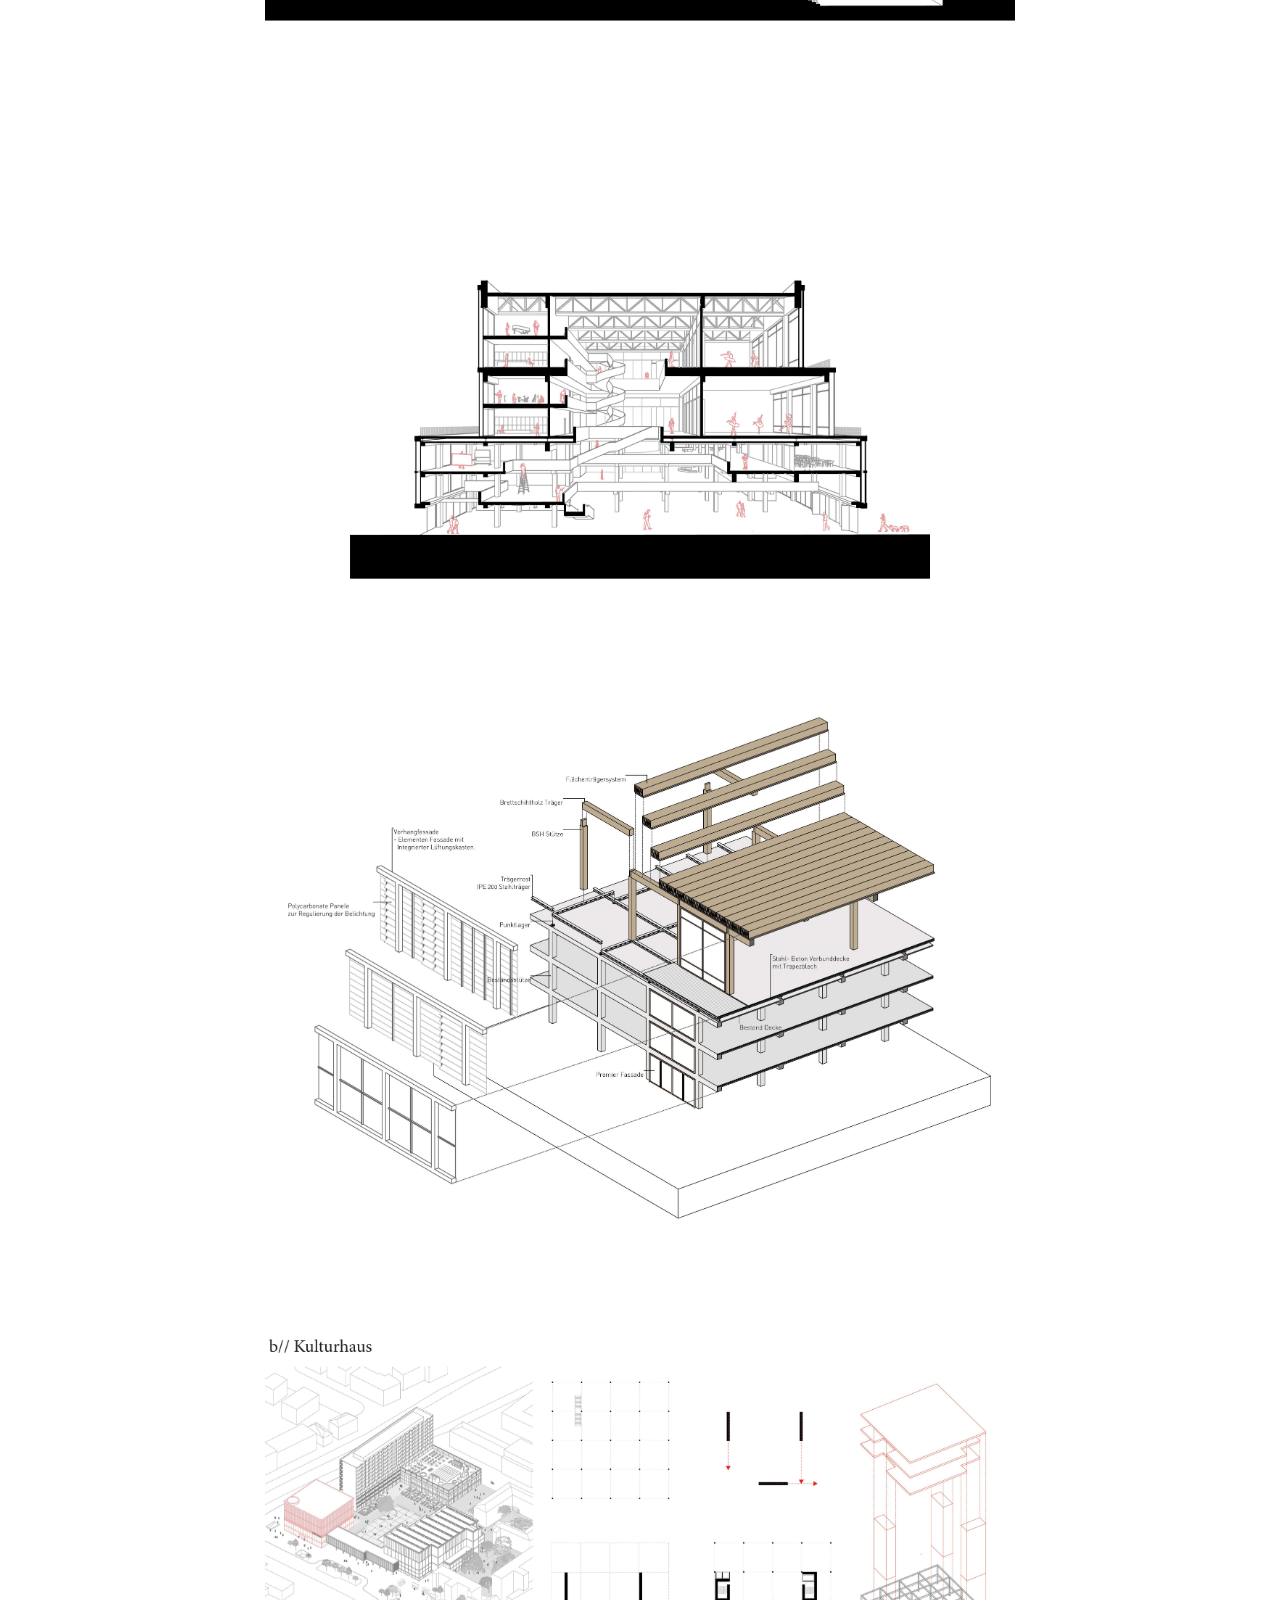
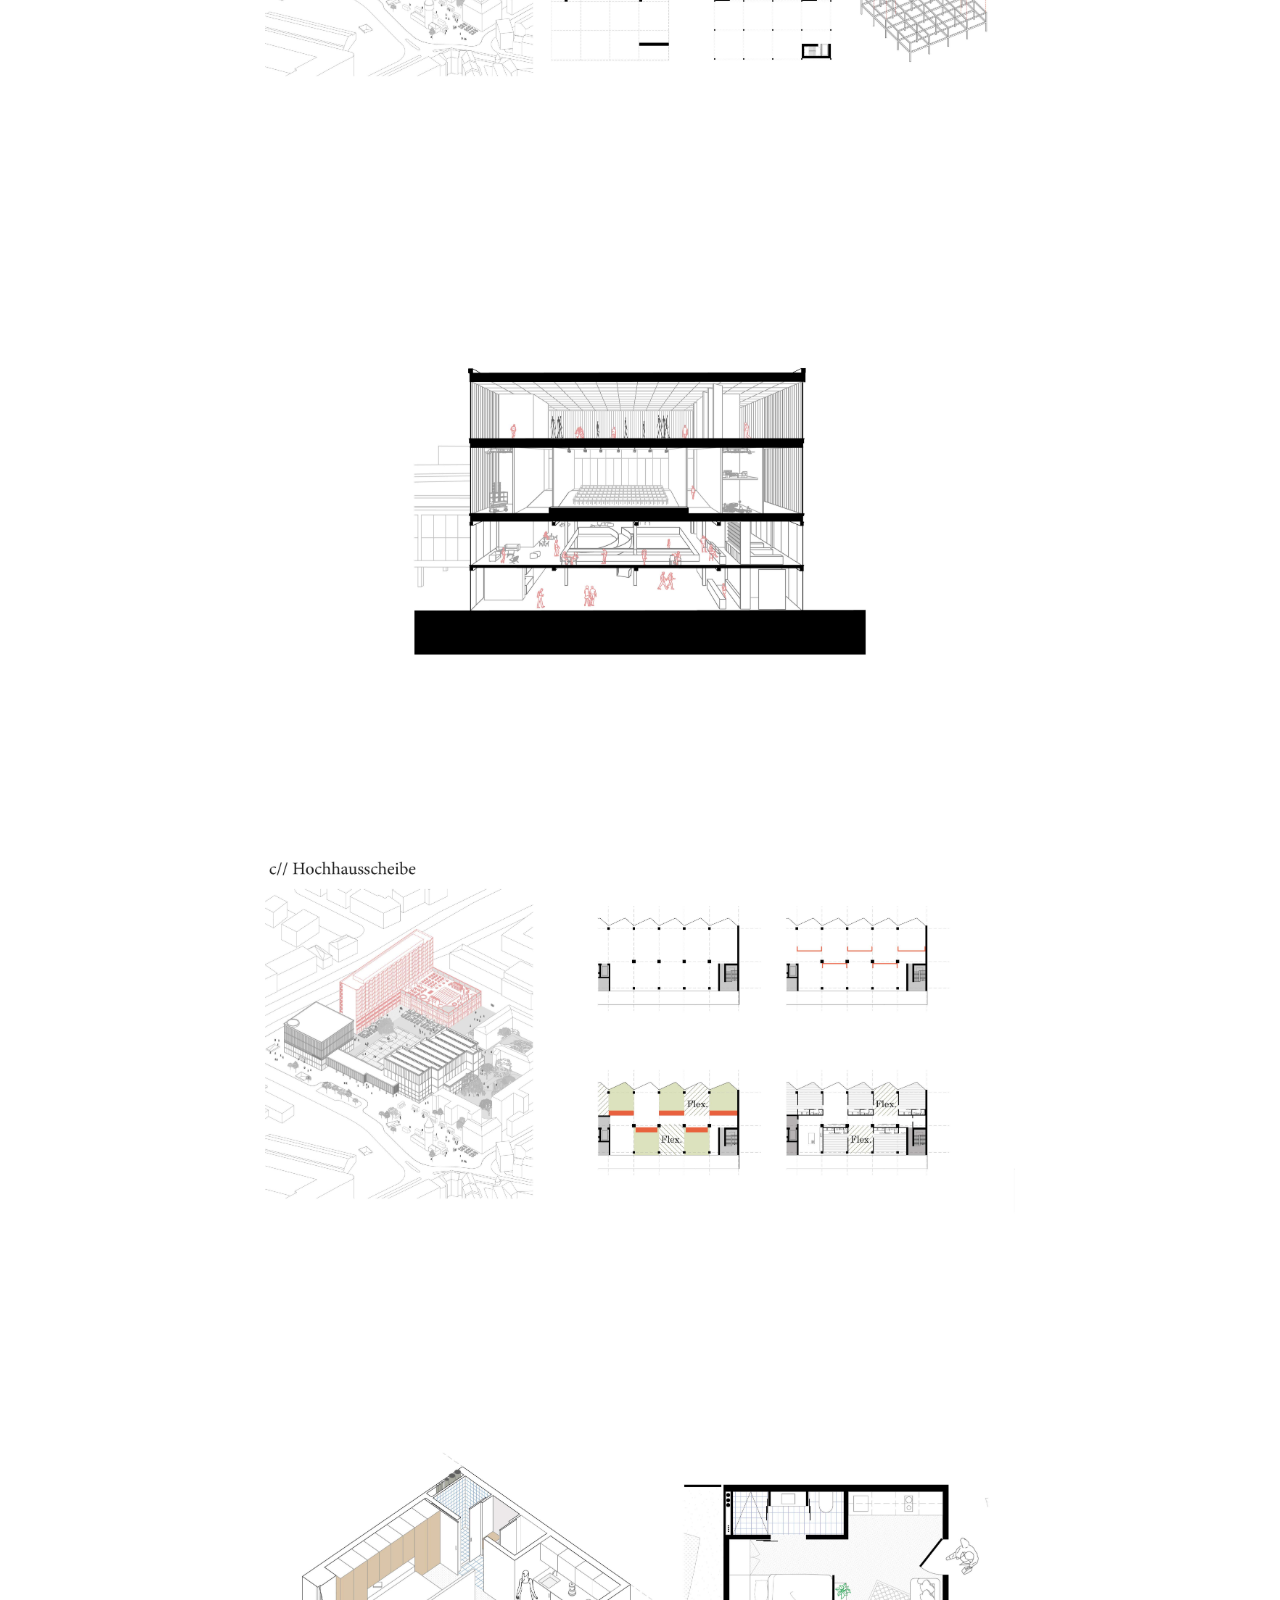
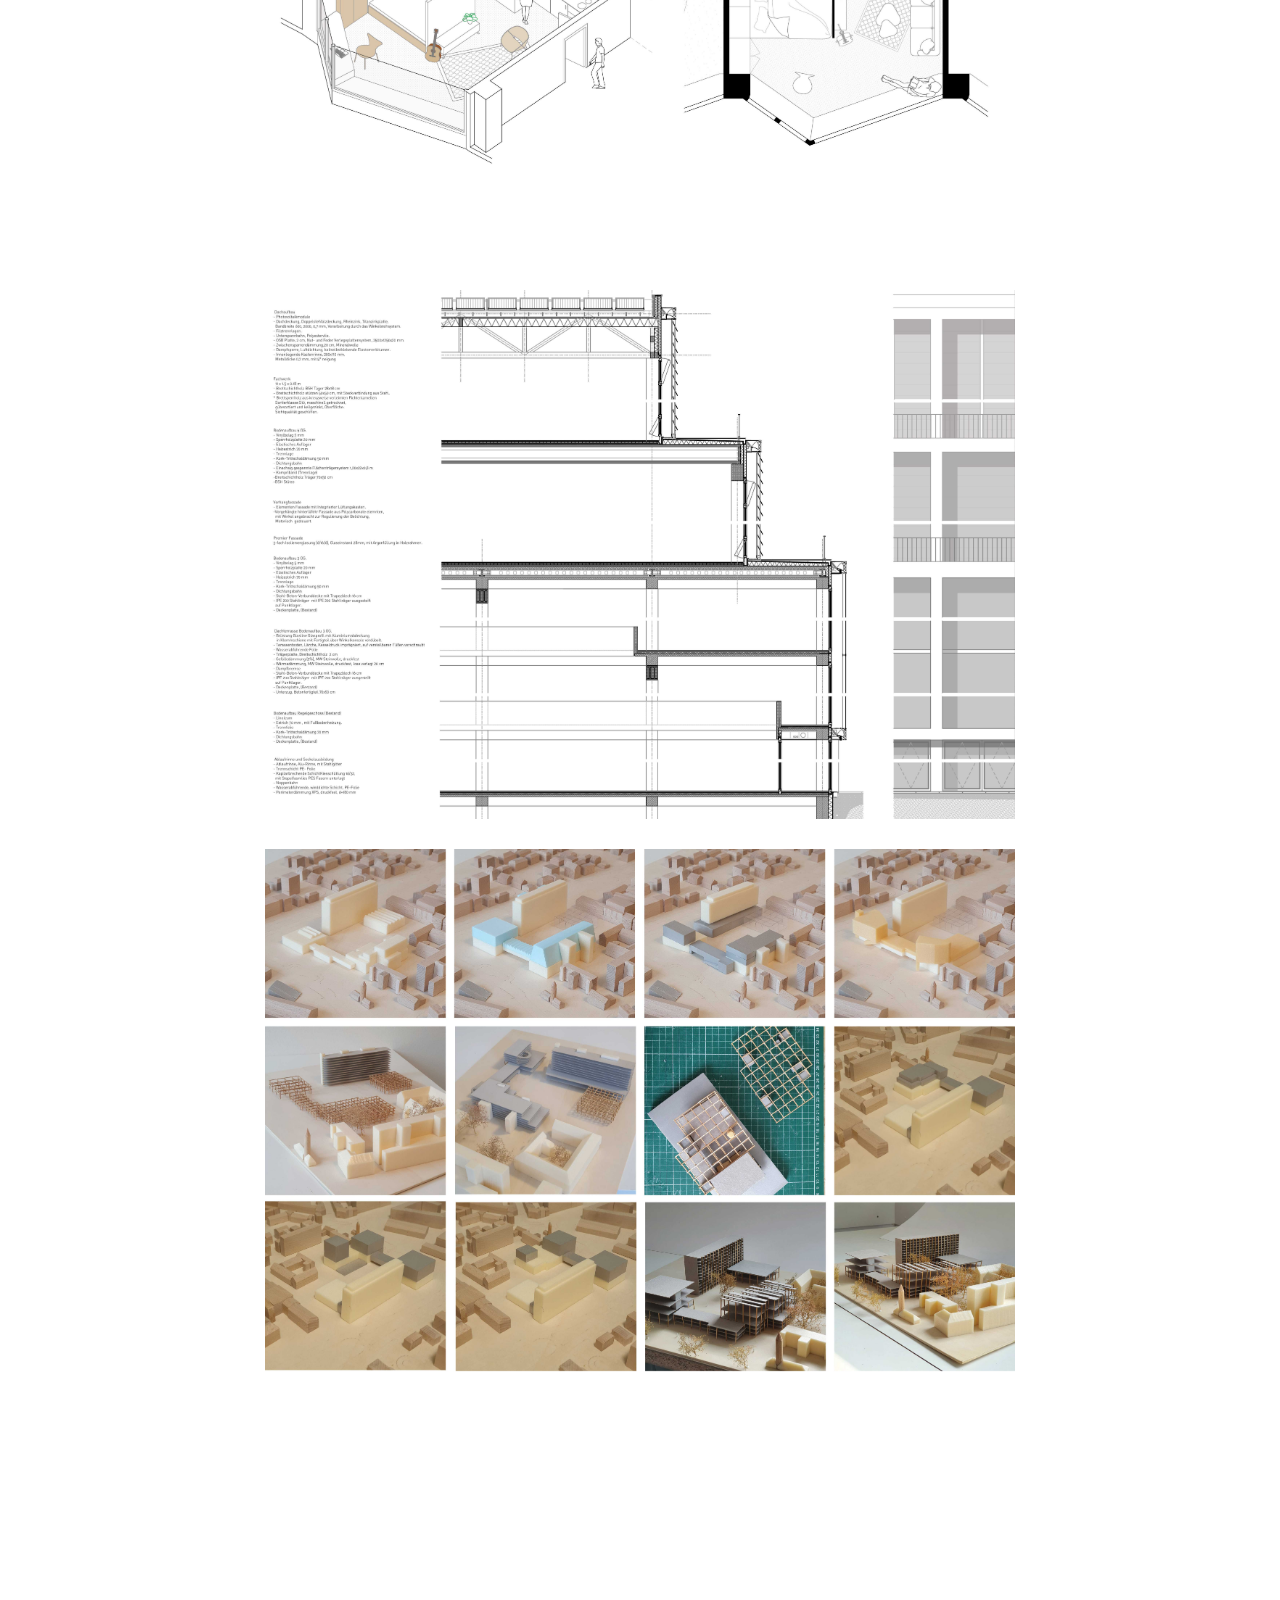
<file: Kultur-Campus-Bockenheim.html>
<!DOCTYPE html>
<html lang="en">
  <head>
    <meta charset="utf-8">
    <meta name="viewport" content="width=device-width, initial-scale=1">
    <title>Kultur-Campus-Bockenheim | Nathalio Chahraban</title>
    <meta name="description" content="Free Bootstrap Theme by uicookies.com">
    <meta name="keywords" content="free website templates, free bootstrap themes, free template, free bootstrap, free website template">
      
    <meta name="description" content="Portfolio">
	<meta name="keywords" content="Architektur, Architecture, Portfolio">
	<meta name="author" content="Nathalio Chahraban">	
	<meta property="og:title" content="Kultur-Campus-Bockenheim | Nathalio Chahraban">  <!--#-->
	<meta property="og:description" content="Kultur-Campus-Bockenheim | Nathalio Chahraban"> <!--#-->
	<meta property="og:url" content="#">  <!--#-->
	<meta property="og:locale" content="de_DE">
	<meta property="og:type" content="website">
	<meta property="og:site_name" content="Nathalio Chahraban">
	<link rel="icon" type="image/jpg" href="img/LogoNC.jpg" img="img/LogoNC.jpg"/>
    
    <link href="https://fonts.googleapis.com/css?family=Abel" rel="stylesheet">
    <link rel="stylesheet" href="css/styles-merged.css">
    <link rel="stylesheet" href="css/style.min.css">
    <link rel="stylesheet" href="css/custom.css">
    
    <meta name="google-site-verification" content="vlOow_27LltvTFLL6Vf3A-L2KyhU3dFssxjNwWQqyhc" />

  <script async src="https://www.googletagmanager.com/gtag/js?id=G-EHXX9FZ01V"></script>
  <script>
    window.dataLayer = window.dataLayer || [];
    function gtag(){dataLayer.push(arguments);}
    gtag('js', new Date());
    gtag('config', 'G-EHXX9FZ01V');
  </script>

    <!--[if lt IE 9]>
      <script src="js/vendor/html5shiv.min.js"></script>
      <script src="js/vendor/respond.min.js"></script>
    <![endif]-->
  </head>
  <body>

  <!-- START: header -->

  <header role="banner" class="probootstrap-header">
    <div class="container">
       <a href="index.html" class="probootstrap-logo">Nathalio Chahraban<span>.</span></a>
        
        <a href="#" class="probootstrap-burger-menu visible-xs" ><i>Menu</i></a>
        <div class="mobile-menu-overlay"></div>

        <nav role="navigation" class="probootstrap-nav hidden-xs">
          <ul class="probootstrap-main-nav">
            <li class="active"><a href="index.html">Projekte</a></li>
            <li><a href="about.html">&Uuml;ber / Kontakt </a></li>
          </ul>
          <div class="extra-text visible-xs"> 
            <a href="#" class="probootstrap-burger-menu"><i>Menu</i></a>
            <ul class="social-buttons">
              <li><a href="mailto:nathalio@web.de"><i class="icon-mail"></i></a></li> 
              <li><a href="http://www.linkedin.com/in/nathalio-chahraban-"><i class="icon-linkedin"></i></a></li>
              <li><a href="https://www.instagram.com/nathalio/"><i class="icon-instagram2"></i></a></li> 
            </ul>
          </div>
        </nav>
    </div>
  </header>
  <!-- END: header -->
  
  <div class="probootstrap-section">
    <div class="container">

      <div class="row">
        <div class="col-md-8 col-md-offset-2 mb40 text-center">
            <h1><strong>Kultur Campus Bockenheim</strong></h1>
            <h4>Mischnutzung, Kultur</h4>
     
              <p style="text-align: justify">Eine Perspektive für den Campus in Bockenheim bezüglich UMNUTZUNG und WEITERBAU nach Wegzug der Universität. Das Areal befindet sich auf dem Grundstück zwischen dem Depot und Senckenberg Museum. 
              Kulturelle Nutzung ist der beste Nährboden und Katalysator für städtische Lebensqualität. Kreative Menschen strahlen auf ihre Umgebung ab und beleben sie. Deswegen sind Künstlerviertel überall auf der Welt so beliebt.</p> 

              <p style="text-align: justify"><strong>Warum nicht in Bockenheim ein Vorbild für neues innovatives Bauen schaffen?</strong> <br>  
              Auf diese Weise soll ein Netz vielfältiger Erlebnis- und Aufenthaltsräume geschaffen werden, das entscheidend für urbane Lebensqualität ist. Der öffentlicher Raum soll auf diese Weise zu einem neuen Mittelpunkt für ganz Bockenheim werden. Frei von größerer Bebauung und mit der entsprechenden Größe ist der Platz ein Konzentrationspunkt urbanen Lebens, auf dem der Markt abgehalten wird, der auch eine Plattform für Feste und Konzerte bietet. Das Kulturportal soll speziell als Bühne für das     Depot und das Kulturhaus dienen und für Veranstaltungen wie Konzerte oder temporäre Ausstellungen genutzt werden.</p>

        </div>

      </div>
      <div class="row">
        <div class="col-md-8 col-md-offset-2 mb40 text-center">
                <p><a href="img/prj/KCB/Kultur-Campus-Bockenheim-1_Web.jpg" class="image-popup"><img src="img/prj/KCB/Kultur-Campus-Bockenheim-1_Web.jpg" class="img-responsive" alt="Kultur_Campus_Bockenheim"></a></p>
            <p><a href="img/prj/KCB/Kultur-Campus-Bockenheim-2_Web.jpg" class="image-popup"><img src="img/prj/KCB/Kultur-Campus-Bockenheim-2_Web.jpg" class="img-responsive" loading="lazy" alt="Kultur_Campus_Bockenheim"></a></p>
                <p><a href="img/prj/KCB/Kultur-Campus-Bockenheim-3.0_Web.jpg" class="image-popup"><img src="img/prj/KCB/Kultur-Campus-Bockenheim-3.0_Web.jpg" class="img-responsive"  loading="lazy" alt="Kultur_Campus_Bockenheim"></a></p>
            <p><a href="img/prj/KCB/Kultur-Campus-Bockenheim-3_Web.jpg" class="image-popup"><img src="img/prj/KCB/Kultur-Campus-Bockenheim-3_Web.jpg" class="img-responsive" loading="lazy" alt="Kultur_Campus_Bockenheim"></a></p>
                <p><a href="img/prj/KCB/Kultur-Campus-Bockenheim-4.0_Web.jpg" class="image-popup"><img src="img/prj/KCB/Kultur-Campus-Bockenheim-4.0_Web.jpg" class="img-responsive" loading="lazy" alt="Kultur_Campus_Bockenheim"></a></p>
            <p><a href="img/prj/KCB/Kultur-Campus-Bockenheim-4.1_Web.jpg" class="image-popup"><img src="img/prj/KCB/Kultur-Campus-Bockenheim-4.1_Web.jpg" class="img-responsive" loading="lazy" alt="Kultur_Campus_Bockenheim"></a></p>
                <p><a href="img/prj/KCB/Kultur-Campus-Bockenheim-5_Web.jpg" class="image-popup"><img src="img/prj/KCB/Kultur-Campus-Bockenheim-5_Web.jpg" class="img-responsive" loading="lazy" alt="Kultur_Campus_Bockenheim"></a></p>
            <p><a href="img/prj/KCB/Kultur-Campus-Bockenheim-6_Web.jpg" class="image-popup"><img src="img/prj/KCB/Kultur-Campus-Bockenheim-6_Web.jpg" class="img-responsive" loading="lazy" alt="Kultur_Campus_Bockenheim"></a></p>
                <p><a href="img/prj/KCB/Kultur-Campus-Bockenheim-7_Web.jpg" class="image-popup"><img src="img/prj/KCB/Kultur-Campus-Bockenheim-7_Web.jpg" class="img-responsive" loading="lazy" alt="Kultur_Campus_Bockenheim"></a></p>
            <p><a href="img/prj/KCB/Kultur-Campus-Bockenheim-8_Web.jpg" class="image-popup"><img src="img/prj/KCB/Kultur-Campus-Bockenheim-8_Web.jpg" class="img-responsive" loading="lazy" alt="Kultur_Campus_Bockenheim"></a></p>
                <p><a href="img/prj/KCB/Kultur-Campus-Bockenheim-9.0_Web.jpg" class="image-popup"><img src="img/prj/KCB/Kultur-Campus-Bockenheim-9.0_Web.jpg" class="img-responsive"  loading="lazy" alt="Kultur_Campus_Bockenheim"></a></p>
            <p><a href="img/prj/KCB/Kultur-Campus-Bockenheim-9.1_Web.jpg" class="image-popup"><img src="img/prj/KCB/Kultur-Campus-Bockenheim-9.1_Web.jpg" class="img-responsive" loading="lazy" alt="Kultur_Campus_Bockenheim"></a></p>
                <p><a href="img/prj/KCB/Kultur-Campus-Bockenheim-10_Web.jpg" class="image-popup"><img src="img/prj/KCB/Kultur-Campus-Bockenheim-10_Web.jpg" class="img-responsive" loading="lazy" alt="Kultur_Campus_Bockenheim"></a></p>
            <p><a href="img/prj/KCB/Kultur-Campus-Bockenheim-11_Web.jpg" class="image-popup"><img src="img/prj/KCB/Kultur-Campus-Bockenheim-11_Web.jpg" class="img-responsive" loading="lazy" alt="Kultur_Campus_Bockenheim"></a></p>
                <p><a href="img/prj/KCB/Kultur-Campus-Bockenheim-12_Web.jpg" class="image-popup"><img src="img/prj/KCB/Kultur-Campus-Bockenheim-12_Web.jpg" class="img-responsive" loading="lazy" alt="Kultur_Campus_Bockenheim"></a></p>
            <p><a href="img/prj/KCB/Kultur-Campus-Bockenheim-13.0_Web.jpg" class="image-popup"><img src="img/prj/KCB/Kultur-Campus-Bockenheim-13.0_Web.jpg" class="img-responsive" loading="lazy" alt="Kultur_Campus_Bockenheim"></a></p>
             <p><a href="img/prj/KCB/Kultur-Campus-Bockenheim-13.1_Web.jpg" class="image-popup"><img src="img/prj/KCB/Kultur-Campus-Bockenheim-13.1_Web.jpg" class="img-responsive" loading="lazy" alt="Kultur_Campus_Bockenheim"></a></p>
                <p><a href="img/prj/KCB/Kultur-Campus-Bockenheim-14_Web.jpg" class="image-popup"><img src="img/prj/KCB/Kultur-Campus-Bockenheim-14_Web.jpg" class="img-responsive"  loading="lazy" alt="Kultur_Campus_Bockenheim"></a></p>
            <p><a href="img/prj/KCB/Kultur-Campus-Bockenheim-15_Web.jpg" class="image-popup"><img src="img/prj/KCB/Kultur-Campus-Bockenheim-15_Web.jpg" class="img-responsive" loading="lazy" alt="Kultur_Campus_Bockenheim"></a></p>
                <p><a href="img/prj/KCB/Kultur-Campus-Bockenheim-16_Web.jpg" class="image-popup"><img src="img/prj/KCB/Kultur-Campus-Bockenheim-16_Web.jpg" class="img-responsive" loading="lazy" alt="Kultur_Campus_Bockenheim"></a></p>
            <p><a href="img/prj/KCB/Kultur-Campus-Bockenheim-17_Web.jpg" class="image-popup"><img src="img/prj/KCB/Kultur-Campus-Bockenheim-17_Web.jpg" class="img-responsive" loading="lazy" alt="Kultur_Campus_Bockenheim"></a></p>
                <p><a href="img/prj/KCB/Kultur-Campus-Bockenheim-18_Web.jpg" class="image-popup"><img src="img/prj/KCB/Kultur-Campus-Bockenheim-18_Web.jpg" class="img-responsive" loading="lazy" alt="Kultur_Campus_Bockenheim"></a></p>
            <p><a href="img/prj/KCB/Kultur-Campus-Bockenheim-19_Web.jpg" class="image-popup"><img src="img/prj/KCB/Kultur-Campus-Bockenheim-19_Web.jpg" class="img-responsive" loading="lazy" alt="Kultur_Campus_Bockenheim"></a></p>
                <p><a href="img/prj/KCB/Kultur-Campus-Bockenheim-20_Web.jpg" class="image-popup"><img src="img/prj/KCB/Kultur-Campus-Bockenheim-20_Web.jpg" class="img-responsive" loading="lazy" alt="Kultur_Campus_Bockenheim"></a></p>
            <p><a href="img/prj/KCB/Kultur-Campus-Bockenheim-21_Web.jpg" class="image-popup"><img src="img/prj/KCB/Kultur-Campus-Bockenheim-21_Web.jpg" class="img-responsive" loading="lazy" alt="Kultur_Campus_Bockenheim"></a></p>
                <p><a href="img/prj/KCB/Kultur-Campus-Bockenheim-22_Web.jpg" class="image-popup"><img src="img/prj/KCB/Kultur-Campus-Bockenheim-22_Web.jpg" class="img-responsive"  loading="lazy" alt="Kultur_Campus_Bockenheim"></a></p>
            <p><a href="img/prj/KCB/Kultur-Campus-Bockenheim-23_Web.jpg" class="image-popup"><img src="img/prj/KCB/Kultur-Campus-Bockenheim-23_Web.jpg" class="img-responsive" loading="lazy" alt="Kultur_Campus_Bockenheim"></a></p>
        </div>
      </div>
      
    </div>
  </div>

  <footer class="probootstrap-footer" role="contentinfo">
    <div class="container">
      <div class="row">
        <div class="col-md-12">
          <ul class="probootstrap-social">
              <li><a href="mailto:nathalio@web.de"><i class="icon-mail"></i></a></li> 
              <li><a href="http://www.linkedin.com/in/nathalio-chahraban-"><i class="icon-linkedin"></i></a></li>
              <li><a href="https://www.instagram.com/nathalio/"><i class="icon-instagram2"></i></a></li> 
          </ul>
        </div>
      </div>
        
    <div class="row">
	  <div class="col-md-12">
    <p class="probootstrap-copyright">&copy; 2021 <a href="https://nathalio.de/">Nathalio Chahraban </a> All Rights Reserved. &ensp; &copy; 2017 uiCookies:Explorer All Rights Reserved.</p>
		<ul class="probootstrap-social">
			<li><a href="datenschutzerklaerung.html" style="font-size:19px">Datenschutz</a></li>
			<li><a href="impressum.html" style="font-size:19px">Impressum</a></li>
		</ul>
	  </div>
	  </div> 
        
    </div>
  </footer>

  <div class="gototop js-top">
    <a href="#" class="js-gotop"><i class="icon-chevron-thin-up"></i></a>
  </div>
  

  <script src="js/scripts.min.js"></script>
  <script src="js/main.min.js"></script>
  <script src="js/custom.js"></script>

  </body>
</html>
</file>
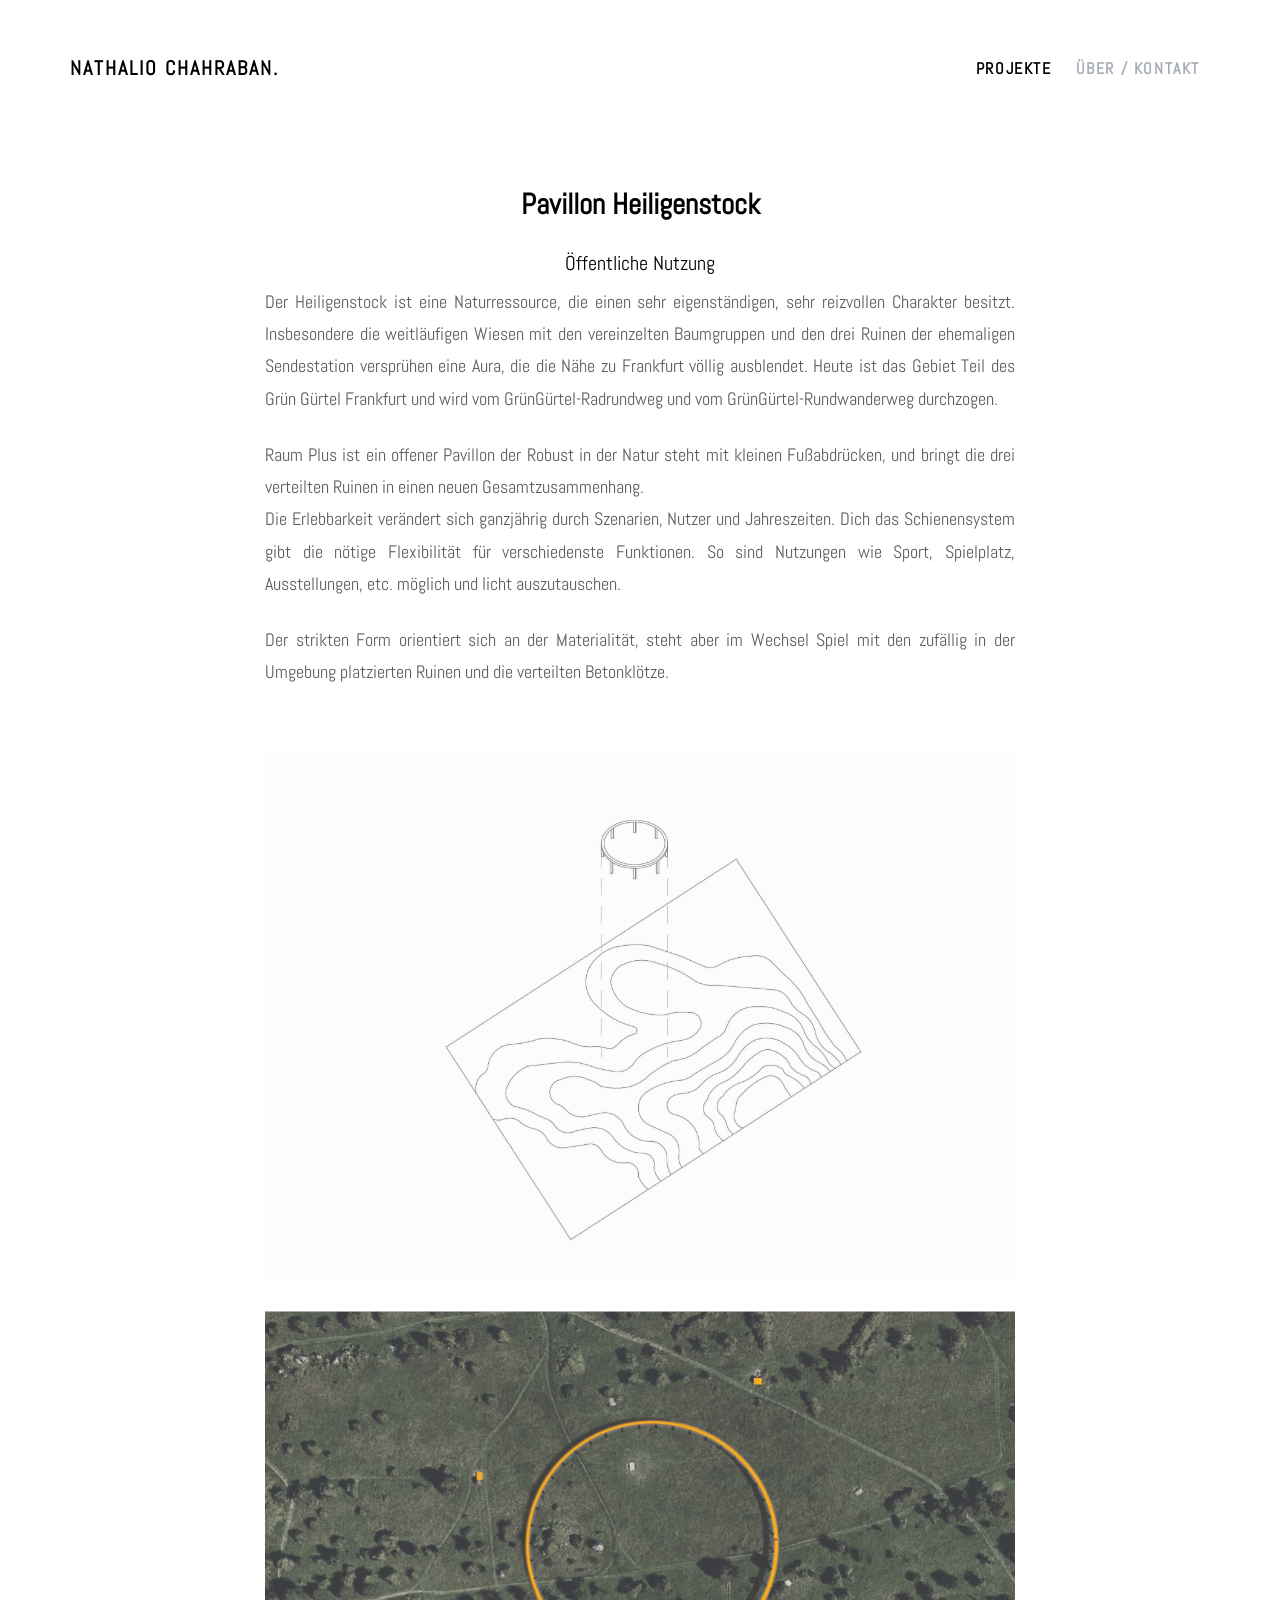
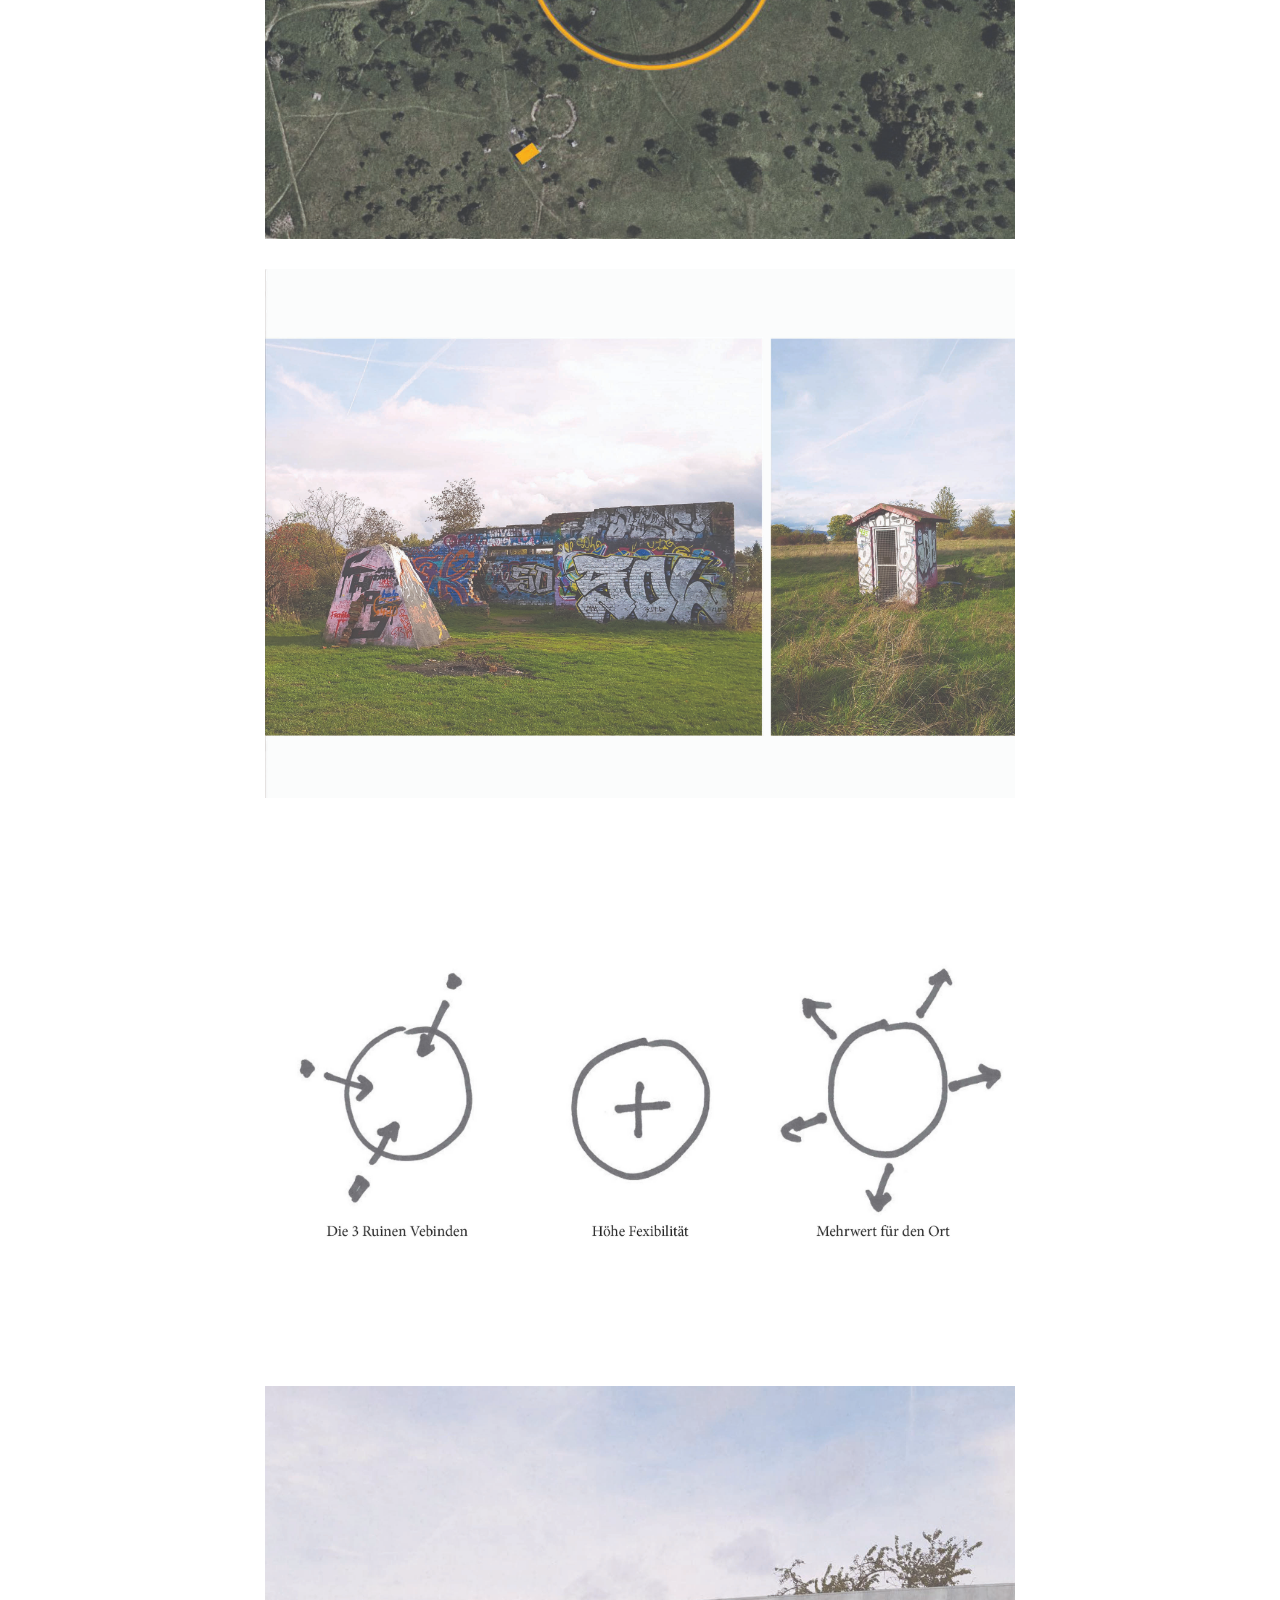
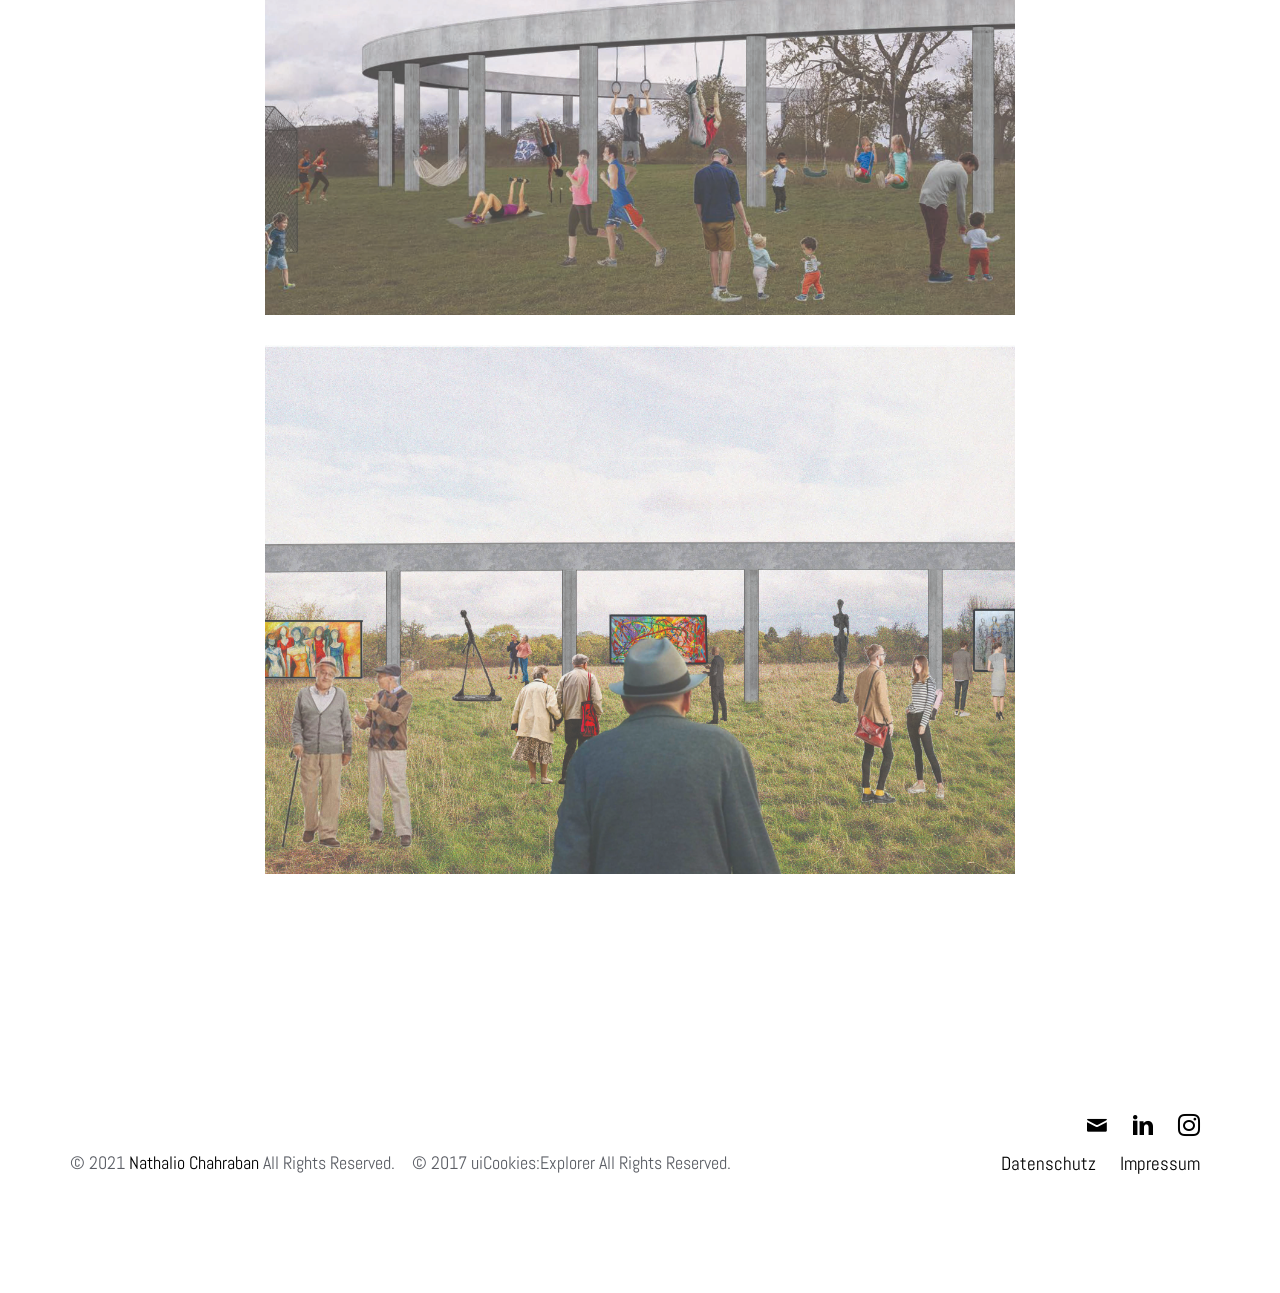
<file: Pavillon-Heiligenstock.html>
<!DOCTYPE html>
<html lang="en">
  <head>
    <meta charset="utf-8">
    <meta name="viewport" content="width=device-width, initial-scale=1">
    <title>Pavillon Heiligenstock | Nathalio Chahraban</title>
    
    <meta name="description" content="Portfolio">
	<meta name="keywords" content="Architektur, Architecture, Portfolio">
	<meta name="author" content="Nathalio Chahraban">	
	<meta property="og:title" content="Pavillon Heiligenstock | Nathalio Chahraban">  <!--#-->
	<meta property="og:description" content="Pavillon Heiligenstock | Nathalio Chahraban"> <!--#-->
	<meta property="og:url" content="#">  <!--#-->
	<meta property="og:locale" content="de_DE">
	<meta property="og:type" content="website">
	<meta property="og:site_name" content="Nathalio Chahraban">
	<link rel="icon" type="image/jpg" href="img/LogoNC.jpg" img="img/LogoNC.jpg"/>
      
    <link href="https://fonts.googleapis.com/css?family=Abel" rel="stylesheet">
    <link rel="stylesheet" href="css/styles-merged.css">
    <link rel="stylesheet" href="css/style.min.css">
    <link rel="stylesheet" href="css/custom.css">

    <meta name="google-site-verification" content="vlOow_27LltvTFLL6Vf3A-L2KyhU3dFssxjNwWQqyhc" />

  <script async src="https://www.googletagmanager.com/gtag/js?id=G-EHXX9FZ01V"></script>
  <script>
    window.dataLayer = window.dataLayer || [];
    function gtag(){dataLayer.push(arguments);}
    gtag('js', new Date());
    gtag('config', 'G-EHXX9FZ01V');
  </script>


    <!--[if lt IE 9]>
      <script src="js/vendor/html5shiv.min.js"></script>
      <script src="js/vendor/respond.min.js"></script>
    <![endif]-->
  </head>
  <body>

  <!-- START: header -->

  <header role="banner" class="probootstrap-header">
    <div class="container">
        <a href="index.html" class="probootstrap-logo">Nathalio Chahraban<span>.</span></a>
        
        <a href="#" class="probootstrap-burger-menu visible-xs" ><i>Menu</i></a>
        <div class="mobile-menu-overlay"></div>

        <nav role="navigation" class="probootstrap-nav hidden-xs">
          <ul class="probootstrap-main-nav">
            <li class="active"><a href="index.html">Projekte</a></li>
            <li><a href="about.html">&Uuml;ber / Kontakt </a></li>
          </ul>
          <div class="extra-text visible-xs"> 
            <a href="#" class="probootstrap-burger-menu"><i>Menu</i></a>
            <ul class="social-buttons">
              <li><a href="mailto:nathalio@web.de"><i class="icon-mail"></i></a></li> 
              <li><a href="http://www.linkedin.com/in/nathalio-chahraban-"><i class="icon-linkedin"></i></a></li>
              <li><a href="https://www.instagram.com/nathalio/"><i class="icon-instagram2"></i></a></li> 
            </ul>
          </div>
        </nav>
    </div>
  </header>
  <!-- END: header -->
  
  <div class="probootstrap-section">
    <div class="container">

      <div class="row">
          <div class="col-md-8 col-md-offset-2 mb40 text-center">
            <h1><strong>Pavillon Heiligenstock</strong></h1>
            <h4>Öffentliche Nutzung</h4>
     
              <p style="text-align: justify">Der Heiligenstock ist eine Naturressource, die einen sehr eigenständigen, sehr reizvollen Charakter besitzt. Insbesondere die weitläufigen Wiesen mit den vereinzelten Baumgruppen und den drei Ruinen der ehemaligen Sendestation versprühen eine Aura, die die Nähe zu Frankfurt völlig ausblendet. Heute ist das Gebiet Teil des Grün Gürtel Frankfurt und wird vom GrünGürtel-Radrundweg und vom GrünGürtel-Rundwanderweg durchzogen.</p> 

              <p style="text-align: justify">Raum Plus ist ein offener Pavillon der Robust in der Natur steht mit kleinen Fußabdrücken, und bringt die drei verteilten Ruinen in einen neuen Gesamtzusammenhang. <br> 
              Die Erlebbarkeit verändert sich ganzjährig durch Szenarien, Nutzer und Jahreszeiten. Dich das Schienensystem gibt die nötige Flexibilität für verschiedenste Funktionen. So sind Nutzungen wie Sport, Spielplatz, Ausstellungen, etc. möglich und licht auszutauschen.
              </p>

              <p style="text-align: justify">Der strikten Form orientiert sich an der Materialität, steht aber im Wechsel Spiel mit den zufällig in der Umgebung platzierten Ruinen und die verteilten Betonklötze.</p>
        </div>
      </div>
      <div class="row">
        <div class="col-md-8 col-md-offset-2 mb40 text-center">
            <p><a href="img/prj/PV/Heiligenstock-Pavillon.jpg" class="image-popup"><img src="img/prj/PV/Heiligenstock-Pavillon.jpg" class="img-responsive" alt="Pavillon Heiligenstock"></a></p>
            <p><a href="img/prj/PV/Heiligenstock-Pavillon-2.jpg" class="image-popup"><img src="img/prj/PV/Heiligenstock-Pavillon-2.jpg" class="img-responsive" loading="lazy" alt="Pavillon Heiligenstock"></a></p>
            <p><a href="img/prj/PV/Heiligenstock-Pavillon-3.jpg" class="image-popup"><img src="img/prj/PV/Heiligenstock-Pavillon-3.jpg" class="img-responsive" loading="lazy" alt="Pavillon Heiligenstock"></a></p>
            <p><a href="img/prj/PV/Heiligenstock-Pavillon-4.jpg" class="image-popup"><img src="img/prj/PV/Heiligenstock-Pavillon-4.jpg" class="img-responsive" loading="lazy" alt="Pavillon Heiligenstock"></a></p>	
            <p><a href="img/prj/PV/Heiligenstock-Pavillon-5.jpg" class="image-popup"><img src="img/prj/PV/Heiligenstock-Pavillon-5.jpg" class="img-responsive" loading="lazy" alt="Pavillon Heiligenstock"></a></p>
            <p><a href="img/prj/PV/Heiligenstock-Pavillon-6.jpg" class="image-popup"><img src="img/prj/PV/Heiligenstock-Pavillon-6.jpg" class="img-responsive" loading="lazy" alt="Pavillon Heiligenstock"></a></p>
        </div>

      </div>
      
    </div>
  </div>

  <footer class="probootstrap-footer" role="contentinfo">
    <div class="container">
      <div class="row">
        <div class="col-md-12">
          <ul class="probootstrap-social">
              <li><a href="mailto:nathalio@web.de"><i class="icon-mail"></i></a></li> 
              <li><a href="http://www.linkedin.com/in/nathalio-chahraban-"><i class="icon-linkedin"></i></a></li>
              <li><a href="https://www.instagram.com/nathalio/"><i class="icon-instagram2"></i></a></li> 
          </ul>
        </div>
      </div>
        
    <div class="row">
	  <div class="col-md-12">
    <p class="probootstrap-copyright">&copy; 2021 <a href="https://nathalio.de/">Nathalio Chahraban </a> All Rights Reserved. &ensp; &copy; 2017 uiCookies:Explorer All Rights Reserved.</p>
		<ul class="probootstrap-social">
			<li><a href="datenschutzerklaerung.html" style="font-size:19px">Datenschutz</a></li>
			<li><a href="impressum.html" style="font-size:19px">Impressum</a></li>
		</ul>
	  </div>
	  </div> 
        
    </div>
  </footer>

  <div class="gototop js-top">
    <a href="#" class="js-gotop"><i class="icon-chevron-thin-up"></i></a>
  </div>
  

  <script src="js/scripts.min.js"></script>
  <script src="js/main.min.js"></script>
  <script src="js/custom.js"></script>

  </body>
</html>
</file>
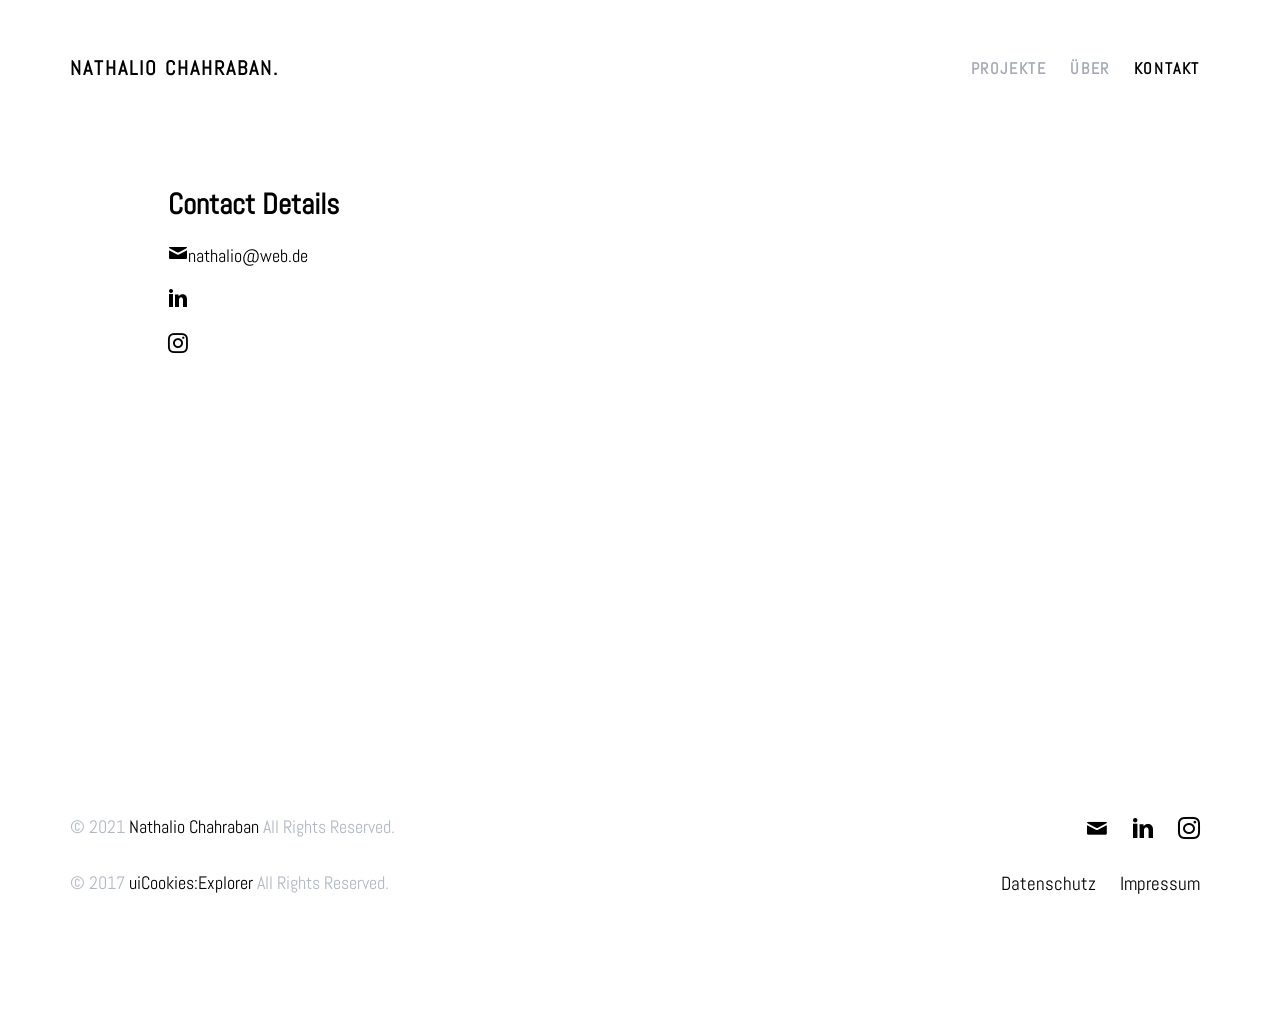
<file: explorer/contact.html>
<!DOCTYPE html>
<html lang="en">
  <head>
    <meta charset="utf-8">
    <meta name="viewport" content="width=device-width, initial-scale=1">
    <title>Kontakt | Nathalio Chahraban</title>
    <meta name="description" content="Free Bootstrap Theme by uicookies.com">
    <meta name="keywords" content="free website templates, free bootstrap themes, free template, free bootstrap, free website template">
    
    <meta name="description" content="Portfolio">
	<meta name="keywords" content="Architektur, Architecture, Portfolio">
	<meta name="author" content="Nathalio Chahraban">	
	<meta property="og:title" content="Kontakt | Nathalio Chahraban">  <!--#-->
	<meta property="og:description" content="Kontakt Nathalio Chahraban"> <!--#-->
	<meta property="og:url" content="#">  <!--#-->
	<meta property="og:locale" content="de_DE">
	<meta property="og:type" content="website">
	<meta property="og:site_name" content="Nathalio Chahraban">
	<link rel="icon" type="image/jpg" href="img/LogoNC.jpg" img="img/LogoNC.jpg"/>
      
    <link href="https://fonts.googleapis.com/css?family=Abel" rel="stylesheet">
    <link rel="stylesheet" href="css/styles-merged.css">
    <link rel="stylesheet" href="css/style.min.css">
    <link rel="stylesheet" href="css/custom.css">

    <!--[if lt IE 9]>
      <script src="js/vendor/html5shiv.min.js"></script>
      <script src="js/vendor/respond.min.js"></script>
    <![endif]-->
  </head>
  <body>

  <!-- START: header -->


  <header role="banner" class="probootstrap-header">
    <div class="container">
       <a href="index.html" class="probootstrap-logo">Nathalio Chahraban<span>.</span></a>
        
        <a href="#" class="probootstrap-burger-menu visible-xs" ><i>Menu</i></a>
        <div class="mobile-menu-overlay"></div>

        <nav role="navigation" class="probootstrap-nav hidden-xs">
          <ul class="probootstrap-main-nav">
            <li><a href="index.html">Projekte</a></li>
            <li><a href="about.html">&Uuml;ber</a></li>
            <li class="active"><a href="contact.html">Kontakt</a></li>
          </ul>
          <div class="extra-text visible-xs"> 
            <a href="#" class="probootstrap-burger-menu"><i>Menu</i></a>
            <ul class="social-buttons">
				<li><a href="mailto:nathalio@web.de"><i class="icon-mail"></i></a></li> 
				<li><a href="https://www.linkedin.com/in/nathalio-chahraban"><i class="icon-linkedin"></i></a></li>
				<li><a href="https://www.instagram.com/nathalio/"><i class="icon-instagram2"></i></a></li> 
            </ul>
          </div>
        </nav>
    </div>
  </header>
  <!-- END: header -->

  <section class="probootstrap-section">
    <div class="container">
      <div class="row">
        <div class="col-md-3 col-md-push-1 probootstrap-animate">
            <h1><strong>Contact Details</strong></h1>
          <ul class="with-icon colored">
            <li><a href="mailto:nathalio@web.de"><i class="icon-mail"></i><span>nathalio@web.de</span></a></li>
            <li><a href="https://www.linkedin.com/in/nathalio-chahraban"><i class="icon-linkedin"></i></a></li>
            <li><a href="https://www.instagram.com/nathalio/"><i class="icon-instagram2"></i></a></li> 
          </ul>
            <br><br><br><br><br><br><br><br>
        </div>
      </div>
    </div>
  </section>  
  <!-- END section -->

  <footer class="probootstrap-footer" role="contentinfo">
    <div class="container">
      <div class="row">
        <div class="col-md-12">
          <p class="probootstrap-copyright">&copy; 2021 <a href="https://index.html">Nathalio Chahraban</a> All Rights Reserved.</p>
          <ul class="probootstrap-social">
              <li><a href="mailto:nathalio@web.de"><i class="icon-mail"></i></a></li> 
              <li><a href="https://www.linkedin.com/in/nathalio-chahraban"><i class="icon-linkedin"></i></a></li>
              <li><a href="https://www.instagram.com/nathalio/"><i class="icon-instagram2"></i></a></li> 
          </ul>
        </div>
      </div>
        
    <div class="row">
	  <div class="col-md-12">
	  <p class="probootstrap-copyright">&copy; 2017 <a href="https://uicookies.com/">uiCookies:Explorer</a> All Rights Reserved.</p>
		<ul class="probootstrap-social">
			<li><a href="Datenschutz.html" style="font-size:19px">Datenschutz</a></li>
			<li><a href="impressum.html" style="font-size:19px">Impressum</a></li>
		</ul>
	  </div>
	  </div> 
        
    </div>
  </footer>

  <div class="gototop js-top">
    <a href="#" class="js-gotop"><i class="icon-chevron-thin-up"></i></a>
  </div>
  

  <script src="js/scripts.min.js"></script>
  <script src="js/main.min.js"></script>


  <script src="js/custom.js"></script>
  </body>
</html>
</file>
<file: css/custom.css>
/* Your custom css code goes here */
</file>
<file: explorer/css/custom.css>
/* Your custom css code goes here */
</file>
